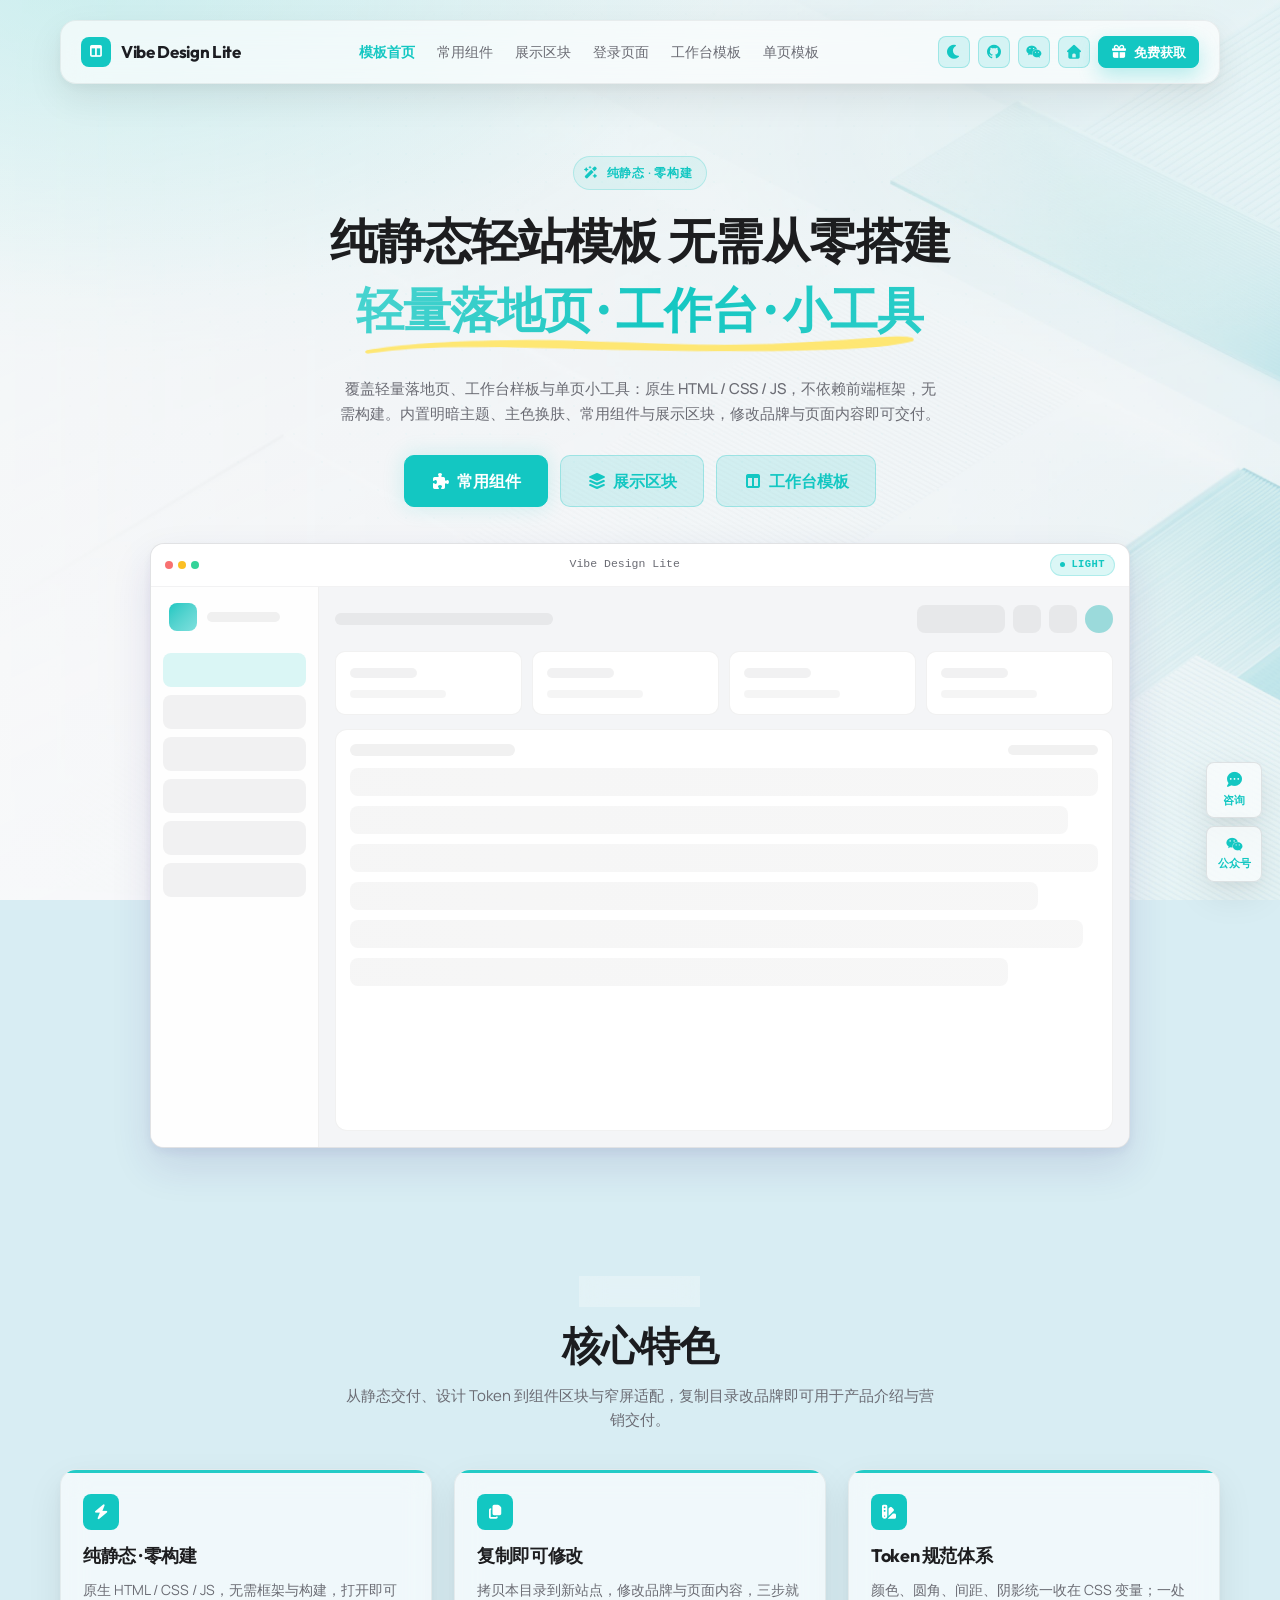
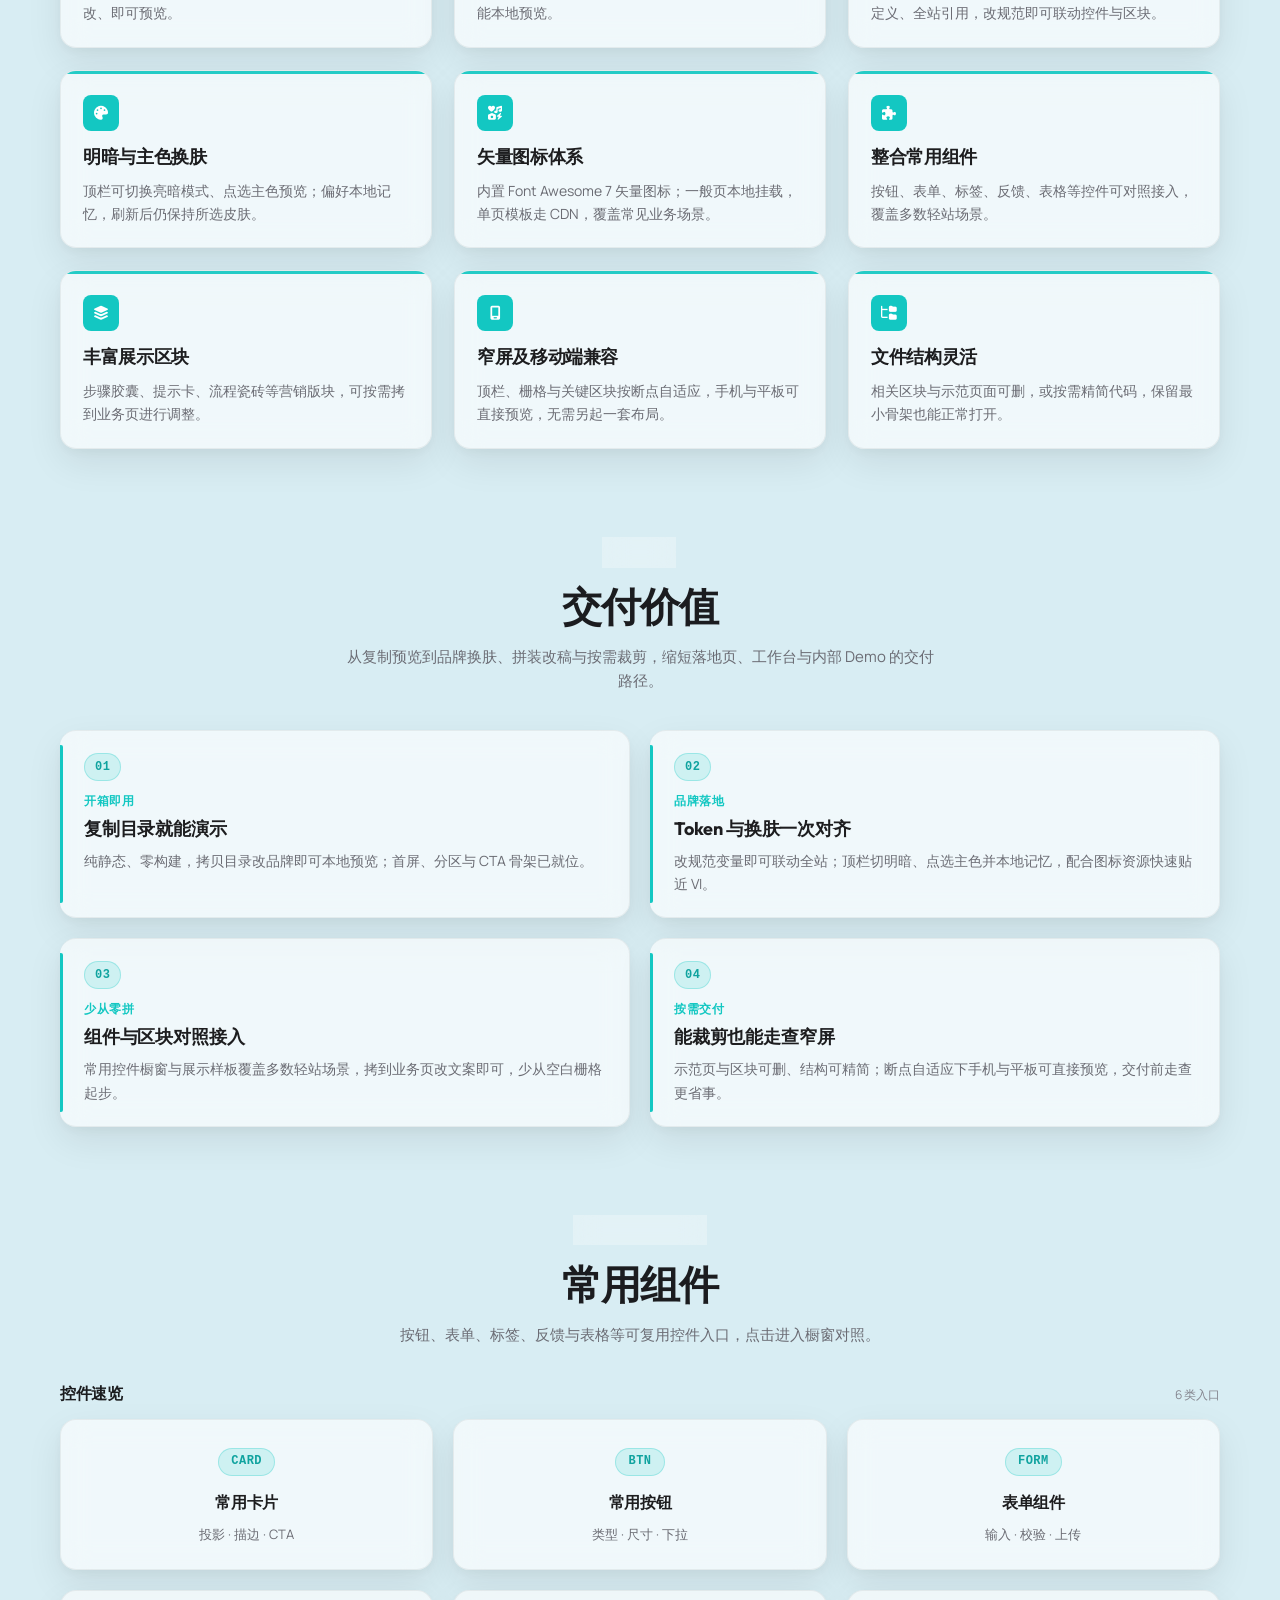
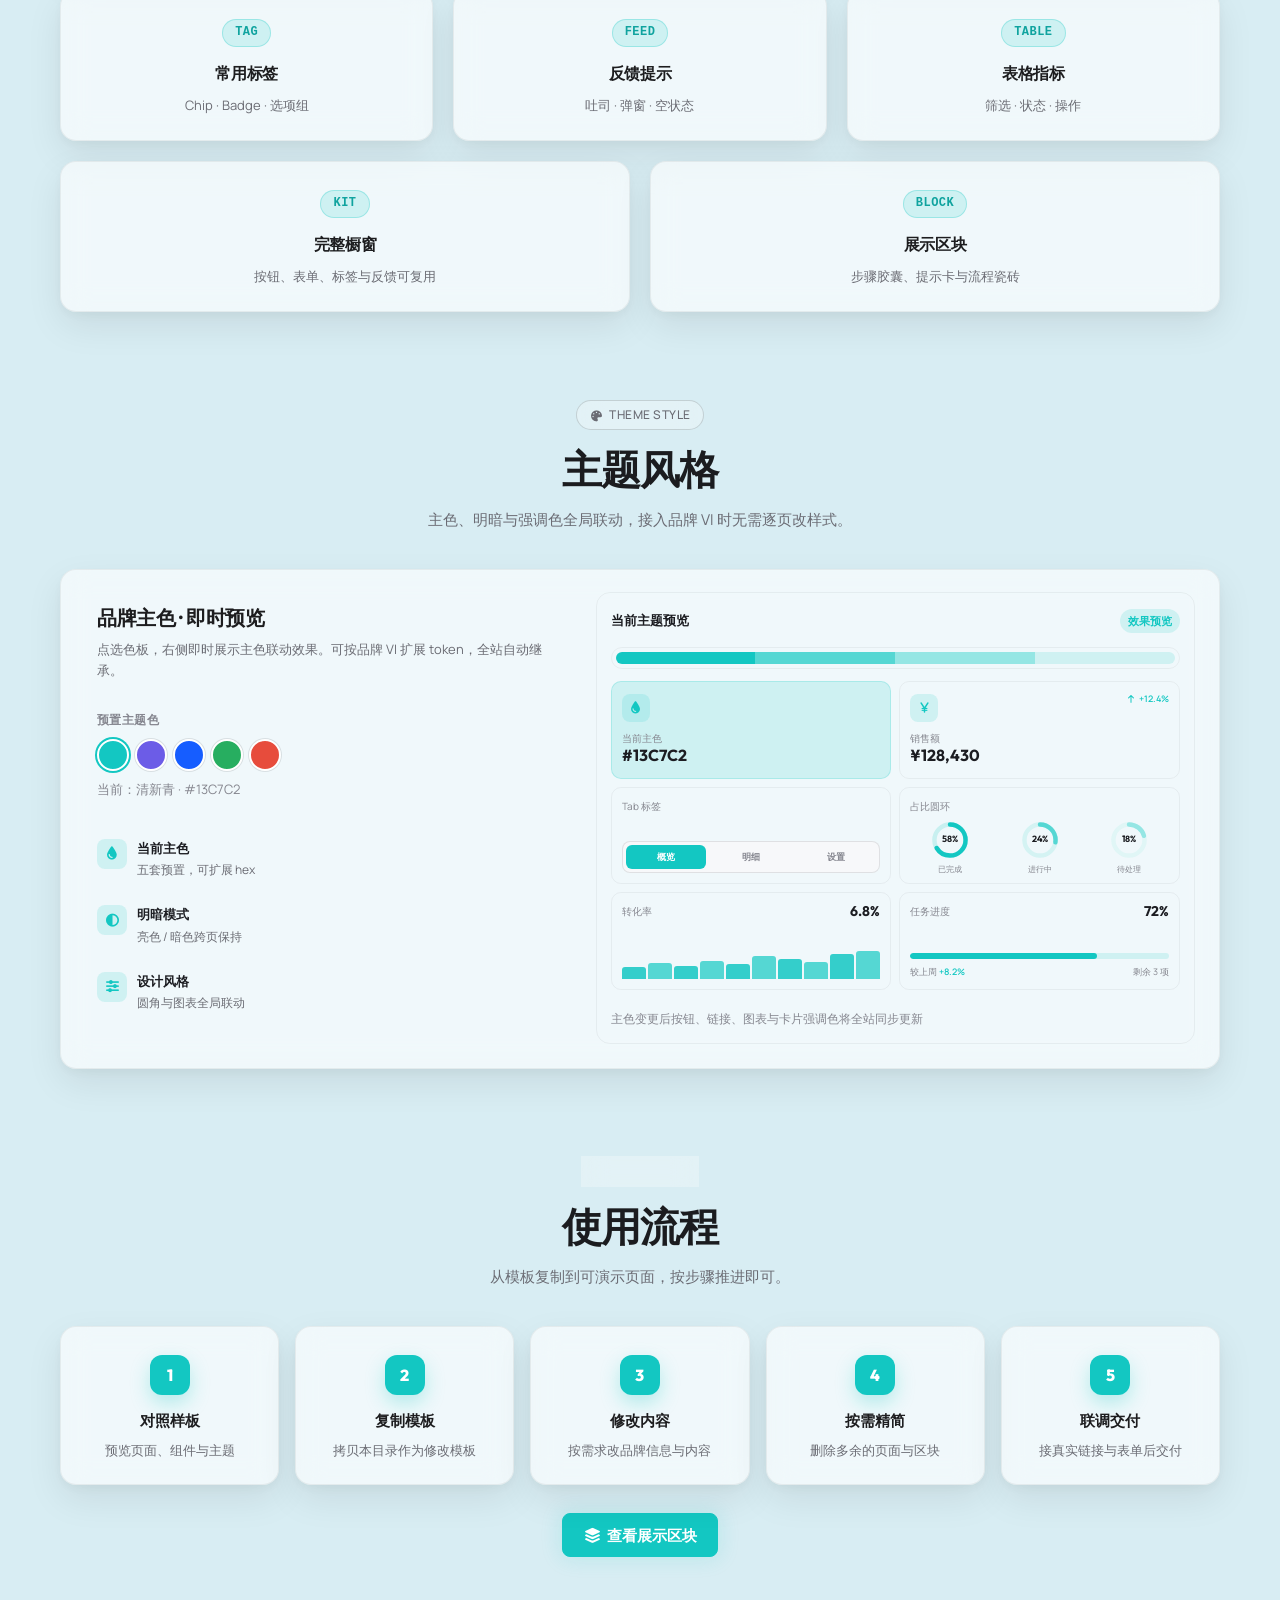
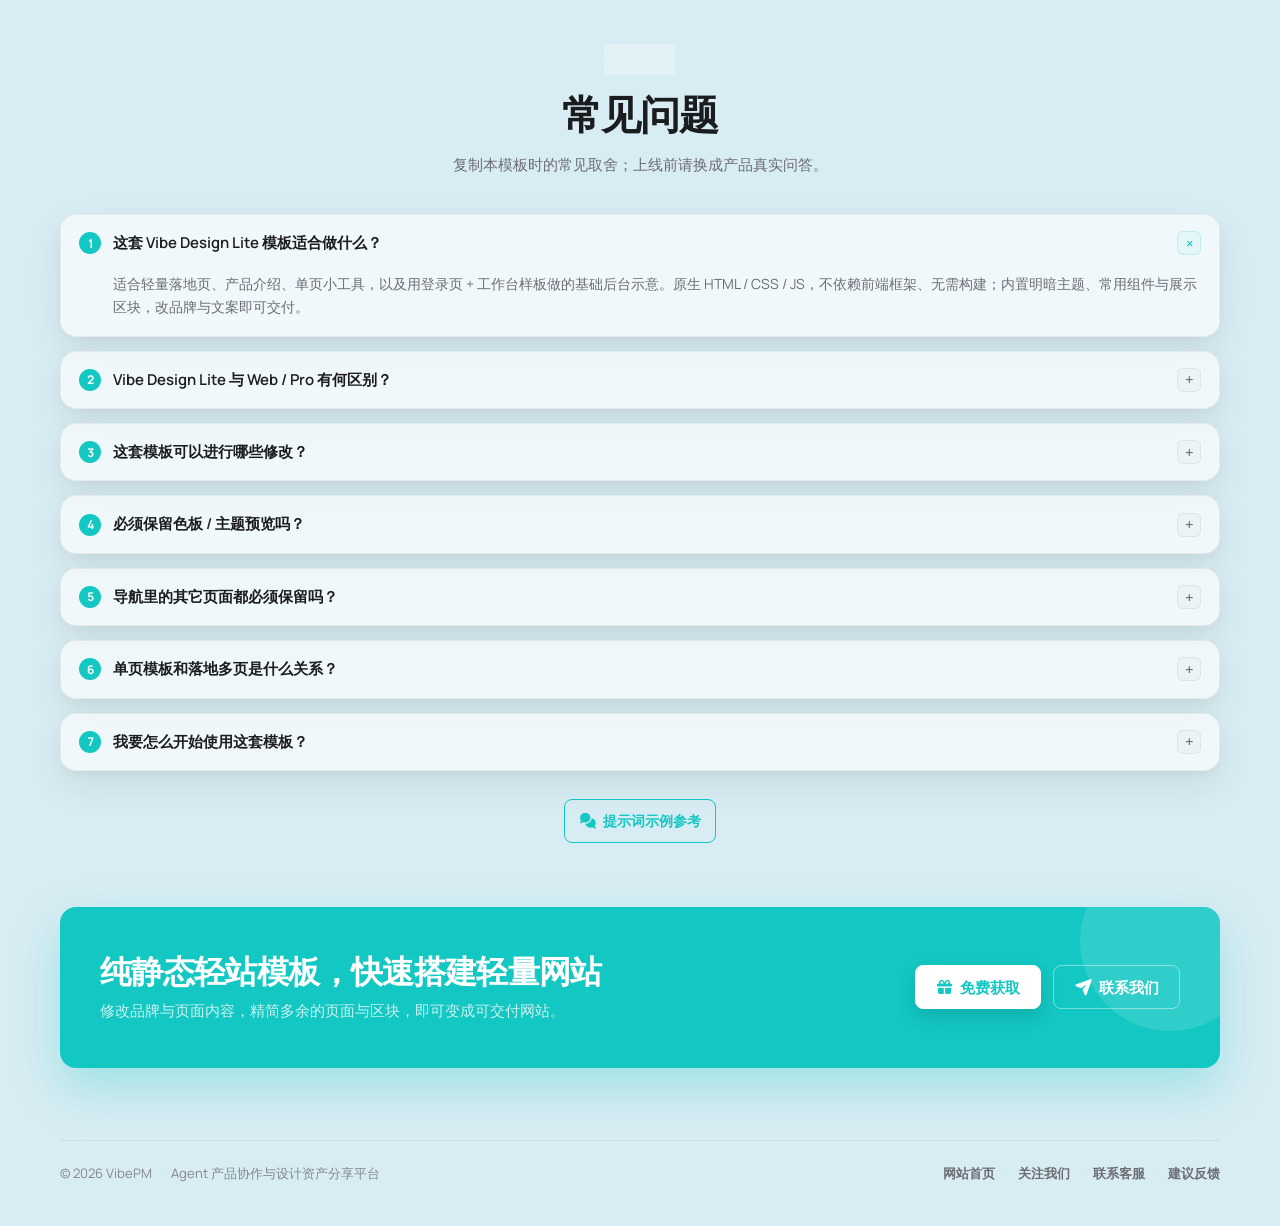
<file: index.html>
<!DOCTYPE html>
<html lang="zh-CN">
<head>
  <meta charset="UTF-8" />
  <meta name="viewport" content="width=device-width, initial-scale=1" />
  <title>Vibe Design Lite — 轻量静态落地页模板 | VibePM</title>
  <meta name="description" content="Vibe Design Lite：纯静态 HTML/CSS/JS 轻站模板，含落地介绍、组件橱窗、展示区块，以及可选登录页与工作台样板；复制目录改品牌即可预览。" />
  <meta name="keywords" content="Vibe Design Lite,落地页模板,轻站,静态站,工作台,lite-site,VibePM,组件橱窗,FAQ" />
  <meta name="author" content="VibePM" />
  <meta name="theme-color" content="#13c7c2" />
  <script src="./assets/common/js/theme.js"></script>
  <link rel="stylesheet" href="./vendor/fontawesome_free/css/all.min.css" />
  <link rel="stylesheet" href="./assets/common/css/global.css" />
  <link rel="stylesheet" href="./assets/common/css/chrome.css" />
  <link rel="stylesheet" href="./assets/common/css/components.css" />
  <link rel="stylesheet" href="./css/index.css" />
  <link rel="stylesheet" href="./assets/effects/hero-accent-stroke/hero-accent-stroke.css" />
  <link rel="icon" href="./assets/images/logo.svg" type="image/svg+xml">
</head>
<body id="top" class="wa-landing-cover">
  <div class="wa-landing-bg" aria-hidden="true">
    <div class="wa-landing-bg__image"></div>
    <div class="wa-landing-bg__glow"></div>
    <div class="wa-landing-bg__aura"></div>
    <div class="wa-landing-bg__dots"></div>
  </div>

  <div class="wa-shell">
    <div class="wa-nav-shell">
      <div class="wa-nav-shell__inner">
        <header class="wa-nav wa-nav--card">
          <a class="wa-brand" href="#top" aria-label="Vibe Design Lite，返回顶部">
            <span class="wa-brand__mark" aria-hidden="true"><i class="fa-solid fa-table-columns"></i></span>
            <span class="wa-brand__name">Vibe Design Lite</span>
          </a>

          <nav class="wa-nav__links" aria-label="主导航">
            <a href="./index.html" aria-current="page">模板首页</a>
            <a href="./components.html">常用组件</a>
            <a href="./showcase.html">展示区块</a>
            <a href="./login.html" target="_blank" rel="noopener noreferrer">登录页面</a>
            <a href="./shell-dashboard.html" target="_blank" rel="noopener noreferrer">工作台模板</a>
            <a href="./tool.html" target="_blank" rel="noopener noreferrer">单页模板</a>
          </nav>

          <div class="wa-nav__actions">
            <button
              type="button"
              class="wa-nav__icon-btn wa-nav__icon-btn--aux"
              data-wa-theme-toggle
              aria-pressed="false"
              aria-label="切换主题"
              title="切换主题"
            >
              <i class="fa-regular fa-moon" aria-hidden="true"></i>
            </button>
            <a
              class="wa-nav__icon-btn wa-nav__icon-btn--aux"
              href="https://github.com/vibepm666/vibe-design-lite"
              target="_blank"
              rel="noopener noreferrer"
              aria-label="GitHub 开源仓库"
              title="GitHub"
            >
              <i class="fa-brands fa-github" aria-hidden="true"></i>
            </a>
            <button type="button" class="wa-nav__icon-btn wa-nav__icon-btn--aux" data-modal-open="wechat-modal" aria-label="关注公众号" title="关注公众号">
              <i class="fa-brands fa-weixin" aria-hidden="true"></i>
            </button>
            <a
              class="wa-nav__icon-btn wa-nav__icon-btn--aux"
              href="https://www.vibepm.net/"
              target="_blank"
              rel="noopener noreferrer"
              aria-label="网站首页"
              title="网站首页"
            >
              <i class="fa-solid fa-house" aria-hidden="true"></i>
            </a>
            <a
              class="wa-btn wa-btn--primary wa-btn--sm wa-nav__home"
              href="https://www.vibepm.net/home/templates/"
              target="_blank"
              rel="noopener noreferrer"
              aria-label="免费获取"
            >
              <i class="fa-solid fa-gift" aria-hidden="true"></i>
              <span class="wa-nav__home-label">免费获取</span>
            </a>
            <button
              type="button"
              class="wa-nav__toggle"
              data-nav-toggle
              aria-expanded="false"
              aria-controls="nav-drawer"
              aria-label="打开菜单"
            >
              <i class="fa-solid fa-bars" aria-hidden="true"></i>
            </button>
          </div>
        </header>

        <div class="wa-nav__drawer" id="nav-drawer" data-nav-drawer>
          <nav aria-label="移动导航">
            <a href="./index.html" aria-current="page">介绍首页</a>
            <a href="./components.html">常用组件</a>
            <a href="./showcase.html">展示区块</a>
            <a href="./login.html" target="_blank" rel="noopener noreferrer">登录页面</a>
            <a href="./shell-dashboard.html" target="_blank" rel="noopener noreferrer">工作台模板</a>
            <a href="./tool.html" target="_blank" rel="noopener noreferrer">单页模板</a>
          </nav>
        </div>
      </div>
    </div>

    <main class="wa-main">
      <section class="wa-hero wa-hero--pro">
        <div class="wa-container">
          <div class="wa-hero__copy">
            <p class="wa-hero__eyebrow"><i class="fa-solid fa-wand-magic-sparkles" aria-hidden="true"></i> 纯静态 · 零构建</p>
            <h1 class="wa-hero__title">
              <span class="wa-hero__sub">
                纯静态轻站模板 无需从零搭建
                <span class="wa-hero__accent">轻量落地页 · 工作台 · 小工具<svg class="wa-hero__accent-stroke" viewBox="0 0 282 18" preserveAspectRatio="none" aria-hidden="true"><path d="M3 9.5C22 4.8 52 2.6 84 3.4c34 .9 66 5.2 100 5.8 26 .5 52-1.8 78-4.2 6.4-.6 12.2-.8 16.8.4 1.6.4 1.8 2.6.2 3.2-10 3.6-24 4.8-38 5.4-36 1.4-72 .2-107-1.6C99 10.8 66 7.2 34 8.6 20 9.2 9.5 11.2 4.2 12.2 2.2 12.6 1.4 10.6 3 9.5Z"/></svg></span>
              </span>
            </h1>
            <p class="wa-hero__lead">覆盖轻量落地页、工作台样板与单页小工具：原生 HTML / CSS / JS，不依赖前端框架，无需构建。内置明暗主题、主色换肤、常用组件与展示区块，修改品牌与页面内容即可交付。</p>
            <div class="wa-hero__actions">
              <a class="wa-btn wa-btn--primary wa-btn--lg" href="./components.html">
                <i class="fa-solid fa-puzzle-piece" aria-hidden="true"></i>
                常用组件
              </a>
              <a class="wa-btn wa-btn--soft wa-btn--lg" href="./showcase.html">
                <i class="fa-solid fa-layer-group" aria-hidden="true"></i>
                展示区块
              </a>
              <a
                class="wa-btn wa-btn--soft wa-btn--lg"
                href="./shell-dashboard.html"
                target="_blank"
                rel="noopener noreferrer"
              >
                <i class="fa-solid fa-table-columns" aria-hidden="true"></i>
                工作台模板
              </a>
            </div>
          </div>

          <div class="wa-hero-demo" aria-label="产品界面示意">
            <div class="wa-stage">
              <div class="wa-stage__chrome">
                <div class="wa-stage__dots" aria-hidden="true"><span></span><span></span><span></span></div>
                <span class="wa-stage__meta">Vibe Design Lite</span>
                <span class="wa-stage__status">
                  <span class="wa-stage__status-light">LIGHT</span>
                  <span class="wa-stage__status-dark">DARK</span>
                </span>
              </div>
              <div class="wa-hero-demo__screens" aria-hidden="true">
                <div class="wa-admin-skel">
                  <aside class="wa-admin-skel__side">
                    <div class="wa-admin-skel__brand">
                      <span class="wa-admin-skel__logo"></span>
                      <span class="wa-admin-skel__bar wa-admin-skel__bar--sm" style="width: 56%"></span>
                    </div>
                    <div class="wa-admin-skel__nav">
                      <span class="wa-admin-skel__nav-item is-active"></span>
                      <span class="wa-admin-skel__nav-item"></span>
                      <span class="wa-admin-skel__nav-item"></span>
                      <span class="wa-admin-skel__nav-item"></span>
                      <span class="wa-admin-skel__nav-item"></span>
                      <span class="wa-admin-skel__nav-item"></span>
                    </div>
                  </aside>
                  <div class="wa-admin-skel__main">
                    <div class="wa-admin-skel__top">
                      <span class="wa-admin-skel__bar" style="width: 28%"></span>
                      <div class="wa-admin-skel__top-tools">
                        <span class="wa-admin-skel__chip"></span>
                        <span class="wa-admin-skel__dot"></span>
                        <span class="wa-admin-skel__dot"></span>
                        <span class="wa-admin-skel__avatar"></span>
                      </div>
                    </div>
                    <div class="wa-admin-skel__stats">
                      <div class="wa-admin-skel__stat"></div>
                      <div class="wa-admin-skel__stat"></div>
                      <div class="wa-admin-skel__stat"></div>
                      <div class="wa-admin-skel__stat"></div>
                    </div>
                    <div class="wa-admin-skel__panel">
                      <div class="wa-admin-skel__panel-head">
                        <span class="wa-admin-skel__bar" style="width: 22%"></span>
                        <span class="wa-admin-skel__bar wa-admin-skel__bar--sm" style="width: 12%"></span>
                      </div>
                      <div class="wa-admin-skel__rows">
                        <span class="wa-admin-skel__row"></span>
                        <span class="wa-admin-skel__row"></span>
                        <span class="wa-admin-skel__row"></span>
                        <span class="wa-admin-skel__row"></span>
                        <span class="wa-admin-skel__row"></span>
                        <span class="wa-admin-skel__row"></span>
                      </div>
                    </div>
                  </div>
                </div>
              </div>
            </div>
          </div>
        </div>
      </section>

      <section class="wa-section" id="features">
        <div class="wa-container">
          <div class="wa-section__head">
            <p class="wa-section__eyebrow"><i class="fa-solid fa-layer-group" aria-hidden="true"></i> Highlights</p>
            <h2 class="wa-section__title">核心特色</h2>
            <p class="wa-section__desc">从静态交付、设计 Token 到组件区块与窄屏适配，复制目录改品牌即可用于产品介绍与营销交付。</p>
          </div>
          <div class="wa-features">
            <article class="wa-feature">
              <div class="wa-feature__icon"><i class="fa-solid fa-bolt" aria-hidden="true"></i></div>
              <h3 class="wa-feature__title">纯静态 · 零构建</h3>
              <p class="wa-feature__text">原生 HTML / CSS / JS，无需框架与构建，打开即可改、即可预览。</p>
            </article>
            <article class="wa-feature">
              <div class="wa-feature__icon"><i class="fa-solid fa-copy" aria-hidden="true"></i></div>
              <h3 class="wa-feature__title">复制即可修改</h3>
              <p class="wa-feature__text">拷贝本目录到新站点，修改品牌与页面内容，三步就能本地预览。</p>
            </article>
            <article class="wa-feature">
              <div class="wa-feature__icon"><i class="fa-solid fa-swatchbook" aria-hidden="true"></i></div>
              <h3 class="wa-feature__title">Token 规范体系</h3>
              <p class="wa-feature__text">颜色、圆角、间距、阴影统一收在 CSS 变量；一处定义、全站引用，改规范即可联动控件与区块。</p>
            </article>
            <article class="wa-feature">
              <div class="wa-feature__icon"><i class="fa-solid fa-palette" aria-hidden="true"></i></div>
              <h3 class="wa-feature__title">明暗与主色换肤</h3>
              <p class="wa-feature__text">顶栏可切换亮暗模式、点选主色预览；偏好本地记忆，刷新后仍保持所选皮肤。</p>
            </article>
            <article class="wa-feature">
              <div class="wa-feature__icon"><i class="fa-solid fa-icons" aria-hidden="true"></i></div>
              <h3 class="wa-feature__title">矢量图标体系</h3>
              <p class="wa-feature__text">内置 Font Awesome 7 矢量图标；一般页本地挂载，单页模板走 CDN，覆盖常见业务场景。</p>
            </article>
            <article class="wa-feature">
              <div class="wa-feature__icon"><i class="fa-solid fa-puzzle-piece" aria-hidden="true"></i></div>
              <h3 class="wa-feature__title">整合常用组件</h3>
              <p class="wa-feature__text">按钮、表单、标签、反馈、表格等控件可对照接入，覆盖多数轻站场景。</p>
            </article>
            <article class="wa-feature">
              <div class="wa-feature__icon"><i class="fa-solid fa-layer-group" aria-hidden="true"></i></div>
              <h3 class="wa-feature__title">丰富展示区块</h3>
              <p class="wa-feature__text">步骤胶囊、提示卡、流程瓷砖等营销版块，可按需拷到业务页进行调整。</p>
            </article>
            <article class="wa-feature">
              <div class="wa-feature__icon"><i class="fa-solid fa-mobile-screen" aria-hidden="true"></i></div>
              <h3 class="wa-feature__title">窄屏及移动端兼容</h3>
              <p class="wa-feature__text">顶栏、栅格与关键区块按断点自适应，手机与平板可直接预览，无需另起一套布局。</p>
            </article>
            <article class="wa-feature">
              <div class="wa-feature__icon"><i class="fa-solid fa-folder-tree" aria-hidden="true"></i></div>
              <h3 class="wa-feature__title">文件结构灵活</h3>
              <p class="wa-feature__text">相关区块与示范页面可删，或按需精简代码，保留最小骨架也能正常打开。</p>
            </article>
          </div>
        </div>
      </section>

      <section class="wa-section wa-section--muted" id="value">
        <div class="wa-container">
          <div class="wa-section__head">
            <p class="wa-section__eyebrow"><i class="fa-solid fa-handshake" aria-hidden="true"></i> Why</p>
            <h2 class="wa-section__title">交付价值</h2>
            <p class="wa-section__desc">从复制预览到品牌换肤、拼装改稿与按需裁剪，缩短落地页、工作台与内部 Demo 的交付路径。</p>
          </div>
          <div class="wa-value-grid">
            <article class="wa-value">
              <span class="wa-value__index" aria-hidden="true">01</span>
              <div class="wa-value__content">
                <p class="wa-value__kicker">开箱即用</p>
                <h3 class="wa-value__title">复制目录就能演示</h3>
                <p class="wa-value__text">纯静态、零构建，拷贝目录改品牌即可本地预览；首屏、分区与 CTA 骨架已就位。</p>
              </div>
            </article>
            <article class="wa-value">
              <span class="wa-value__index" aria-hidden="true">02</span>
              <div class="wa-value__content">
                <p class="wa-value__kicker">品牌落地</p>
                <h3 class="wa-value__title">Token 与换肤一次对齐</h3>
                <p class="wa-value__text">改规范变量即可联动全站；顶栏切明暗、点选主色并本地记忆，配合图标资源快速贴近 VI。</p>
              </div>
            </article>
            <article class="wa-value">
              <span class="wa-value__index" aria-hidden="true">03</span>
              <div class="wa-value__content">
                <p class="wa-value__kicker">少从零拼</p>
                <h3 class="wa-value__title">组件与区块对照接入</h3>
                <p class="wa-value__text">常用控件橱窗与展示样板覆盖多数轻站场景，拷到业务页改文案即可，少从空白栅格起步。</p>
              </div>
            </article>
            <article class="wa-value">
              <span class="wa-value__index" aria-hidden="true">04</span>
              <div class="wa-value__content">
                <p class="wa-value__kicker">按需交付</p>
                <h3 class="wa-value__title">能裁剪也能走查窄屏</h3>
                <p class="wa-value__text">示范页与区块可删、结构可精简；断点自适应下手机与平板可直接预览，交付前走查更省事。</p>
              </div>
            </article>
          </div>
        </div>
      </section>

      <section class="wa-section" id="kit">
        <div class="wa-container">
          <div class="wa-section__head">
            <p class="wa-section__eyebrow"><i class="fa-solid fa-puzzle-piece" aria-hidden="true"></i> Components</p>
            <h2 class="wa-section__title">常用组件</h2>
            <p class="wa-section__desc">按钮、表单、标签、反馈与表格等可复用控件入口，点击进入橱窗对照。</p>
          </div>

          <div class="wa-template-head"><h3>控件速览</h3><span>6 类入口</span></div>
          <div class="wa-export-grid wa-export-grid--3">
            <a class="wa-export-card" href="./components.html#kit-cards">
              <span class="wa-export-card__ext">CARD</span>
              <h3>常用卡片</h3>
              <p>投影 · 描边 · CTA</p>
            </a>
            <a class="wa-export-card" href="./components.html#kit-buttons">
              <span class="wa-export-card__ext">BTN</span>
              <h3>常用按钮</h3>
              <p>类型 · 尺寸 · 下拉</p>
            </a>
            <a class="wa-export-card" href="./components.html#kit-forms">
              <span class="wa-export-card__ext">FORM</span>
              <h3>表单组件</h3>
              <p>输入 · 校验 · 上传</p>
            </a>
            <a class="wa-export-card" href="./components.html#kit-tags">
              <span class="wa-export-card__ext">TAG</span>
              <h3>常用标签</h3>
              <p>Chip · Badge · 选项组</p>
            </a>
            <a class="wa-export-card" href="./components.html#kit-feedback">
              <span class="wa-export-card__ext">FEED</span>
              <h3>反馈提示</h3>
              <p>吐司 · 弹窗 · 空状态</p>
            </a>
            <a class="wa-export-card" href="./components.html#kit-table">
              <span class="wa-export-card__ext">TABLE</span>
              <h3>表格指标</h3>
              <p>筛选 · 状态 · 操作</p>
            </a>
          </div>

          <div class="wa-export-grid wa-export-grid--2">
            <a class="wa-export-card" href="./components.html">
              <span class="wa-export-card__ext">KIT</span>
              <h3>完整橱窗</h3>
              <p>按钮、表单、标签与反馈可复用</p>
            </a>
            <a class="wa-export-card" href="./showcase.html">
              <span class="wa-export-card__ext">BLOCK</span>
              <h3>展示区块</h3>
              <p>步骤胶囊、提示卡与流程瓷砖</p>
            </a>
          </div>
        </div>
      </section>

      <section class="wa-section wa-section--muted" id="theme">
        <div class="wa-container">
          <div class="wa-section__head">
            <p class="wa-section__eyebrow"><i class="fa-solid fa-palette" aria-hidden="true"></i> Theme Style</p>
            <h2 class="wa-section__title">主题风格</h2>
            <p class="wa-section__desc">主色、明暗与强调色全局联动，接入品牌 VI 时无需逐页改样式。</p>
          </div>
          <div class="wa-theme-studio">
            <div class="wa-theme-studio__row">
              <div class="wa-theme-studio__controls">
                <div class="wa-theme-studio__intro">
                  <h3>品牌主色 · 即时预览</h3>
                  <p>点选色板，右侧即时展示主色联动效果。可按品牌 VI 扩展 token，全站自动继承。</p>
                </div>
                <div class="wa-theme-studio__panel">
                  <span class="wa-theme-studio__swatches-label">预置主题色</span>
                  <div class="wa-swatches" role="list" aria-label="主题色" data-theme-swatches>
                    <button class="wa-swatch is-active" type="button" data-color="#13C7C2" data-label="清新青" style="background:#13C7C2" title="清新青" aria-label="清新青"></button>
                    <button class="wa-swatch" type="button" data-color="#6C5CE7" data-label="品牌紫" style="background:#6C5CE7" title="品牌紫" aria-label="品牌紫"></button>
                    <button class="wa-swatch" type="button" data-color="#165DFF" data-label="科技蓝" style="background:#165DFF" title="科技蓝" aria-label="科技蓝"></button>
                    <button class="wa-swatch" type="button" data-color="#27AE60" data-label="生机绿" style="background:#27AE60" title="生机绿" aria-label="生机绿"></button>
                    <button class="wa-swatch" type="button" data-color="#E74C3C" data-label="活力橙" style="background:#E74C3C" title="活力橙" aria-label="活力橙"></button>
                  </div>
                  <p class="wa-swatch-label" data-swatch-label>当前：清新青 · #13C7C2</p>
                </div>
                <ul class="wa-theme-points" aria-label="主题能力">
                  <li>
                    <span class="wa-theme-points__icon" aria-hidden="true"><i class="fa-solid fa-droplet"></i></span>
                    <span><strong>当前主色</strong>五套预置，可扩展 hex</span>
                  </li>
                  <li>
                    <span class="wa-theme-points__icon" aria-hidden="true"><i class="fa-solid fa-circle-half-stroke"></i></span>
                    <span><strong>明暗模式</strong>亮色 / 暗色跨页保持</span>
                  </li>
                  <li>
                    <span class="wa-theme-points__icon" aria-hidden="true"><i class="fa-solid fa-sliders"></i></span>
                    <span><strong>设计风格</strong>圆角与图表全局联动</span>
                  </li>
                </ul>
              </div>
              <div class="wa-theme-preview" aria-label="当前主题预览">
                <div class="wa-theme-preview__head">
                  <span>当前主题预览</span>
                  <span class="wa-theme-preview__tag">效果预览</span>
                </div>
                <div class="wa-theme-preview__bar" aria-hidden="true"><span></span><span></span><span></span><span></span></div>
                <div class="wa-theme-preview__cards" aria-hidden="true">
                  <article class="wa-theme-preview__card wa-theme-preview__card--accent wa-theme-preview__card--stack">
                    <span class="wa-theme-preview__card-icon" aria-hidden="true"><i class="fa-solid fa-droplet"></i></span>
                    <div class="wa-theme-preview__card-body">
                      <span>当前主色</span>
                      <strong data-preview-hex>#13C7C2</strong>
                    </div>
                  </article>
                  <article class="wa-theme-preview__card wa-theme-preview__card--stack wa-theme-preview__card--has-badge">
                    <em class="wa-theme-preview__card-delta"><i class="fa-solid fa-arrow-up" aria-hidden="true"></i>+12.4%</em>
                    <span class="wa-theme-preview__card-icon" aria-hidden="true"><i class="fa-solid fa-yen-sign"></i></span>
                    <div class="wa-theme-preview__card-body">
                      <span>销售额</span>
                      <strong>¥128,430</strong>
                    </div>
                  </article>
                  <article class="wa-theme-preview__card">
                    <span class="wa-theme-preview__card-label">Tab 标签</span>
                    <div class="wa-theme-preview__card-tabs">
                      <span class="is-active">概览</span>
                      <span>明细</span>
                      <span>设置</span>
                    </div>
                  </article>
                  <article class="wa-theme-preview__card">
                    <span class="wa-theme-preview__card-label">占比圆环</span>
                    <div class="wa-theme-preview__ring-group">
                      <div class="wa-theme-preview__ring-item">
                        <div class="wa-theme-preview__card-ring">
                          <svg viewBox="0 0 36 36" aria-hidden="true">
                            <circle cx="18" cy="18" r="14" fill="none" stroke="currentColor" stroke-width="4" opacity="0.18"></circle>
                            <circle cx="18" cy="18" r="14" fill="none" stroke="currentColor" stroke-width="4" stroke-dasharray="58 100" stroke-linecap="round" transform="rotate(-90 18 18)"></circle>
                          </svg>
                          <span>58%</span>
                        </div>
                        <span class="wa-theme-preview__ring-label">已完成</span>
                      </div>
                      <div class="wa-theme-preview__ring-item">
                        <div class="wa-theme-preview__card-ring">
                          <svg viewBox="0 0 36 36" aria-hidden="true">
                            <circle cx="18" cy="18" r="14" fill="none" stroke="currentColor" stroke-width="4" opacity="0.18"></circle>
                            <circle cx="18" cy="18" r="14" fill="none" stroke="currentColor" stroke-width="4" stroke-dasharray="24 100" stroke-linecap="round" transform="rotate(-90 18 18)"></circle>
                          </svg>
                          <span>24%</span>
                        </div>
                        <span class="wa-theme-preview__ring-label">进行中</span>
                      </div>
                      <div class="wa-theme-preview__ring-item">
                        <div class="wa-theme-preview__card-ring">
                          <svg viewBox="0 0 36 36" aria-hidden="true">
                            <circle cx="18" cy="18" r="14" fill="none" stroke="currentColor" stroke-width="4" opacity="0.18"></circle>
                            <circle cx="18" cy="18" r="14" fill="none" stroke="currentColor" stroke-width="4" stroke-dasharray="18 100" stroke-linecap="round" transform="rotate(-90 18 18)"></circle>
                          </svg>
                          <span>18%</span>
                        </div>
                        <span class="wa-theme-preview__ring-label">待处理</span>
                      </div>
                    </div>
                  </article>
                  <article class="wa-theme-preview__card">
                    <div class="wa-theme-preview__card-top">
                      <span class="wa-theme-preview__card-label">转化率</span>
                      <strong class="wa-theme-preview__card-value is-sm">6.8%</strong>
                    </div>
                    <div class="wa-theme-preview__card-chart">
                      <span style="height:38%"></span><span style="height:52%"></span><span style="height:42%"></span><span style="height:58%"></span><span style="height:46%"></span><span style="height:72%"></span><span style="height:64%"></span><span style="height:55%"></span><span style="height:80%"></span><span style="height:88%"></span>
                    </div>
                  </article>
                  <article class="wa-theme-preview__card">
                    <div class="wa-theme-preview__card-top">
                      <span class="wa-theme-preview__card-label">任务进度</span>
                      <strong class="wa-theme-preview__card-value is-sm">72%</strong>
                    </div>
                    <div class="wa-theme-preview__card-progress"><span style="width:72%"></span></div>
                    <div class="wa-theme-preview__card-foot">
                      <span>较上周 <strong class="is-up">+8.2%</strong></span>
                      <span>剩余 3 项</span>
                    </div>
                  </article>

                </div>
                <p class="wa-theme-preview__note">主色变更后按钮、链接、图表与卡片强调色将全站同步更新</p>
              </div>
            </div>
          </div>
        </div>
      </section>

      <section class="wa-section" id="workflow">
        <div class="wa-container">
          <div class="wa-section__head">
            <p class="wa-section__eyebrow"><i class="fa-solid fa-route" aria-hidden="true"></i> Workflow</p>
            <h2 class="wa-section__title">使用流程</h2>
            <p class="wa-section__desc">从模板复制到可演示页面，按步骤推进即可。</p>
          </div>
          <div class="wa-steps">
            <div class="wa-step"><span class="wa-step__num">1</span><strong>对照样板</strong><span>预览页面、组件与主题</span></div>
            <div class="wa-step"><span class="wa-step__num">2</span><strong>复制模板</strong><span>拷贝本目录作为修改模板</span></div>
            <div class="wa-step"><span class="wa-step__num">3</span><strong>修改内容</strong><span>按需求改品牌信息与内容</span></div>
            <div class="wa-step"><span class="wa-step__num">4</span><strong>按需精简</strong><span>删除多余的页面与区块</span></div>
            <div class="wa-step"><span class="wa-step__num">5</span><strong>联调交付</strong><span>接真实链接与表单后交付</span></div>
          </div>
          <div class="wa-workflow-cta">
            <a class="wa-btn wa-btn--primary wa-btn--lg" href="./showcase.html">
              <i class="fa-solid fa-layer-group" aria-hidden="true"></i>
              查看展示区块
            </a>
          </div>
        </div>
      </section>

      <section class="wa-section" id="faq">
        <div class="wa-container">
          <div class="wa-section__head">
            <p class="wa-section__eyebrow"><i class="fa-regular fa-circle-question" aria-hidden="true"></i> FAQ</p>
            <h2 class="wa-section__title">常见问题</h2>
            <p class="wa-section__desc">复制本模板时的常见取舍；上线前请换成产品真实问答。</p>
          </div>
          <div class="wa-faq" data-faq data-faq-accordion>
            <div class="wa-faq__item is-open">
              <button type="button" class="wa-faq__q" aria-expanded="true">
                <span class="wa-faq__label"><span class="wa-faq__index" aria-hidden="true">1</span>这套 Vibe Design Lite 模板适合做什么？</span>
                <span class="wa-faq__toggle" aria-hidden="true"></span>
              </button>
              <div class="wa-faq__a">适合轻量落地页、产品介绍、单页小工具，以及用登录页 + 工作台样板做的基础后台示意。原生 HTML / CSS / JS，不依赖前端框架、无需构建；内置明暗主题、常用组件与展示区块，改品牌与文案即可交付。</div>
            </div>
            <div class="wa-faq__item">
              <button type="button" class="wa-faq__q" aria-expanded="false">
                <span class="wa-faq__label"><span class="wa-faq__index" aria-hidden="true">2</span>Vibe Design Lite 与 Web / Pro 有何区别？</span>
                <span class="wa-faq__toggle" aria-hidden="true"></span>
              </button>
              <div class="wa-faq__a">Vibe Design Lite 是轻量化的纯静态站模板，覆盖落地页、工作台样板与单页小工具。<a href="../web/index.html" target="_blank" rel="noopener noreferrer">Vibe Design Web</a> 面向官网 / 落地页，整合完整前端组件库与布局、区块资源，配合 Agent 选型生成页面。<a href="../pro/index.html" target="_blank" rel="noopener noreferrer">Vibe Design Pro</a> 则是完整管理后台（Vue / Arco 等），与 Lite 工作台不是同一套。要纯静态轻交付选 Lite；要 Web 母版与区块库存选 Web；要正式中后台选 Pro。</div>
            </div>
            <div class="wa-faq__item">
              <button type="button" class="wa-faq__q" aria-expanded="false">
                <span class="wa-faq__label"><span class="wa-faq__index" aria-hidden="true">3</span>这套模板可以进行哪些修改？</span>
                <span class="wa-faq__toggle" aria-hidden="true"></span>
              </button>
              <div class="wa-faq__a">你可以在现有模板的基础上修改品牌 LOGO、名称、主题色，同时还可以新增页面或删除页面，以及对页面结构和样式进行修改，也可以完善和新增相关的交互组件。</div>
            </div>
            <div class="wa-faq__item">
              <button type="button" class="wa-faq__q" aria-expanded="false">
                <span class="wa-faq__label"><span class="wa-faq__index" aria-hidden="true">4</span>必须保留色板 / 主题预览吗？</span>
                <span class="wa-faq__toggle" aria-hidden="true"></span>
              </button>
              <div class="wa-faq__a">不必。页内「品牌主色 · 即时预览」仅供演示，正式站可整段删除，在 global.css 写死主色即可。顶栏明暗切换与色板预览是两回事，可单独保留。</div>
            </div>
            <div class="wa-faq__item">
              <button type="button" class="wa-faq__q" aria-expanded="false">
                <span class="wa-faq__label"><span class="wa-faq__index" aria-hidden="true">5</span>导航里的其它页面都必须保留吗？</span>
                <span class="wa-faq__toggle" aria-hidden="true"></span>
              </button>
              <div class="wa-faq__a">不必。组件橱窗、展示样板、登录页、工作台与单页模板都是可选示范：纯营销站可删对应文件并去掉导航入口；需要对照控件、拷贝区块或做基础后台示意时再保留。</div>
            </div>
            <div class="wa-faq__item">
              <button type="button" class="wa-faq__q" aria-expanded="false">
                <span class="wa-faq__label"><span class="wa-faq__index" aria-hidden="true">6</span>单页模板和落地多页是什么关系？</span>
                <span class="wa-faq__toggle" aria-hidden="true"></span>
              </button>
              <div class="wa-faq__a">单页模板把样式与脚本内联在同一文件，可单独拷走改造成小工具页；与落地多页共用视觉语言，但不依赖本站 assets 分包。导航里可新窗口打开预览。</div>
            </div>
            <div class="wa-faq__item">
              <button type="button" class="wa-faq__q" aria-expanded="false">
                <span class="wa-faq__label"><span class="wa-faq__index" aria-hidden="true">7</span>我要怎么开始使用这套模板？</span>
                <span class="wa-faq__toggle" aria-hidden="true"></span>
              </button>
              <div class="wa-faq__a">可以直接用各类本地 Agent 工具打开本模板目录，说明站点用途与品牌后改分区与页面。下载或克隆开源母版时，请先读目录内的 <code>说明文档.md</code>，然后参考下方的「提示词示例」进行修改。</div>
            </div>
          </div>
          <div class="wa-faq-foot">
            <button type="button" class="wa-btn wa-btn--outline" data-modal-open="prompt-examples-modal">
              <i class="fa-solid fa-comments" aria-hidden="true"></i>
              提示词示例参考
            </button>
          </div>
        </div>
      </section>

      <section class="wa-cta" id="cta">
        <div class="wa-container">
          <div class="wa-cta__panel">
            <div class="wa-cta__copy">
              <h2 class="wa-cta__title">纯静态轻站模板，快速搭建轻量网站</h2>
              <p class="wa-cta__desc">修改品牌与页面内容，精简多余的页面与区块，即可变成可交付网站。</p>
            </div>
            <div class="wa-cta__actions">
              <a
                class="wa-btn wa-btn--lg wa-cta__btn-primary"
                href="https://www.vibepm.net/home/templates/"
                target="_blank"
                rel="noopener noreferrer"
              >
                <i class="fa-solid fa-gift" aria-hidden="true"></i>
                免费获取
              </a>
              <button type="button" class="wa-btn wa-btn--lg wa-cta__btn-ghost" data-modal-open="contact-modal">
                <i class="fa-solid fa-paper-plane" aria-hidden="true"></i>
                联系我们
              </button>
            </div>
          </div>
        </div>
      </section>
    </main>

    <footer class="wa-footer">
      <div class="wa-footer__inner">
        <div class="wa-footer__meta">
          <span>© 2026 <a href="https://www.vibepm.net" target="_blank" rel="noopener noreferrer">VibePM</a></span>
          <span class="wa-footer__sep" aria-hidden="true">·</span>
          <span>Agent 产品协作与设计资产分享平台</span>
        </div>
        <nav class="wa-footer__links" aria-label="页脚导航">
          <a href="https://www.vibepm.net" target="_blank" rel="noopener noreferrer">网站首页</a>
          <span class="wa-footer__sep" aria-hidden="true">·</span>
          <a href="#" data-modal-open="wechat-modal">关注我们</a>
          <span class="wa-footer__sep" aria-hidden="true">·</span>
          <a href="https://work.weixin.qq.com/kfid/kfc30961678e9017618" target="_blank" rel="noopener noreferrer">联系客服</a>
          <span class="wa-footer__sep" aria-hidden="true">·</span>
          <a href="https://my.feishu.cn/share/base/form/shrcnSIcBulea59IXEePDCgpOse" target="_blank" rel="noopener noreferrer">建议反馈</a>
        </nav>
      </div>
    </footer>
  </div>

  <div class="wa-float-tools" aria-label="快捷工具">
    <a class="wa-float-tools__btn" href="https://work.weixin.qq.com/kfid/kfc30961678e9017618" title="咨询" target="_blank" rel="noopener noreferrer">
      <i class="fa-solid fa-comment-dots" aria-hidden="true"></i>
      <span>咨询</span>
    </a>
    <button type="button" class="wa-float-tools__btn" data-modal-open="wechat-modal" title="公众号">
      <i class="fa-brands fa-weixin" aria-hidden="true"></i>
      <span>公众号</span>
    </button>
    <a class="wa-float-tools__btn wa-float-tools__btn--top" href="#top" title="返回顶部" data-back-top>
      <i class="fa-solid fa-chevron-up" aria-hidden="true"></i>
      <span>TOP</span>
    </a>
  </div>

  <div class="wa-modal" id="demo-modal" role="dialog" aria-modal="true" aria-labelledby="demo-modal-title" aria-hidden="true">
    <div class="wa-modal__overlay" data-modal-close></div>
    <div class="wa-modal__panel" tabindex="-1" role="document">
      <div class="wa-modal__header">
        <h2 class="wa-modal__title" id="demo-modal-title">示例弹窗</h2>
        <button type="button" class="wa-modal__close" data-modal-close aria-label="关闭">
          <i class="fa-solid fa-xmark" aria-hidden="true"></i>
        </button>
      </div>
      <div class="wa-modal__body">
        <p style="margin:0;line-height:1.65;color:var(--wa-color-text-secondary)">标准弹窗结构：标题栏、正文与页脚操作区，可直接复用。</p>
      </div>
      <div class="wa-modal__footer">
        <button type="button" class="wa-btn wa-btn--secondary" data-modal-close>取消</button>
        <button type="button" class="wa-btn wa-btn--primary" data-modal-close>确认</button>
      </div>
    </div>
  </div>


  <div class="wa-modal wa-modal--wechat" id="wechat-modal" role="dialog" aria-modal="true" aria-labelledby="wechat-modal-title" aria-hidden="true">
    <div class="wa-modal__overlay" data-modal-close></div>
    <div class="wa-modal__dialog">
      <div class="wa-modal__panel" tabindex="-1" role="document">
        <div class="wa-modal__body wa-modal__body--wechat">
          <h2 class="wa-modal__wechat-title" id="wechat-modal-title">关注微信公众号</h2>
          <p class="wa-modal__desc">扫描二维码关注VibePM公众号，获取最新AI产品协作与热门工具分享</p>
          <div class="wa-modal__qr">
            <img src="https://www.vibepm.net/assets/images/qrcode_gzh.png" alt="微信公众号二维码" width="200" height="200" loading="lazy" decoding="async">
          </div>
        </div>
      </div>
      <button type="button" class="wa-modal__close wa-modal__close--float" data-modal-close aria-label="关闭">
        <i class="fa-solid fa-xmark" aria-hidden="true"></i>
      </button>
    </div>
  </div>

  <div class="wa-modal wa-modal--prompt-examples" id="prompt-examples-modal" role="dialog" aria-modal="true" aria-labelledby="prompt-examples-modal-title" aria-hidden="true">
    <div class="wa-modal__overlay" data-modal-close></div>
    <div class="wa-modal__panel" tabindex="-1" role="document">
      <div class="wa-modal__header">
        <h2 class="wa-modal__title" id="prompt-examples-modal-title">提示词示例参考</h2>
        <button type="button" class="wa-modal__close" data-modal-close aria-label="关闭">
          <i class="fa-solid fa-xmark" aria-hidden="true"></i>
        </button>
      </div>
      <div class="wa-modal__body">
        <p class="wa-prompt-ex__lead">使用 Agent 打开模板后，可以参考下面的提示词示例，对页面或布局进行修改。</p>
        <ul class="wa-prompt-ex">
          <li>
            <span class="wa-prompt-ex__tag">起步</span>
            <div class="wa-prompt-ex__body">
              <p class="wa-prompt-ex__desc">说明站点用途与品牌，在本目录上直接改；开源母版请先读 GitHub 说明文档。</p>
              <q class="wa-prompt-ex__quote">我想做 XX 产品落地页，把品牌名、主色和首页文案改成我们的，其它示范页先保留。（克隆 vibe-design-lite 时请先阅读说明文档.md）</q>
            </div>
          </li>
          <li>
            <span class="wa-prompt-ex__tag">工作台</span>
            <div class="wa-prompt-ex__body">
              <p class="wa-prompt-ex__desc">说明后台用途与模块，从 shell 样板改起；开源母版请先读说明文档。</p>
              <q class="wa-prompt-ex__quote">我想做 XX 运营后台，从 shell-dashboard 改品牌与侧栏菜单，概览指标和列表字段换成我们的，其它 shell 示范页先保留。（克隆 vibe-design-lite 时请先阅读说明文档.md）</q>
            </div>
          </li>
          <li>
            <span class="wa-prompt-ex__tag">风格</span>
            <div class="wa-prompt-ex__body">
              <p class="wa-prompt-ex__desc">说明目标主色，并要求亮暗一起同步。</p>
              <q class="wa-prompt-ex__quote">把品牌主色改成 #2563EB，亮暗 token 一起同步</q>
            </div>
          </li>
          <li>
            <span class="wa-prompt-ex__tag">布局</span>
            <div class="wa-prompt-ex__body">
              <p class="wa-prompt-ex__desc">说明顶栏形态，必要时补上窄屏表现。</p>
              <q class="wa-prompt-ex__quote">导航栏改为通栏导航布局，窄屏仍折叠为抽屉</q>
            </div>
          </li>
          <li>
            <span class="wa-prompt-ex__tag">版式</span>
            <div class="wa-prompt-ex__body">
              <p class="wa-prompt-ex__desc">说明目标内容宽度，避免只改单个区块。</p>
              <q class="wa-prompt-ex__quote">把页面默认内容宽度增加到 1280px</q>
            </div>
          </li>
          <li>
            <span class="wa-prompt-ex__tag">页面</span>
            <div class="wa-prompt-ex__body">
              <p class="wa-prompt-ex__desc">说明新页面用途，并要求挂上导航入口。</p>
              <q class="wa-prompt-ex__quote">新增定价页 pricing.html，并同步顶栏与抽屉导航</q>
            </div>
          </li>
          <li>
            <span class="wa-prompt-ex__tag">区块</span>
            <div class="wa-prompt-ex__body">
              <p class="wa-prompt-ex__desc">说明位置、展现形式，并带上要写入的内容要点。</p>
              <q class="wa-prompt-ex__quote">在首页新增一个功能特色区块，以卡片 + 三列展示，卡片布局和样式参考展示区块页面中的默认卡片组，相关内容如下：XXX</q>
            </div>
          </li>
          <li>
            <span class="wa-prompt-ex__tag">样板</span>
            <div class="wa-prompt-ex__body">
              <p class="wa-prompt-ex__desc">说明要从展示样板拷贝哪类版块、放到哪里。</p>
              <q class="wa-prompt-ex__quote">从展示样板拷贝步骤胶囊到首页工作流区</q>
            </div>
          </li>
          <li>
            <span class="wa-prompt-ex__tag">全局</span>
            <div class="wa-prompt-ex__body">
              <p class="wa-prompt-ex__desc">说明要把本页哪套样式收入全局复用。</p>
              <q class="wa-prompt-ex__quote">将首页功能特色卡片样式收入全局，其它页可直接复用</q>
            </div>
          </li>
          <li>
            <span class="wa-prompt-ex__tag">样式</span>
            <div class="wa-prompt-ex__body">
              <p class="wa-prompt-ex__desc">说明要改的按钮与目标形态。</p>
              <q class="wa-prompt-ex__quote">把 FAQ 下方按钮样式改为描边按钮</q>
            </div>
          </li>
          <li>
            <span class="wa-prompt-ex__tag">精简</span>
            <div class="wa-prompt-ex__body">
              <p class="wa-prompt-ex__desc">说明要删的示范页，并同步导航入口。</p>
              <q class="wa-prompt-ex__quote">删除登录页、工作台模板与单页模板，并去掉对应导航</q>
            </div>
          </li>
        </ul>
      </div>
    </div>
  </div>

  <div class="wa-modal" id="contact-modal" role="dialog" aria-modal="true" aria-labelledby="contact-modal-title" aria-hidden="true">
    <div class="wa-modal__overlay" data-modal-close></div>
    <div class="wa-modal__panel" tabindex="-1" role="document">
      <div class="wa-modal__header">
        <h2 class="wa-modal__title" id="contact-modal-title">预约演示</h2>
        <button type="button" class="wa-modal__close" data-modal-close aria-label="关闭">
          <i class="fa-solid fa-xmark" aria-hidden="true"></i>
        </button>
      </div>
      <div class="wa-modal__body">
        <p style="margin:0 0 14px;line-height:1.65;color:var(--wa-color-text-secondary)">虚构表单示意，替换为真实邮箱或第三方表单即可。</p>
        <form class="wa-form" onsubmit="return false;">
          <div class="wa-form-item">
            <label class="wa-label" for="contact-email">工作邮箱</label>
            <div class="wa-field">
              <input class="wa-field__input" id="contact-email" type="email" placeholder="you@company.com" autocomplete="off" />
            </div>
          </div>
          <div class="wa-form-item">
            <label class="wa-label" for="contact-note">想了解什么</label>
            <div class="wa-field wa-field--textarea">
              <textarea class="wa-field__textarea" id="contact-note" rows="3" placeholder="例如：落地页改版、活动专题…"></textarea>
            </div>
          </div>
        </form>
      </div>
      <div class="wa-modal__footer">
        <button type="button" class="wa-btn wa-btn--secondary" data-modal-close>关闭</button>
        <button type="button" class="wa-btn wa-btn--primary" data-modal-close data-kit-message="success" data-kit-message-text="提交成功">提交</button>
      </div>
    </div>
  </div>

  <script src="./assets/common/js/toast.js"></script>
  <script src="./assets/common/js/message.js"></script>
  <script src="./assets/common/js/modal.js"></script>
  <script src="./js/shared.js"></script>
  <script src="./assets/effects/hero-accent-stroke/hero-accent-stroke.js"></script>
  <script src="./js/index.js"></script>
</body>
</html>
</file>
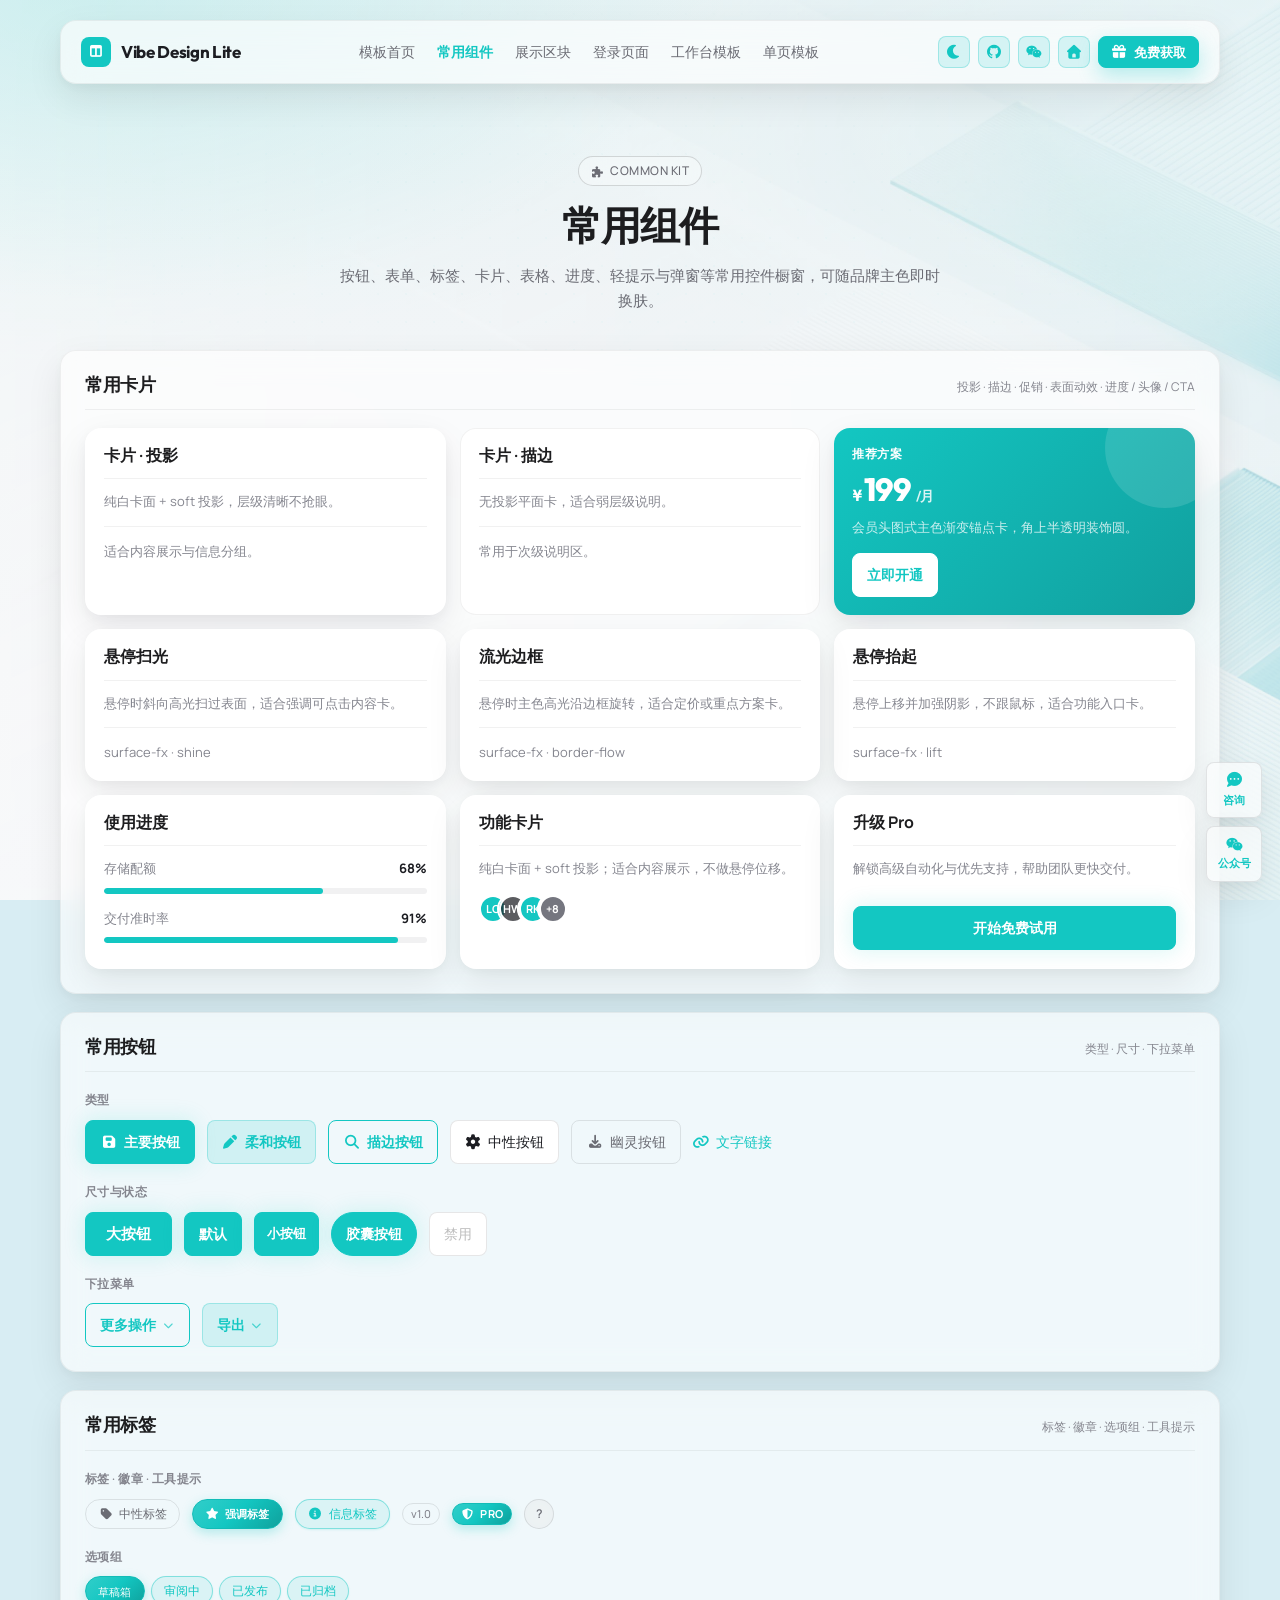
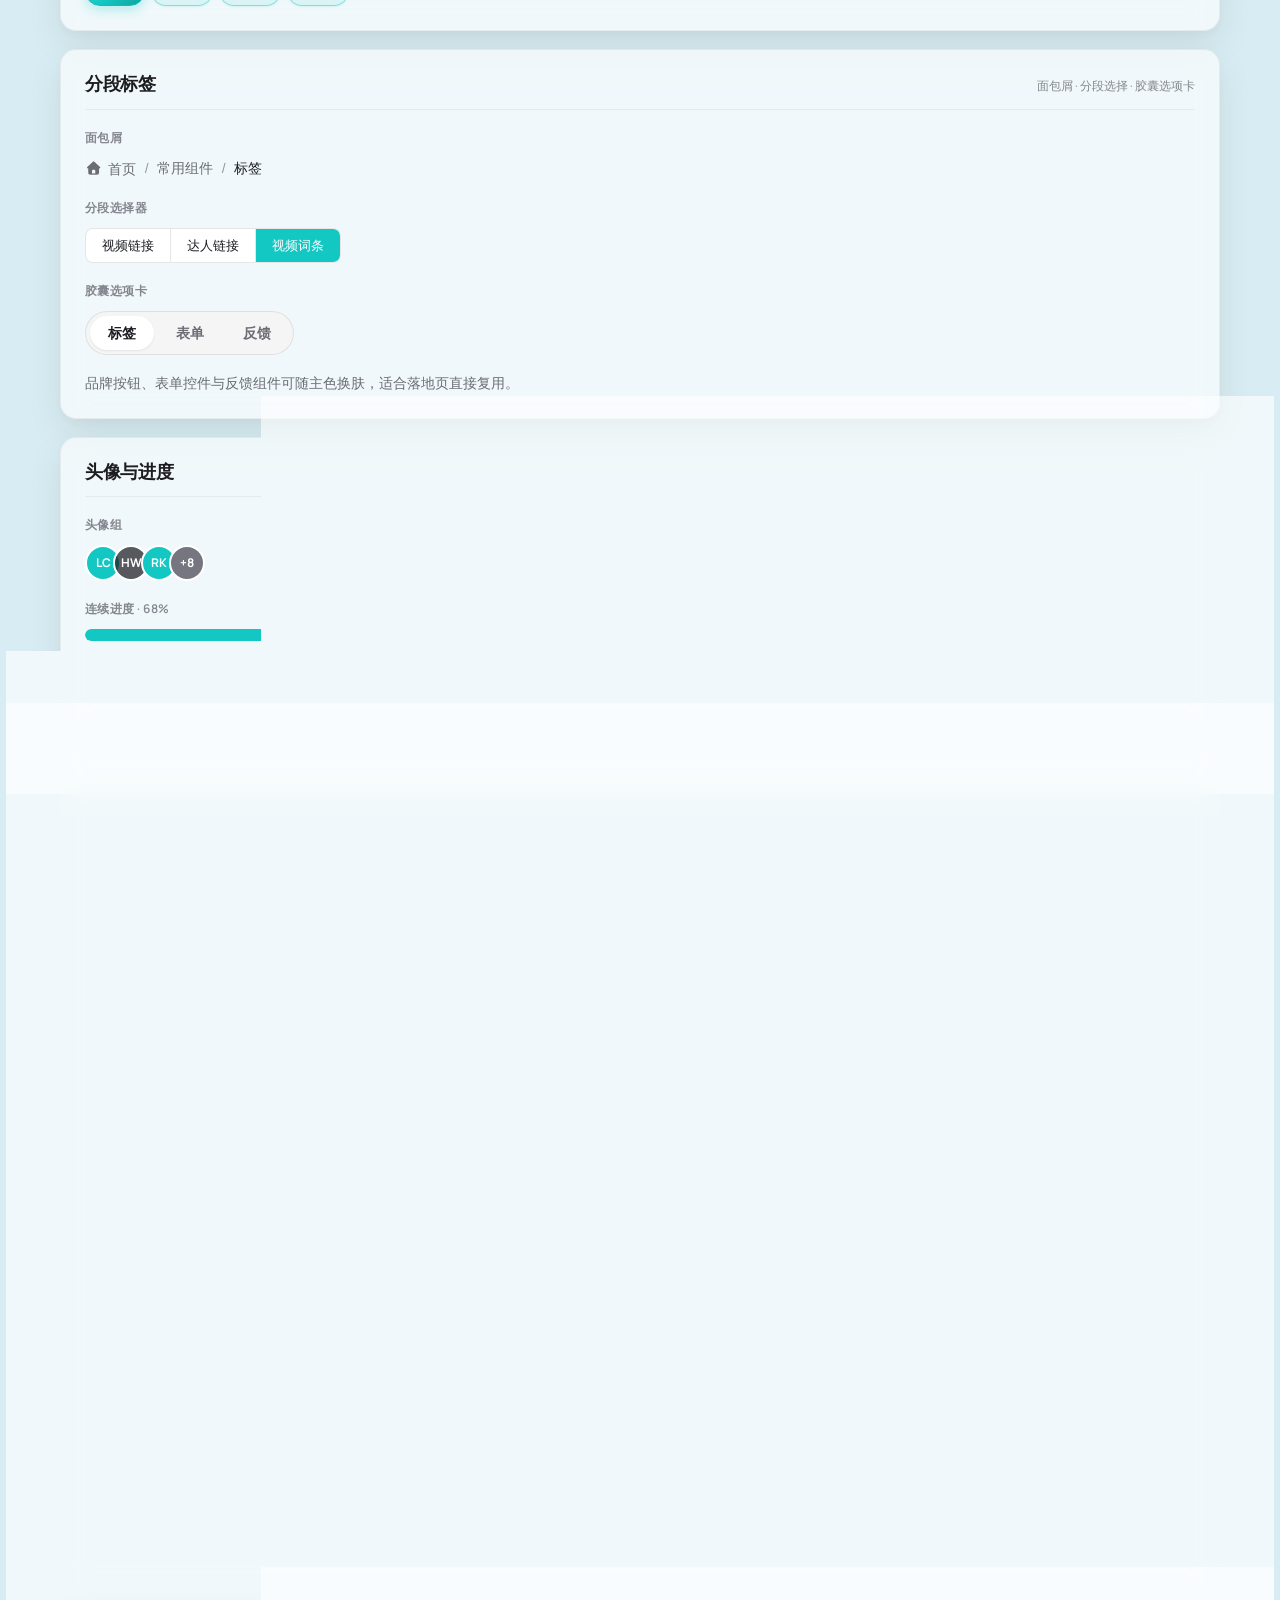
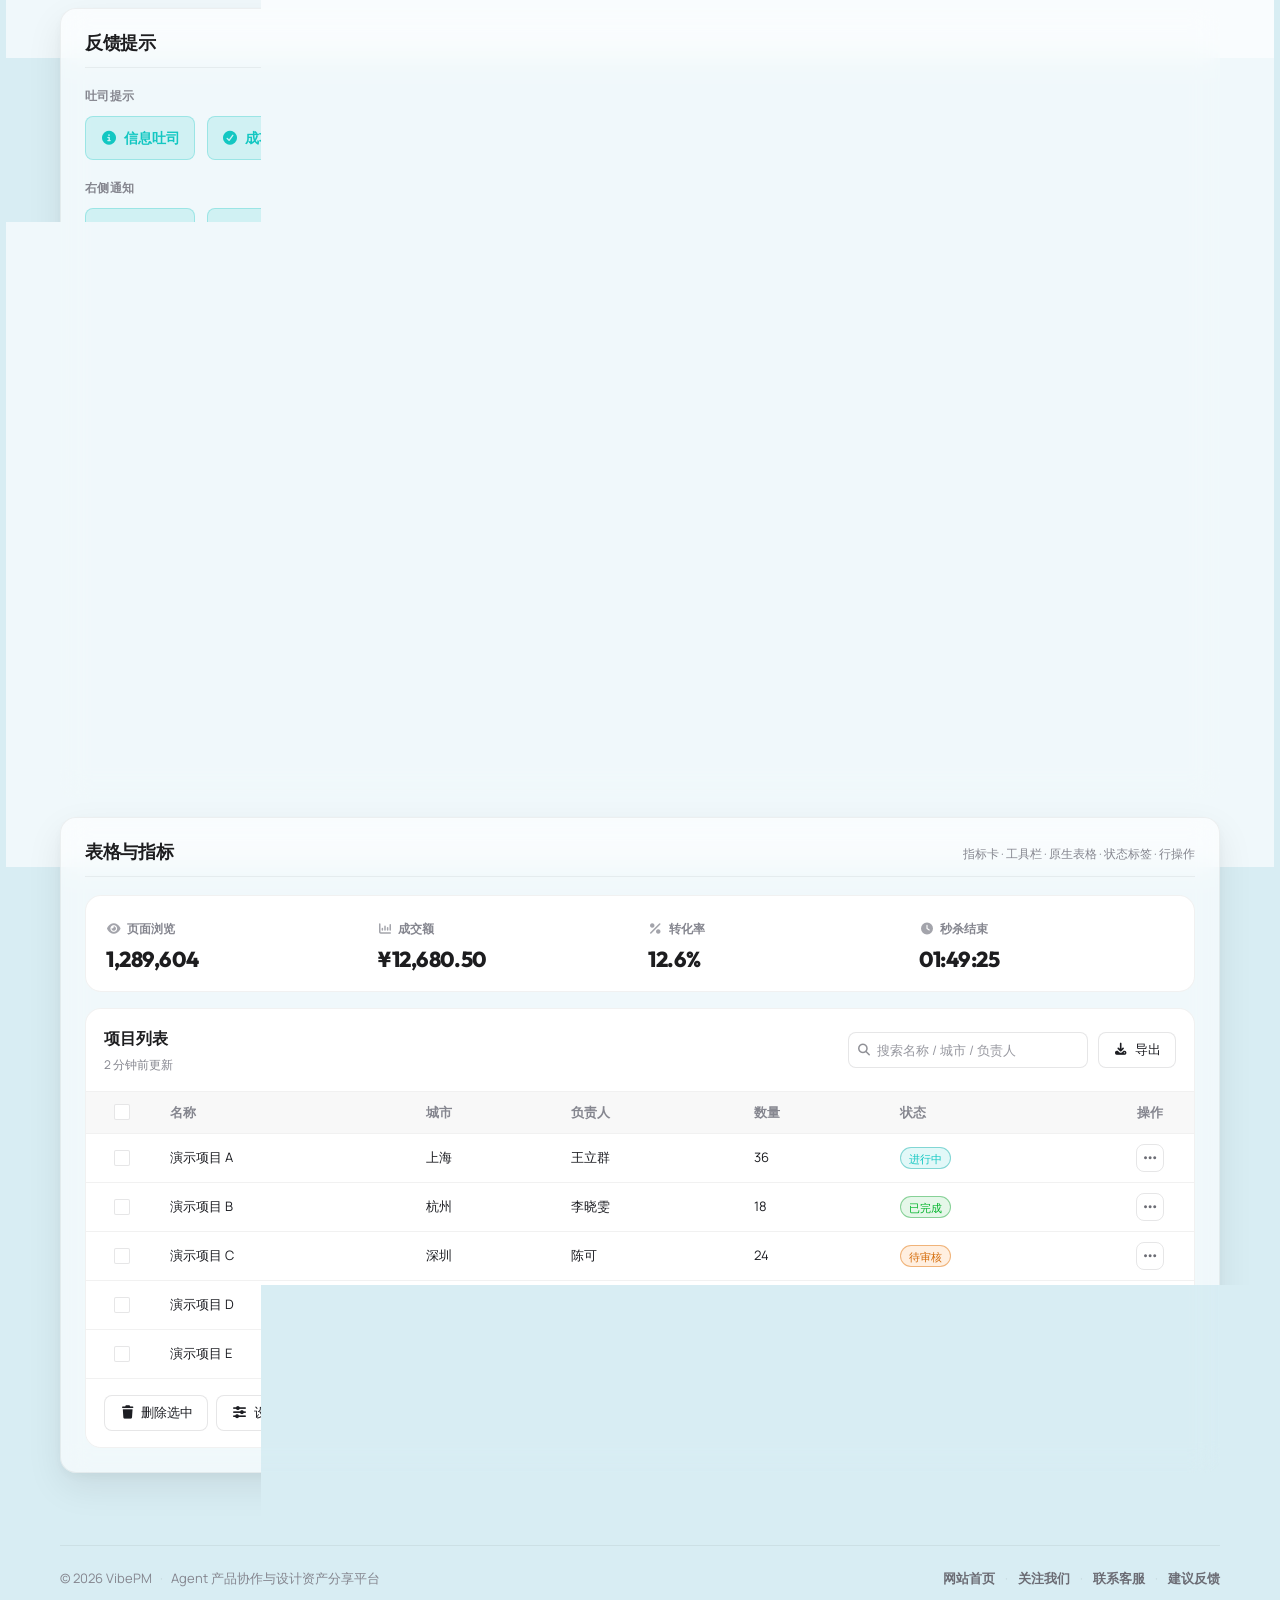
<file: components.html>
<!DOCTYPE html>
<html lang="zh-CN">
<head>
  <meta charset="UTF-8" />
  <meta name="viewport" content="width=device-width, initial-scale=1" />
  <title>常用组件 — Vibe Design Lite | VibePM</title>
  <meta name="description" content="Vibe Design Lite 常用组件橱窗：按钮、表单、标签、卡片、表格、进度、吐司与弹窗等可复用控件示意，便于轻站快速对照接入。" />
  <meta name="keywords" content="Vibe Design Lite,常用组件,按钮,表单,卡片,表格,弹窗,吐司,标签,进度条,轻站,VibePM" />
  <meta name="author" content="VibePM" />
  <meta name="theme-color" content="#13c7c2" />
  <script src="./assets/common/js/theme.js"></script>
  <link rel="stylesheet" href="./vendor/fontawesome_free/css/all.min.css" />
  <link rel="stylesheet" href="./assets/common/css/global.css" />
  <link rel="stylesheet" href="./assets/common/css/chrome.css" />
  <link rel="stylesheet" href="./assets/common/css/components.css" />
  <link rel="stylesheet" href="./css/components.css" />
  <link rel="icon" href="./assets/images/logo.svg" type="image/svg+xml">
</head>
<body id="top" class="wa-landing-cover">
  <div class="wa-landing-bg" aria-hidden="true">
    <div class="wa-landing-bg__image"></div>
    <div class="wa-landing-bg__glow"></div>
    <div class="wa-landing-bg__aura"></div>
    <div class="wa-landing-bg__dots"></div>
  </div>

  <div class="wa-shell">
    <div class="wa-nav-shell">
      <div class="wa-nav-shell__inner">
        <header class="wa-nav wa-nav--card">
          <a class="wa-brand" href="./index.html" aria-label="Vibe Design Lite，返回首页">
            <span class="wa-brand__mark" aria-hidden="true"><i class="fa-solid fa-table-columns"></i></span>
            <span class="wa-brand__name">Vibe Design Lite</span>
          </a>

          <nav class="wa-nav__links" aria-label="主导航">
            <a href="./index.html">模板首页</a>
            <a href="./components.html" aria-current="page">常用组件</a>
            <a href="./showcase.html">展示区块</a>
            <a href="./login.html" target="_blank" rel="noopener noreferrer">登录页面</a>
            <a href="./shell-dashboard.html" target="_blank" rel="noopener noreferrer">工作台模板</a>
            <a href="./tool.html" target="_blank" rel="noopener noreferrer">单页模板</a>
          </nav>

          <div class="wa-nav__actions">
            <button
              type="button"
              class="wa-nav__icon-btn wa-nav__icon-btn--aux"
              data-wa-theme-toggle
              aria-pressed="false"
              aria-label="切换主题"
              title="切换主题"
            >
              <i class="fa-regular fa-moon" aria-hidden="true"></i>
            </button>
            <a
              class="wa-nav__icon-btn wa-nav__icon-btn--aux"
              href="https://github.com/vibepm666/vibe-design-lite"
              target="_blank"
              rel="noopener noreferrer"
              aria-label="GitHub 开源仓库"
              title="GitHub"
            >
              <i class="fa-brands fa-github" aria-hidden="true"></i>
            </a>
            <button type="button" class="wa-nav__icon-btn wa-nav__icon-btn--aux" data-modal-open="wechat-modal" aria-label="关注公众号" title="关注公众号">
              <i class="fa-brands fa-weixin" aria-hidden="true"></i>
            </button>
            <a
              class="wa-nav__icon-btn wa-nav__icon-btn--aux"
              href="https://www.vibepm.net/"
              target="_blank"
              rel="noopener noreferrer"
              aria-label="网站首页"
              title="网站首页"
            >
              <i class="fa-solid fa-house" aria-hidden="true"></i>
            </a>
            <a
              class="wa-btn wa-btn--primary wa-btn--sm wa-nav__home"
              href="https://www.vibepm.net/home/templates/"
              target="_blank"
              rel="noopener noreferrer"
              aria-label="免费获取"
            >
              <i class="fa-solid fa-gift" aria-hidden="true"></i>
              <span class="wa-nav__home-label">免费获取</span>
            </a>
            <button
              type="button"
              class="wa-nav__toggle"
              data-nav-toggle
              aria-expanded="false"
              aria-controls="nav-drawer"
              aria-label="打开菜单"
            >
              <i class="fa-solid fa-bars" aria-hidden="true"></i>
            </button>
          </div>
        </header>

        <div class="wa-nav__drawer" id="nav-drawer" data-nav-drawer>
          <nav aria-label="移动导航">
            <a href="./index.html">介绍首页</a>
            <a href="./components.html" aria-current="page">常用组件</a>
            <a href="./showcase.html">展示区块</a>
            <a href="./login.html" target="_blank" rel="noopener noreferrer">登录页面</a>
            <a href="./shell-dashboard.html" target="_blank" rel="noopener noreferrer">工作台模板</a>
            <a href="./tool.html" target="_blank" rel="noopener noreferrer">单页模板</a>
          </nav>
        </div>
      </div>
    </div>

    <main class="wa-main">
      <section class="wa-section" id="components">
        <div class="wa-container">
          <div class="wa-section__head">
            <p class="wa-section__eyebrow"><i class="fa-solid fa-puzzle-piece" aria-hidden="true"></i> Common Kit</p>
            <h2 class="wa-section__title">常用组件</h2>
            <p class="wa-section__desc">按钮、表单、标签、卡片、表格、进度、轻提示与弹窗等常用控件橱窗，可随品牌主色即时换肤。</p>
          </div>

          <div class="wa-kit">
            <article class="wa-kit__card" id="kit-cards">
              <header class="wa-kit__head">
                <h3>常用卡片</h3>
                <span>投影 · 描边 · 促销 · 表面动效 · 进度 / 头像 / CTA</span>
              </header>

              <div class="wa-card-grid">
                <div class="wa-card wa-card--shadow">
                  <h4 class="wa-card__title">卡片 · 投影</h4>
                  <p class="wa-card__desc">纯白卡面 + soft 投影，层级清晰不抢眼。</p>
                  <hr class="wa-card__split" />
                  <p class="wa-card__desc">适合内容展示与信息分组。</p>
                </div>
                <div class="wa-card">
                  <h4 class="wa-card__title">卡片 · 描边</h4>
                  <p class="wa-card__desc">无投影平面卡，适合弱层级说明。</p>
                  <hr class="wa-card__split" />
                  <p class="wa-card__desc">常用于次级说明区。</p>
                </div>
                <div class="wa-card wa-card--promo">
                  <p class="wa-card__kicker">推荐方案</p>
                  <p class="wa-card__price">
                    <span class="wa-card__price-currency">¥</span>199<span class="wa-card__price-unit">/月</span>
                  </p>
                  <p class="wa-card__desc">会员头图式主色渐变锚点卡，角上半透明装饰圆。</p>
                  <button type="button" class="wa-btn" data-kit-message="success" data-kit-message-text="开通成功">立即开通</button>
                </div>
              </div>

              <div class="wa-card-grid">
                <div class="wa-card wa-card--shadow wa-shine">
                  <h4 class="wa-card__title">悬停扫光</h4>
                  <p class="wa-card__desc">悬停时斜向高光扫过表面，适合强调可点击内容卡。</p>
                  <hr class="wa-card__split" />
                  <p class="wa-card__desc">surface-fx · shine</p>
                </div>
                <div class="wa-card wa-card--shadow wa-border-flow">
                  <h4 class="wa-card__title">流光边框</h4>
                  <p class="wa-card__desc">悬停时主色高光沿边框旋转，适合定价或重点方案卡。</p>
                  <hr class="wa-card__split" />
                  <p class="wa-card__desc">surface-fx · border-flow</p>
                </div>
                <div class="wa-card wa-card--shadow wa-lift">
                  <h4 class="wa-card__title">悬停抬起</h4>
                  <p class="wa-card__desc">悬停上移并加强阴影，不跟鼠标，适合功能入口卡。</p>
                  <hr class="wa-card__split" />
                  <p class="wa-card__desc">surface-fx · lift</p>
                </div>
              </div>

              <div class="wa-card-grid">
                <div class="wa-card wa-card--shadow">
                  <h4 class="wa-card__title">使用进度</h4>
                  <div class="wa-card__meter">
                    <div class="wa-card__meter-head">
                      <span>存储配额</span>
                      <strong>68%</strong>
                    </div>
                    <div class="wa-progress" role="progressbar" aria-valuenow="68" aria-valuemin="0" aria-valuemax="100" aria-label="存储配额">
                      <span class="wa-progress__bar" style="width: 68%"></span>
                    </div>
                  </div>
                  <div class="wa-card__meter">
                    <div class="wa-card__meter-head">
                      <span>交付准时率</span>
                      <strong>91%</strong>
                    </div>
                    <div class="wa-progress" role="progressbar" aria-valuenow="91" aria-valuemin="0" aria-valuemax="100" aria-label="交付准时率">
                      <span class="wa-progress__bar" style="width: 91%"></span>
                    </div>
                  </div>
                </div>
                <div class="wa-card wa-card--shadow">
                  <h4 class="wa-card__title">功能卡片</h4>
                  <p class="wa-card__desc">纯白卡面 + soft 投影；适合内容展示，不做悬停位移。</p>
                  <div class="wa-card__avatars" aria-label="协作者">
                    <span class="wa-avatar">LC</span>
                    <span class="wa-avatar wa-avatar--strong">HW</span>
                    <span class="wa-avatar">RK</span>
                    <span class="wa-avatar wa-avatar--muted">+8</span>
                  </div>
                </div>
                <div class="wa-card wa-card--shadow wa-card--cta">
                  <h4 class="wa-card__title">升级 Pro</h4>
                  <p class="wa-card__desc">解锁高级自动化与优先支持，帮助团队更快交付。</p>
                  <button type="button" class="wa-btn wa-btn--primary" data-kit-message="success" data-kit-message-text="已开始免费试用">开始免费试用</button>
                </div>
              </div>
            </article>

            <article class="wa-kit__card" id="kit-buttons">
              <header class="wa-kit__head">
                <h3>常用按钮</h3>
                <span>类型 · 尺寸 · 下拉菜单</span>
              </header>
              <div class="wa-kit__block">
                <p class="wa-kit__label">类型</p>
                <div class="wa-kit__row">
                  <button type="button" class="wa-btn wa-btn--primary"><i class="fa-solid fa-floppy-disk" aria-hidden="true"></i> 主要按钮</button>
                  <button type="button" class="wa-btn wa-btn--soft"><i class="fa-solid fa-pen" aria-hidden="true"></i> 柔和按钮</button>
                  <button type="button" class="wa-btn wa-btn--outline"><i class="fa-solid fa-magnifying-glass" aria-hidden="true"></i> 描边按钮</button>
                  <button type="button" class="wa-btn wa-btn--secondary"><i class="fa-solid fa-gear" aria-hidden="true"></i> 中性按钮</button>
                  <button type="button" class="wa-btn wa-btn--ghost"><i class="fa-solid fa-download" aria-hidden="true"></i> 幽灵按钮</button>
                  <a class="wa-link" href="#top"><i class="fa-solid fa-link" aria-hidden="true"></i> 文字链接</a>
                </div>
              </div>
              <div class="wa-kit__block">
                <p class="wa-kit__label">尺寸与状态</p>
                <div class="wa-kit__row">
                  <button type="button" class="wa-btn wa-btn--primary wa-btn--lg">大按钮</button>
                  <button type="button" class="wa-btn wa-btn--primary">默认</button>
                  <button type="button" class="wa-btn wa-btn--primary wa-btn--sm">小按钮</button>
                  <button type="button" class="wa-btn wa-btn--primary wa-btn--pill">胶囊按钮</button>
                  <button type="button" class="wa-btn wa-btn--secondary is-disabled" disabled>禁用</button>
                </div>
              </div>
              <div class="wa-kit__block">
                <p class="wa-kit__label">下拉菜单</p>
                <div class="wa-kit__row">
                  <div class="wa-dropdown" data-wa-dropdown>
                    <button type="button" class="wa-btn wa-btn--outline wa-dropdown__trigger" data-wa-dropdown-trigger aria-expanded="false" aria-haspopup="menu">
                      更多操作
                      <i class="fa-solid fa-chevron-down wa-dropdown__chevron" aria-hidden="true"></i>
                    </button>
                    <ul class="wa-dropdown__menu" role="menu" hidden data-wa-dropdown-menu>
                      <li role="none">
                        <button type="button" class="wa-dropdown__item" role="menuitem" data-kit-dropdown-action="edit">
                          <i class="fa-solid fa-pen" aria-hidden="true"></i> 编辑
                        </button>
                      </li>
                      <li role="none">
                        <button type="button" class="wa-dropdown__item" role="menuitem" data-kit-dropdown-action="copy">
                          <i class="fa-solid fa-link" aria-hidden="true"></i> 复制链接
                        </button>
                      </li>
                      <li role="none"><hr class="wa-dropdown__sep" /></li>
                      <li role="none">
                        <button type="button" class="wa-dropdown__item" role="menuitem" data-kit-dropdown-action="delete">
                          <i class="fa-solid fa-trash" aria-hidden="true"></i> 删除
                        </button>
                      </li>
                    </ul>
                  </div>
                  <div class="wa-dropdown" data-wa-dropdown>
                    <button type="button" class="wa-btn wa-btn--soft wa-dropdown__trigger" data-wa-dropdown-trigger aria-expanded="false" aria-haspopup="menu">
                      导出
                      <i class="fa-solid fa-chevron-down wa-dropdown__chevron" aria-hidden="true"></i>
                    </button>
                    <ul class="wa-dropdown__menu" role="menu" hidden data-wa-dropdown-menu>
                      <li role="none">
                        <button type="button" class="wa-dropdown__item" role="menuitem" data-kit-dropdown-action="pdf">
                          <i class="fa-solid fa-file-pdf" aria-hidden="true"></i> 导出 PDF
                        </button>
                      </li>
                      <li role="none">
                        <button type="button" class="wa-dropdown__item" role="menuitem" data-kit-dropdown-action="png">
                          <i class="fa-solid fa-image" aria-hidden="true"></i> 导出图片
                        </button>
                      </li>
                    </ul>
                  </div>
                </div>
              </div>
            </article>

            <article class="wa-kit__card" id="kit-tags">
              <header class="wa-kit__head">
                <h3>常用标签</h3>
                <span>标签 · 徽章 · 选项组 · 工具提示</span>
              </header>
              <div class="wa-kit__block">
                <p class="wa-kit__label">标签 · 徽章 · 工具提示</p>
                <div class="wa-kit__row">
                  <span class="wa-chip"><i class="fa-solid fa-tag" aria-hidden="true"></i> 中性标签</span>
                  <span class="wa-chip wa-chip--accent"><i class="fa-solid fa-star" aria-hidden="true"></i> 强调标签</span>
                  <span class="wa-chip wa-chip--marked"><i class="fa-solid fa-circle-info" aria-hidden="true"></i> 信息标签</span>
                  <span class="wa-badge wa-badge--outline">v1.0</span>
                  <span class="wa-badge wa-badge--accent"><i class="fa-solid fa-shield-halved" aria-hidden="true"></i> PRO</span>
                  <span class="wa-tooltip" tabindex="0" aria-label="悬停或聚焦时显示说明">
                    ?
                    <span class="wa-tooltip__bubble" role="tooltip">
                      <i class="fa-solid fa-circle-info" aria-hidden="true"></i>
                      悬停或聚焦时显示说明
                    </span>
                  </span>
                </div>
              </div>
              <div class="wa-kit__block">
                <p class="wa-kit__label">选项组</p>
                <div class="wa-chip-group" data-wa-chip-group role="radiogroup" aria-label="状态筛选">
                  <button type="button" class="wa-chip wa-chip--option wa-chip--accent is-active" role="radio" aria-checked="true">草稿箱</button>
                  <button type="button" class="wa-chip wa-chip--option wa-chip--marked" role="radio" aria-checked="false">审阅中</button>
                  <button type="button" class="wa-chip wa-chip--option wa-chip--marked" role="radio" aria-checked="false">已发布</button>
                  <button type="button" class="wa-chip wa-chip--option wa-chip--marked" role="radio" aria-checked="false">已归档</button>
                </div>
              </div>
            </article>

            <article class="wa-kit__card">
              <header class="wa-kit__head">
                <h3>分段标签</h3>
                <span>面包屑 · 分段选择 · 胶囊选项卡</span>
              </header>
              <div class="wa-kit__block">
                <p class="wa-kit__label">面包屑</p>
                <nav class="wa-crumbs" aria-label="面包屑">
                  <a href="./index.html" class="wa-crumbs__home">
                    <i class="fa-solid fa-house" aria-hidden="true"></i>
                    首页
                  </a>
                  <span class="wa-crumbs__sep" aria-hidden="true">/</span>
                  <a href="./components.html">常用组件</a>
                  <span class="wa-crumbs__sep" aria-hidden="true">/</span>
                  <span class="wa-crumbs__current" aria-current="page">标签</span>
                </nav>
              </div>
              <div class="wa-kit__block">
                <p class="wa-kit__label">分段选择器</p>
                <div class="wa-segment" data-wa-segment role="radiogroup" aria-label="链接类型">
                  <button type="button" class="wa-segment__item" role="radio" aria-checked="false" data-wa-segment-item>视频链接</button>
                  <button type="button" class="wa-segment__item" role="radio" aria-checked="false" data-wa-segment-item>达人链接</button>
                  <button type="button" class="wa-segment__item is-active" role="radio" aria-checked="true" data-wa-segment-item>视频词条</button>
                </div>
              </div>
              <div class="wa-kit__block">
                <p class="wa-kit__label">胶囊选项卡</p>
                <div class="wa-tabs" data-wa-tabs>
                  <div class="wa-tabs__list" role="tablist" aria-label="组件演示切换">
                    <button type="button" class="wa-tabs__tab is-active" id="kit-tab-overview" role="tab" aria-selected="true" aria-controls="kit-panel-overview" data-wa-tab="overview">标签</button>
                    <button type="button" class="wa-tabs__tab" id="kit-tab-form" role="tab" aria-selected="false" aria-controls="kit-panel-form" data-wa-tab="form" tabindex="-1">表单</button>
                    <button type="button" class="wa-tabs__tab" id="kit-tab-feedback" role="tab" aria-selected="false" aria-controls="kit-panel-feedback" data-wa-tab="feedback" tabindex="-1">反馈</button>
                  </div>
                  <div class="wa-tabs__panels">
                    <div class="wa-tabs__panel is-active" id="kit-panel-overview" role="tabpanel" aria-labelledby="kit-tab-overview" data-wa-tab-panel="overview">品牌按钮、表单控件与反馈组件可随主色换肤，适合落地页直接复用。</div>
                    <div class="wa-tabs__panel" id="kit-panel-form" role="tabpanel" aria-labelledby="kit-tab-form" data-wa-tab-panel="form" hidden>覆盖输入、下拉、多行文本、复选与单选，并支持校验态与提示文案。</div>
                    <div class="wa-tabs__panel" id="kit-panel-feedback" role="tabpanel" aria-labelledby="kit-tab-feedback" data-wa-tab-panel="feedback" hidden>轻提示、吐司、右侧通知与弹窗可按场景组合；危险操作可用红色确认钮。</div>
                  </div>
                </div>
              </div>
            </article>

            <article class="wa-kit__card">
              <header class="wa-kit__head">
                <h3>头像与进度</h3>
                <span>Avatar · 连续条 · 分段条</span>
              </header>
              <div class="wa-kit__block">
                <p class="wa-kit__label">头像组</p>
                <div class="wa-avatar-group" aria-label="协作成员">
                  <span class="wa-avatar">LC</span>
                  <span class="wa-avatar wa-avatar--strong">HW</span>
                  <span class="wa-avatar">RK</span>
                  <span class="wa-avatar wa-avatar--muted">+8</span>
                </div>
              </div>
              <div class="wa-kit__block">
                <p class="wa-kit__label">连续进度 · 68%</p>
                <div class="wa-progress" role="progressbar" aria-valuenow="68" aria-valuemin="0" aria-valuemax="100" aria-label="额度">
                  <span class="wa-progress__bar" style="width: 68%"></span>
                </div>
              </div>
              <div class="wa-kit__block">
                <p class="wa-kit__label">分段进度 · 4/6</p>
                <div class="wa-progress-seg" role="img" aria-label="六段进度，已完成四段">
                  <span class="wa-progress-seg__item is-on"></span>
                  <span class="wa-progress-seg__item is-on"></span>
                  <span class="wa-progress-seg__item is-on"></span>
                  <span class="wa-progress-seg__item is-on"></span>
                  <span class="wa-progress-seg__item"></span>
                  <span class="wa-progress-seg__item"></span>
                </div>
              </div>
            </article>

            <article class="wa-kit__card" id="kit-forms">
              <header class="wa-kit__head">
                <h3>表单组件</h3>
                <span>上传 · 输入框 · 下拉 · 多选 / 单选 · 开关 · 提交校验</span>
              </header>
              <form class="wa-form wa-kit__form" id="kit-form" novalidate>
                <div class="wa-form-item" data-validate="required" data-error="请输入姓名">
                  <label class="wa-label" for="kit-name">姓名 <span class="wa-req">*</span></label>
                  <div class="wa-field wa-field--icon">
                    <i class="fa-solid fa-user wa-field__icon" aria-hidden="true"></i>
                    <input class="wa-field__input" id="kit-name" name="name" type="text" placeholder="请输入姓名" value="" autocomplete="off" data-wa-field-input />
                    <button type="button" class="wa-field__clear" data-wa-field-clear aria-label="清空" aria-hidden="true"><i class="fa-solid fa-circle-xmark" aria-hidden="true"></i></button>
                  </div>
                  <p class="wa-field__hint">聚焦且有内容时显示清空按钮</p>
                  <p class="wa-field__error" role="alert"></p>
                </div>
                <div class="wa-form-item" data-validate="email" data-error="请输入有效的邮箱地址">
                  <label class="wa-label" for="kit-email">邮箱 <span class="wa-req">*</span></label>
                  <div class="wa-field">
                    <input class="wa-field__input" id="kit-email" name="email" type="email" placeholder="name@example.com" value="" autocomplete="off" data-wa-field-input />
                    <button type="button" class="wa-field__clear" data-wa-field-clear aria-label="清空" aria-hidden="true"><i class="fa-solid fa-circle-xmark" aria-hidden="true"></i></button>
                  </div>
                  <p class="wa-field__error" role="alert"></p>
                </div>
                <div class="wa-form-item">
                  <label class="wa-label" for="kit-role">角色</label>
                  <div class="wa-field wa-field--select">
                    <select class="wa-field__select" id="kit-role" name="role" data-wa-combo>
                      <option value="" selected disabled>请选择</option>
                      <option value="pm">产品经理</option>
                      <option value="design">设计师</option>
                      <option value="dev">前端开发</option>
                    </select>
                  </div>
                </div>
                <div class="wa-form-item">
                  <label class="wa-label" for="kit-phone">手机号</label>
                  <div class="wa-field wa-field--icon">
                    <i class="fa-solid fa-mobile-screen wa-field__icon" aria-hidden="true"></i>
                    <input class="wa-field__input" id="kit-phone" name="phone" type="tel" placeholder="请输入手机号" value="13800138000" autocomplete="off" data-wa-field-input />
                    <button type="button" class="wa-field__clear" data-wa-field-clear aria-label="清空" aria-hidden="true"><i class="fa-solid fa-circle-xmark" aria-hidden="true"></i></button>
                  </div>
                </div>
                <div class="wa-form-item">
                  <label class="wa-label" for="kit-note">备注</label>
                  <div class="wa-field wa-field--textarea">
                    <textarea class="wa-field__textarea" id="kit-note" name="note" rows="3" maxlength="300" placeholder="补充说明…"></textarea>
                  </div>
                </div>
                <div class="wa-form-item">
                  <label class="wa-label" for="kit-fileInput">文件上传</label>
                  <div
                    class="wa-dropzone"
                    id="kit-dropzone"
                    data-wa-dropzone="kit-fileInput"
                    data-wa-max-size="10mb"
                    data-wa-max-files="8"
                    role="button"
                    tabindex="0"
                    aria-label="上传文件"
                  >
                    <i class="fa-solid fa-cloud-arrow-up" aria-hidden="true"></i>
                    <span class="wa-dropzone__title" data-wa-dropzone-hint>点击或拖拽文件到此处</span>
                    <span class="wa-dropzone__tip">支持 JPG / PNG / PDF / ZIP 格式，单文件不超过 10MB</span>
                  </div>
                  <ul
                    class="wa-dropzone-list"
                    data-wa-dropzone-list="kit-fileInput"
                    hidden
                    aria-label="已选文件"
                  ></ul>
                  <input
                    type="file"
                    class="wa-file-input"
                    id="kit-fileInput"
                    multiple
                    accept=".jpg,.jpeg,.png,.pdf,.zip,image/jpeg,image/png,application/pdf,application/zip"
                  />
                </div>
                <div class="wa-form-item">
                  <label class="wa-label" for="kit-slider">滑块</label>
                  <div class="wa-slider" data-wa-slider>
                    <input
                      class="wa-slider__input"
                      id="kit-slider"
                      name="intensity"
                      type="range"
                      min="0"
                      max="100"
                      value="40"
                      aria-valuemin="0"
                      aria-valuemax="100"
                      aria-valuenow="40"
                    />
                  </div>
                </div>
                <div class="wa-kit__choice">
                  <div class="wa-kit__choice-col">
                    <p class="wa-label">复选框</p>
                    <div class="wa-kit__choice-list wa-kit__choice-list--inline">
                      <label class="wa-check"><input type="checkbox" name="remember" checked /> 记住我</label>
                      <label class="wa-check"><input type="checkbox" name="subscribe" /> 订阅更新</label>
                    </div>
                  </div>
                  <div class="wa-kit__choice-col">
                    <p class="wa-label">单选框</p>
                    <div class="wa-kit__choice-list wa-kit__choice-list--inline" role="radiogroup" aria-label="可见性">
                      <label class="wa-radio"><input type="radio" name="kit-vis" value="public" checked /> 公开</label>
                      <label class="wa-radio"><input type="radio" name="kit-vis" value="private" /> 私有</label>
                    </div>
                  </div>
                  <div class="wa-kit__choice-col">
                    <p class="wa-label">开关</p>
                    <div class="wa-kit__choice-list wa-kit__choice-list--inline wa-switch-group wa-switch-group--inline">
                      <label class="wa-switch"><input type="checkbox" name="mail" role="switch" checked /> 邮件通知</label>
                      <label class="wa-switch"><input type="checkbox" name="desktop" role="switch" /> 桌面提醒</label>
                    </div>
                  </div>
                </div>
                <div class="wa-form__actions">
                  <button type="submit" class="wa-btn wa-btn--primary">提交</button>
                  <button type="reset" class="wa-btn wa-btn--secondary">重置</button>
                </div>
              </form>
            </article>

            <article class="wa-kit__card" id="kit-feedback">
              <header class="wa-kit__head">
                <h3>反馈提示</h3>
                <span>吐司提示 · 通知 · 轻提示 · 弹窗交互 · Alert · 空状态</span>
              </header>
              <div class="wa-kit__block">
                <p class="wa-kit__label">吐司提示</p>
                <div class="wa-kit__row">
                  <button type="button" class="wa-btn wa-btn--soft" data-kit-message="info"><i class="fa-solid fa-circle-info" aria-hidden="true"></i> 信息吐司</button>
                  <button type="button" class="wa-btn wa-btn--soft" data-kit-message="success"><i class="fa-solid fa-circle-check" aria-hidden="true"></i> 成功吐司</button>
                  <button type="button" class="wa-btn wa-btn--soft" data-kit-message="warning"><i class="fa-solid fa-circle-exclamation" aria-hidden="true"></i> 警告吐司</button>
                  <button type="button" class="wa-btn wa-btn--soft" data-kit-message="error"><i class="fa-solid fa-circle-xmark" aria-hidden="true"></i> 错误吐司</button>
                </div>
              </div>
              <div class="wa-kit__block">
                <p class="wa-kit__label">右侧通知</p>
                <div class="wa-kit__row">
                  <button type="button" class="wa-btn wa-btn--soft" data-kit-notify="info"><i class="fa-solid fa-circle-info" aria-hidden="true"></i> 信息通知</button>
                  <button type="button" class="wa-btn wa-btn--soft" data-kit-notify="success"><i class="fa-solid fa-circle-check" aria-hidden="true"></i> 成功通知</button>
                  <button type="button" class="wa-btn wa-btn--soft" data-kit-notify="warning"><i class="fa-solid fa-circle-exclamation" aria-hidden="true"></i> 警告通知</button>
                  <button type="button" class="wa-btn wa-btn--soft" data-kit-notify="error"><i class="fa-solid fa-circle-xmark" aria-hidden="true"></i> 错误通知</button>
                </div>
              </div>
              <div class="wa-kit__block">
                <p class="wa-kit__label">轻提示</p>
                <div class="wa-kit__row">
                  <button type="button" class="wa-btn wa-btn--soft" data-kit-toast="info"><i class="fa-solid fa-circle-info" aria-hidden="true"></i> 信息提示</button>
                  <button type="button" class="wa-btn wa-btn--soft" data-kit-toast="success"><i class="fa-solid fa-circle-check" aria-hidden="true"></i> 成功提示</button>
                  <button type="button" class="wa-btn wa-btn--soft" data-kit-toast="warning"><i class="fa-solid fa-circle-exclamation" aria-hidden="true"></i> 警告提示</button>
                  <button type="button" class="wa-btn wa-btn--soft" data-kit-toast="error"><i class="fa-solid fa-circle-xmark" aria-hidden="true"></i> 错误提示</button>
                </div>
              </div>
              <div class="wa-kit__block">
                <p class="wa-kit__label">弹窗交互</p>
                <div class="wa-kit__row">
                  <button type="button" class="wa-btn wa-btn--primary" data-modal-open="demo-modal"><i class="fa-solid fa-window-maximize" aria-hidden="true"></i> 标准弹窗</button>
                  <button type="button" class="wa-btn wa-btn--outline" data-modal-open="wechat-modal"><i class="fa-brands fa-weixin" aria-hidden="true"></i> 微信弹窗</button>
                  <button type="button" class="wa-btn wa-btn--outline" data-kit-confirm><i class="fa-solid fa-circle-question" aria-hidden="true"></i> 确认弹窗</button>
                </div>
              </div>
              <div class="wa-kit__block">
                <p class="wa-kit__label">页内提示</p>
                <div class="wa-alert" role="status">
                  <i class="fa-solid fa-circle-info wa-alert__mark" aria-hidden="true"></i>
                  <span class="wa-alert__body">切换分段标签可查看不同面板文案。</span>
                </div>
                <div class="wa-alert wa-alert--strong" role="status" style="margin-top: 10px">
                  <i class="fa-solid fa-circle-exclamation wa-alert__mark" aria-hidden="true"></i>
                  <span class="wa-alert__body"><b>已开通。</b>权益即时生效。</span>
                </div>
              </div>
              <div class="wa-kit__block">
                <p class="wa-kit__label">空状态</p>
                <div class="wa-empty" role="status">
                  <i class="fa-solid fa-inbox wa-empty__icon" aria-hidden="true"></i>
                  <p class="wa-empty__title">暂无结果</p>
                  <p class="wa-empty__desc">处理完成后显示在这里。</p>
                </div>
              </div>
            </article>

            <article class="wa-kit__card" id="kit-table">
              <header class="wa-kit__head">
                <h3>表格与指标</h3>
                <span>指标卡 · 工具栏 · 原生表格 · 状态标签 · 行操作</span>
              </header>

              <div class="wa-stat-card">
                <div class="wa-stat-row">
                  <div class="wa-stat">
                    <p class="wa-stat__title"><i class="fa-solid fa-eye" aria-hidden="true"></i> 页面浏览</p>
                    <p class="wa-stat__value">1,289,604</p>
                  </div>
                  <div class="wa-stat">
                    <p class="wa-stat__title"><i class="fa-solid fa-chart-column" aria-hidden="true"></i> 成交额</p>
                    <p class="wa-stat__value">¥12,680.50</p>
                  </div>
                  <div class="wa-stat">
                    <p class="wa-stat__title"><i class="fa-solid fa-percent" aria-hidden="true"></i> 转化率</p>
                    <p class="wa-stat__value">12.6%</p>
                  </div>
                  <div class="wa-stat">
                    <p class="wa-stat__title"><i class="fa-solid fa-clock" aria-hidden="true"></i> 秒杀结束</p>
                    <p class="wa-stat__value" data-kit-countdown>01:49:26</p>
                  </div>
                </div>
              </div>

              <div class="wa-table-shell">
                <div class="wa-table-toolbar">
                  <div>
                    <h4 class="wa-table-toolbar__title">项目列表</h4>
                    <p class="wa-table-toolbar__sub">2 分钟前更新</p>
                  </div>
                  <div class="wa-table-toolbar__actions">
                    <div class="wa-field wa-field--icon">
                      <i class="fa-solid fa-magnifying-glass wa-field__icon" aria-hidden="true"></i>
                      <span class="wa-sr-only">搜索</span>
                      <input
                        class="wa-field__input"
                        type="text"
                        placeholder="搜索名称 / 城市 / 负责人"
                        data-kit-table-filter
                        data-wa-field-input
                        autocomplete="off"
                      />
                      <button type="button" class="wa-field__clear" data-wa-field-clear aria-label="清空" aria-hidden="true">
                        <i class="fa-solid fa-circle-xmark" aria-hidden="true"></i>
                      </button>
                    </div>
                    <button type="button" class="wa-btn wa-btn--secondary wa-btn--sm" data-kit-table-export>
                      <i class="fa-solid fa-download" aria-hidden="true"></i>
                      导出
                    </button>
                  </div>
                </div>
                <div class="wa-table-wrap">
                  <table class="wa-table" data-kit-table>
                    <thead>
                      <tr>
                        <th class="wa-table__check" scope="col">
                          <label class="wa-check"><input type="checkbox" data-kit-table-check-all aria-label="全选" /></label>
                        </th>
                        <th scope="col">名称</th>
                        <th scope="col">城市</th>
                        <th scope="col">负责人</th>
                        <th scope="col">数量</th>
                        <th scope="col">状态</th>
                        <th class="wa-table__ops" scope="col">操作</th>
                      </tr>
                    </thead>
                    <tbody data-kit-table-body>
                      <tr>
                        <td class="wa-table__check"><label class="wa-check"><input type="checkbox" aria-label="选择演示项目 A" /></label></td>
                        <td data-col="name" data-label="名称">演示项目 A</td>
                        <td data-label="城市">上海</td>
                        <td data-label="负责人">王立群</td>
                        <td data-label="数量">36</td>
                        <td data-col="status" data-label="状态"><span class="wa-badge wa-badge--run">进行中</span></td>
                        <td class="wa-table__ops">
                          <div class="wa-dropdown" data-wa-dropdown>
                            <button type="button" class="wa-btn wa-btn--ghost wa-dropdown__trigger" data-wa-dropdown-trigger aria-expanded="false" aria-haspopup="menu" aria-label="更多">
                              <i class="fa-solid fa-ellipsis" aria-hidden="true"></i>
                            </button>
                            <ul class="wa-dropdown__menu" role="menu" hidden data-wa-dropdown-menu>
                              <li role="none"><button type="button" class="wa-dropdown__item" role="menuitem" data-kit-dropdown-action="view"><i class="fa-solid fa-eye" aria-hidden="true"></i> 查看</button></li>
                              <li role="none"><button type="button" class="wa-dropdown__item" role="menuitem" data-kit-dropdown-action="copy"><i class="fa-solid fa-copy" aria-hidden="true"></i> 复制</button></li>
                              <li role="none"><hr class="wa-dropdown__sep" /></li>
                              <li role="none"><button type="button" class="wa-dropdown__item wa-dropdown__item--danger" role="menuitem" data-kit-dropdown-action="delete"><i class="fa-solid fa-trash" aria-hidden="true"></i> 删除</button></li>
                            </ul>
                          </div>
                        </td>
                      </tr>
                      <tr>
                        <td class="wa-table__check"><label class="wa-check"><input type="checkbox" aria-label="选择演示项目 B" /></label></td>
                        <td data-col="name" data-label="名称">演示项目 B</td>
                        <td data-label="城市">杭州</td>
                        <td data-label="负责人">李晓雯</td>
                        <td data-label="数量">18</td>
                        <td data-col="status" data-label="状态"><span class="wa-badge wa-badge--ok">已完成</span></td>
                        <td class="wa-table__ops">
                          <div class="wa-dropdown" data-wa-dropdown>
                            <button type="button" class="wa-btn wa-btn--ghost wa-dropdown__trigger" data-wa-dropdown-trigger aria-expanded="false" aria-haspopup="menu" aria-label="更多">
                              <i class="fa-solid fa-ellipsis" aria-hidden="true"></i>
                            </button>
                            <ul class="wa-dropdown__menu" role="menu" hidden data-wa-dropdown-menu>
                              <li role="none"><button type="button" class="wa-dropdown__item" role="menuitem" data-kit-dropdown-action="view"><i class="fa-solid fa-eye" aria-hidden="true"></i> 查看</button></li>
                              <li role="none"><button type="button" class="wa-dropdown__item" role="menuitem" data-kit-dropdown-action="copy"><i class="fa-solid fa-copy" aria-hidden="true"></i> 复制</button></li>
                              <li role="none"><hr class="wa-dropdown__sep" /></li>
                              <li role="none"><button type="button" class="wa-dropdown__item wa-dropdown__item--danger" role="menuitem" data-kit-dropdown-action="delete"><i class="fa-solid fa-trash" aria-hidden="true"></i> 删除</button></li>
                            </ul>
                          </div>
                        </td>
                      </tr>
                      <tr>
                        <td class="wa-table__check"><label class="wa-check"><input type="checkbox" aria-label="选择演示项目 C" /></label></td>
                        <td data-col="name" data-label="名称">演示项目 C</td>
                        <td data-label="城市">深圳</td>
                        <td data-label="负责人">陈可</td>
                        <td data-label="数量">24</td>
                        <td data-col="status" data-label="状态"><span class="wa-badge wa-badge--warn">待审核</span></td>
                        <td class="wa-table__ops">
                          <div class="wa-dropdown" data-wa-dropdown>
                            <button type="button" class="wa-btn wa-btn--ghost wa-dropdown__trigger" data-wa-dropdown-trigger aria-expanded="false" aria-haspopup="menu" aria-label="更多">
                              <i class="fa-solid fa-ellipsis" aria-hidden="true"></i>
                            </button>
                            <ul class="wa-dropdown__menu" role="menu" hidden data-wa-dropdown-menu>
                              <li role="none"><button type="button" class="wa-dropdown__item" role="menuitem" data-kit-dropdown-action="view"><i class="fa-solid fa-eye" aria-hidden="true"></i> 查看</button></li>
                              <li role="none"><button type="button" class="wa-dropdown__item" role="menuitem" data-kit-dropdown-action="copy"><i class="fa-solid fa-copy" aria-hidden="true"></i> 复制</button></li>
                              <li role="none"><hr class="wa-dropdown__sep" /></li>
                              <li role="none"><button type="button" class="wa-dropdown__item wa-dropdown__item--danger" role="menuitem" data-kit-dropdown-action="delete"><i class="fa-solid fa-trash" aria-hidden="true"></i> 删除</button></li>
                            </ul>
                          </div>
                        </td>
                      </tr>
                      <tr>
                        <td class="wa-table__check"><label class="wa-check"><input type="checkbox" aria-label="选择演示项目 D" /></label></td>
                        <td data-col="name" data-label="名称">演示项目 D</td>
                        <td data-label="城市">北京</td>
                        <td data-label="负责人">赵宁</td>
                        <td data-label="数量">9</td>
                        <td data-col="status" data-label="状态"><span class="wa-badge wa-badge--run">进行中</span></td>
                        <td class="wa-table__ops">
                          <div class="wa-dropdown" data-wa-dropdown>
                            <button type="button" class="wa-btn wa-btn--ghost wa-dropdown__trigger" data-wa-dropdown-trigger aria-expanded="false" aria-haspopup="menu" aria-label="更多">
                              <i class="fa-solid fa-ellipsis" aria-hidden="true"></i>
                            </button>
                            <ul class="wa-dropdown__menu" role="menu" hidden data-wa-dropdown-menu>
                              <li role="none"><button type="button" class="wa-dropdown__item" role="menuitem" data-kit-dropdown-action="view"><i class="fa-solid fa-eye" aria-hidden="true"></i> 查看</button></li>
                              <li role="none"><button type="button" class="wa-dropdown__item" role="menuitem" data-kit-dropdown-action="copy"><i class="fa-solid fa-copy" aria-hidden="true"></i> 复制</button></li>
                              <li role="none"><hr class="wa-dropdown__sep" /></li>
                              <li role="none"><button type="button" class="wa-dropdown__item wa-dropdown__item--danger" role="menuitem" data-kit-dropdown-action="delete"><i class="fa-solid fa-trash" aria-hidden="true"></i> 删除</button></li>
                            </ul>
                          </div>
                        </td>
                      </tr>
                      <tr>
                        <td class="wa-table__check"><label class="wa-check"><input type="checkbox" aria-label="选择演示项目 E" /></label></td>
                        <td data-col="name" data-label="名称">演示项目 E</td>
                        <td data-label="城市">成都</td>
                        <td data-label="负责人">周敏</td>
                        <td data-label="数量">42</td>
                        <td data-col="status" data-label="状态"><span class="wa-badge wa-badge--ok">已完成</span></td>
                        <td class="wa-table__ops">
                          <div class="wa-dropdown" data-wa-dropdown>
                            <button type="button" class="wa-btn wa-btn--ghost wa-dropdown__trigger" data-wa-dropdown-trigger aria-expanded="false" aria-haspopup="menu" aria-label="更多">
                              <i class="fa-solid fa-ellipsis" aria-hidden="true"></i>
                            </button>
                            <ul class="wa-dropdown__menu" role="menu" hidden data-wa-dropdown-menu>
                              <li role="none"><button type="button" class="wa-dropdown__item" role="menuitem" data-kit-dropdown-action="view"><i class="fa-solid fa-eye" aria-hidden="true"></i> 查看</button></li>
                              <li role="none"><button type="button" class="wa-dropdown__item" role="menuitem" data-kit-dropdown-action="copy"><i class="fa-solid fa-copy" aria-hidden="true"></i> 复制</button></li>
                              <li role="none"><hr class="wa-dropdown__sep" /></li>
                              <li role="none"><button type="button" class="wa-dropdown__item wa-dropdown__item--danger" role="menuitem" data-kit-dropdown-action="delete"><i class="fa-solid fa-trash" aria-hidden="true"></i> 删除</button></li>
                            </ul>
                          </div>
                        </td>
                      </tr>
                    </tbody>
                  </table>
                  <div class="wa-empty wa-table-empty" data-kit-table-empty hidden role="status">
                    <i class="fa-solid fa-inbox wa-empty__icon" aria-hidden="true"></i>
                    <p class="wa-empty__title">暂无数据</p>
                  </div>
                </div>
                <nav class="wa-pagination" aria-label="分页" data-kit-pagination>
                  <div class="wa-pagination__actions">
                    <button type="button" class="wa-btn wa-btn--secondary wa-btn--sm" data-kit-batch="delete">
                      <i class="fa-solid fa-trash" aria-hidden="true"></i>
                      删除选中
                    </button>
                    <button type="button" class="wa-btn wa-btn--secondary wa-btn--sm" data-kit-batch="status">
                      <i class="fa-solid fa-sliders" aria-hidden="true"></i>
                      设置状态
                    </button>
                  </div>
                  <div class="wa-pagination__end">
                    <p class="wa-pagination__info">共 24 条 · 第 1 / 5 页</p>
                    <div class="wa-pagination__controls">
                      <button type="button" class="wa-pagination__btn" disabled aria-label="上一页" data-kit-page="prev">
                        <i class="fa-solid fa-chevron-left" aria-hidden="true"></i>
                      </button>
                      <button type="button" class="wa-pagination__btn is-active" aria-current="page" data-kit-page="1">1</button>
                      <button type="button" class="wa-pagination__btn" data-kit-page="2">2</button>
                      <button type="button" class="wa-pagination__btn" data-kit-page="3">3</button>
                      <span class="wa-pagination__ellipsis" aria-hidden="true">…</span>
                      <button type="button" class="wa-pagination__btn" data-kit-page="5">5</button>
                      <button type="button" class="wa-pagination__btn" aria-label="下一页" data-kit-page="next">
                        <i class="fa-solid fa-chevron-right" aria-hidden="true"></i>
                      </button>
                    </div>
                  </div>
                </nav>
              </div>
            </article>
          </div>
        </div>
      </section>


    </main>

    <footer class="wa-footer">
      <div class="wa-footer__inner">
        <div class="wa-footer__meta">
          <span>© 2026 <a href="https://www.vibepm.net" target="_blank" rel="noopener noreferrer">VibePM</a></span>
          <span class="wa-footer__sep" aria-hidden="true">·</span>
          <span>Agent 产品协作与设计资产分享平台</span>
        </div>
        <nav class="wa-footer__links" aria-label="页脚导航">
          <a href="https://www.vibepm.net" target="_blank" rel="noopener noreferrer">网站首页</a>
          <span class="wa-footer__sep" aria-hidden="true">·</span>
          <a href="#" data-modal-open="wechat-modal">关注我们</a>
          <span class="wa-footer__sep" aria-hidden="true">·</span>
          <a href="https://work.weixin.qq.com/kfid/kfc30961678e9017618" target="_blank" rel="noopener noreferrer">联系客服</a>
          <span class="wa-footer__sep" aria-hidden="true">·</span>
          <a href="https://my.feishu.cn/share/base/form/shrcnSIcBulea59IXEePDCgpOse" target="_blank" rel="noopener noreferrer">建议反馈</a>
        </nav>
      </div>
    </footer>
  </div>

  <div class="wa-float-tools" aria-label="快捷工具">
    <a class="wa-float-tools__btn" href="https://work.weixin.qq.com/kfid/kfc30961678e9017618" title="咨询" target="_blank" rel="noopener noreferrer">
      <i class="fa-solid fa-comment-dots" aria-hidden="true"></i>
      <span>咨询</span>
    </a>
    <button type="button" class="wa-float-tools__btn" data-modal-open="wechat-modal" title="公众号">
      <i class="fa-brands fa-weixin" aria-hidden="true"></i>
      <span>公众号</span>
    </button>
    <a class="wa-float-tools__btn wa-float-tools__btn--top" href="#top" title="返回顶部" data-back-top>
      <i class="fa-solid fa-chevron-up" aria-hidden="true"></i>
      <span>TOP</span>
    </a>
  </div>


  <div class="wa-modal" id="demo-modal" role="dialog" aria-modal="true" aria-labelledby="demo-modal-title" aria-hidden="true">
    <div class="wa-modal__overlay" aria-hidden="true"></div>
    <div class="wa-modal__panel" tabindex="-1" role="document">
      <div class="wa-modal__header">
        <h2 class="wa-modal__title" id="demo-modal-title">示例弹窗</h2>
        <button type="button" class="wa-modal__close" data-modal-close aria-label="关闭">
          <i class="fa-solid fa-xmark" aria-hidden="true"></i>
        </button>
      </div>
      <div class="wa-modal__body">
        <p style="margin:0;line-height:1.65;color:var(--wa-color-text-secondary)">标准弹窗结构：标题栏、正文与页脚操作区，可直接复用。</p>
      </div>
      <div class="wa-modal__footer">
        <button type="button" class="wa-btn wa-btn--secondary" data-modal-close>取消</button>
        <button type="button" class="wa-btn wa-btn--primary" data-modal-close>确认</button>
      </div>
    </div>
  </div>

  <div class="wa-modal wa-modal--wechat" id="wechat-modal" role="dialog" aria-modal="true" aria-labelledby="wechat-modal-title" aria-hidden="true">
    <div class="wa-modal__overlay" aria-hidden="true"></div>
    <div class="wa-modal__dialog">
      <div class="wa-modal__panel" tabindex="-1" role="document">
        <div class="wa-modal__body wa-modal__body--wechat">
          <h2 class="wa-modal__wechat-title" id="wechat-modal-title">关注微信公众号</h2>
          <p class="wa-modal__desc">扫描二维码关注VibePM公众号，获取最新AI产品协作与热门工具分享</p>
          <div class="wa-modal__qr">
            <img src="https://www.vibepm.net/assets/images/qrcode_gzh.png" alt="微信公众号二维码" width="200" height="200" loading="lazy" decoding="async">
          </div>
        </div>
      </div>
      <button type="button" class="wa-modal__close wa-modal__close--float" data-modal-close aria-label="关闭">
        <i class="fa-solid fa-xmark" aria-hidden="true"></i>
      </button>
    </div>
  </div>

  <div class="wa-modal" id="contact-modal" role="dialog" aria-modal="true" aria-labelledby="contact-modal-title" aria-hidden="true">
    <div class="wa-modal__overlay" aria-hidden="true"></div>
    <div class="wa-modal__panel" tabindex="-1" role="document">
      <div class="wa-modal__header">
        <h2 class="wa-modal__title" id="contact-modal-title">预约演示</h2>
        <button type="button" class="wa-modal__close" data-modal-close aria-label="关闭">
          <i class="fa-solid fa-xmark" aria-hidden="true"></i>
        </button>
      </div>
      <div class="wa-modal__body">
        <p style="margin:0 0 14px;line-height:1.65;color:var(--wa-color-text-secondary)">虚构表单示意，替换为真实邮箱或第三方表单即可。</p>
        <form class="wa-form" onsubmit="return false;">
          <div class="wa-form-item">
            <label class="wa-label" for="contact-email">工作邮箱</label>
            <div class="wa-field">
              <input class="wa-field__input" id="contact-email" type="email" placeholder="you@company.com" autocomplete="off" />
            </div>
          </div>
          <div class="wa-form-item">
            <label class="wa-label" for="contact-note">想了解什么</label>
            <div class="wa-field wa-field--textarea">
              <textarea class="wa-field__textarea" id="contact-note" rows="3" maxlength="300" placeholder="例如：落地页改版、活动专题…"></textarea>
            </div>
          </div>
        </form>
      </div>
      <div class="wa-modal__footer">
        <button type="button" class="wa-btn wa-btn--secondary" data-modal-close>关闭</button>
        <button type="button" class="wa-btn wa-btn--primary" data-modal-close data-kit-message="success" data-kit-message-text="提交成功">提交</button>
      </div>
    </div>
  </div>

  <script src="./assets/common/js/toast.js"></script>
  <script src="./assets/common/js/message.js"></script>
  <script src="./assets/common/js/notify.js"></script>
  <script src="./assets/common/js/field.js"></script>
  <script src="./assets/common/js/confirm.js"></script>
  <script src="./assets/common/js/dropdown.js"></script>
  <script src="./assets/common/js/modal.js"></script>
  <script src="./assets/common/js/combo.js"></script>
  <script src="./assets/common/js/tabs.js"></script>
  <script src="./assets/common/js/dropzone.js"></script>
  <script src="./assets/common/js/slider.js"></script>
  <script src="./assets/common/js/form.js"></script>
  <script src="./assets/common/js/choice.js"></script>
  <script src="./assets/common/js/table.js"></script>
  <script src="./js/shared.js"></script>
  <script src="./js/components.js"></script>
</body>
</html>
</file>
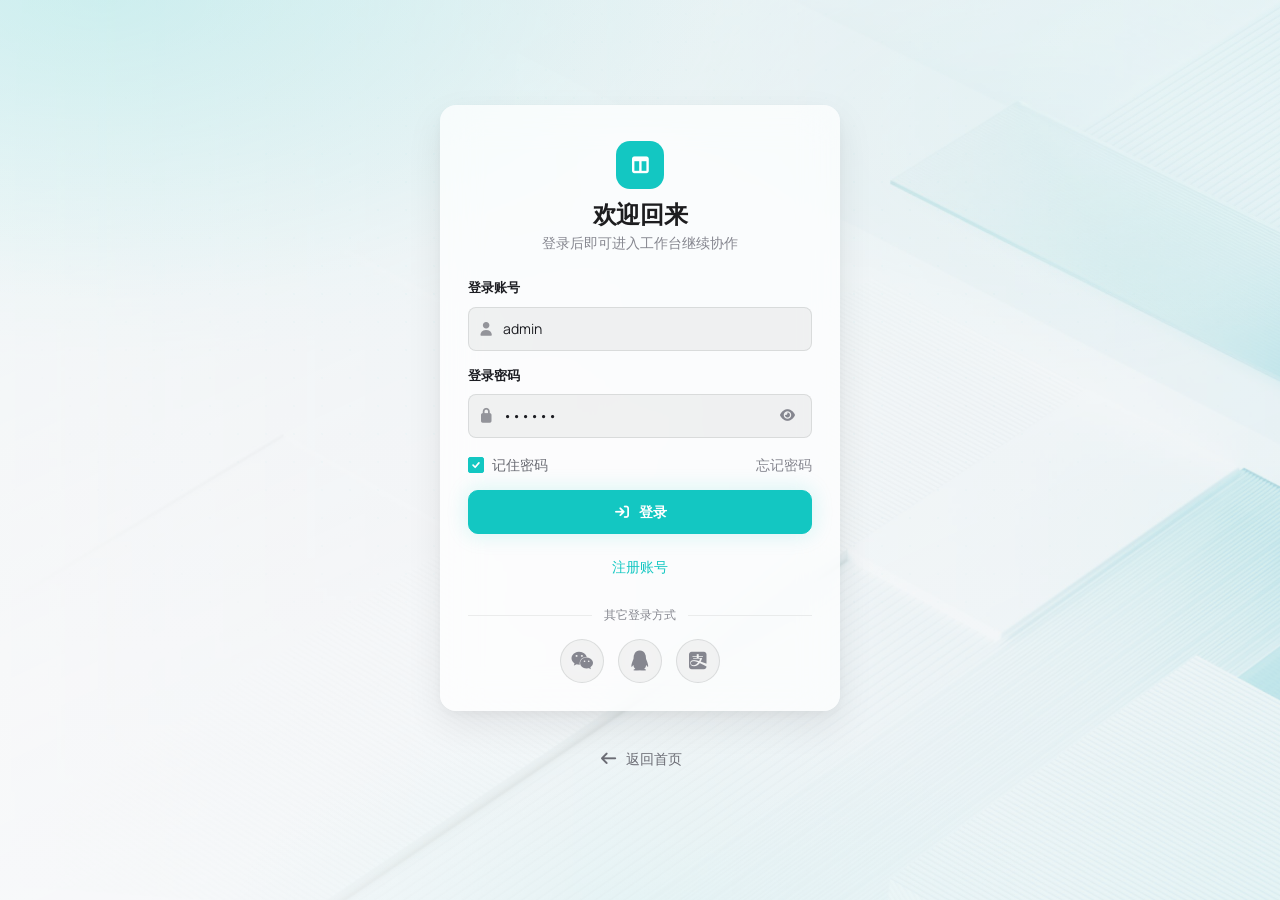
<file: login.html>
<!DOCTYPE html>
<html lang="zh-CN">
<head>
  <meta charset="UTF-8" />
  <meta name="viewport" content="width=device-width, initial-scale=1" />
  <title>登录 — Vibe Design Lite | VibePM</title>
  <meta name="description" content="Vibe Design Lite 静态登录页模板：居中账号卡片，含校验、忘记密码 / 注册弹层与第三方登录示意；无 Vue / Arco。" />
  <meta name="keywords" content="Vibe Design Lite,登录页,账号登录,静态模板,lite-site,VibePM" />
  <meta name="author" content="VibePM" />
  <meta name="theme-color" content="#13c7c2" />
  <script src="./assets/common/js/theme.js"></script>
  <link rel="stylesheet" href="./vendor/fontawesome_free/css/all.min.css" />
  <link rel="stylesheet" href="./assets/common/css/global.css" />
  <link rel="stylesheet" href="./assets/common/css/chrome.css" />
  <link rel="stylesheet" href="./assets/common/css/components.css" />
  <link rel="stylesheet" href="./css/login.css" />
  <link rel="icon" href="./assets/images/logo.svg" type="image/svg+xml">
</head>
<body class="wa-landing-cover wa-login-page">
  <div class="wa-landing-bg" aria-hidden="true">
    <div class="wa-landing-bg__image"></div>
    <div class="wa-landing-bg__glow"></div>
    <div class="wa-landing-bg__aura"></div>
    <div class="wa-landing-bg__dots"></div>
  </div>

  <main class="wa-login">
    <div class="wa-login__card">
      <div class="wa-login__head">
        <a class="wa-login__logo" href="./index.html" aria-label="返回首页">
          <span class="wa-brand__mark" aria-hidden="true"><i class="fa-solid fa-table-columns"></i></span>
        </a>
        <h1 class="wa-login__title">欢迎回来</h1>
        <p class="wa-login__lead">登录后即可进入工作台继续协作</p>
      </div>

      <form class="wa-form wa-login__form" id="login-form" novalidate>
        <div class="wa-form-item" data-login-field="user">
          <label class="wa-label" for="login-user">登录账号</label>
          <div class="wa-field wa-field--icon">
            <i class="fa-solid fa-user wa-field__icon" aria-hidden="true"></i>
            <input class="wa-field__input" id="login-user" name="user" type="text" autocomplete="username" placeholder="请输入登录账号" value="admin" data-wa-field-input />
            <button type="button" class="wa-field__clear" data-wa-field-clear aria-label="清空" aria-hidden="true"><i class="fa-regular fa-circle-xmark" aria-hidden="true"></i></button>
          </div>
          <p class="wa-field__error" data-login-error="user">用户名不能为空</p>
        </div>

        <div class="wa-form-item" data-login-field="password">
          <label class="wa-label" for="login-password">登录密码</label>
          <div class="wa-field wa-field--icon">
            <i class="fa-solid fa-lock wa-field__icon" aria-hidden="true"></i>
            <input class="wa-field__input" id="login-password" name="password" type="password" autocomplete="current-password" placeholder="请输入登录密码" value="123456" data-wa-field-input />
            <button type="button" class="wa-field__clear" data-wa-field-clear aria-label="清空" aria-hidden="true"><i class="fa-regular fa-circle-xmark" aria-hidden="true"></i></button>
            <button type="button" class="wa-login__toggle-pwd" data-toggle-password="login-password" aria-label="显示密码">
              <i class="fa-solid fa-eye" aria-hidden="true"></i>
            </button>
          </div>
          <p class="wa-field__error" data-login-error="password">密码不能为空</p>
        </div>

        <div class="wa-login__row">
          <label class="wa-check">
            <input type="checkbox" id="login-remember" checked />
            <span>记住密码</span>
          </label>
          <button type="button" class="wa-login__link" data-modal-open="forget-modal">忘记密码</button>
        </div>

        <button type="submit" class="wa-btn wa-btn--primary wa-login__submit" id="login-submit">
          <i class="fa-solid fa-arrow-right-to-bracket" aria-hidden="true"></i>
          登录
        </button>
        <button type="button" class="wa-login__register" data-modal-open="register-modal">注册账号</button>

        <div class="wa-login__social">
          <p class="wa-login__social-label">其它登录方式</p>
          <div class="wa-login__social-list" role="group" aria-label="其它登录方式">
            <button type="button" class="wa-login__social-btn" data-social="微信" aria-label="微信登录">
              <i class="fa-brands fa-weixin" aria-hidden="true"></i>
            </button>
            <button type="button" class="wa-login__social-btn" data-social="QQ" aria-label="QQ 登录">
              <i class="fa-brands fa-qq" aria-hidden="true"></i>
            </button>
            <button type="button" class="wa-login__social-btn" data-social="支付宝" aria-label="支付宝登录">
              <i class="fa-brands fa-alipay" aria-hidden="true"></i>
            </button>
          </div>
        </div>
      </form>
    </div>

    <a class="wa-login__back" href="./index.html">
      <i class="fa-solid fa-arrow-left" aria-hidden="true"></i>
      <span>返回首页</span>
    </a>
  </main>

  <div class="wa-modal" id="forget-modal" role="dialog" aria-modal="true" aria-labelledby="forget-title" aria-hidden="true">
    <div class="wa-modal__overlay" data-modal-close></div>
    <div class="wa-modal__panel" tabindex="-1" role="document">
      <div class="wa-modal__header">
        <h2 class="wa-modal__title" id="forget-title">重置密码</h2>
        <button type="button" class="wa-modal__close" data-modal-close aria-label="关闭">
          <i class="fa-solid fa-xmark" aria-hidden="true"></i>
        </button>
      </div>
      <div class="wa-modal__body">
        <form class="wa-form" id="forget-form" novalidate>
          <div class="wa-form-item" data-forget-field="email">
            <label class="wa-label" for="forget-email">邮箱 <span class="wa-req" aria-hidden="true">*</span></label>
            <div class="wa-field wa-field--suffix">
              <input class="wa-field__input" id="forget-email" type="email" placeholder="请输入邮箱" autocomplete="email" data-wa-field-input />
              <button type="button" class="wa-field__clear" data-wa-field-clear aria-label="清空" aria-hidden="true"><i class="fa-regular fa-circle-xmark" aria-hidden="true"></i></button>
              <button type="button" class="wa-login__send" data-send-code="forget">发送验证码</button>
            </div>
            <p class="wa-field__error" data-forget-error="email">请输入邮箱</p>
          </div>
          <div class="wa-form-item" data-forget-field="code">
            <label class="wa-label" id="forget-code-label">验证码 <span class="wa-req" aria-hidden="true">*</span></label>
            <div class="wa-otp" data-otp="forget" role="group" aria-labelledby="forget-code-label">
              <input class="wa-otp__cell" type="text" inputmode="numeric" maxlength="1" aria-label="第 1 位" autocomplete="one-time-code" />
              <input class="wa-otp__cell" type="text" inputmode="numeric" maxlength="1" aria-label="第 2 位" />
              <input class="wa-otp__cell" type="text" inputmode="numeric" maxlength="1" aria-label="第 3 位" />
              <input class="wa-otp__cell" type="text" inputmode="numeric" maxlength="1" aria-label="第 4 位" />
              <input class="wa-otp__cell" type="text" inputmode="numeric" maxlength="1" aria-label="第 5 位" />
              <input class="wa-otp__cell" type="text" inputmode="numeric" maxlength="1" aria-label="第 6 位" />
            </div>
            <input type="hidden" id="forget-code" value="" />
            <p class="wa-field__error" data-forget-error="code">请输入验证码</p>
          </div>
          <div class="wa-form-item" data-forget-field="password">
            <label class="wa-label" for="forget-password">新密码 <span class="wa-req" aria-hidden="true">*</span></label>
            <div class="wa-field">
              <input class="wa-field__input" id="forget-password" type="password" placeholder="至少 6 位" autocomplete="new-password" data-wa-field-input />
              <button type="button" class="wa-field__clear" data-wa-field-clear aria-label="清空" aria-hidden="true"><i class="fa-regular fa-circle-xmark" aria-hidden="true"></i></button>
            </div>
            <p class="wa-field__error" data-forget-error="password">请输入新密码</p>
          </div>
          <div class="wa-form-item" data-forget-field="confirm">
            <label class="wa-label" for="forget-confirm">确认密码 <span class="wa-req" aria-hidden="true">*</span></label>
            <div class="wa-field">
              <input class="wa-field__input" id="forget-confirm" type="password" placeholder="请再次输入密码" autocomplete="new-password" data-wa-field-input />
              <button type="button" class="wa-field__clear" data-wa-field-clear aria-label="清空" aria-hidden="true"><i class="fa-regular fa-circle-xmark" aria-hidden="true"></i></button>
            </div>
            <p class="wa-field__error" data-forget-error="confirm">请再次输入密码</p>
          </div>
          <p class="wa-login__hint">示意流程：邮箱验证码 → 设置新密码。演示验证码 <code>123456</code>。</p>
        </form>
      </div>
      <div class="wa-modal__footer">
        <button type="button" class="wa-btn wa-btn--secondary" data-modal-close>取消</button>
        <button type="button" class="wa-btn wa-btn--primary" id="forget-submit">确认重置</button>
      </div>
    </div>
  </div>

  <div class="wa-modal" id="register-modal" role="dialog" aria-modal="true" aria-labelledby="register-title" aria-hidden="true">
    <div class="wa-modal__overlay" data-modal-close></div>
    <div class="wa-modal__panel" tabindex="-1" role="document">
      <div class="wa-modal__header">
        <h2 class="wa-modal__title" id="register-title">注册账号</h2>
        <button type="button" class="wa-modal__close" data-modal-close aria-label="关闭">
          <i class="fa-solid fa-xmark" aria-hidden="true"></i>
        </button>
      </div>
      <div class="wa-modal__body">
        <form class="wa-form" id="register-form" novalidate>
          <div class="wa-form-item" data-register-field="user">
            <label class="wa-label" for="register-user">用户名 <span class="wa-req" aria-hidden="true">*</span></label>
            <div class="wa-field">
              <input class="wa-field__input" id="register-user" type="text" placeholder="请输入用户名" autocomplete="username" data-wa-field-input />
              <button type="button" class="wa-field__clear" data-wa-field-clear aria-label="清空" aria-hidden="true"><i class="fa-regular fa-circle-xmark" aria-hidden="true"></i></button>
            </div>
            <p class="wa-field__error" data-register-error="user">请输入用户名</p>
          </div>
          <div class="wa-form-item" data-register-field="email">
            <label class="wa-label" for="register-email">邮箱 <span class="wa-req" aria-hidden="true">*</span></label>
            <div class="wa-field wa-field--suffix">
              <input class="wa-field__input" id="register-email" type="email" placeholder="请输入邮箱" autocomplete="email" data-wa-field-input />
              <button type="button" class="wa-field__clear" data-wa-field-clear aria-label="清空" aria-hidden="true"><i class="fa-regular fa-circle-xmark" aria-hidden="true"></i></button>
              <button type="button" class="wa-login__send" data-send-code="register">发送验证码</button>
            </div>
            <p class="wa-field__error" data-register-error="email">请输入邮箱</p>
          </div>
          <div class="wa-form-item" data-register-field="code">
            <label class="wa-label" id="register-code-label">验证码 <span class="wa-req" aria-hidden="true">*</span></label>
            <div class="wa-otp" data-otp="register" role="group" aria-labelledby="register-code-label">
              <input class="wa-otp__cell" type="text" inputmode="numeric" maxlength="1" aria-label="第 1 位" autocomplete="one-time-code" />
              <input class="wa-otp__cell" type="text" inputmode="numeric" maxlength="1" aria-label="第 2 位" />
              <input class="wa-otp__cell" type="text" inputmode="numeric" maxlength="1" aria-label="第 3 位" />
              <input class="wa-otp__cell" type="text" inputmode="numeric" maxlength="1" aria-label="第 4 位" />
              <input class="wa-otp__cell" type="text" inputmode="numeric" maxlength="1" aria-label="第 5 位" />
              <input class="wa-otp__cell" type="text" inputmode="numeric" maxlength="1" aria-label="第 6 位" />
            </div>
            <input type="hidden" id="register-code" value="" />
            <p class="wa-field__error" data-register-error="code">请输入验证码</p>
          </div>
          <div class="wa-form-item" data-register-field="password">
            <label class="wa-label" for="register-password">密码 <span class="wa-req" aria-hidden="true">*</span></label>
            <div class="wa-field">
              <input class="wa-field__input" id="register-password" type="password" placeholder="至少 6 位" autocomplete="new-password" data-wa-field-input />
              <button type="button" class="wa-field__clear" data-wa-field-clear aria-label="清空" aria-hidden="true"><i class="fa-regular fa-circle-xmark" aria-hidden="true"></i></button>
            </div>
            <p class="wa-field__error" data-register-error="password">请输入密码</p>
          </div>
          <div class="wa-form-item" data-register-field="confirm">
            <label class="wa-label" for="register-confirm">确认密码 <span class="wa-req" aria-hidden="true">*</span></label>
            <div class="wa-field">
              <input class="wa-field__input" id="register-confirm" type="password" placeholder="请再次输入密码" autocomplete="new-password" data-wa-field-input />
              <button type="button" class="wa-field__clear" data-wa-field-clear aria-label="清空" aria-hidden="true"><i class="fa-regular fa-circle-xmark" aria-hidden="true"></i></button>
            </div>
            <p class="wa-field__error" data-register-error="confirm">请再次输入密码</p>
          </div>
          <p class="wa-login__hint">示意注册：邮箱验证后即可创建账号。演示验证码 <code>123456</code>。</p>
        </form>
      </div>
      <div class="wa-modal__footer">
        <button type="button" class="wa-btn wa-btn--secondary" data-modal-close>取消</button>
        <button type="button" class="wa-btn wa-btn--primary" id="register-submit">注册</button>
      </div>
    </div>
  </div>

  <script src="./assets/common/js/message.js"></script>
  <script src="./assets/common/js/field.js"></script>
  <script src="./js/login.js"></script>
</body>
</html>
</file>
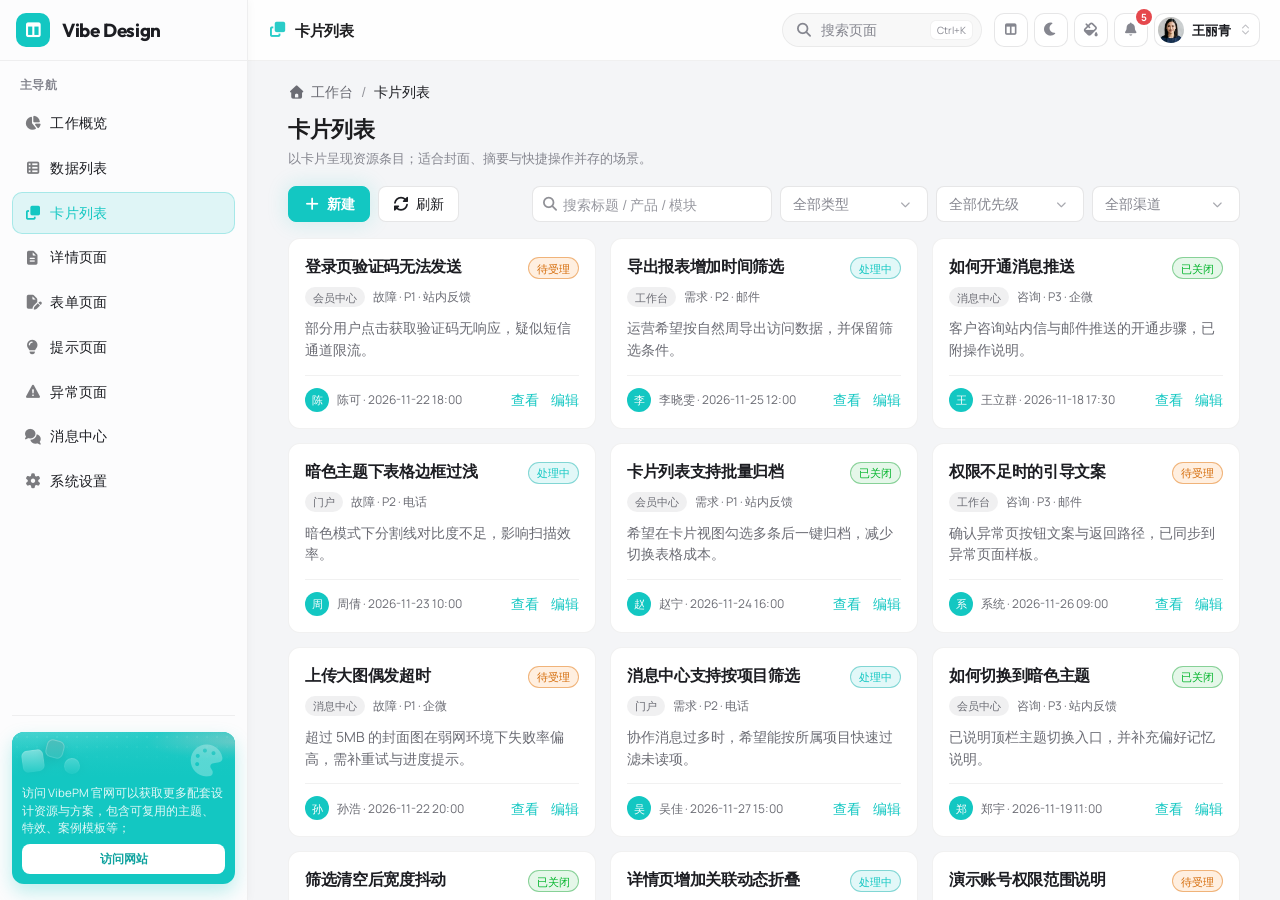
<file: shell-cards.html>
<!DOCTYPE html>
<html lang="zh-CN">
<head>
  <meta charset="UTF-8" />
  <meta name="viewport" content="width=device-width, initial-scale=1" />
  <title>工作台 / 卡片列表 — Vibe Design Lite | VibePM</title>
  <meta name="description" content="Vibe Design Lite 工作台：卡片列表页样板。" />
  <meta name="keywords" content="Vibe Design Lite,工作台,卡片列表,静态模板,VibePM" />
  <meta name="author" content="VibePM" />
  <meta name="theme-color" content="#13c7c2" />
  <script src="./assets/common/js/theme.js"></script>
  <link rel="stylesheet" href="./vendor/fontawesome_free/css/all.min.css" />
  <link rel="stylesheet" href="./assets/common/css/global.css" />
  <link rel="stylesheet" href="./assets/common/css/chrome.css" />
  <link rel="stylesheet" href="./assets/common/css/components.css" />
  <link rel="stylesheet" href="./css/shell.css" />
  <script src="./assets/common/js/shell-boot.js"></script>
  <link rel="stylesheet" href="./css/shell-cards.css" />
  <link rel="icon" href="./assets/images/logo.svg" type="image/svg+xml">
  <noscript><style>body.wa-app-page{visibility:visible!important}</style></noscript>
</head>
<body class="wa-app-page">
  <div class="wa-app" id="wa-app" data-wa-app data-shell-page="cards">
    <div data-shell-content>
      <section class="wa-app__panel">
        <div class="wa-app__panel-head">
          <h2>卡片列表</h2>
          <p>以卡片呈现资源条目；适合封面、摘要与快捷操作并存的场景。</p>
        </div>

        <div class="wa-shell-card-toolbar">
          <div class="wa-shell-card-toolbar__start">
            <a class="wa-btn wa-btn--primary" href="./shell-form.html?mode=create">
              <i class="fa-solid fa-plus" aria-hidden="true"></i>
              新建
            </a>
            <button type="button" class="wa-btn wa-btn--secondary" id="card-refresh">
              <i class="fa-solid fa-rotate" aria-hidden="true"></i>
              刷新
            </button>
          </div>
          <div class="wa-shell-card-toolbar__filters">
            <div class="wa-field wa-field--icon wa-shell-card-search">
              <i class="fa-solid fa-magnifying-glass wa-field__icon" aria-hidden="true"></i>
              <span class="wa-sr-only">关键词</span>
              <input class="wa-field__input" type="text" placeholder="搜索标题 / 产品 / 模块" data-wa-field-input autocomplete="off" id="card-filter" />
              <button type="button" class="wa-field__clear" data-wa-field-clear aria-label="清空" aria-hidden="true">
                <i class="fa-solid fa-circle-xmark" aria-hidden="true"></i>
              </button>
            </div>
            <div class="wa-field wa-field--select wa-shell-card-select">
              <select class="wa-field__select" data-wa-combo data-wa-combo-clear data-placeholder="类型" aria-label="类型" id="card-type-filter">
                <option value="">全部类型</option>
                <option value="故障">故障</option>
                <option value="咨询">咨询</option>
                <option value="需求">需求</option>
                <option value="投诉">投诉</option>
              </select>
            </div>
            <div class="wa-field wa-field--select wa-shell-card-select">
              <select class="wa-field__select" data-wa-combo data-wa-combo-clear data-placeholder="优先级" aria-label="优先级" id="card-priority-filter">
                <option value="">全部优先级</option>
                <option value="P0">P0</option>
                <option value="P1">P1</option>
                <option value="P2">P2</option>
                <option value="P3">P3</option>
              </select>
            </div>
            <div class="wa-field wa-field--select wa-shell-card-select">
              <select class="wa-field__select" data-wa-combo data-wa-combo-clear data-placeholder="渠道" aria-label="渠道" id="card-channel-filter">
                <option value="">全部渠道</option>
                <option value="站内反馈">站内反馈</option>
                <option value="邮件">邮件</option>
                <option value="电话">电话</option>
                <option value="企微">企微</option>
              </select>
            </div>
          </div>
        </div>

        <div class="wa-shell-card-grid" id="card-grid" aria-label="卡片列表">
          <article class="wa-shell-card" data-card-type="故障" data-card-title="登录页验证码无法发送" data-card-priority="P1" data-card-channel="站内反馈">
            <div class="wa-shell-card__head">
              <h3 class="wa-shell-card__title">登录页验证码无法发送</h3>
              <span class="wa-badge wa-badge--warn">待受理</span>
            </div>
            <div class="wa-shell-card__meta-row">
              <span class="wa-chip wa-shell-card__product" aria-label="所属产品">会员中心</span>
              <span class="wa-shell-card__meta">故障 · P1 · 站内反馈</span>
            </div>
            <p class="wa-shell-card__desc">部分用户点击获取验证码无响应，疑似短信通道限流。</p>
            <div class="wa-shell-card__foot">
              <div class="wa-shell-card__user">
                <span class="wa-shell-card__avatar" aria-hidden="true">陈</span>
                <span>陈可 · 2026-11-22 18:00</span>
              </div>
              <div class="wa-shell-card__actions">
                <a class="wa-link" href="./shell-detail.html?id=t1">查看</a>
                <a class="wa-link" href="./shell-form.html?mode=edit&amp;id=t1">编辑</a>
              </div>
            </div>
          </article>

          <article class="wa-shell-card" data-card-type="需求" data-card-title="导出报表增加时间筛选" data-card-priority="P2" data-card-channel="邮件">
            <div class="wa-shell-card__head">
              <h3 class="wa-shell-card__title">导出报表增加时间筛选</h3>
              <span class="wa-badge wa-badge--run">处理中</span>
            </div>
            <div class="wa-shell-card__meta-row">
              <span class="wa-chip wa-shell-card__product" aria-label="所属产品">工作台</span>
              <span class="wa-shell-card__meta">需求 · P2 · 邮件</span>
            </div>
            <p class="wa-shell-card__desc">运营希望按自然周导出访问数据，并保留筛选条件。</p>
            <div class="wa-shell-card__foot">
              <div class="wa-shell-card__user">
                <span class="wa-shell-card__avatar" aria-hidden="true">李</span>
                <span>李晓雯 · 2026-11-25 12:00</span>
              </div>
              <div class="wa-shell-card__actions">
                <a class="wa-link" href="./shell-detail.html?id=t2">查看</a>
                <a class="wa-link" href="./shell-form.html?mode=edit&amp;id=t2">编辑</a>
              </div>
            </div>
          </article>

          <article class="wa-shell-card" data-card-type="咨询" data-card-title="如何开通消息推送" data-card-priority="P3" data-card-channel="企微">
            <div class="wa-shell-card__head">
              <h3 class="wa-shell-card__title">如何开通消息推送</h3>
              <span class="wa-badge wa-badge--ok">已关闭</span>
            </div>
            <div class="wa-shell-card__meta-row">
              <span class="wa-chip wa-shell-card__product" aria-label="所属产品">消息中心</span>
              <span class="wa-shell-card__meta">咨询 · P3 · 企微</span>
            </div>
            <p class="wa-shell-card__desc">客户咨询站内信与邮件推送的开通步骤，已附操作说明。</p>
            <div class="wa-shell-card__foot">
              <div class="wa-shell-card__user">
                <span class="wa-shell-card__avatar" aria-hidden="true">王</span>
                <span>王立群 · 2026-11-18 17:30</span>
              </div>
              <div class="wa-shell-card__actions">
                <a class="wa-link" href="./shell-detail.html?id=t3">查看</a>
                <a class="wa-link" href="./shell-form.html?mode=edit&amp;id=t3">编辑</a>
              </div>
            </div>
          </article>

          <article class="wa-shell-card" data-card-type="故障" data-card-title="暗色主题下表格边框过浅" data-card-priority="P2" data-card-channel="电话">
            <div class="wa-shell-card__head">
              <h3 class="wa-shell-card__title">暗色主题下表格边框过浅</h3>
              <span class="wa-badge wa-badge--run">处理中</span>
            </div>
            <div class="wa-shell-card__meta-row">
              <span class="wa-chip wa-shell-card__product" aria-label="所属产品">门户</span>
              <span class="wa-shell-card__meta">故障 · P2 · 电话</span>
            </div>
            <p class="wa-shell-card__desc">暗色模式下分割线对比度不足，影响扫描效率。</p>
            <div class="wa-shell-card__foot">
              <div class="wa-shell-card__user">
                <span class="wa-shell-card__avatar" aria-hidden="true">周</span>
                <span>周倩 · 2026-11-23 10:00</span>
              </div>
              <div class="wa-shell-card__actions">
                <a class="wa-link" href="./shell-detail.html?id=t4">查看</a>
                <a class="wa-link" href="./shell-form.html?mode=edit&amp;id=t4">编辑</a>
              </div>
            </div>
          </article>

          <article class="wa-shell-card" data-card-type="需求" data-card-title="卡片列表支持批量归档" data-card-priority="P1" data-card-channel="站内反馈">
            <div class="wa-shell-card__head">
              <h3 class="wa-shell-card__title">卡片列表支持批量归档</h3>
              <span class="wa-badge wa-badge--ok">已关闭</span>
            </div>
            <div class="wa-shell-card__meta-row">
              <span class="wa-chip wa-shell-card__product" aria-label="所属产品">会员中心</span>
              <span class="wa-shell-card__meta">需求 · P1 · 站内反馈</span>
            </div>
            <p class="wa-shell-card__desc">希望在卡片视图勾选多条后一键归档，减少切换表格成本。</p>
            <div class="wa-shell-card__foot">
              <div class="wa-shell-card__user">
                <span class="wa-shell-card__avatar" aria-hidden="true">赵</span>
                <span>赵宁 · 2026-11-24 16:00</span>
              </div>
              <div class="wa-shell-card__actions">
                <a class="wa-link" href="./shell-detail.html?id=t5">查看</a>
                <a class="wa-link" href="./shell-form.html?mode=edit&amp;id=t5">编辑</a>
              </div>
            </div>
          </article>

          <article class="wa-shell-card" data-card-type="咨询" data-card-title="权限不足时的引导文案" data-card-priority="P3" data-card-channel="邮件">
            <div class="wa-shell-card__head">
              <h3 class="wa-shell-card__title">权限不足时的引导文案</h3>
              <span class="wa-badge wa-badge--warn">待受理</span>
            </div>
            <div class="wa-shell-card__meta-row">
              <span class="wa-chip wa-shell-card__product" aria-label="所属产品">工作台</span>
              <span class="wa-shell-card__meta">咨询 · P3 · 邮件</span>
            </div>
            <p class="wa-shell-card__desc">确认异常页按钮文案与返回路径，已同步到异常页面样板。</p>
            <div class="wa-shell-card__foot">
              <div class="wa-shell-card__user">
                <span class="wa-shell-card__avatar" aria-hidden="true">系</span>
                <span>系统 · 2026-11-26 09:00</span>
              </div>
              <div class="wa-shell-card__actions">
                <a class="wa-link" href="./shell-exception.html">查看</a>
                <a class="wa-link" href="./shell-form.html?mode=edit&amp;id=t6">编辑</a>
              </div>
            </div>
          </article>

          <article class="wa-shell-card" data-card-type="故障" data-card-title="上传大图偶发超时" data-card-priority="P1" data-card-channel="企微">
            <div class="wa-shell-card__head">
              <h3 class="wa-shell-card__title">上传大图偶发超时</h3>
              <span class="wa-badge wa-badge--warn">待受理</span>
            </div>
            <div class="wa-shell-card__meta-row">
              <span class="wa-chip wa-shell-card__product" aria-label="所属产品">消息中心</span>
              <span class="wa-shell-card__meta">故障 · P1 · 企微</span>
            </div>
            <p class="wa-shell-card__desc">超过 5MB 的封面图在弱网环境下失败率偏高，需补重试与进度提示。</p>
            <div class="wa-shell-card__foot">
              <div class="wa-shell-card__user">
                <span class="wa-shell-card__avatar" aria-hidden="true">孙</span>
                <span>孙浩 · 2026-11-22 20:00</span>
              </div>
              <div class="wa-shell-card__actions">
                <a class="wa-link" href="./shell-detail.html?id=t7">查看</a>
                <a class="wa-link" href="./shell-form.html?mode=edit&amp;id=t7">编辑</a>
              </div>
            </div>
          </article>

          <article class="wa-shell-card" data-card-type="需求" data-card-title="消息中心支持按项目筛选" data-card-priority="P2" data-card-channel="电话">
            <div class="wa-shell-card__head">
              <h3 class="wa-shell-card__title">消息中心支持按项目筛选</h3>
              <span class="wa-badge wa-badge--run">处理中</span>
            </div>
            <div class="wa-shell-card__meta-row">
              <span class="wa-chip wa-shell-card__product" aria-label="所属产品">门户</span>
              <span class="wa-shell-card__meta">需求 · P2 · 电话</span>
            </div>
            <p class="wa-shell-card__desc">协作消息过多时，希望能按所属项目快速过滤未读项。</p>
            <div class="wa-shell-card__foot">
              <div class="wa-shell-card__user">
                <span class="wa-shell-card__avatar" aria-hidden="true">吴</span>
                <span>吴佳 · 2026-11-27 15:00</span>
              </div>
              <div class="wa-shell-card__actions">
                <a class="wa-link" href="./shell-detail.html?id=t8">查看</a>
                <a class="wa-link" href="./shell-form.html?mode=edit&amp;id=t8">编辑</a>
              </div>
            </div>
          </article>

          <article class="wa-shell-card" data-card-type="咨询" data-card-title="如何切换到暗色主题" data-card-priority="P3" data-card-channel="站内反馈">
            <div class="wa-shell-card__head">
              <h3 class="wa-shell-card__title">如何切换到暗色主题</h3>
              <span class="wa-badge wa-badge--ok">已关闭</span>
            </div>
            <div class="wa-shell-card__meta-row">
              <span class="wa-chip wa-shell-card__product" aria-label="所属产品">会员中心</span>
              <span class="wa-shell-card__meta">咨询 · P3 · 站内反馈</span>
            </div>
            <p class="wa-shell-card__desc">已说明顶栏主题切换入口，并补充偏好记忆说明。</p>
            <div class="wa-shell-card__foot">
              <div class="wa-shell-card__user">
                <span class="wa-shell-card__avatar" aria-hidden="true">郑</span>
                <span>郑宇 · 2026-11-19 11:00</span>
              </div>
              <div class="wa-shell-card__actions">
                <a class="wa-link" href="./shell-detail.html?id=t9">查看</a>
                <a class="wa-link" href="./shell-form.html?mode=edit&amp;id=t9">编辑</a>
              </div>
            </div>
          </article>

          <article class="wa-shell-card" data-card-type="故障" data-card-title="筛选清空后宽度抖动" data-card-priority="P2" data-card-channel="邮件">
            <div class="wa-shell-card__head">
              <h3 class="wa-shell-card__title">筛选清空后宽度抖动</h3>
              <span class="wa-badge wa-badge--ok">已关闭</span>
            </div>
            <div class="wa-shell-card__meta-row">
              <span class="wa-chip wa-shell-card__product" aria-label="所属产品">工作台</span>
              <span class="wa-shell-card__meta">故障 · P2 · 邮件</span>
            </div>
            <p class="wa-shell-card__desc">组合筛选清除按钮显隐时，表格工具栏宽度轻微跳动。</p>
            <div class="wa-shell-card__foot">
              <div class="wa-shell-card__user">
                <span class="wa-shell-card__avatar" aria-hidden="true">冯</span>
                <span>冯蕾 · 2026-11-21 14:00</span>
              </div>
              <div class="wa-shell-card__actions">
                <a class="wa-link" href="./shell-detail.html?id=t10">查看</a>
                <a class="wa-link" href="./shell-form.html?mode=edit&amp;id=t10">编辑</a>
              </div>
            </div>
          </article>

          <article class="wa-shell-card" data-card-type="需求" data-card-title="详情页增加关联动态折叠" data-card-priority="P2" data-card-channel="企微">
            <div class="wa-shell-card__head">
              <h3 class="wa-shell-card__title">详情页增加关联动态折叠</h3>
              <span class="wa-badge wa-badge--run">处理中</span>
            </div>
            <div class="wa-shell-card__meta-row">
              <span class="wa-chip wa-shell-card__product" aria-label="所属产品">消息中心</span>
              <span class="wa-shell-card__meta">需求 · P2 · 企微</span>
            </div>
            <p class="wa-shell-card__desc">动态较多时默认折叠，仅展示最近两条，可展开查看全部。</p>
            <div class="wa-shell-card__foot">
              <div class="wa-shell-card__user">
                <span class="wa-shell-card__avatar" aria-hidden="true">韩</span>
                <span>韩雪 · 2026-11-28 18:00</span>
              </div>
              <div class="wa-shell-card__actions">
                <a class="wa-link" href="./shell-detail.html?id=t11">查看</a>
                <a class="wa-link" href="./shell-form.html?mode=edit&amp;id=t11">编辑</a>
              </div>
            </div>
          </article>

          <article class="wa-shell-card" data-card-type="咨询" data-card-title="演示账号权限范围说明" data-card-priority="P3" data-card-channel="电话">
            <div class="wa-shell-card__head">
              <h3 class="wa-shell-card__title">演示账号权限范围说明</h3>
              <span class="wa-badge wa-badge--warn">待受理</span>
            </div>
            <div class="wa-shell-card__meta-row">
              <span class="wa-chip wa-shell-card__product" aria-label="所属产品">门户</span>
              <span class="wa-shell-card__meta">咨询 · P3 · 电话</span>
            </div>
            <p class="wa-shell-card__desc">已补充 demo 账号可访问页面清单，并指向异常页样板。</p>
            <div class="wa-shell-card__foot">
              <div class="wa-shell-card__user">
                <span class="wa-shell-card__avatar" aria-hidden="true">曹</span>
                <span>曹明 · 2026-11-29 10:30</span>
              </div>
              <div class="wa-shell-card__actions">
                <a class="wa-link" href="./shell-detail.html?id=t12">查看</a>
                <a class="wa-link" href="./shell-form.html?mode=edit&amp;id=t12">编辑</a>
              </div>
            </div>
          </article>

          <article class="wa-shell-card" data-card-type="故障" data-card-title="移动端侧栏遮罩穿透" data-card-priority="P1" data-card-channel="站内反馈">
            <div class="wa-shell-card__head">
              <h3 class="wa-shell-card__title">移动端侧栏遮罩穿透</h3>
              <span class="wa-badge wa-badge--ok">已关闭</span>
            </div>
            <div class="wa-shell-card__meta-row">
              <span class="wa-chip wa-shell-card__product" aria-label="所属产品">会员中心</span>
              <span class="wa-shell-card__meta">故障 · P1 · 站内反馈</span>
            </div>
            <p class="wa-shell-card__desc">小屏打开导航后，遮罩层偶发无法拦截底层滚动。</p>
            <div class="wa-shell-card__foot">
              <div class="wa-shell-card__user">
                <span class="wa-shell-card__avatar" aria-hidden="true">林</span>
                <span>林舟 · 2026-11-22 19:00</span>
              </div>
              <div class="wa-shell-card__actions">
                <a class="wa-link" href="./shell-detail.html?id=t13">查看</a>
                <a class="wa-link" href="./shell-form.html?mode=edit&amp;id=t13">编辑</a>
              </div>
            </div>
          </article>

          <article class="wa-shell-card" data-card-type="需求" data-card-title="分页支持跳转到指定页" data-card-priority="P2" data-card-channel="邮件">
            <div class="wa-shell-card__head">
              <h3 class="wa-shell-card__title">分页支持跳转到指定页</h3>
              <span class="wa-badge wa-badge--warn">待受理</span>
            </div>
            <div class="wa-shell-card__meta-row">
              <span class="wa-chip wa-shell-card__product" aria-label="所属产品">工作台</span>
              <span class="wa-shell-card__meta">需求 · P2 · 邮件</span>
            </div>
            <p class="wa-shell-card__desc">数据量大时希望输入页码直达，减少连续翻页成本。</p>
            <div class="wa-shell-card__foot">
              <div class="wa-shell-card__user">
                <span class="wa-shell-card__avatar" aria-hidden="true">何</span>
                <span>何敏 · 2026-11-30 13:00</span>
              </div>
              <div class="wa-shell-card__actions">
                <a class="wa-link" href="./shell-detail.html?id=t14">查看</a>
                <a class="wa-link" href="./shell-form.html?mode=edit&amp;id=t14">编辑</a>
              </div>
            </div>
          </article>

          <article class="wa-shell-card" data-card-type="咨询" data-card-title="如何导出当前筛选结果" data-card-priority="P3" data-card-channel="企微">
            <div class="wa-shell-card__head">
              <h3 class="wa-shell-card__title">如何导出当前筛选结果</h3>
              <span class="wa-badge wa-badge--run">处理中</span>
            </div>
            <div class="wa-shell-card__meta-row">
              <span class="wa-chip wa-shell-card__product" aria-label="所属产品">消息中心</span>
              <span class="wa-shell-card__meta">咨询 · P3 · 企微</span>
            </div>
            <p class="wa-shell-card__desc">已说明导出跟随筛选条件，并补充空结果时的提示文案。</p>
            <div class="wa-shell-card__foot">
              <div class="wa-shell-card__user">
                <span class="wa-shell-card__avatar" aria-hidden="true">许</span>
                <span>许晴 · 2026-11-24 11:00</span>
              </div>
              <div class="wa-shell-card__actions">
                <a class="wa-link" href="./shell-detail.html?id=t15">查看</a>
                <a class="wa-link" href="./shell-form.html?mode=edit&amp;id=t15">编辑</a>
              </div>
            </div>
          </article>

          <article class="wa-shell-card" data-card-type="故障" data-card-title="消息未读红点偶发不消失" data-card-priority="P2" data-card-channel="电话">
            <div class="wa-shell-card__head">
              <h3 class="wa-shell-card__title">消息未读红点偶发不消失</h3>
              <span class="wa-badge wa-badge--warn">待受理</span>
            </div>
            <div class="wa-shell-card__meta-row">
              <span class="wa-chip wa-shell-card__product" aria-label="所属产品">门户</span>
              <span class="wa-shell-card__meta">故障 · P2 · 电话</span>
            </div>
            <p class="wa-shell-card__desc">标为已读后切换筛选，红点状态偶尔回滚，需核对本地状态同步。</p>
            <div class="wa-shell-card__foot">
              <div class="wa-shell-card__user">
                <span class="wa-shell-card__avatar" aria-hidden="true">马</span>
                <span>马超 · 2026-11-23 16:30</span>
              </div>
              <div class="wa-shell-card__actions">
                <a class="wa-link" href="./shell-detail.html?id=t16">查看</a>
                <a class="wa-link" href="./shell-form.html?mode=edit&amp;id=t16">编辑</a>
              </div>
            </div>
          </article>

          <article class="wa-shell-card" data-card-type="需求" data-card-title="卡片支持快捷置顶" data-card-priority="P2" data-card-channel="站内反馈">
            <div class="wa-shell-card__head">
              <h3 class="wa-shell-card__title">卡片支持快捷置顶</h3>
              <span class="wa-badge wa-badge--ok">已关闭</span>
            </div>
            <div class="wa-shell-card__meta-row">
              <span class="wa-chip wa-shell-card__product" aria-label="所属产品">会员中心</span>
              <span class="wa-shell-card__meta">需求 · P2 · 站内反馈</span>
            </div>
            <p class="wa-shell-card__desc">重要工单希望一键置顶，并在列表与卡片视图保持一致排序。</p>
            <div class="wa-shell-card__foot">
              <div class="wa-shell-card__user">
                <span class="wa-shell-card__avatar" aria-hidden="true">唐</span>
                <span>唐宁 · 2026-11-25 09:30</span>
              </div>
              <div class="wa-shell-card__actions">
                <a class="wa-link" href="./shell-detail.html?id=t17">查看</a>
                <a class="wa-link" href="./shell-form.html?mode=edit&amp;id=t17">编辑</a>
              </div>
            </div>
          </article>

          <article class="wa-shell-card" data-card-type="咨询" data-card-title="表单必填校验文案规范" data-card-priority="P3" data-card-channel="邮件">
            <div class="wa-shell-card__head">
              <h3 class="wa-shell-card__title">表单必填校验文案规范</h3>
              <span class="wa-badge wa-badge--run">处理中</span>
            </div>
            <div class="wa-shell-card__meta-row">
              <span class="wa-chip wa-shell-card__product" aria-label="所属产品">工作台</span>
              <span class="wa-shell-card__meta">咨询 · P3 · 邮件</span>
            </div>
            <p class="wa-shell-card__desc">已统一必填提示语气，并同步到工单表单样板。</p>
            <div class="wa-shell-card__foot">
              <div class="wa-shell-card__user">
                <span class="wa-shell-card__avatar" aria-hidden="true">蒋</span>
                <span>蒋一 · 2026-11-26 18:00</span>
              </div>
              <div class="wa-shell-card__actions">
                <a class="wa-link" href="./shell-detail.html?id=t18">查看</a>
                <a class="wa-link" href="./shell-form.html?mode=edit&amp;id=t18">编辑</a>
              </div>
            </div>
          </article>

          <article class="wa-shell-card" data-card-type="故障" data-card-title="分页信息空格显示不一致" data-card-priority="P3" data-card-channel="企微">
            <div class="wa-shell-card__head">
              <h3 class="wa-shell-card__title">分页信息空格显示不一致</h3>
              <span class="wa-badge wa-badge--warn">待受理</span>
            </div>
            <div class="wa-shell-card__meta-row">
              <span class="wa-chip wa-shell-card__product" aria-label="所属产品">消息中心</span>
              <span class="wa-shell-card__meta">故障 · P3 · 企微</span>
            </div>
            <p class="wa-shell-card__desc">共 N 条文案在不同页面空格不一致，统一为中文排版规范。</p>
            <div class="wa-shell-card__foot">
              <div class="wa-shell-card__user">
                <span class="wa-shell-card__avatar" aria-hidden="true">卢</span>
                <span>卢方 · 2026-11-27 10:00</span>
              </div>
              <div class="wa-shell-card__actions">
                <a class="wa-link" href="./shell-detail.html?id=t19">查看</a>
                <a class="wa-link" href="./shell-form.html?mode=edit&amp;id=t19">编辑</a>
              </div>
            </div>
          </article>

          <article class="wa-shell-card" data-card-type="需求" data-card-title="空状态支持自定义插图" data-card-priority="P2" data-card-channel="电话">
            <div class="wa-shell-card__head">
              <h3 class="wa-shell-card__title">空状态支持自定义插图</h3>
              <span class="wa-badge wa-badge--ok">已关闭</span>
            </div>
            <div class="wa-shell-card__meta-row">
              <span class="wa-chip wa-shell-card__product" aria-label="所属产品">门户</span>
              <span class="wa-shell-card__meta">需求 · P2 · 电话</span>
            </div>
            <p class="wa-shell-card__desc">提示页希望可替换插图与主文案，适配不同业务模块。</p>
            <div class="wa-shell-card__foot">
              <div class="wa-shell-card__user">
                <span class="wa-shell-card__avatar" aria-hidden="true">程</span>
                <span>程远 · 2026-11-28 15:00</span>
              </div>
              <div class="wa-shell-card__actions">
                <a class="wa-link" href="./shell-detail.html?id=t20">查看</a>
                <a class="wa-link" href="./shell-form.html?mode=edit&amp;id=t20">编辑</a>
              </div>
            </div>
          </article>

        </div>

        <div class="wa-empty wa-shell-card-empty" data-card-empty hidden role="status">
          <i class="fa-solid fa-inbox wa-empty__icon" aria-hidden="true"></i>
          <p class="wa-empty__title">暂无匹配结果</p>
          <p class="wa-empty__desc">试试调整关键词或筛选条件，或清空后重新查看。</p>
        </div>

        <nav class="wa-pagination wa-shell-card-pager" aria-label="分页" data-card-pager>
          <div class="wa-pagination__actions"></div>
          <div class="wa-pagination__end">
            <p class="wa-pagination__info" data-card-page-info>共 0 条 · 第 1 / 1 页</p>
            <div class="wa-pagination__controls" data-card-page-controls></div>
          </div>
        </nav>
      </section>
    </div>
  </div>

  <script src="./assets/common/js/message.js"></script>
  <script src="./assets/common/js/confirm.js"></script>
  <script src="./assets/common/js/field.js"></script>
  <script src="./assets/common/js/combo.js"></script>
  <script src="./assets/common/js/page-loading.js"></script>
  <script src="./assets/common/js/app-shell.js"></script>
  <script src="./js/shell.js"></script>
  <script src="./js/shell-cards.js"></script>
</body>
</html>
</file>
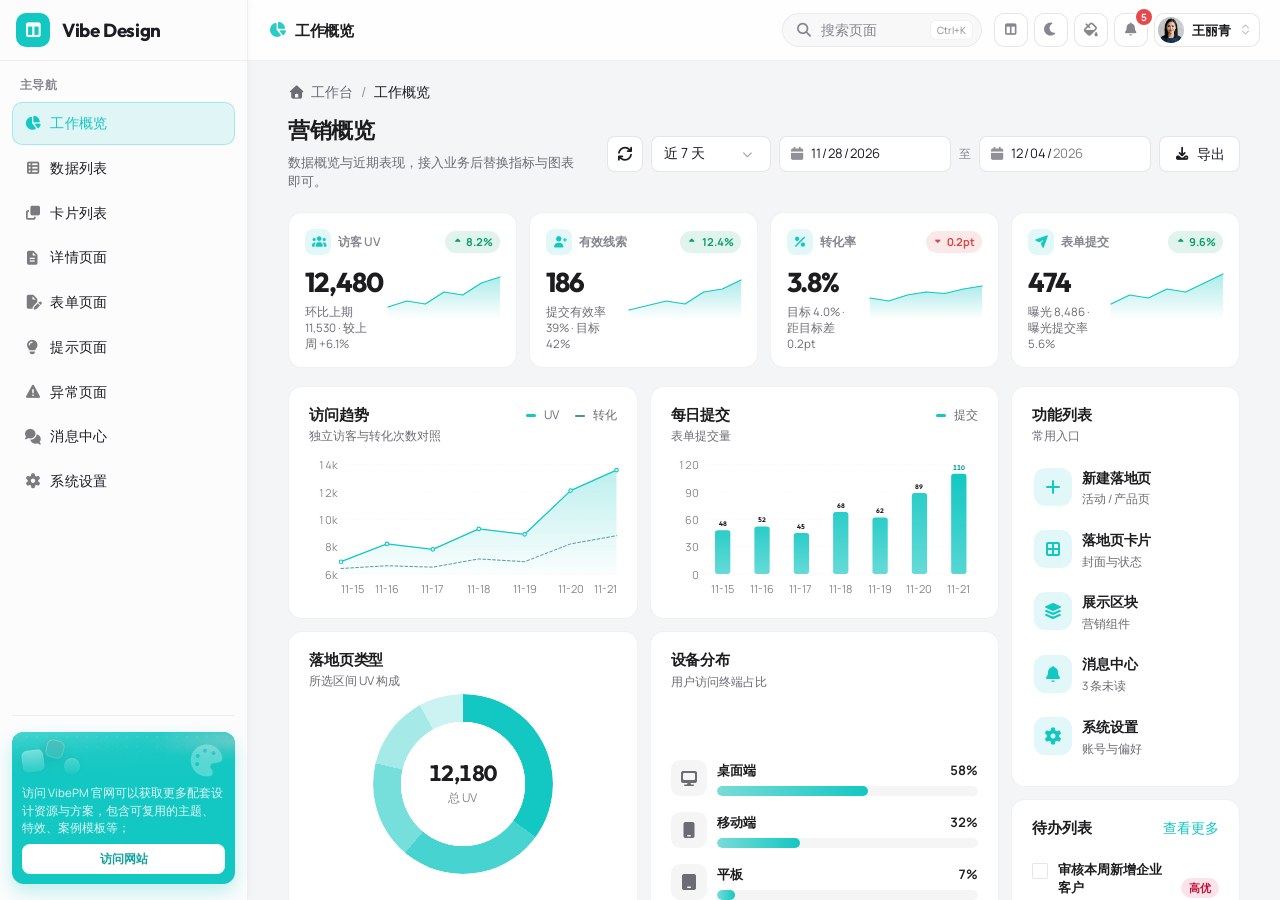
<file: shell-dashboard.html>
<!DOCTYPE html>
<html lang="zh-CN">
<head>
  <meta charset="UTF-8" />
  <meta name="viewport" content="width=device-width, initial-scale=1" />
  <title>工作台 / 营销概览 — Vibe Design Lite | VibePM</title>
  <meta name="description" content="Vibe Design Lite 工作台：营销站概览样板，含快捷入口、指标、趋势图、柱状图与落地页表现表。" />
  <meta name="keywords" content="Vibe Design Lite,工作台,营销概览,仪表盘,静态模板,VibePM" />
  <meta name="author" content="VibePM" />
  <meta name="theme-color" content="#13c7c2" />
  <script src="./assets/common/js/theme.js"></script>
  <link rel="stylesheet" href="./vendor/fontawesome_free/css/all.min.css" />
  <link rel="stylesheet" href="./assets/common/css/global.css" />
  <link rel="stylesheet" href="./assets/common/css/chrome.css" />
  <link rel="stylesheet" href="./assets/common/css/components.css" />
  <link rel="stylesheet" href="./css/shell.css" />
  <script src="./assets/common/js/shell-boot.js"></script>
  <link rel="stylesheet" href="./css/shell-dashboard.css" />
  <link rel="icon" href="./assets/images/logo.svg" type="image/svg+xml">
  <noscript><style>body.wa-app-page{visibility:visible!important}</style></noscript>
</head>
<body class="wa-app-page">
  <div class="wa-app" id="wa-app" data-wa-app data-shell-page="dashboard">
    <div data-shell-content>
      <section class="wa-app__panel">
        <div class="wa-shell-pagehead wa-shell-pagehead--detail">
          <div class="wa-shell-pagehead__main">
            <div class="wa-shell-pagehead__title-row">
              <h2>营销概览</h2>
            </div>
            <p class="wa-shell-pagehead__meta">
              <span>数据概览与近期表现，接入业务后替换指标与图表即可。</span>
            </p>
          </div>
          <div class="wa-shell-pagehead__actions">
            <button
              type="button"
              class="wa-btn wa-btn--secondary wa-dash__refresh"
              data-dash-refresh
              aria-label="刷新"
            >
              <i class="fa-solid fa-arrows-rotate" aria-hidden="true"></i>
            </button>
            <div class="wa-field wa-field--select wa-dash__range">
              <label class="wa-sr-only" for="dash-range-preset">时间范围</label>
              <select
                class="wa-field__select"
                id="dash-range-preset"
                data-wa-combo
                data-wa-combo-clear="0"
                data-dash-range
                aria-label="选择时间范围"
              >
                <option value="7d" selected>近 7 天</option>
                <option value="30d">近 30 天</option>
                <option value="90d">近 90 天</option>
              </select>
            </div>
            <div class="wa-dash__dates" role="group" aria-label="日期范围">
              <div class="wa-field wa-field--icon wa-dash__date">
                <i class="fa-solid fa-calendar wa-field__icon" aria-hidden="true"></i>
                <label class="wa-sr-only" for="dash-date-start">开始日期</label>
                <input
                  class="wa-field__input"
                  id="dash-date-start"
                  type="date"
                  value="2026-11-15"
                  data-wa-field-input
                  data-dash-date-start
                />
              </div>
              <span class="wa-dash__date-sep" aria-hidden="true">至</span>
              <div class="wa-field wa-field--icon wa-dash__date">
                <i class="fa-solid fa-calendar wa-field__icon" aria-hidden="true"></i>
                <label class="wa-sr-only" for="dash-date-end">结束日期</label>
                <input
                  class="wa-field__input"
                  id="dash-date-end"
                  type="date"
                  value="2026-11-21"
                  data-wa-field-input
                  data-dash-date-end
                />
              </div>
            </div>
            <button type="button" class="wa-btn wa-btn--secondary wa-dash__export" data-dash-export aria-label="导出">
              <i class="fa-solid fa-download" aria-hidden="true"></i>
              <span class="wa-dash__export-label">导出</span>
            </button>
          </div>
        </div>

        <div class="wa-dash">
          <svg width="0" height="0" aria-hidden="true" focusable="false" style="position:absolute">
            <defs>
              <linearGradient id="wa-dash-spark-fill" x1="0" y1="0" x2="0" y2="1">
                <stop offset="0%" stop-color="var(--wa-color-primary)" stop-opacity="0.35" />
                <stop offset="100%" stop-color="var(--wa-color-primary)" stop-opacity="0" />
              </linearGradient>
              <linearGradient id="wa-dash-trend-fill" x1="0" y1="0" x2="0" y2="1">
                <stop offset="0%" stop-color="var(--wa-color-primary)" stop-opacity="0.28" />
                <stop offset="100%" stop-color="var(--wa-color-primary)" stop-opacity="0.02" />
              </linearGradient>
              <linearGradient id="wa-dash-bar-fill" x1="0" y1="0" x2="0" y2="1">
                <stop offset="0%" stop-color="var(--wa-color-primary)" stop-opacity="1" />
                <stop offset="100%" stop-color="var(--wa-color-primary)" stop-opacity="0.72" />
              </linearGradient>
            </defs>
          </svg>

          <div class="wa-dash__kpis" aria-label="核心指标">
            <article class="wa-dash__kpi">
              <p class="wa-dash__kpi-label">
                <span class="wa-dash__kpi-label-main">
                  <span class="wa-dash__kpi-icon" aria-hidden="true"><i class="fa-solid fa-users"></i></span>
                  访客 UV
                </span>
                <em class="wa-dash__kpi-chip"><i class="fa-solid fa-caret-up" aria-hidden="true"></i> 8.2%</em>
              </p>
              <div class="wa-dash__kpi-main">
                <div class="wa-dash__kpi-figure">
                  <p class="wa-dash__kpi-value">12,480</p>
                  <p class="wa-dash__kpi-foot">环比上期 11,530 · 较上周 +6.1%</p>
                </div>
                <div class="wa-dash__spark" aria-hidden="true">
                  <svg viewBox="0 0 72 36" preserveAspectRatio="none">
                    <path class="wa-dash__spark-area" d="M0 28 L12 24 L24 26 L36 18 L48 20 L60 12 L72 8 L72 36 L0 36 Z" />
                    <path class="wa-dash__spark-line" d="M0 28 L12 24 L24 26 L36 18 L48 20 L60 12 L72 8" />
                  </svg>
                </div>
              </div>
            </article>
            <article class="wa-dash__kpi">
              <p class="wa-dash__kpi-label">
                <span class="wa-dash__kpi-label-main">
                  <span class="wa-dash__kpi-icon" aria-hidden="true"><i class="fa-solid fa-user-plus"></i></span>
                  有效线索
                </span>
                <em class="wa-dash__kpi-chip"><i class="fa-solid fa-caret-up" aria-hidden="true"></i> 12.4%</em>
              </p>
              <div class="wa-dash__kpi-main">
                <div class="wa-dash__kpi-figure">
                  <p class="wa-dash__kpi-value">186</p>
                  <p class="wa-dash__kpi-foot">提交有效率 39% · 目标 42%</p>
                </div>
                <div class="wa-dash__spark" aria-hidden="true">
                  <svg viewBox="0 0 72 36" preserveAspectRatio="none">
                    <path class="wa-dash__spark-area" d="M0 30 L12 27 L24 24 L36 26 L48 18 L60 16 L72 10 L72 36 L0 36 Z" />
                    <path class="wa-dash__spark-line" d="M0 30 L12 27 L24 24 L36 26 L48 18 L60 16 L72 10" />
                  </svg>
                </div>
              </div>
            </article>
            <article class="wa-dash__kpi">
              <p class="wa-dash__kpi-label">
                <span class="wa-dash__kpi-label-main">
                  <span class="wa-dash__kpi-icon" aria-hidden="true"><i class="fa-solid fa-percent"></i></span>
                  转化率
                </span>
                <em class="wa-dash__kpi-chip is-down"><i class="fa-solid fa-caret-down" aria-hidden="true"></i> 0.2pt</em>
              </p>
              <div class="wa-dash__kpi-main">
                <div class="wa-dash__kpi-figure">
                  <p class="wa-dash__kpi-value">3.8%</p>
                  <p class="wa-dash__kpi-foot">目标 4.0% · 距目标差 0.2pt</p>
                </div>
                <div class="wa-dash__spark" aria-hidden="true">
                  <svg viewBox="0 0 72 36" preserveAspectRatio="none">
                    <path class="wa-dash__spark-area" d="M0 22 L12 24 L24 20 L36 18 L48 19 L60 16 L72 14 L72 36 L0 36 Z" />
                    <path class="wa-dash__spark-line" d="M0 22 L12 24 L24 20 L36 18 L48 19 L60 16 L72 14" />
                  </svg>
                </div>
              </div>
            </article>
            <article class="wa-dash__kpi">
              <p class="wa-dash__kpi-label">
                <span class="wa-dash__kpi-label-main">
                  <span class="wa-dash__kpi-icon" aria-hidden="true"><i class="fa-solid fa-paper-plane"></i></span>
                  表单提交
                </span>
                <em class="wa-dash__kpi-chip"><i class="fa-solid fa-caret-up" aria-hidden="true"></i> 9.6%</em>
              </p>
              <div class="wa-dash__kpi-main">
                <div class="wa-dash__kpi-figure">
                  <p class="wa-dash__kpi-value">474</p>
                  <p class="wa-dash__kpi-foot">曝光 8,486 · 曝光提交率 5.6%</p>
                </div>
                <div class="wa-dash__spark" aria-hidden="true">
                  <svg viewBox="0 0 72 36" preserveAspectRatio="none">
                    <path class="wa-dash__spark-area" d="M0 26 L12 20 L24 22 L36 16 L48 18 L60 12 L72 6 L72 36 L0 36 Z" />
                    <path class="wa-dash__spark-line" d="M0 26 L12 20 L24 22 L36 16 L48 18 L60 12 L72 6" />
                  </svg>
                </div>
              </div>
            </article>
          </div>

          <!-- 与 KPI 同为 4 列：主区跨 3 列，右侧栏 = 表单提交同宽 -->
          <div class="wa-dash__body">
            <div class="wa-dash__main">
              <div class="wa-dash__charts">
                <section class="wa-dash__panel" aria-labelledby="dash-trend-title">
                  <div class="wa-dash__panel-head">
                    <div>
                      <h3 id="dash-trend-title">访问趋势</h3>
                      <p>独立访客与转化次数对照</p>
                    </div>
                    <div class="wa-dash__legend">
                      <span><i aria-hidden="true"></i> UV</span>
                      <span class="is-sec"><i aria-hidden="true"></i> 转化</span>
                    </div>
                  </div>
                  <div class="wa-dash__trend-wrap">
                    <!-- 左右铺满：0 / 84 / 168 / 252 / 336 / 420 / 504（viewBox 504） -->
                    <div class="wa-dash__chart-plot-row">
                      <div class="wa-dash__axis-y" aria-hidden="true">
                        <span>14k</span><span>12k</span><span>10k</span><span>8k</span><span>6k</span>
                      </div>
                      <svg class="wa-dash__trend-svg" viewBox="0 0 504 222" role="img" aria-label="近七日访问与转化折线图">
                        <line class="grid" x1="0" y1="14" x2="504" y2="14" />
                        <line class="grid" x1="0" y1="64" x2="504" y2="64" />
                        <line class="grid" x1="0" y1="114" x2="504" y2="114" />
                        <line class="grid" x1="0" y1="164" x2="504" y2="164" />
                        <line class="grid" x1="0" y1="214" x2="504" y2="214" />
                        <path class="area" d="M0 191.5 L84 159 L168 169 L252 131.5 L336 141.5 L420 61.5 L504 24 L504 214 L0 214 Z" />
                        <path class="line" d="M0 191.5 L84 159 L168 169 L252 131.5 L336 141.5 L420 61.5 L504 24" />
                        <path class="line-sec" d="M0 204 L84 199 L168 201.5 L252 186.5 L336 191.5 L420 159 L504 144" />
                        <circle class="dot" cx="0" cy="191.5" r="3.2" />
                        <circle class="dot" cx="84" cy="159" r="3.2" />
                        <circle class="dot" cx="168" cy="169" r="3.2" />
                        <circle class="dot" cx="252" cy="131.5" r="3.2" />
                        <circle class="dot" cx="336" cy="141.5" r="3.2" />
                        <circle class="dot" cx="420" cy="61.5" r="3.2" />
                        <circle class="dot" cx="504" cy="24" r="3.2" />
                      </svg>
                    </div>
                    <div class="wa-dash__axis-x wa-dash__axis-x--edge" aria-hidden="true">
                      <span>11-15</span><span>11-16</span><span>11-17</span><span>11-18</span><span>11-19</span><span>11-20</span><span>11-21</span>
                    </div>
                  </div>
                </section>

                <section class="wa-dash__panel" aria-labelledby="dash-bars-title">
                  <div class="wa-dash__panel-head">
                    <div>
                      <h3 id="dash-bars-title">每日提交</h3>
                      <p>表单提交量</p>
                    </div>
                    <div class="wa-dash__legend">
                      <span><i aria-hidden="true"></i> 提交</span>
                    </div>
                  </div>
                  <div class="wa-dash__trend-wrap">
                    <div class="wa-dash__chart-plot-row">
                      <div class="wa-dash__axis-y" aria-hidden="true">
                        <span>120</span><span>90</span><span>60</span><span>30</span><span>0</span>
                      </div>
                      <svg class="wa-dash__trend-svg wa-dash__bars-svg" viewBox="0 0 504 222" role="img" aria-label="所选区间每日表单提交柱状图">
                        <line class="grid" x1="0" y1="14" x2="504" y2="14" />
                        <line class="grid" x1="0" y1="64" x2="504" y2="64" />
                        <line class="grid" x1="0" y1="114" x2="504" y2="114" />
                        <line class="grid" x1="0" y1="164" x2="504" y2="164" />
                        <line class="grid" x1="0" y1="214" x2="504" y2="214" />
                        <rect class="bar" x="22" y="134" width="28" height="80" rx="5" />
                        <rect class="bar" x="94" y="127.3" width="28" height="86.7" rx="5" />
                        <rect class="bar" x="166" y="139" width="28" height="75" rx="5" />
                        <rect class="bar" x="238" y="100.7" width="28" height="113.3" rx="5" />
                        <rect class="bar" x="310" y="110.7" width="28" height="103.3" rx="5" />
                        <rect class="bar" x="382" y="65.7" width="28" height="148.3" rx="5" />
                        <rect class="bar bar-peak" x="454" y="30.7" width="28" height="183.3" rx="5" />
                        <text class="bar-val" x="36" y="126" text-anchor="middle">48</text>
                        <text class="bar-val" x="108" y="119.3" text-anchor="middle">52</text>
                        <text class="bar-val" x="180" y="131" text-anchor="middle">45</text>
                        <text class="bar-val" x="252" y="92.7" text-anchor="middle">68</text>
                        <text class="bar-val" x="324" y="102.7" text-anchor="middle">62</text>
                        <text class="bar-val" x="396" y="57.7" text-anchor="middle">89</text>
                        <text class="bar-val bar-val-peak" x="468" y="24" text-anchor="middle">110</text>
                      </svg>
                    </div>
                    <div class="wa-dash__axis-x" aria-hidden="true">
                      <span>11-15</span><span>11-16</span><span>11-17</span><span>11-18</span><span>11-19</span><span>11-20</span><span>11-21</span>
                    </div>
                  </div>
                </section>
              </div>

              <div class="wa-dash__stats">
                <section class="wa-dash__panel wa-dash__donut-card" aria-labelledby="dash-pagetype-title">
                  <div class="wa-dash__panel-head">
                    <div>
                      <h3 id="dash-pagetype-title">落地页类型</h3>
                      <p>所选区间 UV 构成</p>
                    </div>
                  </div>
                  <!-- 对齐 prototype-demo charts.md：左环右例 / --inline 单行图例 -->
                  <div class="wa-dash__donut-layout">
                    <div class="wa-dash__donut-chart">
                      <div class="wa-dash__donut-host" role="img" aria-label="落地页 UV 合计 12180">
                        <!-- conic-gradient 圆环，分段接缝更干净 -->
                        <div class="wa-dash__donut-ring" aria-hidden="true"></div>
                        <div class="wa-dash__donut-center">
                          <strong>12,180</strong>
                          <span>总 UV</span>
                        </div>
                      </div>
                    </div>
                    <div class="wa-dash__donut-legend-wrap">
                      <ul class="wa-dash__donut-legend wa-dash__donut-legend--inline">
                        <li class="wa-dash__donut-legend-item">
                          <div class="wa-dash__donut-legend-name-row">
                            <i class="wa-dash__donut-legend-dot is-1" aria-hidden="true"></i>
                            <span class="wa-dash__donut-legend-label">活动页</span>
                          </div>
                          <div class="wa-dash__donut-legend-meta">
                            <span class="wa-dash__donut-legend-value">4,260</span>
                            <span class="wa-dash__donut-legend-pct">35.0%</span>
                          </div>
                        </li>
                        <li class="wa-dash__donut-legend-item">
                          <div class="wa-dash__donut-legend-name-row">
                            <i class="wa-dash__donut-legend-dot is-2" aria-hidden="true"></i>
                            <span class="wa-dash__donut-legend-label">产品页</span>
                          </div>
                          <div class="wa-dash__donut-legend-meta">
                            <span class="wa-dash__donut-legend-value">3,180</span>
                            <span class="wa-dash__donut-legend-pct">26.1%</span>
                          </div>
                        </li>
                        <li class="wa-dash__donut-legend-item">
                          <div class="wa-dash__donut-legend-name-row">
                            <i class="wa-dash__donut-legend-dot is-3" aria-hidden="true"></i>
                            <span class="wa-dash__donut-legend-label">表单页</span>
                          </div>
                          <div class="wa-dash__donut-legend-meta">
                            <span class="wa-dash__donut-legend-value">2,140</span>
                            <span class="wa-dash__donut-legend-pct">17.6%</span>
                          </div>
                        </li>
                        <li class="wa-dash__donut-legend-item">
                          <div class="wa-dash__donut-legend-name-row">
                            <i class="wa-dash__donut-legend-dot is-4" aria-hidden="true"></i>
                            <span class="wa-dash__donut-legend-label">专题页</span>
                          </div>
                          <div class="wa-dash__donut-legend-meta">
                            <span class="wa-dash__donut-legend-value">1,620</span>
                            <span class="wa-dash__donut-legend-pct">13.3%</span>
                          </div>
                        </li>
                        <li class="wa-dash__donut-legend-item">
                          <div class="wa-dash__donut-legend-name-row">
                            <i class="wa-dash__donut-legend-dot is-5" aria-hidden="true"></i>
                            <span class="wa-dash__donut-legend-label">品牌页</span>
                          </div>
                          <div class="wa-dash__donut-legend-meta">
                            <span class="wa-dash__donut-legend-value">980</span>
                            <span class="wa-dash__donut-legend-pct">8.0%</span>
                          </div>
                        </li>
                      </ul>
                    </div>
                  </div>
                </section>

                <section class="wa-dash__panel" aria-labelledby="dash-device-title">
                  <div class="wa-dash__panel-head">
                    <div>
                      <h3 id="dash-device-title">设备分布</h3>
                      <p>用户访问终端占比</p>
                    </div>
                  </div>
                  <ul class="wa-dash__devices">
                    <li>
                      <span class="wa-dash__device-icon" aria-hidden="true"><i class="fa-solid fa-desktop"></i></span>
                      <div class="wa-dash__device-body">
                        <div class="wa-dash__device-top"><strong>桌面端</strong><span>58%</span></div>
                        <div class="wa-dash__device-track"><i style="width:58%"></i></div>
                      </div>
                    </li>
                    <li>
                      <span class="wa-dash__device-icon" aria-hidden="true"><i class="fa-solid fa-mobile"></i></span>
                      <div class="wa-dash__device-body">
                        <div class="wa-dash__device-top"><strong>移动端</strong><span>32%</span></div>
                        <div class="wa-dash__device-track"><i style="width:32%"></i></div>
                      </div>
                    </li>
                    <li>
                      <span class="wa-dash__device-icon" aria-hidden="true"><i class="fa-solid fa-tablet"></i></span>
                      <div class="wa-dash__device-body">
                        <div class="wa-dash__device-top"><strong>平板</strong><span>7%</span></div>
                        <div class="wa-dash__device-track"><i style="width:7%"></i></div>
                      </div>
                    </li>
                    <li>
                      <span class="wa-dash__device-icon" aria-hidden="true"><i class="fa-solid fa-tv"></i></span>
                      <div class="wa-dash__device-body">
                        <div class="wa-dash__device-top"><strong>智能电视</strong><span>3%</span></div>
                        <div class="wa-dash__device-track"><i style="width:3%"></i></div>
                      </div>
                    </li>
                    <li>
                      <span class="wa-dash__device-icon" aria-hidden="true"><i class="fa-solid fa-ellipsis"></i></span>
                      <div class="wa-dash__device-body">
                        <div class="wa-dash__device-top"><strong>其他</strong><span>1%</span></div>
                        <div class="wa-dash__device-track"><i style="width:1%"></i></div>
                      </div>
                    </li>
                  </ul>
                </section>
              </div>

              <section class="wa-dash__panel" aria-labelledby="dash-pages-title">
                <div class="wa-dash__panel-head">
                  <div>
                    <h3 id="dash-pages-title">落地页表现</h3>
                    <p>按 UV 排序 · 近 7 日</p>
                  </div>
                  <a class="wa-link" href="./shell-cards.html">查看全部</a>
                </div>
                <div class="wa-dash__table-wrap">
                  <table class="wa-dash__table">
                    <thead>
                      <tr>
                        <th scope="col">落地页</th>
                        <th scope="col">UV</th>
                        <th scope="col">转化率</th>
                        <th scope="col">状态</th>
                        <th class="wa-dash__table-op" scope="col">查看</th>
                      </tr>
                    </thead>
                    <tbody>
                      <tr>
                        <td>
                          <div class="wa-dash__page">
                            <span class="wa-dash__page-mark" aria-hidden="true"><i class="fa-solid fa-bolt"></i></span>
                            <span>
                              <strong>双十一活动页</strong>
                              <span>活动 · 主推</span>
                            </span>
                          </div>
                        </td>
                        <td><span class="wa-dash__num">4,260</span></td>
                        <td>
                          <span class="wa-dash__bar-mini" aria-hidden="true"><i style="width:78%"></i></span>
                          <span class="wa-dash__rate is-good">3.9%</span>
                        </td>
                        <td><span class="wa-badge wa-badge--run">投放中</span></td>
                        <td class="wa-dash__table-op"><a class="wa-link" href="./shell-cards.html">查看</a></td>
                      </tr>
                      <tr>
                        <td>
                          <div class="wa-dash__page">
                            <span class="wa-dash__page-mark" aria-hidden="true"><i class="fa-solid fa-cube"></i></span>
                            <span>
                              <strong>产品介绍 · Pro</strong>
                              <span>产品</span>
                            </span>
                          </div>
                        </td>
                        <td><span class="wa-dash__num">3,180</span></td>
                        <td>
                          <span class="wa-dash__bar-mini" aria-hidden="true"><i style="width:60%"></i></span>
                          <span class="wa-dash__rate">3.0%</span>
                        </td>
                        <td><span class="wa-badge wa-badge--run">投放中</span></td>
                        <td class="wa-dash__table-op"><a class="wa-link" href="./shell-cards.html">查看</a></td>
                      </tr>
                      <tr>
                        <td>
                          <div class="wa-dash__page">
                            <span class="wa-dash__page-mark" aria-hidden="true"><i class="fa-solid fa-file-pen"></i></span>
                            <span>
                              <strong>免费试用申请</strong>
                              <span>表单</span>
                            </span>
                          </div>
                        </td>
                        <td><span class="wa-dash__num">2,140</span></td>
                        <td>
                          <span class="wa-dash__bar-mini" aria-hidden="true"><i style="width:100%"></i></span>
                          <span class="wa-dash__rate is-good">5.2%</span>
                        </td>
                        <td><span class="wa-badge wa-badge--ok">已完成</span></td>
                        <td class="wa-dash__table-op"><a class="wa-link" href="./shell-cards.html">查看</a></td>
                      </tr>
                      <tr>
                        <td>
                          <div class="wa-dash__page">
                            <span class="wa-dash__page-mark" aria-hidden="true"><i class="fa-solid fa-book"></i></span>
                            <span>
                              <strong>设计资源专题</strong>
                              <span>专题</span>
                            </span>
                          </div>
                        </td>
                        <td><span class="wa-dash__num">1,620</span></td>
                        <td>
                          <span class="wa-dash__bar-mini" aria-hidden="true"><i style="width:66%"></i></span>
                          <span class="wa-dash__rate">3.3%</span>
                        </td>
                        <td><span class="wa-badge wa-badge--run">投放中</span></td>
                        <td class="wa-dash__table-op"><a class="wa-link" href="./shell-cards.html">查看</a></td>
                      </tr>
                      <tr>
                        <td>
                          <div class="wa-dash__page">
                            <span class="wa-dash__page-mark" aria-hidden="true"><i class="fa-solid fa-book-open"></i></span>
                            <span>
                              <strong>春季品牌故事</strong>
                              <span>品牌</span>
                            </span>
                          </div>
                        </td>
                        <td><span class="wa-dash__num">980</span></td>
                        <td>
                          <span class="wa-dash__bar-mini" aria-hidden="true"><i style="width:42%"></i></span>
                          <span class="wa-dash__rate">2.2%</span>
                        </td>
                        <td><span class="wa-badge wa-badge--warn">待优化</span></td>
                        <td class="wa-dash__table-op"><a class="wa-link" href="./shell-cards.html">查看</a></td>
                      </tr>
                    </tbody>
                  </table>
                </div>
              </section>
            </div>

            <aside class="wa-dash__side" aria-label="侧栏">
              <section class="wa-dash__panel wa-dash__panel--menu" aria-labelledby="dash-menu-title">
                <div class="wa-dash__panel-head">
                  <div>
                    <h3 id="dash-menu-title">功能列表</h3>
                    <p>常用入口</p>
                  </div>
                </div>
                <nav class="wa-dash__menu" aria-label="功能列表">
                  <a class="wa-dash__menu-item" href="./shell-data.html">
                    <span class="wa-dash__menu-icon" aria-hidden="true"><i class="fa-solid fa-plus"></i></span>
                    <span>
                      <strong>新建落地页</strong>
                      <span>活动 / 产品页</span>
                    </span>
                  </a>
                  <a class="wa-dash__menu-item" href="./shell-cards.html">
                    <span class="wa-dash__menu-icon" aria-hidden="true"><i class="fa-solid fa-table-cells-large"></i></span>
                    <span>
                      <strong>落地页卡片</strong>
                      <span>封面与状态</span>
                    </span>
                  </a>
                  <a class="wa-dash__menu-item" href="./showcase.html">
                    <span class="wa-dash__menu-icon" aria-hidden="true"><i class="fa-solid fa-layer-group"></i></span>
                    <span>
                      <strong>展示区块</strong>
                      <span>营销组件</span>
                    </span>
                  </a>
                  <a class="wa-dash__menu-item" href="./shell-messages.html">
                    <span class="wa-dash__menu-icon" aria-hidden="true"><i class="fa-solid fa-bell"></i></span>
                    <span>
                      <strong>消息中心</strong>
                      <span>3 条未读</span>
                    </span>
                  </a>
                  <a class="wa-dash__menu-item" href="./shell-settings.html">
                    <span class="wa-dash__menu-icon" aria-hidden="true"><i class="fa-solid fa-gear"></i></span>
                    <span>
                      <strong>系统设置</strong>
                      <span>账号与偏好</span>
                    </span>
                  </a>
                </nav>
              </section>

              <section class="wa-dash__panel" aria-labelledby="dash-todo-title">
                <div class="wa-dash__panel-head">
                  <div>
                    <h3 id="dash-todo-title">待办列表</h3>
                  </div>
                  <a class="wa-link" href="./shell-cards.html">查看更多</a>
                </div>
                <ul class="wa-dash__todos">
                  <li>
                    <label class="wa-check wa-dash__todo-check">
                      <input type="checkbox" aria-label="审核本周新增企业客户" />
                      <span class="wa-dash__todo-body">
                        <strong>审核本周新增企业客户</strong>
                        <span>今天 18:00</span>
                      </span>
                    </label>
                    <span class="wa-dash__todo-tag is-urgent">高优</span>
                  </li>
                  <li>
                    <label class="wa-check wa-dash__todo-check">
                      <input type="checkbox" aria-label="导出上月收入明细" />
                      <span class="wa-dash__todo-body">
                        <strong>导出上月收入明细</strong>
                        <span>今天 17:30</span>
                      </span>
                    </label>
                    <span class="wa-dash__todo-tag is-finance">财务</span>
                  </li>
                  <li>
                    <label class="wa-check wa-dash__todo-check">
                      <input type="checkbox" aria-label="同步渠道归因报表" />
                      <span class="wa-dash__todo-body">
                        <strong>同步渠道归因报表</strong>
                        <span>明天</span>
                      </span>
                    </label>
                    <span class="wa-dash__todo-tag is-ops">运营</span>
                  </li>
                  <li>
                    <label class="wa-check wa-dash__todo-check">
                      <input type="checkbox" aria-label="确认设备端埋点口径" />
                      <span class="wa-dash__todo-body">
                        <strong>确认设备端埋点口径</strong>
                        <span>本周五</span>
                      </span>
                    </label>
                    <span class="wa-dash__todo-tag is-data">数据</span>
                  </li>
                  <li>
                    <label class="wa-check wa-dash__todo-check">
                      <input type="checkbox" aria-label="核对流量漏斗转化异常" />
                      <span class="wa-dash__todo-body">
                        <strong>核对流量漏斗转化异常</strong>
                        <span>今天 12:00</span>
                      </span>
                    </label>
                    <span class="wa-dash__todo-tag is-urgent">高优</span>
                  </li>
                  <li>
                    <label class="wa-check wa-dash__todo-check">
                      <input type="checkbox" aria-label="更新销售排行样本量" />
                      <span class="wa-dash__todo-body">
                        <strong>更新销售排行样本量</strong>
                        <span>周三</span>
                      </span>
                    </label>
                    <span class="wa-dash__todo-tag is-ops">运营</span>
                  </li>
                </ul>
              </section>

              <section class="wa-dash__panel" aria-labelledby="dash-source-title">
                <div class="wa-dash__panel-head">
                  <div>
                    <h3 id="dash-source-title">流量来源</h3>
                    <p>所选区间 UV 占比 Top5</p>
                  </div>
                </div>
                <div class="wa-dash__sources">
                  <div class="wa-dash__source">
                    <div class="wa-dash__source-top"><strong>直接访问</strong><span>35%</span></div>
                    <div class="wa-dash__source-track"><div class="wa-dash__source-fill" style="width:35%"></div></div>
                  </div>
                  <div class="wa-dash__source">
                    <div class="wa-dash__source-top"><strong>自然搜索</strong><span>29%</span></div>
                    <div class="wa-dash__source-track"><div class="wa-dash__source-fill" style="width:29%"></div></div>
                  </div>
                  <div class="wa-dash__source">
                    <div class="wa-dash__source-top"><strong>社交媒体</strong><span>17%</span></div>
                    <div class="wa-dash__source-track"><div class="wa-dash__source-fill" style="width:17%"></div></div>
                  </div>
                  <div class="wa-dash__source">
                    <div class="wa-dash__source-top"><strong>邮件触达</strong><span>11%</span></div>
                    <div class="wa-dash__source-track"><div class="wa-dash__source-fill" style="width:11%"></div></div>
                  </div>
                  <div class="wa-dash__source">
                    <div class="wa-dash__source-top"><strong>外链引荐</strong><span>8%</span></div>
                    <div class="wa-dash__source-track"><div class="wa-dash__source-fill" style="width:8%"></div></div>
                  </div>
                </div>
              </section>
            </aside>
          </div>
        </div>
      </section>
    </div>
  </div>

  <script src="./assets/common/js/message.js"></script>
  <script src="./assets/common/js/confirm.js"></script>
  <script src="./assets/common/js/field.js"></script>
  <script src="./assets/common/js/combo.js"></script>
  <script src="./assets/common/js/page-loading.js"></script>
  <script src="./assets/common/js/app-shell.js"></script>
  <script src="./js/shell.js"></script>
  <script src="./js/shell-dashboard.js"></script>
</body>
</html>
</file>
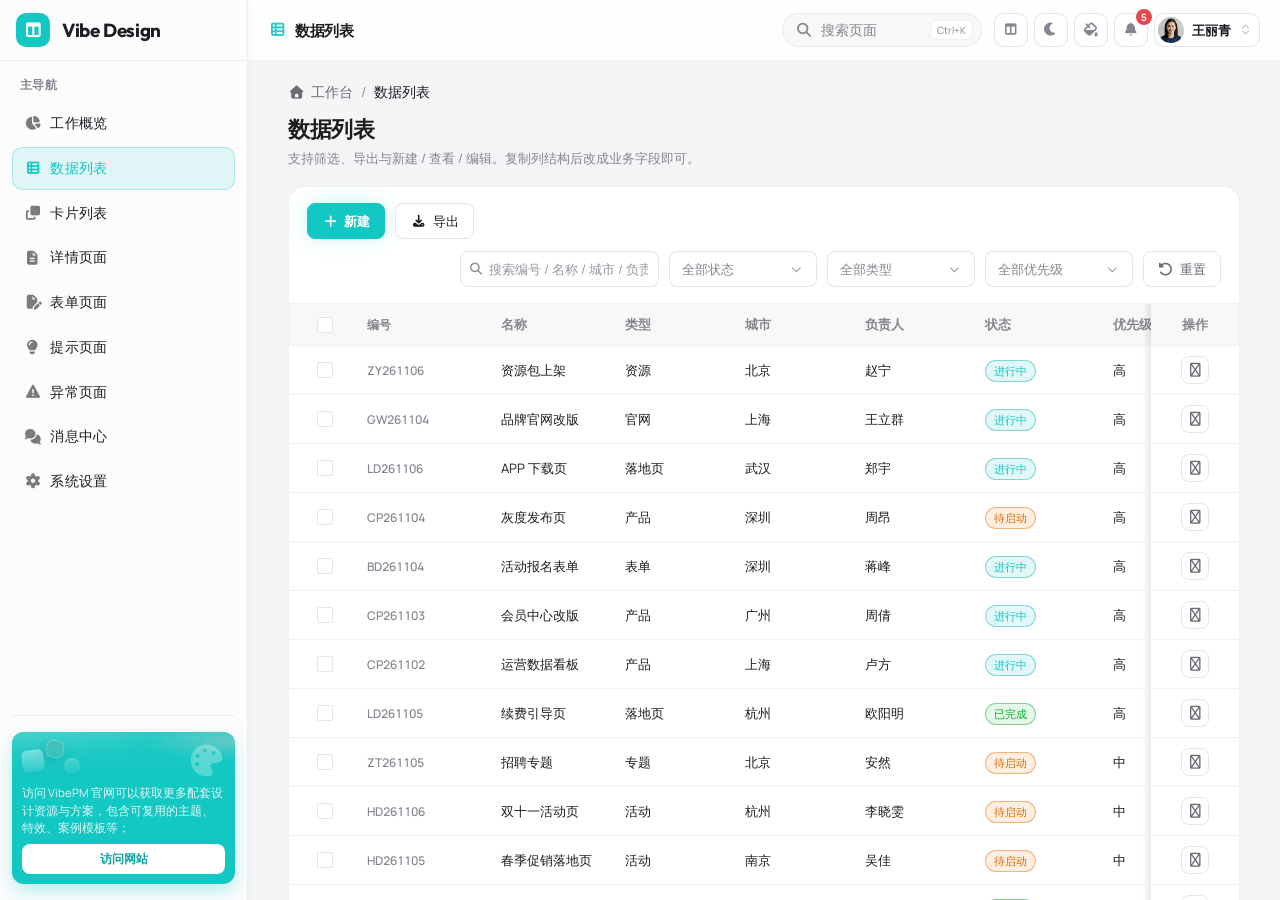
<file: shell-data.html>
<!DOCTYPE html>
<html lang="zh-CN">
<head>
  <meta charset="UTF-8" />
  <meta name="viewport" content="width=device-width, initial-scale=1" />
  <title>工作台 / 数据列表 — Vibe Design Lite | VibePM</title>
  <meta name="description" content="Vibe Design Lite 工作台：数据列表与新建/查看/编辑弹层。" />
  <meta name="keywords" content="Vibe Design Lite,工作台,基础后台,侧栏布局,应用壳,静态模板,lite-site,VibePM" />
  <meta name="author" content="VibePM" />
  <meta name="theme-color" content="#13c7c2" />
  <script src="./assets/common/js/theme.js"></script>
  <link rel="stylesheet" href="./vendor/fontawesome_free/css/all.min.css" />
  <link rel="stylesheet" href="./assets/common/css/global.css" />
  <link rel="stylesheet" href="./assets/common/css/chrome.css" />
  <link rel="stylesheet" href="./assets/common/css/components.css" />
  <link rel="stylesheet" href="./css/shell.css" />
  <script src="./assets/common/js/shell-boot.js"></script>
  <link rel="icon" href="./assets/images/logo.svg" type="image/svg+xml">
  <noscript><style>body.wa-app-page{visibility:visible!important}</style></noscript>
</head>
<body class="wa-app-page">
  <div class="wa-app" id="wa-app" data-wa-app data-shell-page="data">
    <!-- 侧栏 + 顶栏由 WA_APP_SHELL.mountFrame 注入（js/shell.js） -->
    <div data-shell-content>
      <section class="wa-app__panel">
<div class="wa-app__panel-head">
            <h2>数据列表</h2>
            <p>支持筛选、导出与新建 / 查看 / 编辑。复制列结构后改成业务字段即可。</p>
          </div>
          <div class="wa-table-shell">
            <div class="wa-table-toolbar wa-table-toolbar--with-filters">
              <div class="wa-table-toolbar__start">
                <div class="wa-table-toolbar__actions">
                  <button type="button" class="wa-btn wa-btn--primary" data-shell-create>
                    <i class="fa-solid fa-plus" aria-hidden="true"></i>
                    新建
                  </button>
                  <button type="button" class="wa-btn wa-btn--secondary" data-kit-table-export>
                    <i class="fa-solid fa-download" aria-hidden="true"></i>
                    导出
                  </button>
                </div>
                <p class="wa-table-toolbar__meta" data-shell-selection hidden>
                  已选 <strong data-shell-selection-count>0</strong> 项<button type="button" class="wa-link" data-shell-clear-selection>清空</button>
                </p>
              </div>
              <div class="wa-table-filters" data-shell-filters>
                <div class="wa-field wa-field--icon wa-table-filters__search">
                  <i class="fa-solid fa-magnifying-glass wa-field__icon" aria-hidden="true"></i>
                  <span class="wa-sr-only">关键词</span>
                  <input
                    class="wa-field__input"
                    type="text"
                    placeholder="搜索编号 / 名称 / 城市 / 负责人"
                    data-shell-project-filter
                    data-wa-field-input
                    autocomplete="off"
                  />
                  <button type="button" class="wa-field__clear" data-wa-field-clear aria-label="清空" aria-hidden="true">
                    <i class="fa-solid fa-circle-xmark" aria-hidden="true"></i>
                  </button>
                </div>
                <div class="wa-field wa-field--select wa-table-filters__select">
                  <select class="wa-field__select" data-shell-filter-status data-wa-combo data-wa-combo-clear data-placeholder="状态" aria-label="状态">
                    <option value="">全部状态</option>
                    <option value="待启动">待启动</option>
                    <option value="进行中">进行中</option>
                    <option value="已完成">已完成</option>
                  </select>
                </div>
                <div class="wa-field wa-field--select wa-table-filters__select">
                  <select class="wa-field__select" data-shell-filter-type data-wa-combo data-wa-combo-clear data-placeholder="类型" aria-label="类型">
                    <option value="">全部类型</option>
                    <option value="官网">官网</option>
                    <option value="活动">活动</option>
                    <option value="落地页">落地页</option>
                    <option value="产品">产品</option>
                    <option value="工具">工具</option>
                    <option value="文档">文档</option>
                    <option value="表单">表单</option>
                    <option value="门户">门户</option>
                    <option value="资源">资源</option>
                    <option value="专题">专题</option>
                    <option value="展示">展示</option>
                    <option value="原型">原型</option>
                  </select>
                </div>
                <div class="wa-field wa-field--select wa-table-filters__select">
                  <select class="wa-field__select" data-shell-filter-priority data-wa-combo data-wa-combo-clear data-placeholder="优先级" aria-label="优先级">
                    <option value="">全部优先级</option>
                    <option value="高">高</option>
                    <option value="中">中</option>
                    <option value="低">低</option>
                  </select>
                </div>
                <button type="button" class="wa-btn wa-btn--ghost" data-shell-filter-reset>
                  <i class="fa-solid fa-rotate-left" aria-hidden="true"></i>
                  重置
                </button>
              </div>
            </div>
            <div class="wa-table-wrap">
              <table class="wa-table" data-kit-table>
                <colgroup>
                  <col class="wa-col-check" />
                  <col class="wa-col-index" />
                  <col class="wa-col-name" />
                  <col class="wa-col-type" />
                  <col class="wa-col-city" />
                  <col class="wa-col-owner" />
                  <col class="wa-col-status" />
                  <col class="wa-col-priority" />
                  <col class="wa-col-progress" />
                  <col class="wa-col-updated" />
                  <col class="wa-col-ops" />
                </colgroup>
                <thead>
                  <tr>
                    <th class="wa-table__check" scope="col">
                      <label class="wa-check"><input type="checkbox" data-kit-table-check-all aria-label="全选" /></label>
                    </th>
                    <th class="wa-table__index" scope="col">编号</th>
                    <th scope="col">名称</th>
                    <th scope="col">类型</th>
                    <th scope="col">城市</th>
                    <th scope="col">负责人</th>
                    <th scope="col">状态</th>
                    <th scope="col">优先级</th>
                    <th scope="col">进度</th>
                    <th scope="col">最后更新</th>
                    <th class="wa-table__ops" scope="col">操作</th>
                  </tr>
                </thead>
                <tbody data-kit-table-body>
                </tbody>
              </table>
              <div class="wa-empty wa-table-empty" data-kit-table-empty hidden role="status">
                <i class="fa-solid fa-inbox wa-empty__icon" aria-hidden="true"></i>
                <p class="wa-empty__title">暂无数据</p>
              </div>
            </div>
            <nav class="wa-pagination" aria-label="分页">
              <div class="wa-pagination__actions">
                <button type="button" class="wa-btn wa-btn--secondary" data-shell-select="page">
                  <i class="fa-solid fa-square-check" aria-hidden="true"></i>
                  全选当页
                </button>
                <button type="button" class="wa-btn wa-btn--secondary" data-shell-select="all">
                  <i class="fa-solid fa-list-check" aria-hidden="true"></i>
                  全选所有
                </button>
                <button type="button" class="wa-btn wa-btn--secondary" data-shell-batch="delete">
                  <i class="fa-solid fa-trash" aria-hidden="true"></i>
                  删除选中
                </button>
                <button type="button" class="wa-btn wa-btn--secondary" data-shell-batch="status">
                  <i class="fa-solid fa-sliders" aria-hidden="true"></i>
                  设置状态
                </button>
              </div>
              <div class="wa-pagination__end">
                <p class="wa-pagination__info" data-shell-page-info>共 0 条 · 第 1 / 1 页</p>
                <div class="wa-pagination__controls" data-shell-page-controls></div>
              </div>
            </nav>
          </div>
      </section>
    </div>
  </div>


  <div class="wa-modal" id="project-modal" role="dialog" aria-modal="true" aria-labelledby="project-modal-title" aria-hidden="true" data-project-mode="create">
    <div class="wa-modal__overlay" data-modal-close></div>
    <div class="wa-modal__panel" tabindex="-1" role="document">
      <div class="wa-modal__header">
        <h2 class="wa-modal__title" id="project-modal-title">新建项目</h2>
        <button type="button" class="wa-modal__close" data-modal-close aria-label="关闭">
          <i class="fa-solid fa-xmark" aria-hidden="true"></i>
        </button>
      </div>
      <div class="wa-modal__body">
        <div class="wa-project-view" data-project-view hidden>
          <dl class="wa-project-view__list">
            <div class="wa-project-view__row">
              <dt>名称</dt>
              <dd data-view-field="name">—</dd>
            </div>
            <div class="wa-project-view__row">
              <dt>类型</dt>
              <dd data-view-field="type">—</dd>
            </div>
            <div class="wa-project-view__row">
              <dt>城市</dt>
              <dd data-view-field="city">—</dd>
            </div>
            <div class="wa-project-view__row">
              <dt>负责人</dt>
              <dd data-view-field="owner">—</dd>
            </div>
            <div class="wa-project-view__row">
              <dt>优先级</dt>
              <dd data-view-field="priority">—</dd>
            </div>
            <div class="wa-project-view__row">
              <dt>进度</dt>
              <dd data-view-field="progress">—</dd>
            </div>
            <div class="wa-project-view__row">
              <dt>状态</dt>
              <dd data-view-field="status">—</dd>
            </div>
            <div class="wa-project-view__row">
              <dt>最后更新</dt>
              <dd data-view-field="updated">—</dd>
            </div>
          </dl>
        </div>
        <form class="wa-form" id="project-form" data-wa-validate novalidate>
          <div class="wa-form-item" data-validate="required" data-error="请输入项目名称">
            <label class="wa-label" for="project-name">名称 <span class="wa-req" aria-hidden="true">*</span></label>
            <div class="wa-field">
              <input class="wa-field__input" id="project-name" name="name" type="text" placeholder="请输入项目名称" data-wa-field-input required />
              <button type="button" class="wa-field__clear" data-wa-field-clear aria-label="清空" aria-hidden="true"><i class="fa-solid fa-circle-xmark" aria-hidden="true"></i></button>
            </div>
            <p class="wa-field__error" role="alert"></p>
          </div>
          <div class="wa-form-item" data-validate="required" data-error="请选择类型">
            <label class="wa-label" for="project-type">类型 <span class="wa-req" aria-hidden="true">*</span></label>
            <div class="wa-field wa-field--select">
              <select class="wa-field__select" id="project-type" name="type" data-wa-combo data-wa-combo-clear="0" data-placeholder="请选择类型" required>
                <option value="" disabled selected>请选择类型</option>
                <option value="官网">官网</option>
                <option value="活动">活动</option>
                <option value="落地页">落地页</option>
                <option value="产品">产品</option>
                <option value="工具">工具</option>
                <option value="文档">文档</option>
                <option value="表单">表单</option>
                <option value="门户">门户</option>
                <option value="资源">资源</option>
                <option value="专题">专题</option>
                <option value="展示">展示</option>
                <option value="原型">原型</option>
              </select>
            </div>
            <p class="wa-field__error" role="alert"></p>
          </div>
          <div class="wa-form-item" data-validate="required" data-error="请输入城市">
            <label class="wa-label" for="project-city">城市 <span class="wa-req" aria-hidden="true">*</span></label>
            <div class="wa-field">
              <input class="wa-field__input" id="project-city" name="city" type="text" placeholder="城市" data-wa-field-input required />
              <button type="button" class="wa-field__clear" data-wa-field-clear aria-label="清空" aria-hidden="true"><i class="fa-solid fa-circle-xmark" aria-hidden="true"></i></button>
            </div>
            <p class="wa-field__error" role="alert"></p>
          </div>
          <div class="wa-form-item" data-validate="required" data-error="请输入负责人">
            <label class="wa-label" for="project-owner">负责人 <span class="wa-req" aria-hidden="true">*</span></label>
            <div class="wa-field">
              <input class="wa-field__input" id="project-owner" name="owner" type="text" placeholder="负责人" data-wa-field-input required />
              <button type="button" class="wa-field__clear" data-wa-field-clear aria-label="清空" aria-hidden="true"><i class="fa-solid fa-circle-xmark" aria-hidden="true"></i></button>
            </div>
            <p class="wa-field__error" role="alert"></p>
          </div>
          <div class="wa-form-item" data-validate="required" data-error="请选择优先级">
            <label class="wa-label" for="project-priority">优先级 <span class="wa-req" aria-hidden="true">*</span></label>
            <div class="wa-field wa-field--select">
              <select class="wa-field__select" id="project-priority" name="priority" data-wa-combo data-wa-combo-clear="0" required>
                <option value="" disabled>请选择优先级</option>
                <option value="高">高</option>
                <option value="中" selected>中</option>
                <option value="低">低</option>
              </select>
            </div>
            <p class="wa-field__error" role="alert"></p>
          </div>
          <div class="wa-form-item">
            <div class="wa-slider-head">
              <label class="wa-label" for="project-progress">进度</label>
              <span class="wa-slider__value" data-wa-slider-value aria-hidden="true">0%</span>
            </div>
            <div class="wa-slider" data-wa-slider data-wa-slider-suffix="%">
              <input
                class="wa-slider__input"
                id="project-progress"
                name="progress"
                type="range"
                min="0"
                max="100"
                value="0"
                aria-valuemin="0"
                aria-valuemax="100"
                aria-valuenow="0"
              />
            </div>
          </div>
          <div class="wa-form-item">
            <label class="wa-label" for="project-status">状态</label>
            <div class="wa-field wa-field--select">
              <select class="wa-field__select" id="project-status" name="status" data-wa-combo>
                <option value="待启动">待启动</option>
                <option value="进行中" selected>进行中</option>
                <option value="已完成">已完成</option>
              </select>
            </div>
          </div>
          <div class="wa-form-item">
            <label class="wa-label" for="project-updated">最后更新</label>
            <div class="wa-field wa-field--icon">
              <i class="fa-solid fa-calendar wa-field__icon" aria-hidden="true"></i>
              <input class="wa-field__input" id="project-updated" name="updated" type="datetime-local" data-wa-field-input />
              <button type="button" class="wa-field__clear" data-wa-field-clear aria-label="清空" aria-hidden="true">
                <i class="fa-solid fa-circle-xmark" aria-hidden="true"></i>
              </button>
            </div>
          </div>
        </form>
      </div>
      <div class="wa-modal__footer">
        <button type="button" class="wa-btn wa-btn--secondary" data-modal-close>取消</button>
        <button type="button" class="wa-btn wa-btn--secondary" id="project-view-edit" hidden>
          <i class="fa-solid fa-pen" aria-hidden="true"></i>
          编辑
        </button>
        <button type="button" class="wa-btn wa-btn--primary" id="project-submit">创建</button>
      </div>
    </div>
  </div>

  <div class="wa-modal" id="status-modal" role="dialog" aria-modal="true" aria-labelledby="status-modal-title" aria-hidden="true">
    <div class="wa-modal__overlay" data-modal-close></div>
    <div class="wa-modal__panel" tabindex="-1" role="document">
      <div class="wa-modal__header">
        <h2 class="wa-modal__title" id="status-modal-title">设置状态</h2>
        <button type="button" class="wa-modal__close" data-modal-close aria-label="关闭">
          <i class="fa-solid fa-xmark" aria-hidden="true"></i>
        </button>
      </div>
      <div class="wa-modal__body">
        <p style="margin: 0 0 12px; color: var(--wa-text-secondary, #64748b); font-size: 0.875rem; line-height: 1.5">将对已勾选的行批量更新状态，并刷新「最后更新」时间。</p>
        <div class="wa-form-item" style="margin: 0">
          <label class="wa-label" for="batch-status">目标状态</label>
          <div class="wa-field wa-field--select">
            <select class="wa-field__select" id="batch-status" name="batchStatus" data-wa-combo>
              <option value="待启动">待启动</option>
              <option value="进行中" selected>进行中</option>
              <option value="已完成">已完成</option>
            </select>
          </div>
        </div>
      </div>
      <div class="wa-modal__footer">
        <button type="button" class="wa-btn wa-btn--secondary" data-modal-close>取消</button>
        <button type="button" class="wa-btn wa-btn--primary" id="status-submit">应用</button>
      </div>
    </div>
  </div>

  <script src="./assets/common/js/message.js"></script>
  <script src="./assets/common/js/modal.js"></script>
  <script src="./assets/common/js/confirm.js"></script>
  <script src="./assets/common/js/field.js"></script>
  <script src="./assets/common/js/form.js"></script>
  <script src="./assets/common/js/combo.js"></script>
  <script src="./assets/common/js/slider.js"></script>
  <script src="./assets/common/js/dropdown.js"></script>
  <script src="./assets/common/js/table.js"></script>
  <script src="./assets/common/js/page-loading.js"></script>
  <script src="./assets/common/js/app-shell.js"></script>
  <script src="./js/shell.js"></script>
  <script src="./js/shell-data.js"></script>
</body>
</html>
</file>
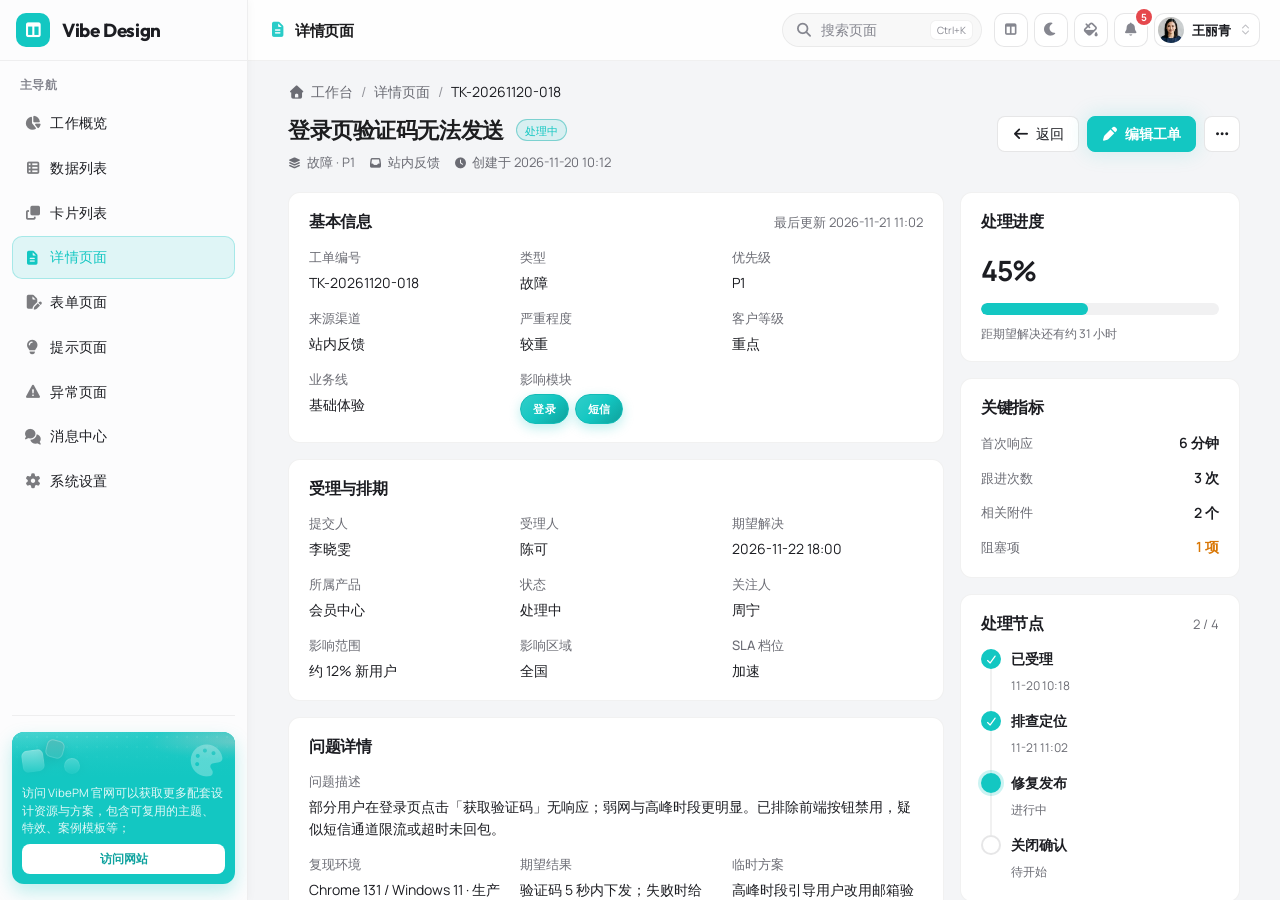
<file: shell-detail.html>
<!DOCTYPE html>
<html lang="zh-CN">
<head>
  <meta charset="UTF-8" />
  <meta name="viewport" content="width=device-width, initial-scale=1" />
  <title>工作台 / 详情页面 — Vibe Design Lite | VibePM</title>
  <meta name="description" content="Vibe Design Lite 工作台：详情页面样板。" />
  <meta name="keywords" content="Vibe Design Lite,工作台,基础后台,详情页,工单,静态模板,VibePM" />
  <meta name="author" content="VibePM" />
  <meta name="theme-color" content="#13c7c2" />
  <script src="./assets/common/js/theme.js"></script>
  <link rel="stylesheet" href="./vendor/fontawesome_free/css/all.min.css" />
  <link rel="stylesheet" href="./assets/common/css/global.css" />
  <link rel="stylesheet" href="./assets/common/css/chrome.css" />
  <link rel="stylesheet" href="./assets/common/css/components.css" />
  <link rel="stylesheet" href="./css/shell.css" />
  <script src="./assets/common/js/shell-boot.js"></script>
  <link rel="stylesheet" href="./css/shell-detail.css" />
  <link rel="icon" href="./assets/images/logo.svg" type="image/svg+xml">
  <noscript><style>body.wa-app-page{visibility:visible!important}</style></noscript>
</head>
<body class="wa-app-page">
  <div class="wa-app" id="wa-app" data-wa-app data-shell-page="detail" data-crumb-extra="TK-20261120-018">
    <div data-shell-content>
      <section class="wa-app__panel">
        <div class="wa-shell-pagehead wa-shell-pagehead--detail">
          <div class="wa-shell-pagehead__main">
            <div class="wa-shell-pagehead__title-row">
              <h2 id="detail-title">登录页验证码无法发送</h2>
              <span class="wa-badge wa-badge--run" id="detail-status">处理中</span>
            </div>
            <p class="wa-shell-pagehead__meta" id="detail-sub">
              <span><i class="fa-solid fa-layer-group" aria-hidden="true"></i> 故障 · P1</span>
              <span><i class="fa-solid fa-inbox" aria-hidden="true"></i> 站内反馈</span>
              <span><i class="fa-solid fa-clock" aria-hidden="true"></i> 创建于 2026-11-20 10:12</span>
            </p>
          </div>
          <div class="wa-shell-pagehead__actions">
            <a class="wa-btn wa-btn--secondary" href="./shell-cards.html">
              <i class="fa-solid fa-arrow-left" aria-hidden="true"></i>
              返回
            </a>
            <a class="wa-btn wa-btn--primary" id="detail-edit" href="./shell-form.html?mode=edit&amp;id=t1">
              <i class="fa-solid fa-pen" aria-hidden="true"></i>
              编辑工单
            </a>
            <div class="wa-dropdown" data-wa-dropdown>
              <button type="button" class="wa-btn wa-btn--secondary wa-dropdown__trigger" data-wa-dropdown-trigger aria-expanded="false" aria-haspopup="menu" aria-label="更多">
                <i class="fa-solid fa-ellipsis" aria-hidden="true"></i>
              </button>
              <ul class="wa-dropdown__menu wa-dropdown__menu--end" role="menu" hidden data-wa-dropdown-menu>
                <li role="none">
                  <button type="button" class="wa-dropdown__item" role="menuitem" data-detail-action="assign">
                    <i class="fa-solid fa-user-check" aria-hidden="true"></i> 转派
                  </button>
                </li>
                <li role="none">
                  <button type="button" class="wa-dropdown__item" role="menuitem" data-detail-action="watch">
                    <i class="fa-solid fa-bell" aria-hidden="true"></i> 关注
                  </button>
                </li>
                <li role="none"><hr class="wa-dropdown__sep" /></li>
                <li role="none">
                  <button type="button" class="wa-dropdown__item wa-dropdown__item--danger" role="menuitem" data-detail-action="close">
                    <i class="fa-solid fa-circle-xmark" aria-hidden="true"></i> 关闭工单
                  </button>
                </li>
              </ul>
            </div>
          </div>
        </div>

        <div class="wa-shell-detail-layout">
          <div class="wa-shell-detail-layout__main">
            <article class="wa-shell-block">
              <header class="wa-shell-block__head">
                <h3>基本信息</h3>
                <span>最后更新 2026-11-21 11:02</span>
              </header>
              <dl class="wa-shell-kv">
                <div class="wa-shell-kv__item">
                  <dt>工单编号</dt>
                  <dd data-detail-field="code">TK-20261120-018</dd>
                </div>
                <div class="wa-shell-kv__item">
                  <dt>类型</dt>
                  <dd data-detail-field="type">故障</dd>
                </div>
                <div class="wa-shell-kv__item">
                  <dt>优先级</dt>
                  <dd data-detail-field="priority">P1</dd>
                </div>
                <div class="wa-shell-kv__item">
                  <dt>来源渠道</dt>
                  <dd data-detail-field="channel">站内反馈</dd>
                </div>
                <div class="wa-shell-kv__item">
                  <dt>严重程度</dt>
                  <dd data-detail-field="severity">较重</dd>
                </div>
                <div class="wa-shell-kv__item">
                  <dt>客户等级</dt>
                  <dd data-detail-field="customer">重点</dd>
                </div>
                <div class="wa-shell-kv__item">
                  <dt>业务线</dt>
                  <dd data-detail-field="bizline">基础体验</dd>
                </div>
                <div class="wa-shell-kv__item">
                  <dt>影响模块</dt>
                  <dd data-detail-field="module">
                    <span class="wa-chip-group wa-chip-group--readonly" aria-label="影响模块">
                      <span class="wa-chip wa-chip--accent">登录</span>
                      <span class="wa-chip wa-chip--accent">短信</span>
                    </span>
                  </dd>
                </div>
              </dl>
            </article>

            <article class="wa-shell-block">
              <header class="wa-shell-block__head">
                <h3>受理与排期</h3>
              </header>
              <dl class="wa-shell-kv">
                <div class="wa-shell-kv__item">
                  <dt>提交人</dt>
                  <dd data-detail-field="reporter">李晓雯</dd>
                </div>
                <div class="wa-shell-kv__item">
                  <dt>受理人</dt>
                  <dd data-detail-field="assignee">陈可</dd>
                </div>
                <div class="wa-shell-kv__item">
                  <dt>期望解决</dt>
                  <dd data-detail-field="due">2026-11-22 18:00</dd>
                </div>
                <div class="wa-shell-kv__item">
                  <dt>所属产品</dt>
                  <dd data-detail-field="product">会员中心</dd>
                </div>
                <div class="wa-shell-kv__item">
                  <dt>状态</dt>
                  <dd data-detail-field="statusText">处理中</dd>
                </div>
                <div class="wa-shell-kv__item">
                  <dt>关注人</dt>
                  <dd data-detail-field="watcher">周宁</dd>
                </div>
                <div class="wa-shell-kv__item">
                  <dt>影响范围</dt>
                  <dd data-detail-field="impact">约 12% 新用户</dd>
                </div>
                <div class="wa-shell-kv__item">
                  <dt>影响区域</dt>
                  <dd data-detail-field="region">全国</dd>
                </div>
                <div class="wa-shell-kv__item">
                  <dt>SLA 档位</dt>
                  <dd data-detail-field="sla">加速</dd>
                </div>
              </dl>
            </article>

            <article class="wa-shell-block">
              <header class="wa-shell-block__head">
                <h3>问题详情</h3>
              </header>
              <dl class="wa-shell-kv">
                <div class="wa-shell-kv__item wa-shell-kv__item--full">
                  <dt>问题描述</dt>
                  <dd data-detail-field="note">部分用户在登录页点击「获取验证码」无响应；弱网与高峰时段更明显。已排除前端按钮禁用，疑似短信通道限流或超时未回包。</dd>
                </div>
                <div class="wa-shell-kv__item">
                  <dt>复现环境</dt>
                  <dd data-detail-field="env">Chrome 131 / Windows 11 · 生产环境 · 手机号段 138****</dd>
                </div>
                <div class="wa-shell-kv__item">
                  <dt>期望结果</dt>
                  <dd data-detail-field="expect">验证码 5 秒内下发；失败时给出明确提示与重试入口。</dd>
                </div>
                <div class="wa-shell-kv__item">
                  <dt>临时方案</dt>
                  <dd data-detail-field="workaround">高峰时段引导用户改用邮箱验证码或稍后重试。</dd>
                </div>
                <div class="wa-shell-kv__item wa-shell-kv__item--full">
                  <dt>附件</dt>
                  <dd data-detail-field="attachments">
                    <ul class="wa-shell-attach-list">
                      <li>
                        <span class="wa-shell-attach-list__icon" aria-hidden="true"><i class="fa-solid fa-file-image"></i></span>
                        <span class="wa-shell-attach-list__body">
                          <span class="wa-shell-attach-list__name">登录页无响应截图.png</span>
                          <span class="wa-shell-attach-list__meta">PNG · 428 KB</span>
                        </span>
                      </li>
                      <li>
                        <span class="wa-shell-attach-list__icon" aria-hidden="true"><i class="fa-solid fa-file-lines"></i></span>
                        <span class="wa-shell-attach-list__body">
                          <span class="wa-shell-attach-list__name">sms-gateway-20261120.log</span>
                          <span class="wa-shell-attach-list__meta">LOG · 86 KB</span>
                        </span>
                      </li>
                    </ul>
                  </dd>
                </div>
              </dl>
            </article>

            <article class="wa-shell-block">
              <div class="wa-shell-tabs" role="tablist" aria-label="工单动态">
                <button type="button" class="wa-shell-tabs__btn is-active" role="tab" aria-selected="true" data-detail-tab="logs">处理记录</button>
                <button type="button" class="wa-shell-tabs__btn" role="tab" aria-selected="false" data-detail-tab="people">协作人员</button>
                <button type="button" class="wa-shell-tabs__btn" role="tab" aria-selected="false" data-detail-tab="changes">变更记录</button>
                <span class="wa-shell-tabs__meta" data-detail-tab-meta>3 条记录</span>
              </div>

              <div class="wa-shell-tab-panel" data-detail-panel="logs">
                <ul class="wa-shell-timeline-list">
                  <li class="wa-shell-timeline-list__item is-done">
                    <i class="fa-solid fa-circle-check" aria-hidden="true"></i>
                    <div>
                      <strong>系统已创建工单并通知值班</strong>
                      <span>今天 10:12 · 系统</span>
                    </div>
                  </li>
                  <li class="wa-shell-timeline-list__item is-done">
                    <i class="fa-solid fa-circle-check" aria-hidden="true"></i>
                    <div>
                      <strong>已指派给陈可跟进</strong>
                      <span>今天 10:18 · 李晓雯</span>
                    </div>
                  </li>
                  <li class="wa-shell-timeline-list__item is-active">
                    <i class="fa-solid fa-circle-dot" aria-hidden="true"></i>
                    <div>
                      <strong>初步判断为短信通道限流，等待供应商回执</strong>
                      <span>今天 11:02 · 陈可</span>
                    </div>
                  </li>
                  <li class="wa-shell-timeline-list__item">
                    <i class="fa-solid fa-circle" aria-hidden="true"></i>
                    <div>
                      <strong>补齐失败重试与进度提示后回归验证</strong>
                      <span>待办 · 陈可</span>
                    </div>
                  </li>
                </ul>
              </div>

              <div class="wa-shell-tab-panel" data-detail-panel="people" hidden>
                <ul class="wa-shell-people">
                  <li>
                    <span class="wa-shell-people__avatar" aria-hidden="true">陈</span>
                    <div class="wa-shell-people__body">
                      <strong>陈可</strong>
                      <div class="wa-shell-people__tags">
                        <span>受理人</span>
                        <span>前端</span>
                      </div>
                    </div>
                  </li>
                  <li>
                    <span class="wa-shell-people__avatar" aria-hidden="true">李</span>
                    <div class="wa-shell-people__body">
                      <strong>李晓雯</strong>
                      <div class="wa-shell-people__tags">
                        <span>提交人</span>
                        <span>运营</span>
                      </div>
                    </div>
                  </li>
                  <li>
                    <span class="wa-shell-people__avatar" aria-hidden="true">周</span>
                    <div class="wa-shell-people__body">
                      <strong>周宁</strong>
                      <div class="wa-shell-people__tags">
                        <span>关注</span>
                        <span>后端</span>
                      </div>
                    </div>
                  </li>
                </ul>
              </div>

              <div class="wa-shell-tab-panel" data-detail-panel="changes" hidden>
                <ul class="wa-shell-change-list">
                  <li>
                    <i class="fa-solid fa-flag" aria-hidden="true"></i>
                    <div class="wa-shell-change-list__body">
                      <strong>优先级 <em>P2</em><span class="wa-shell-change-list__arrow">→</span><em class="is-to">P1</em></strong>
                      <span>今天 10:20 · 李晓雯</span>
                    </div>
                  </li>
                  <li>
                    <i class="fa-solid fa-user" aria-hidden="true"></i>
                    <div class="wa-shell-change-list__body">
                      <strong>受理人 <em>空</em><span class="wa-shell-change-list__arrow">→</span><em class="is-to">陈可</em></strong>
                      <span>今天 10:18 · 系统</span>
                    </div>
                  </li>
                  <li>
                    <i class="fa-solid fa-arrows-rotate" aria-hidden="true"></i>
                    <div class="wa-shell-change-list__body">
                      <strong>状态 <em>待受理</em><span class="wa-shell-change-list__arrow">→</span><em class="is-to">处理中</em></strong>
                      <span>今天 10:18 · 系统</span>
                    </div>
                  </li>
                </ul>
              </div>
            </article>
          </div>

          <aside class="wa-shell-detail-layout__side">
            <article class="wa-shell-block">
              <header class="wa-shell-block__head">
                <h3>处理进度</h3>
              </header>
              <p class="wa-shell-progress__value">45%</p>
              <div class="wa-progress" aria-hidden="true">
                <div class="wa-progress__bar" style="width: 45%"></div>
              </div>
              <p class="wa-shell-progress__hint">距期望解决还有约 31 小时</p>
            </article>

            <article class="wa-shell-block">
              <header class="wa-shell-block__head">
                <h3>关键指标</h3>
              </header>
              <dl class="wa-shell-stat">
                <div>
                  <dt>首次响应</dt>
                  <dd>6 分钟</dd>
                </div>
                <div>
                  <dt>跟进次数</dt>
                  <dd>3 次</dd>
                </div>
                <div>
                  <dt>相关附件</dt>
                  <dd>2 个</dd>
                </div>
                <div>
                  <dt>阻塞项</dt>
                  <dd class="is-warn">1 项</dd>
                </div>
              </dl>
            </article>

            <article class="wa-shell-block">
              <header class="wa-shell-block__head">
                <h3>处理节点</h3>
                <span>2 / 4</span>
              </header>
              <ol class="wa-shell-steps">
                <li class="is-done">
                  <span class="wa-shell-steps__dot" aria-hidden="true"><i class="fa-solid fa-check"></i></span>
                  <div>
                    <strong>已受理</strong>
                    <span>11-20 10:18</span>
                  </div>
                </li>
                <li class="is-done">
                  <span class="wa-shell-steps__dot" aria-hidden="true"><i class="fa-solid fa-check"></i></span>
                  <div>
                    <strong>排查定位</strong>
                    <span>11-21 11:02</span>
                  </div>
                </li>
                <li class="is-current">
                  <span class="wa-shell-steps__dot" aria-hidden="true"></span>
                  <div>
                    <strong>修复发布</strong>
                    <span>进行中</span>
                  </div>
                </li>
                <li>
                  <span class="wa-shell-steps__dot" aria-hidden="true"></span>
                  <div>
                    <strong>关闭确认</strong>
                    <span>待开始</span>
                  </div>
                </li>
              </ol>
            </article>
          </aside>
        </div>
      </section>
    </div>
  </div>

  <script src="./assets/common/js/message.js"></script>
  <script src="./assets/common/js/confirm.js"></script>
  <script src="./assets/common/js/dropdown.js"></script>
  <script src="./assets/common/js/page-loading.js"></script>
  <script src="./assets/common/js/app-shell.js"></script>
  <script src="./js/shell.js"></script>
  <script src="./js/shell-detail.js"></script>
</body>
</html>
</file>
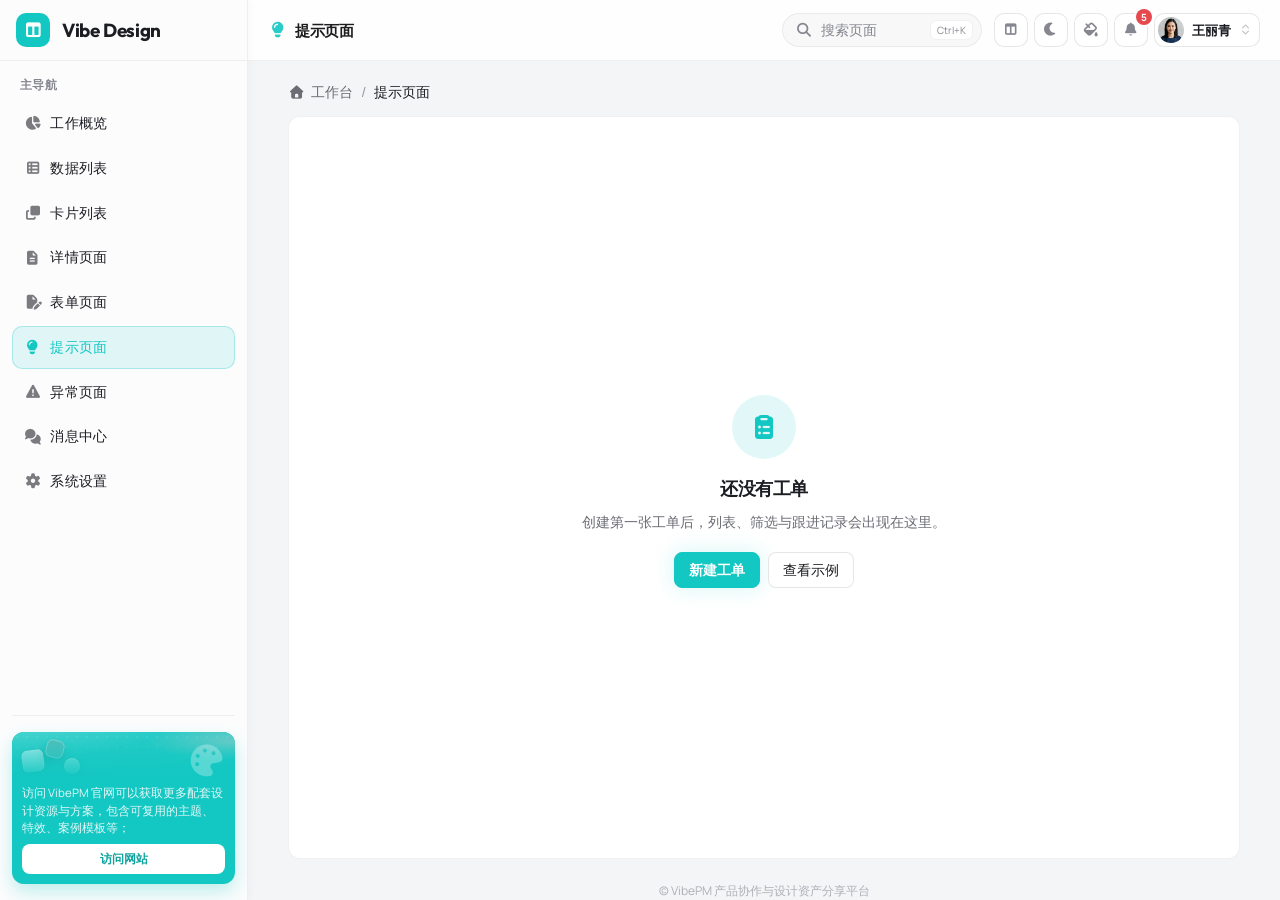
<file: shell-empty.html>
<!DOCTYPE html>
<html lang="zh-CN">
<head>
  <meta charset="UTF-8" />
  <meta name="viewport" content="width=device-width, initial-scale=1" />
  <title>工作台 / 提示页面 — Vibe Design Lite | VibePM</title>
  <meta name="description" content="Vibe Design Lite 工作台：提示页面（空状态）样板。" />
  <meta name="keywords" content="Vibe Design Lite,工作台,提示页面,空状态,静态模板,VibePM" />
  <meta name="author" content="VibePM" />
  <meta name="theme-color" content="#13c7c2" />
  <script src="./assets/common/js/theme.js"></script>
  <link rel="stylesheet" href="./vendor/fontawesome_free/css/all.min.css" />
  <link rel="stylesheet" href="./assets/common/css/global.css" />
  <link rel="stylesheet" href="./assets/common/css/chrome.css" />
  <link rel="stylesheet" href="./assets/common/css/components.css" />
  <link rel="stylesheet" href="./css/shell.css" />
  <script src="./assets/common/js/shell-boot.js"></script>
  <link rel="icon" href="./assets/images/logo.svg" type="image/svg+xml">
  <noscript><style>body.wa-app-page{visibility:visible!important}</style></noscript>
</head>
<body class="wa-app-page">
  <div class="wa-app" id="wa-app" data-wa-app data-shell-page="empty">
    <div data-shell-content>
      <section class="wa-app__panel">
        <div class="wa-shell-empty" role="status">
          <div class="wa-shell-empty__icon" aria-hidden="true">
            <i class="fa-solid fa-clipboard-list"></i>
          </div>
          <h3 class="wa-shell-empty__title">还没有工单</h3>
          <p class="wa-shell-empty__desc">创建第一张工单后，列表、筛选与跟进记录会出现在这里。</p>
          <div class="wa-shell-empty__actions">
            <a class="wa-btn wa-btn--primary" href="./shell-form.html?mode=create">新建工单</a>
            <a class="wa-btn wa-btn--secondary" href="./shell-data.html">查看示例</a>
          </div>
        </div>
      </section>
    </div>
  </div>

  <script src="./assets/common/js/message.js"></script>
  <script src="./assets/common/js/confirm.js"></script>
  <script src="./assets/common/js/page-loading.js"></script>
  <script src="./assets/common/js/app-shell.js"></script>
  <script src="./js/shell.js"></script>
</body>
</html>
</file>
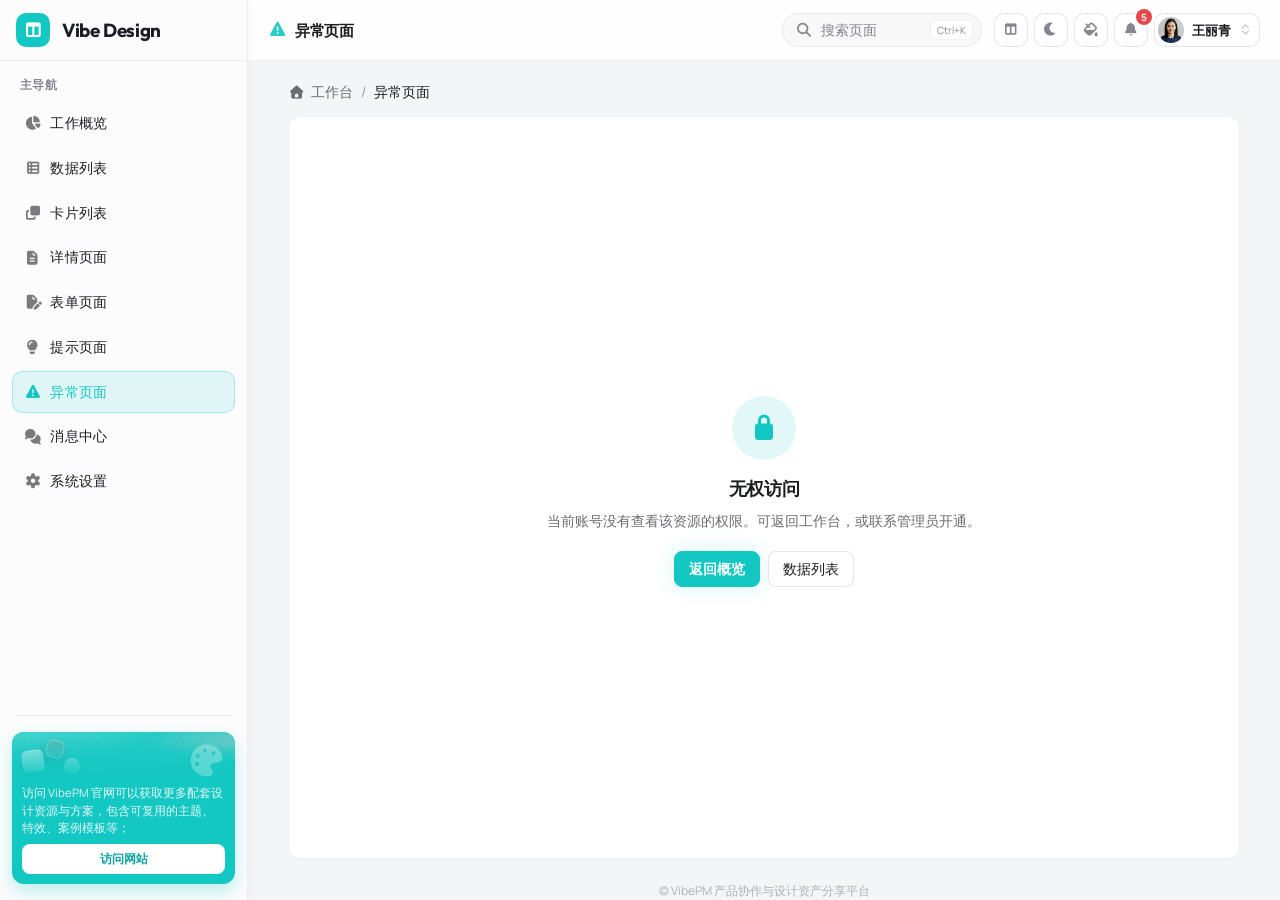
<file: shell-exception.html>
<!DOCTYPE html>
<html lang="zh-CN">
<head>
  <meta charset="UTF-8" />
  <meta name="viewport" content="width=device-width, initial-scale=1" />
  <title>工作台 / 异常页面 — Vibe Design Lite | VibePM</title>
  <meta name="description" content="Vibe Design Lite 工作台：异常页面（无权限）样板。" />
  <meta name="keywords" content="Vibe Design Lite,工作台,异常页面,无权限,403,静态模板,VibePM" />
  <meta name="author" content="VibePM" />
  <meta name="theme-color" content="#13c7c2" />
  <script src="./assets/common/js/theme.js"></script>
  <link rel="stylesheet" href="./vendor/fontawesome_free/css/all.min.css" />
  <link rel="stylesheet" href="./assets/common/css/global.css" />
  <link rel="stylesheet" href="./assets/common/css/chrome.css" />
  <link rel="stylesheet" href="./assets/common/css/components.css" />
  <link rel="stylesheet" href="./css/shell.css" />
  <script src="./assets/common/js/shell-boot.js"></script>
  <link rel="icon" href="./assets/images/logo.svg" type="image/svg+xml">
  <noscript><style>body.wa-app-page{visibility:visible!important}</style></noscript>
</head>
<body class="wa-app-page">
  <div class="wa-app" id="wa-app" data-wa-app data-shell-page="exception">
    <div data-shell-content>
      <section class="wa-app__panel">
        <div class="wa-shell-exception" role="alert">
          <div class="wa-shell-exception__icon" aria-hidden="true">
            <i class="fa-solid fa-lock"></i>
          </div>
          <h2 class="wa-shell-exception__title">无权访问</h2>
          <p class="wa-shell-exception__desc">当前账号没有查看该资源的权限。可返回工作台，或联系管理员开通。</p>
          <div class="wa-shell-exception__actions">
            <a class="wa-btn wa-btn--primary" href="./shell-dashboard.html">返回概览</a>
            <a class="wa-btn wa-btn--secondary" href="./shell-data.html">数据列表</a>
          </div>
        </div>
      </section>
    </div>
  </div>

  <script src="./assets/common/js/message.js"></script>
  <script src="./assets/common/js/confirm.js"></script>
  <script src="./assets/common/js/page-loading.js"></script>
  <script src="./assets/common/js/app-shell.js"></script>
  <script src="./js/shell.js"></script>
</body>
</html>
</file>
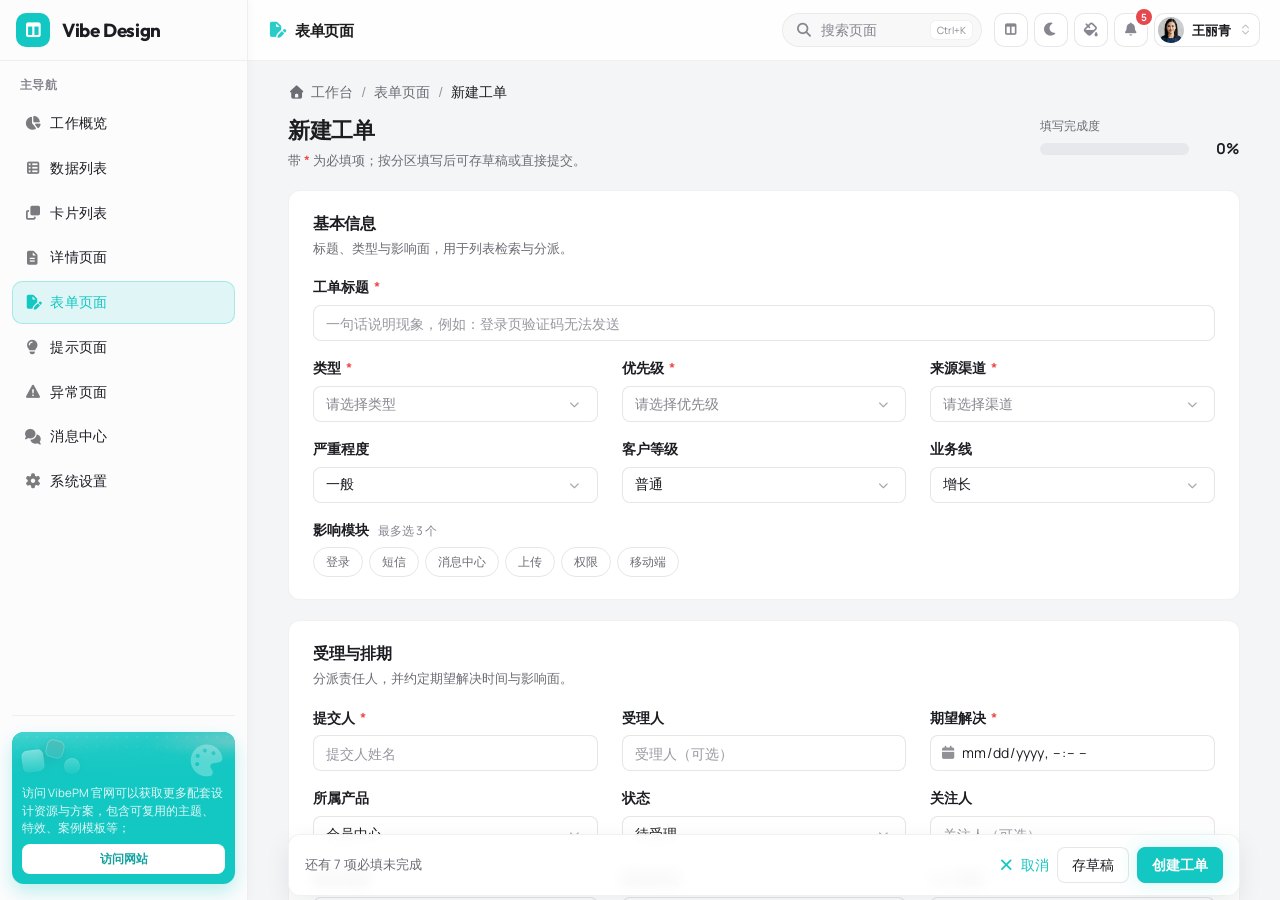
<file: shell-form.html>
<!DOCTYPE html>
<html lang="zh-CN">
<head>
  <meta charset="UTF-8" />
  <meta name="viewport" content="width=device-width, initial-scale=1" />
  <title>工作台 / 表单页面 — Vibe Design Lite | VibePM</title>
  <meta name="description" content="Vibe Design Lite 工作台：表单页面样板。" />
  <meta name="keywords" content="Vibe Design Lite,工作台,基础后台,表单页,工单,静态模板,VibePM" />
  <meta name="author" content="VibePM" />
  <meta name="theme-color" content="#13c7c2" />
  <script src="./assets/common/js/theme.js"></script>
  <link rel="stylesheet" href="./vendor/fontawesome_free/css/all.min.css" />
  <link rel="stylesheet" href="./assets/common/css/global.css" />
  <link rel="stylesheet" href="./assets/common/css/chrome.css" />
  <link rel="stylesheet" href="./assets/common/css/components.css" />
  <link rel="stylesheet" href="./css/shell.css" />
  <script src="./assets/common/js/shell-boot.js"></script>
  <link rel="stylesheet" href="./css/shell-form.css" />
  <link rel="icon" href="./assets/images/logo.svg" type="image/svg+xml">
  <noscript><style>body.wa-app-page{visibility:visible!important}</style></noscript>
</head>
<body class="wa-app-page">
  <div class="wa-app" id="wa-app" data-wa-app data-shell-page="form" data-crumb-extra="新建工单">
    <div data-shell-content>
      <section class="wa-app__panel wa-shell-form-page">
        <div class="wa-shell-pagehead wa-shell-pagehead--form">
          <div class="wa-shell-pagehead__main">
            <h2 id="form-title">新建工单</h2>
            <p id="form-sub">带 <span class="wa-req">*</span> 为必填项；按分区填写后可存草稿或直接提交。</p>
          </div>
          <div class="wa-shell-form-complete" aria-live="polite">
            <span>填写完成度</span>
            <div class="wa-shell-form-complete__row">
              <div class="wa-progress" aria-hidden="true">
                <div class="wa-progress__bar" data-form-complete-bar style="width: 0%"></div>
              </div>
              <strong data-form-complete>0%</strong>
            </div>
          </div>
        </div>

        <form class="wa-form wa-shell-form-stack" id="ticket-page-form" data-wa-validate novalidate>
          <article class="wa-shell-block">
            <header class="wa-shell-block__head wa-shell-block__head--stack">
              <h3>基本信息</h3>
              <p>标题、类型与影响面，用于列表检索与分派。</p>
            </header>
            <div class="wa-shell-form__grid wa-shell-form__grid--3">
              <div class="wa-form-item wa-shell-form__span" data-validate="required" data-error="请输入工单标题" data-form-required>
                <label class="wa-label" for="ticket-title">工单标题 <span class="wa-req" aria-hidden="true">*</span></label>
                <div class="wa-field">
                  <input class="wa-field__input" id="ticket-title" name="title" type="text" placeholder="一句话说明现象，例如：登录页验证码无法发送" data-wa-field-input required />
                  <button type="button" class="wa-field__clear" data-wa-field-clear aria-label="清空" aria-hidden="true"><i class="fa-solid fa-circle-xmark" aria-hidden="true"></i></button>
                </div>
                <p class="wa-field__error" role="alert"></p>
              </div>
              <div class="wa-form-item" data-validate="required" data-error="请选择类型" data-form-required>
                <label class="wa-label" for="ticket-type">类型 <span class="wa-req" aria-hidden="true">*</span></label>
                <div class="wa-field wa-field--select">
                  <select class="wa-field__select" id="ticket-type" name="type" data-wa-combo data-wa-combo-clear="0" data-placeholder="请选择类型" required>
                    <option value="" disabled selected>请选择类型</option>
                    <option value="故障">故障</option>
                    <option value="咨询">咨询</option>
                    <option value="需求">需求</option>
                    <option value="投诉">投诉</option>
                  </select>
                </div>
                <p class="wa-field__error" role="alert"></p>
              </div>
              <div class="wa-form-item" data-validate="required" data-error="请选择优先级" data-form-required>
                <label class="wa-label" for="ticket-priority">优先级 <span class="wa-req" aria-hidden="true">*</span></label>
                <div class="wa-field wa-field--select">
                  <select class="wa-field__select" id="ticket-priority" name="priority" data-wa-combo data-wa-combo-clear="0" required>
                    <option value="" disabled selected>请选择优先级</option>
                    <option value="P0">P0</option>
                    <option value="P1">P1</option>
                    <option value="P2">P2</option>
                    <option value="P3">P3</option>
                  </select>
                </div>
                <p class="wa-field__error" role="alert"></p>
              </div>
              <div class="wa-form-item" data-validate="required" data-error="请选择渠道" data-form-required>
                <label class="wa-label" for="ticket-channel">来源渠道 <span class="wa-req" aria-hidden="true">*</span></label>
                <div class="wa-field wa-field--select">
                  <select class="wa-field__select" id="ticket-channel" name="channel" data-wa-combo data-wa-combo-clear="0" required>
                    <option value="" disabled selected>请选择渠道</option>
                    <option value="站内反馈">站内反馈</option>
                    <option value="邮件">邮件</option>
                    <option value="电话">电话</option>
                    <option value="企微">企微</option>
                  </select>
                </div>
                <p class="wa-field__error" role="alert"></p>
              </div>
              <div class="wa-form-item">
                <label class="wa-label" for="ticket-severity">严重程度</label>
                <div class="wa-field wa-field--select">
                  <select class="wa-field__select" id="ticket-severity" name="severity" data-wa-combo>
                    <option value="一般" selected>一般</option>
                    <option value="较重">较重</option>
                    <option value="严重">严重</option>
                    <option value="紧急">紧急</option>
                  </select>
                </div>
              </div>
              <div class="wa-form-item">
                <label class="wa-label" for="ticket-customer">客户等级</label>
                <div class="wa-field wa-field--select">
                  <select class="wa-field__select" id="ticket-customer" name="customer" data-wa-combo>
                    <option value="普通" selected>普通</option>
                    <option value="重点">重点</option>
                    <option value="战略">战略</option>
                  </select>
                </div>
              </div>
              <div class="wa-form-item">
                <label class="wa-label" for="ticket-bizline">业务线</label>
                <div class="wa-field wa-field--select">
                  <select class="wa-field__select" id="ticket-bizline" name="bizline" data-wa-combo>
                    <option value="增长" selected>增长</option>
                    <option value="平台">平台</option>
                    <option value="商业化">商业化</option>
                    <option value="基础体验">基础体验</option>
                  </select>
                </div>
              </div>
              <div class="wa-form-item wa-shell-form__span">
                <label class="wa-label">影响模块 <span class="wa-hint">最多选 3 个</span></label>
                <div class="wa-chip-group" data-ticket-tags role="group" aria-label="影响模块">
                  <button type="button" class="wa-chip wa-chip--option" data-tag="登录">登录</button>
                  <button type="button" class="wa-chip wa-chip--option" data-tag="短信">短信</button>
                  <button type="button" class="wa-chip wa-chip--option" data-tag="消息中心">消息中心</button>
                  <button type="button" class="wa-chip wa-chip--option" data-tag="上传">上传</button>
                  <button type="button" class="wa-chip wa-chip--option" data-tag="权限">权限</button>
                  <button type="button" class="wa-chip wa-chip--option" data-tag="移动端">移动端</button>
                </div>
              </div>
            </div>
          </article>

          <article class="wa-shell-block">
            <header class="wa-shell-block__head wa-shell-block__head--stack">
              <h3>受理与排期</h3>
              <p>分派责任人，并约定期望解决时间与影响面。</p>
            </header>
            <div class="wa-shell-form__grid wa-shell-form__grid--3">
              <div class="wa-form-item" data-validate="required" data-error="请输入提交人" data-form-required>
                <label class="wa-label" for="ticket-reporter">提交人 <span class="wa-req" aria-hidden="true">*</span></label>
                <div class="wa-field">
                  <input class="wa-field__input" id="ticket-reporter" name="reporter" type="text" placeholder="提交人姓名" data-wa-field-input required />
                  <button type="button" class="wa-field__clear" data-wa-field-clear aria-label="清空" aria-hidden="true"><i class="fa-solid fa-circle-xmark" aria-hidden="true"></i></button>
                </div>
                <p class="wa-field__error" role="alert"></p>
              </div>
              <div class="wa-form-item">
                <label class="wa-label" for="ticket-assignee">受理人</label>
                <div class="wa-field">
                  <input class="wa-field__input" id="ticket-assignee" name="assignee" type="text" placeholder="受理人（可选）" data-wa-field-input />
                  <button type="button" class="wa-field__clear" data-wa-field-clear aria-label="清空" aria-hidden="true"><i class="fa-solid fa-circle-xmark" aria-hidden="true"></i></button>
                </div>
              </div>
              <div class="wa-form-item" data-validate="required" data-error="请选择期望解决时间" data-form-required>
                <label class="wa-label" for="ticket-due">期望解决 <span class="wa-req" aria-hidden="true">*</span></label>
                <div class="wa-field wa-field--icon">
                  <i class="fa-solid fa-calendar wa-field__icon" aria-hidden="true"></i>
                  <input class="wa-field__input" id="ticket-due" name="due" type="datetime-local" data-wa-field-input required />
                  <button type="button" class="wa-field__clear" data-wa-field-clear aria-label="清空" aria-hidden="true">
                    <i class="fa-solid fa-circle-xmark" aria-hidden="true"></i>
                  </button>
                </div>
                <p class="wa-field__error" role="alert"></p>
              </div>
              <div class="wa-form-item">
                <label class="wa-label" for="ticket-product">所属产品</label>
                <div class="wa-field wa-field--select">
                  <select class="wa-field__select" id="ticket-product" name="product" data-wa-combo>
                    <option value="会员中心" selected>会员中心</option>
                    <option value="工作台">工作台</option>
                    <option value="消息中心">消息中心</option>
                    <option value="门户">门户</option>
                  </select>
                </div>
              </div>
              <div class="wa-form-item">
                <label class="wa-label" for="ticket-status">状态</label>
                <div class="wa-field wa-field--select">
                  <select class="wa-field__select" id="ticket-status" name="status" data-wa-combo>
                    <option value="待受理" selected>待受理</option>
                    <option value="处理中">处理中</option>
                    <option value="待确认">待确认</option>
                    <option value="已关闭">已关闭</option>
                  </select>
                </div>
              </div>
              <div class="wa-form-item">
                <label class="wa-label" for="ticket-watcher">关注人</label>
                <div class="wa-field">
                  <input class="wa-field__input" id="ticket-watcher" name="watcher" type="text" placeholder="关注人（可选）" data-wa-field-input />
                  <button type="button" class="wa-field__clear" data-wa-field-clear aria-label="清空" aria-hidden="true"><i class="fa-solid fa-circle-xmark" aria-hidden="true"></i></button>
                </div>
              </div>
              <div class="wa-form-item">
                <label class="wa-label" for="ticket-impact">影响范围</label>
                <div class="wa-field">
                  <input class="wa-field__input" id="ticket-impact" name="impact" type="text" placeholder="例如：约 12% 新用户" data-wa-field-input />
                  <button type="button" class="wa-field__clear" data-wa-field-clear aria-label="清空" aria-hidden="true"><i class="fa-solid fa-circle-xmark" aria-hidden="true"></i></button>
                </div>
              </div>
              <div class="wa-form-item">
                <label class="wa-label" for="ticket-region">影响区域</label>
                <div class="wa-field wa-field--select">
                  <select class="wa-field__select" id="ticket-region" name="region" data-wa-combo>
                    <option value="全国" selected>全国</option>
                    <option value="华东">华东</option>
                    <option value="华北">华北</option>
                    <option value="华南">华南</option>
                  </select>
                </div>
              </div>
              <div class="wa-form-item">
                <label class="wa-label" for="ticket-sla">SLA 档位</label>
                <div class="wa-field wa-field--select">
                  <select class="wa-field__select" id="ticket-sla" name="sla" data-wa-combo>
                    <option value="标准" selected>标准</option>
                    <option value="加速">加速</option>
                    <option value="特急">特急</option>
                  </select>
                </div>
              </div>
            </div>
          </article>

          <article class="wa-shell-block">
            <header class="wa-shell-block__head wa-shell-block__head--stack">
              <h3>问题详情</h3>
              <p>补充现象、环境与期望结果，便于接手人快速定位。</p>
            </header>
            <div class="wa-shell-form__grid wa-shell-form__grid--3">
              <div class="wa-form-item wa-shell-form__span" data-validate="required" data-error="请填写问题描述" data-form-required>
                <label class="wa-label" for="ticket-note">问题描述 <span class="wa-req" aria-hidden="true">*</span></label>
                <div class="wa-field wa-field--textarea">
                  <textarea class="wa-field__textarea" id="ticket-note" name="note" rows="4" maxlength="500" placeholder="描述现象、复现步骤与当前影响" data-wa-field-input required></textarea>
                </div>
                <p class="wa-field__error" role="alert"></p>
              </div>
              <div class="wa-form-item">
                <label class="wa-label" for="ticket-env">复现环境</label>
                <div class="wa-field wa-field--textarea">
                  <textarea class="wa-field__textarea" id="ticket-env" name="env" rows="4" maxlength="300" placeholder="浏览器 / 系统 / 环境 / 账号特征等" data-wa-field-input></textarea>
                </div>
              </div>
              <div class="wa-form-item">
                <label class="wa-label" for="ticket-expect">期望结果</label>
                <div class="wa-field wa-field--textarea">
                  <textarea class="wa-field__textarea" id="ticket-expect" name="expect" rows="4" maxlength="300" placeholder="例如：验证码 5 秒内下发；失败时给出明确提示" data-wa-field-input></textarea>
                </div>
              </div>
              <div class="wa-form-item">
                <label class="wa-label" for="ticket-workaround">临时方案</label>
                <div class="wa-field wa-field--textarea">
                  <textarea class="wa-field__textarea" id="ticket-workaround" name="workaround" rows="4" maxlength="300" placeholder="可先行采用的绕过或降级方案（可选）" data-wa-field-input></textarea>
                </div>
              </div>
              <div class="wa-form-item wa-shell-form__span">
                <label class="wa-label" for="ticket-fileInput">附件上传</label>
                <div
                  class="wa-dropzone"
                  id="ticket-dropzone"
                  data-wa-dropzone="ticket-fileInput"
                  data-wa-max-size="10mb"
                  data-wa-max-files="8"
                  role="button"
                  tabindex="0"
                  aria-label="上传附件"
                >
                  <i class="fa-solid fa-cloud-arrow-up" aria-hidden="true"></i>
                  <span class="wa-dropzone__title" data-wa-dropzone-hint>点击或拖拽文件到此处</span>
                  <span class="wa-dropzone__tip">支持截图、日志与压缩包：JPG / PNG / PDF / ZIP / LOG，单文件不超过 10MB</span>
                </div>
                <ul
                  class="wa-dropzone-list"
                  data-wa-dropzone-list="ticket-fileInput"
                  hidden
                  aria-label="已选附件"
                ></ul>
                <input
                  type="file"
                  class="wa-file-input"
                  id="ticket-fileInput"
                  name="attachments"
                  multiple
                  accept=".jpg,.jpeg,.png,.pdf,.zip,.log,.txt,image/jpeg,image/png,application/pdf,application/zip,text/plain"
                />
              </div>
            </div>
          </article>

          <div class="wa-shell-form-foot">
            <p class="wa-shell-form-foot__hint" data-form-remain>还有 7 项必填未完成</p>
            <div class="wa-shell-form-foot__actions">
              <a class="wa-link" id="form-cancel" href="./shell-detail.html?id=t1">
                <i class="fa-solid fa-xmark" aria-hidden="true"></i>
                取消
              </a>
              <button type="button" class="wa-btn wa-btn--secondary" id="ticket-draft">存草稿</button>
              <button type="submit" class="wa-btn wa-btn--primary" id="ticket-submit">创建工单</button>
            </div>
          </div>
        </form>
      </section>
    </div>
  </div>

  <script src="./assets/common/js/message.js"></script>
  <script src="./assets/common/js/confirm.js"></script>
  <script src="./assets/common/js/field.js"></script>
  <script src="./assets/common/js/form.js"></script>
  <script src="./assets/common/js/dropzone.js"></script>
  <script src="./assets/common/js/combo.js"></script>
  <script src="./assets/common/js/page-loading.js"></script>
  <script src="./assets/common/js/app-shell.js"></script>
  <script src="./js/shell.js"></script>
  <script src="./js/shell-form.js"></script>
</body>
</html>
</file>
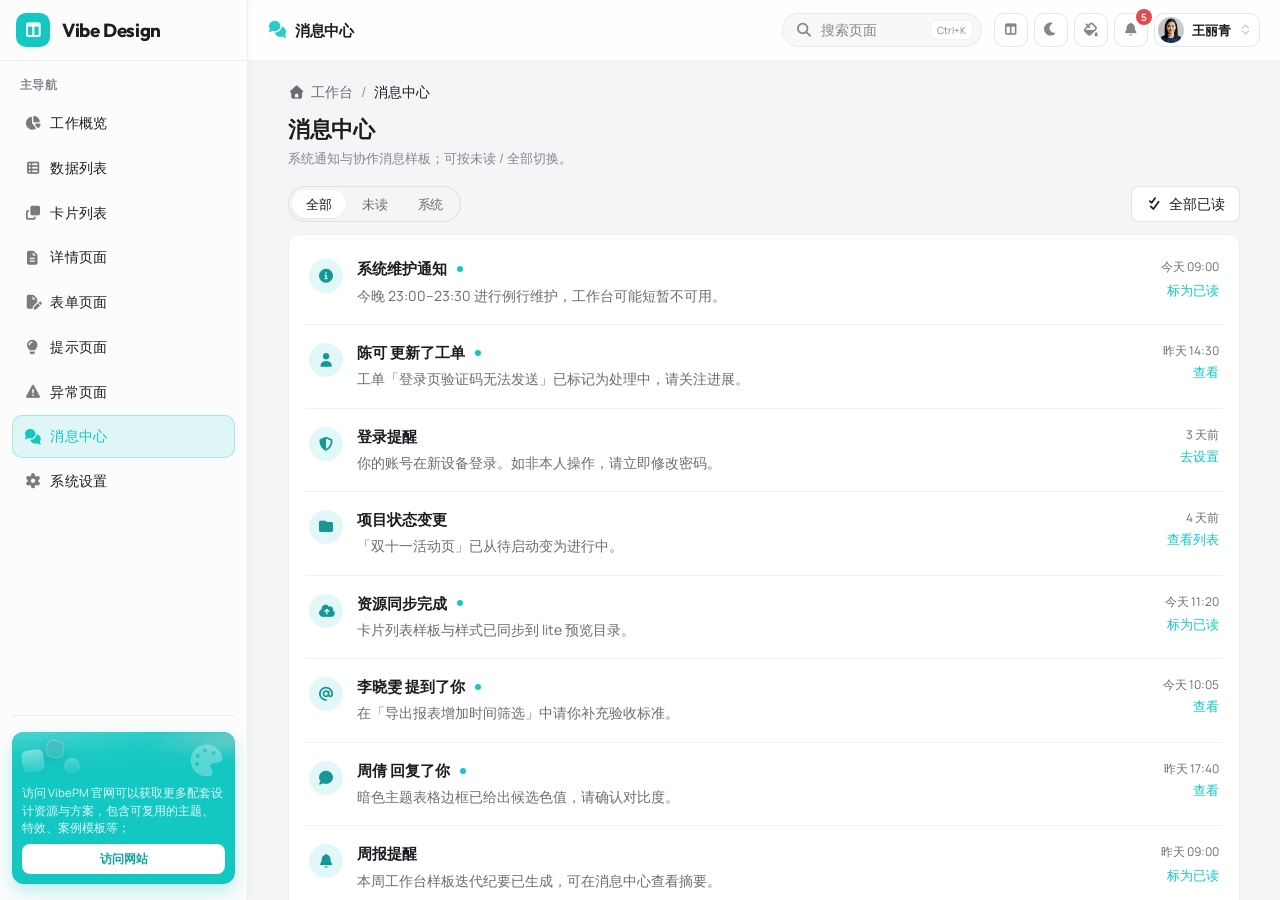
<file: shell-messages.html>
<!DOCTYPE html>
<html lang="zh-CN">
<head>
  <meta charset="UTF-8" />
  <meta name="viewport" content="width=device-width, initial-scale=1" />
  <title>工作台 / 消息中心 — Vibe Design Lite | VibePM</title>
  <meta name="description" content="Vibe Design Lite 工作台：消息中心样板。" />
  <meta name="keywords" content="Vibe Design Lite,工作台,消息中心,静态模板,VibePM" />
  <meta name="author" content="VibePM" />
  <meta name="theme-color" content="#13c7c2" />
  <script src="./assets/common/js/theme.js"></script>
  <link rel="stylesheet" href="./vendor/fontawesome_free/css/all.min.css" />
  <link rel="stylesheet" href="./assets/common/css/global.css" />
  <link rel="stylesheet" href="./assets/common/css/chrome.css" />
  <link rel="stylesheet" href="./assets/common/css/components.css" />
  <link rel="stylesheet" href="./css/shell.css" />
  <script src="./assets/common/js/shell-boot.js"></script>
  <link rel="stylesheet" href="./css/shell-messages.css" />
  <link rel="icon" href="./assets/images/logo.svg" type="image/svg+xml">
  <noscript><style>body.wa-app-page{visibility:visible!important}</style></noscript>
</head>
<body class="wa-app-page">
  <div class="wa-app" id="wa-app" data-wa-app data-shell-page="messages">
    <div data-shell-content>
      <section class="wa-app__panel">
        <div class="wa-app__panel-head">
          <h2>消息中心</h2>
          <p>系统通知与协作消息样板；可按未读 / 全部切换。</p>
        </div>

        <div class="wa-shell-msg-toolbar">
          <div class="wa-tabs__list" role="tablist" aria-label="消息筛选">
            <button type="button" class="wa-tabs__tab is-active" role="tab" aria-selected="true" data-msg-tab="all">全部</button>
            <button type="button" class="wa-tabs__tab" role="tab" aria-selected="false" data-msg-tab="unread">未读</button>
            <button type="button" class="wa-tabs__tab" role="tab" aria-selected="false" data-msg-tab="system">系统</button>
          </div>
          <button type="button" class="wa-btn wa-btn--secondary" id="msg-read-all">
            <i class="fa-solid fa-check-double" aria-hidden="true"></i>
            全部已读
          </button>
        </div>

        <div class="wa-shell-messages" id="msg-list" aria-label="消息列表">
          <article class="wa-shell-msg is-unread" data-msg-kind="system">
            <div class="wa-shell-msg__mark" aria-hidden="true"><i class="fa-solid fa-circle-info"></i></div>
            <div class="wa-shell-msg__body">
              <div class="wa-shell-msg__head">
                <strong>系统维护通知</strong>
                <div class="wa-shell-msg__meta">
                  <time datetime="2026-11-21T09:00">今天 09:00</time>
                  <button type="button" class="wa-link" data-msg-read>标为已读</button>
                </div>
              </div>
              <p>今晚 23:00–23:30 进行例行维护，工作台可能短暂不可用。</p>
            </div>
          </article>
          <article class="wa-shell-msg is-unread" data-msg-kind="collab">
            <div class="wa-shell-msg__mark" aria-hidden="true"><i class="fa-solid fa-user"></i></div>
            <div class="wa-shell-msg__body">
              <div class="wa-shell-msg__head">
                <strong>陈可 更新了工单</strong>
                <div class="wa-shell-msg__meta">
                  <time datetime="2026-11-20T14:30">昨天 14:30</time>
                  <a class="wa-link" href="./shell-detail.html?id=t1">查看</a>
                </div>
              </div>
              <p>工单「登录页验证码无法发送」已标记为处理中，请关注进展。</p>
            </div>
          </article>
          <article class="wa-shell-msg" data-msg-kind="system">
            <div class="wa-shell-msg__mark" aria-hidden="true"><i class="fa-solid fa-shield-halved"></i></div>
            <div class="wa-shell-msg__body">
              <div class="wa-shell-msg__head">
                <strong>登录提醒</strong>
                <div class="wa-shell-msg__meta">
                  <time datetime="2026-11-19T18:05">3 天前</time>
                  <a class="wa-link" href="./shell-settings.html?tab=security">去设置</a>
                </div>
              </div>
              <p>你的账号在新设备登录。如非本人操作，请立即修改密码。</p>
            </div>
          </article>
          <article class="wa-shell-msg" data-msg-kind="collab">
            <div class="wa-shell-msg__mark" aria-hidden="true"><i class="fa-solid fa-folder"></i></div>
            <div class="wa-shell-msg__body">
              <div class="wa-shell-msg__head">
                <strong>项目状态变更</strong>
                <div class="wa-shell-msg__meta">
                  <time datetime="2026-11-18T09:15">4 天前</time>
                  <a class="wa-link" href="./shell-data.html">查看列表</a>
                </div>
              </div>
              <p>「双十一活动页」已从待启动变为进行中。</p>
            </div>
          </article>
          <article class="wa-shell-msg is-unread" data-msg-kind="system">
            <div class="wa-shell-msg__mark" aria-hidden="true"><i class="fa-solid fa-cloud-arrow-up"></i></div>
            <div class="wa-shell-msg__body">
              <div class="wa-shell-msg__head">
                <strong>资源同步完成</strong>
                <div class="wa-shell-msg__meta">
                  <time datetime="2026-11-21T11:20">今天 11:20</time>
                  <button type="button" class="wa-link" data-msg-read>标为已读</button>
                </div>
              </div>
              <p>卡片列表样板与样式已同步到 lite 预览目录。</p>
            </div>
          </article>
          <article class="wa-shell-msg is-unread" data-msg-kind="collab">
            <div class="wa-shell-msg__mark" aria-hidden="true"><i class="fa-solid fa-at"></i></div>
            <div class="wa-shell-msg__body">
              <div class="wa-shell-msg__head">
                <strong>李晓雯 提到了你</strong>
                <div class="wa-shell-msg__meta">
                  <time datetime="2026-11-21T10:05">今天 10:05</time>
                  <a class="wa-link" href="./shell-detail.html?id=t2">查看</a>
                </div>
              </div>
              <p>在「导出报表增加时间筛选」中请你补充验收标准。</p>
            </div>
          </article>
          <article class="wa-shell-msg is-unread" data-msg-kind="collab">
            <div class="wa-shell-msg__mark" aria-hidden="true"><i class="fa-solid fa-comment"></i></div>
            <div class="wa-shell-msg__body">
              <div class="wa-shell-msg__head">
                <strong>周倩 回复了你</strong>
                <div class="wa-shell-msg__meta">
                  <time datetime="2026-11-20T17:40">昨天 17:40</time>
                  <a class="wa-link" href="./shell-detail.html?id=t4">查看</a>
                </div>
              </div>
              <p>暗色主题表格边框已给出候选色值，请确认对比度。</p>
            </div>
          </article>
          <article class="wa-shell-msg" data-msg-kind="system">
            <div class="wa-shell-msg__mark" aria-hidden="true"><i class="fa-solid fa-bell"></i></div>
            <div class="wa-shell-msg__body">
              <div class="wa-shell-msg__head">
                <strong>周报提醒</strong>
                <div class="wa-shell-msg__meta">
                  <time datetime="2026-11-20T09:00">昨天 09:00</time>
                  <button type="button" class="wa-link" data-msg-read>标为已读</button>
                </div>
              </div>
              <p>本周工作台样板迭代纪要已生成，可在消息中心查看摘要。</p>
            </div>
          </article>
          <article class="wa-shell-msg" data-msg-kind="collab">
            <div class="wa-shell-msg__mark" aria-hidden="true"><i class="fa-solid fa-user-check"></i></div>
            <div class="wa-shell-msg__body">
              <div class="wa-shell-msg__head">
                <strong>工单已转派给你</strong>
                <div class="wa-shell-msg__meta">
                  <time datetime="2026-11-19T15:22">3 天前</time>
                  <a class="wa-link" href="./shell-detail.html?id=t7">查看</a>
                </div>
              </div>
              <p>「上传大图偶发超时」已由孙浩转派，请在今日跟进。</p>
            </div>
          </article>
          <article class="wa-shell-msg" data-msg-kind="system">
            <div class="wa-shell-msg__mark" aria-hidden="true"><i class="fa-solid fa-key"></i></div>
            <div class="wa-shell-msg__body">
              <div class="wa-shell-msg__head">
                <strong>密码即将过期</strong>
                <div class="wa-shell-msg__meta">
                  <time datetime="2026-11-18T20:00">4 天前</time>
                  <a class="wa-link" href="./shell-settings.html?tab=security">去设置</a>
                </div>
              </div>
              <p>演示账号密码将在 7 天后过期，建议提前在系统设置中更新。</p>
            </div>
          </article>
          <article class="wa-shell-msg" data-msg-kind="collab">
            <div class="wa-shell-msg__mark" aria-hidden="true"><i class="fa-solid fa-table-cells-large"></i></div>
            <div class="wa-shell-msg__body">
              <div class="wa-shell-msg__head">
                <strong>赵宁 分享了卡片列表</strong>
                <div class="wa-shell-msg__meta">
                  <time datetime="2026-11-17T14:08">5 天前</time>
                  <a class="wa-link" href="./shell-cards.html">查看</a>
                </div>
              </div>
              <p>新增「卡片列表」样板，可用于封面摘要类资源展示。</p>
            </div>
          </article>
          <article class="wa-shell-msg" data-msg-kind="system">
            <div class="wa-shell-msg__mark" aria-hidden="true"><i class="fa-solid fa-circle-check"></i></div>
            <div class="wa-shell-msg__body">
              <div class="wa-shell-msg__head">
                <strong>备份成功</strong>
                <div class="wa-shell-msg__meta">
                  <time datetime="2026-11-16T22:30">6 天前</time>
                  <button type="button" class="wa-link" data-msg-read>标为已读</button>
                </div>
              </div>
              <p>工作台静态资源夜间备份已完成，保留最近 7 个版本。</p>
            </div>
          </article>
        </div>
      </section>
    </div>
  </div>

  <script src="./assets/common/js/message.js"></script>
  <script src="./assets/common/js/confirm.js"></script>
  <script src="./assets/common/js/page-loading.js"></script>
  <script src="./assets/common/js/app-shell.js"></script>
  <script src="./js/shell.js"></script>
  <script src="./js/shell-messages.js"></script>
</body>
</html>
</file>
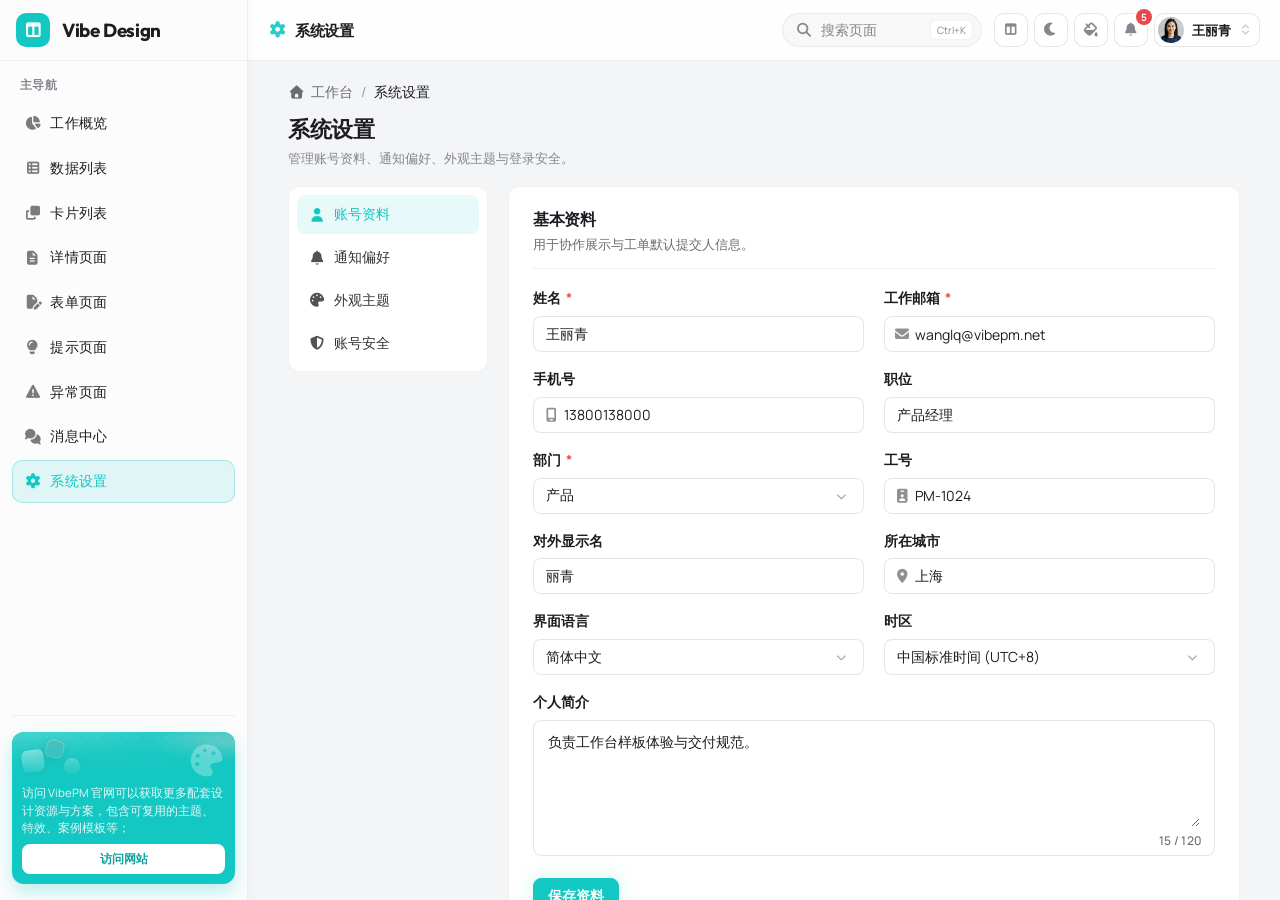
<file: shell-settings.html>
<!DOCTYPE html>
<html lang="zh-CN">
<head>
  <meta charset="UTF-8" />
  <meta name="viewport" content="width=device-width, initial-scale=1" />
  <title>工作台 / 系统设置 — Vibe Design Lite | VibePM</title>
  <meta name="description" content="Vibe Design Lite 工作台：系统设置样板。" />
  <meta name="keywords" content="Vibe Design Lite,工作台,系统设置,账号,通知,主题,静态模板,VibePM" />
  <meta name="author" content="VibePM" />
  <meta name="theme-color" content="#13c7c2" />
  <script src="./assets/common/js/theme.js"></script>
  <link rel="stylesheet" href="./vendor/fontawesome_free/css/all.min.css" />
  <link rel="stylesheet" href="./assets/common/css/global.css" />
  <link rel="stylesheet" href="./assets/common/css/chrome.css" />
  <link rel="stylesheet" href="./assets/common/css/components.css" />
  <link rel="stylesheet" href="./css/shell.css" />
  <script src="./assets/common/js/shell-boot.js"></script>
  <link rel="stylesheet" href="./css/shell-settings.css" />
  <link rel="icon" href="./assets/images/logo.svg" type="image/svg+xml">
  <noscript><style>body.wa-app-page{visibility:visible!important}</style></noscript>
</head>
<body class="wa-app-page">
  <div class="wa-app" id="wa-app" data-wa-app data-shell-page="settings">
    <div data-shell-content>
      <section class="wa-app__panel">
        <div class="wa-app__panel-head">
          <h2>系统设置</h2>
          <p>管理账号资料、通知偏好、外观主题与登录安全。</p>
        </div>

        <div class="wa-shell-settings">
          <nav class="wa-shell-settings__nav" aria-label="设置分区">
            <button type="button" class="wa-shell-settings__nav-btn is-active" role="tab" aria-selected="true" data-settings-tab="profile">
              <i class="fa-solid fa-user" aria-hidden="true"></i>
              账号资料
            </button>
            <button type="button" class="wa-shell-settings__nav-btn" role="tab" aria-selected="false" data-settings-tab="notify">
              <i class="fa-solid fa-bell" aria-hidden="true"></i>
              通知偏好
            </button>
            <button type="button" class="wa-shell-settings__nav-btn" role="tab" aria-selected="false" data-settings-tab="appearance">
              <i class="fa-solid fa-palette" aria-hidden="true"></i>
              外观主题
            </button>
            <button type="button" class="wa-shell-settings__nav-btn" role="tab" aria-selected="false" data-settings-tab="security">
              <i class="fa-solid fa-shield-halved" aria-hidden="true"></i>
              账号安全
            </button>
          </nav>

          <div class="wa-shell-settings__main">
          <div class="wa-shell-settings__panel" data-settings-panel="profile">
            <article class="wa-shell-block">
              <header class="wa-shell-block__head wa-shell-block__head--stack">
                <h3>基本资料</h3>
                <p>用于协作展示与工单默认提交人信息。</p>
              </header>
              <form class="wa-form" id="settings-profile-form" data-wa-validate novalidate>
                <div class="wa-shell-settings__grid">
                  <div class="wa-form-item" data-validate="required" data-error="请输入姓名">
                    <label class="wa-label" for="settings-name">姓名 <span class="wa-req" aria-hidden="true">*</span></label>
                    <div class="wa-field">
                      <input class="wa-field__input" id="settings-name" name="name" type="text" value="王丽青" placeholder="真实姓名或昵称" data-wa-field-input required />
                      <button type="button" class="wa-field__clear" data-wa-field-clear aria-label="清空" aria-hidden="true"><i class="fa-solid fa-circle-xmark" aria-hidden="true"></i></button>
                    </div>
                    <p class="wa-field__error" role="alert"></p>
                  </div>
                  <div class="wa-form-item" data-validate="email" data-error="请输入有效邮箱">
                    <label class="wa-label" for="settings-email">工作邮箱 <span class="wa-req" aria-hidden="true">*</span></label>
                    <div class="wa-field wa-field--icon">
                      <i class="fa-solid fa-envelope wa-field__icon" aria-hidden="true"></i>
                      <input class="wa-field__input" id="settings-email" name="email" type="email" value="wanglq@vibepm.net" placeholder="you@company.com" data-wa-field-input required />
                      <button type="button" class="wa-field__clear" data-wa-field-clear aria-label="清空" aria-hidden="true"><i class="fa-solid fa-circle-xmark" aria-hidden="true"></i></button>
                    </div>
                    <p class="wa-field__error" role="alert"></p>
                  </div>
                  <div class="wa-form-item">
                    <label class="wa-label" for="settings-phone">手机号</label>
                    <div class="wa-field wa-field--icon">
                      <i class="fa-solid fa-mobile-screen wa-field__icon" aria-hidden="true"></i>
                      <input class="wa-field__input" id="settings-phone" name="phone" type="tel" value="13800138000" placeholder="用于紧急联系" data-wa-field-input />
                      <button type="button" class="wa-field__clear" data-wa-field-clear aria-label="清空" aria-hidden="true"><i class="fa-solid fa-circle-xmark" aria-hidden="true"></i></button>
                    </div>
                  </div>
                  <div class="wa-form-item">
                    <label class="wa-label" for="settings-title">职位</label>
                    <div class="wa-field">
                      <input class="wa-field__input" id="settings-title" name="title" type="text" value="产品经理" placeholder="职位或角色" data-wa-field-input />
                      <button type="button" class="wa-field__clear" data-wa-field-clear aria-label="清空" aria-hidden="true"><i class="fa-solid fa-circle-xmark" aria-hidden="true"></i></button>
                    </div>
                  </div>
                  <div class="wa-form-item" data-validate="required" data-error="请选择部门">
                    <label class="wa-label" for="settings-dept">部门 <span class="wa-req" aria-hidden="true">*</span></label>
                    <div class="wa-field wa-field--select">
                      <select class="wa-field__select" id="settings-dept" name="dept" data-wa-combo data-wa-combo-clear="0" data-placeholder="请选择部门" required>
                        <option value="" disabled>请选择部门</option>
                        <option value="产品" selected>产品</option>
                        <option value="设计">设计</option>
                        <option value="研发">研发</option>
                        <option value="运营">运营</option>
                        <option value="客户成功">客户成功</option>
                      </select>
                    </div>
                    <p class="wa-field__error" role="alert"></p>
                  </div>
                  <div class="wa-form-item">
                    <label class="wa-label" for="settings-empno">工号</label>
                    <div class="wa-field wa-field--icon">
                      <i class="fa-solid fa-id-badge wa-field__icon" aria-hidden="true"></i>
                      <input class="wa-field__input" id="settings-empno" name="empno" type="text" value="PM-1024" placeholder="员工编号" data-wa-field-input />
                      <button type="button" class="wa-field__clear" data-wa-field-clear aria-label="清空" aria-hidden="true"><i class="fa-solid fa-circle-xmark" aria-hidden="true"></i></button>
                    </div>
                  </div>
                  <div class="wa-form-item">
                    <label class="wa-label" for="settings-display">对外显示名</label>
                    <div class="wa-field">
                      <input class="wa-field__input" id="settings-display" name="display" type="text" value="丽青" placeholder="协作列表中展示的名称" data-wa-field-input />
                      <button type="button" class="wa-field__clear" data-wa-field-clear aria-label="清空" aria-hidden="true"><i class="fa-solid fa-circle-xmark" aria-hidden="true"></i></button>
                    </div>
                  </div>
                  <div class="wa-form-item">
                    <label class="wa-label" for="settings-city">所在城市</label>
                    <div class="wa-field wa-field--icon">
                      <i class="fa-solid fa-location-dot wa-field__icon" aria-hidden="true"></i>
                      <input class="wa-field__input" id="settings-city" name="city" type="text" value="上海" placeholder="城市" data-wa-field-input />
                      <button type="button" class="wa-field__clear" data-wa-field-clear aria-label="清空" aria-hidden="true"><i class="fa-solid fa-circle-xmark" aria-hidden="true"></i></button>
                    </div>
                  </div>
                  <div class="wa-form-item">
                    <label class="wa-label" for="settings-lang">界面语言</label>
                    <div class="wa-field wa-field--select">
                      <select class="wa-field__select" id="settings-lang" name="lang" data-wa-combo data-wa-combo-clear="0">
                        <option value="zh-CN" selected>简体中文</option>
                        <option value="zh-TW">繁體中文</option>
                        <option value="en">English</option>
                      </select>
                    </div>
                  </div>
                  <div class="wa-form-item">
                    <label class="wa-label" for="settings-timezone">时区</label>
                    <div class="wa-field wa-field--select">
                      <select class="wa-field__select" id="settings-timezone" name="timezone" data-wa-combo data-wa-combo-clear="0">
                        <option value="Asia/Shanghai" selected>中国标准时间 (UTC+8)</option>
                        <option value="Asia/Hong_Kong">香港 (UTC+8)</option>
                        <option value="Asia/Tokyo">东京 (UTC+9)</option>
                        <option value="America/Los_Angeles">太平洋时间 (UTC-8)</option>
                      </select>
                    </div>
                  </div>
                  <div class="wa-form-item wa-shell-settings__span">
                    <label class="wa-label" for="settings-bio">个人简介</label>
                    <div class="wa-field wa-field--textarea">
                      <textarea class="wa-field__textarea" id="settings-bio" name="bio" rows="3" maxlength="120" placeholder="一句话介绍你的职责或擅长领域">负责工作台样板体验与交付规范。</textarea>
                    </div>
                  </div>
                </div>
                <div class="wa-shell-settings__actions">
                  <button type="submit" class="wa-btn wa-btn--primary">保存资料</button>
                </div>
              </form>
            </article>
          </div>

          <div class="wa-shell-settings__panel" data-settings-panel="notify" hidden>
            <article class="wa-shell-block">
              <header class="wa-shell-block__head wa-shell-block__head--stack">
                <h3>通知渠道</h3>
                <p>控制哪些事件会提醒你；可与消息中心联动。</p>
              </header>
              <div class="wa-shell-setting-list">
                <div class="wa-shell-setting-row">
                  <div class="wa-shell-setting-row__text">
                    <strong>邮件通知</strong>
                    <span>工单状态变更、@ 提及时发送邮件</span>
                  </div>
                  <label class="wa-switch"><input type="checkbox" id="settings-mail" role="switch" checked /><span>邮件</span></label>
                </div>
                <div class="wa-shell-setting-row">
                  <div class="wa-shell-setting-row__text">
                    <strong>桌面提醒</strong>
                    <span>浏览器在前台时弹出轻提示</span>
                  </div>
                  <label class="wa-switch"><input type="checkbox" id="settings-desktop" role="switch" checked /><span>桌面</span></label>
                </div>
                <div class="wa-shell-setting-row">
                  <div class="wa-shell-setting-row__text">
                    <strong>协作 @ 我</strong>
                    <span>评论与转派中被提及时通知</span>
                  </div>
                  <label class="wa-switch"><input type="checkbox" id="settings-mention" role="switch" checked /><span>提及</span></label>
                </div>
                <div class="wa-shell-setting-row">
                  <div class="wa-shell-setting-row__text">
                    <strong>系统公告</strong>
                    <span>维护窗口、安全提醒等广播消息</span>
                  </div>
                  <label class="wa-switch"><input type="checkbox" id="settings-system" role="switch" checked /><span>系统</span></label>
                </div>
                <div class="wa-shell-setting-row">
                  <div class="wa-shell-setting-row__text">
                    <strong>免打扰时段</strong>
                    <span>22:00–08:00 仅保留 P0 故障通知</span>
                  </div>
                  <label class="wa-switch"><input type="checkbox" id="settings-dnd" role="switch" /><span>免打扰</span></label>
                </div>
              </div>
              <div class="wa-shell-settings__actions">
                <button type="button" class="wa-btn wa-btn--primary" id="settings-notify-save">保存偏好</button>
              </div>
            </article>
          </div>

          <div class="wa-shell-settings__panel" data-settings-panel="appearance" hidden>
            <article class="wa-shell-block">
              <header class="wa-shell-block__head wa-shell-block__head--stack">
                <h3>主题外观</h3>
                <p>与顶栏明暗切换同步；也可在此直接选择。</p>
              </header>
              <div class="wa-shell-setting-list">
                <div class="wa-shell-setting-row">
                  <div class="wa-shell-setting-row__text">
                    <strong>色彩模式</strong>
                    <span>浅色适合日间审阅，深色适合长时间操作</span>
                  </div>
                  <div class="wa-segment" data-wa-segment role="radiogroup" aria-label="色彩模式">
                    <button type="button" class="wa-segment__item is-active" role="radio" aria-checked="true" data-wa-segment-item data-settings-theme="light">浅色</button>
                    <button type="button" class="wa-segment__item" role="radio" aria-checked="false" data-wa-segment-item data-settings-theme="dark">深色</button>
                  </div>
                </div>
                <div class="wa-shell-setting-row">
                  <div class="wa-shell-setting-row__text">
                    <strong>紧凑列表</strong>
                    <span>减小卡片与表格行高，一屏展示更多内容</span>
                  </div>
                  <label class="wa-switch"><input type="checkbox" id="settings-compact" role="switch" /><span>紧凑</span></label>
                </div>
                <div class="wa-shell-setting-row">
                  <div class="wa-shell-setting-row__text">
                    <strong>减少动效</strong>
                    <span>关闭非必要过渡动画</span>
                  </div>
                  <label class="wa-switch"><input type="checkbox" id="settings-reduce-motion" role="switch" /><span>减少动效</span></label>
                </div>
              </div>
            </article>
          </div>

          <div class="wa-shell-settings__panel" data-settings-panel="security" hidden>
            <article class="wa-shell-block">
              <header class="wa-shell-block__head wa-shell-block__head--stack">
                <h3>修改密码</h3>
                <p>演示校验流程；正式环境需对接账号服务。</p>
              </header>
              <form class="wa-form" id="settings-security-form" data-wa-validate novalidate>
                <div class="wa-shell-settings__grid">
                  <div class="wa-form-item wa-shell-settings__span" data-validate="required" data-error="请输入当前密码">
                    <label class="wa-label" for="settings-pwd-current">当前密码</label>
                    <div class="wa-field wa-field--icon">
                      <i class="fa-solid fa-lock wa-field__icon" aria-hidden="true"></i>
                      <input class="wa-field__input" id="settings-pwd-current" name="current" type="password" placeholder="请输入当前密码" autocomplete="current-password" data-wa-field-input required />
                    </div>
                    <p class="wa-field__error" role="alert"></p>
                  </div>
                  <div class="wa-form-item" data-validate="required" data-error="请输入新密码">
                    <label class="wa-label" for="settings-pwd-new">新密码</label>
                    <div class="wa-field wa-field--icon">
                      <i class="fa-solid fa-key wa-field__icon" aria-hidden="true"></i>
                      <input class="wa-field__input" id="settings-pwd-new" name="next" type="password" placeholder="至少 8 位" autocomplete="new-password" data-wa-field-input required />
                    </div>
                    <p class="wa-field__error" role="alert"></p>
                  </div>
                  <div class="wa-form-item" data-validate="required" data-error="请再次输入新密码">
                    <label class="wa-label" for="settings-pwd-confirm">确认新密码</label>
                    <div class="wa-field wa-field--icon">
                      <i class="fa-solid fa-key wa-field__icon" aria-hidden="true"></i>
                      <input class="wa-field__input" id="settings-pwd-confirm" name="confirm" type="password" placeholder="再次输入新密码" autocomplete="new-password" data-wa-field-input required />
                    </div>
                    <p class="wa-field__error" role="alert"></p>
                  </div>
                </div>
                <div class="wa-shell-settings__actions">
                  <button type="submit" class="wa-btn wa-btn--primary">更新密码</button>
                </div>
              </form>
            </article>

            <article class="wa-shell-block">
              <header class="wa-shell-block__head wa-shell-block__head--stack">
                <h3>修改邮箱</h3>
                <p>更换后需验证新邮箱；登录与通知将发往新地址。</p>
              </header>
              <form class="wa-form" id="settings-email-form" data-wa-validate novalidate>
                <div class="wa-shell-settings__grid">
                  <div class="wa-form-item wa-shell-settings__span">
                    <label class="wa-label" for="settings-email-current">当前邮箱</label>
                    <div class="wa-field wa-field--icon">
                      <i class="fa-solid fa-envelope wa-field__icon" aria-hidden="true"></i>
                      <input class="wa-field__input" id="settings-email-current" type="email" value="wanglq@vibepm.net" readonly tabindex="-1" />
                    </div>
                  </div>
                  <div class="wa-form-item" data-validate="email" data-error="请输入有效的新邮箱">
                    <label class="wa-label" for="settings-email-new">新邮箱 <span class="wa-req" aria-hidden="true">*</span></label>
                    <div class="wa-field wa-field--icon wa-shell-settings__code-field">
                      <i class="fa-solid fa-envelope wa-field__icon" aria-hidden="true"></i>
                      <input class="wa-field__input" id="settings-email-new" name="emailNew" type="email" placeholder="new@company.com" autocomplete="email" data-wa-field-input required />
                      <button type="button" class="wa-btn wa-btn--text wa-shell-settings__code-btn" id="settings-email-send">获取验证码</button>
                    </div>
                    <p class="wa-field__error" role="alert"></p>
                  </div>
                  <div class="wa-form-item" data-validate="required" data-error="请输入验证码">
                    <label class="wa-label" for="settings-email-code">邮箱验证码 <span class="wa-req" aria-hidden="true">*</span></label>
                    <div class="wa-field wa-field--icon">
                      <i class="fa-solid fa-shield-halved wa-field__icon" aria-hidden="true"></i>
                      <input class="wa-field__input" id="settings-email-code" name="emailCode" type="text" inputmode="numeric" maxlength="6" placeholder="6 位验证码" data-wa-field-input required />
                    </div>
                    <p class="wa-field__error" role="alert"></p>
                  </div>
                </div>
                <div class="wa-shell-settings__actions">
                  <button type="submit" class="wa-btn wa-btn--primary">确认更换</button>
                </div>
              </form>
            </article>

            <article class="wa-shell-block">
              <header class="wa-shell-block__head wa-shell-settings__devices-head">
                <div class="wa-shell-block__head--stack">
                  <h3>登录设备</h3>
                  <p>查看近期会话；可一键退出其他设备。</p>
                </div>
                <button type="button" class="wa-btn wa-btn--secondary" id="settings-revoke-others">退出其他设备</button>
              </header>
              <ul class="wa-shell-settings__devices">
                <li class="wa-shell-settings__device">
                  <div class="wa-shell-settings__device-main">
                    <span class="wa-shell-settings__device-icon" aria-hidden="true"><i class="fa-solid fa-laptop"></i></span>
                    <div class="wa-shell-settings__device-meta">
                      <strong>Windows · Chrome</strong>
                      <span>上海 · 当前设备 · 刚刚活跃</span>
                    </div>
                  </div>
                  <div class="wa-shell-settings__device-side">
                    <span class="wa-badge wa-badge--run">本机</span>
                  </div>
                </li>
                <li class="wa-shell-settings__device">
                  <div class="wa-shell-settings__device-main">
                    <span class="wa-shell-settings__device-icon" aria-hidden="true"><i class="fa-solid fa-mobile-screen"></i></span>
                    <div class="wa-shell-settings__device-meta">
                      <strong>iPhone · Safari</strong>
                      <span>杭州 · 昨天 21:16</span>
                    </div>
                  </div>
                  <div class="wa-shell-settings__device-side">
                    <a class="wa-link" href="./login.html">重新登录</a>
                  </div>
                </li>
                <li class="wa-shell-settings__device">
                  <div class="wa-shell-settings__device-main">
                    <span class="wa-shell-settings__device-icon" aria-hidden="true"><i class="fa-solid fa-desktop"></i></span>
                    <div class="wa-shell-settings__device-meta">
                      <strong>macOS · Edge</strong>
                      <span>深圳 · 3 天前</span>
                    </div>
                  </div>
                  <div class="wa-shell-settings__device-side">
                    <a class="wa-link" href="./login.html">重新登录</a>
                  </div>
                </li>
              </ul>
            </article>
          </div>
          </div>
        </div>
      </section>
    </div>
  </div>

  <script src="./assets/common/js/message.js"></script>
  <script src="./assets/common/js/confirm.js"></script>
  <script src="./assets/common/js/field.js"></script>
  <script src="./assets/common/js/form.js"></script>
  <script src="./assets/common/js/combo.js"></script>
  <script src="./assets/common/js/choice.js"></script>
  <script src="./assets/common/js/page-loading.js"></script>
  <script src="./assets/common/js/app-shell.js"></script>
  <script src="./js/shell.js"></script>
  <script src="./js/shell-settings.js"></script>
</body>
</html>
</file>
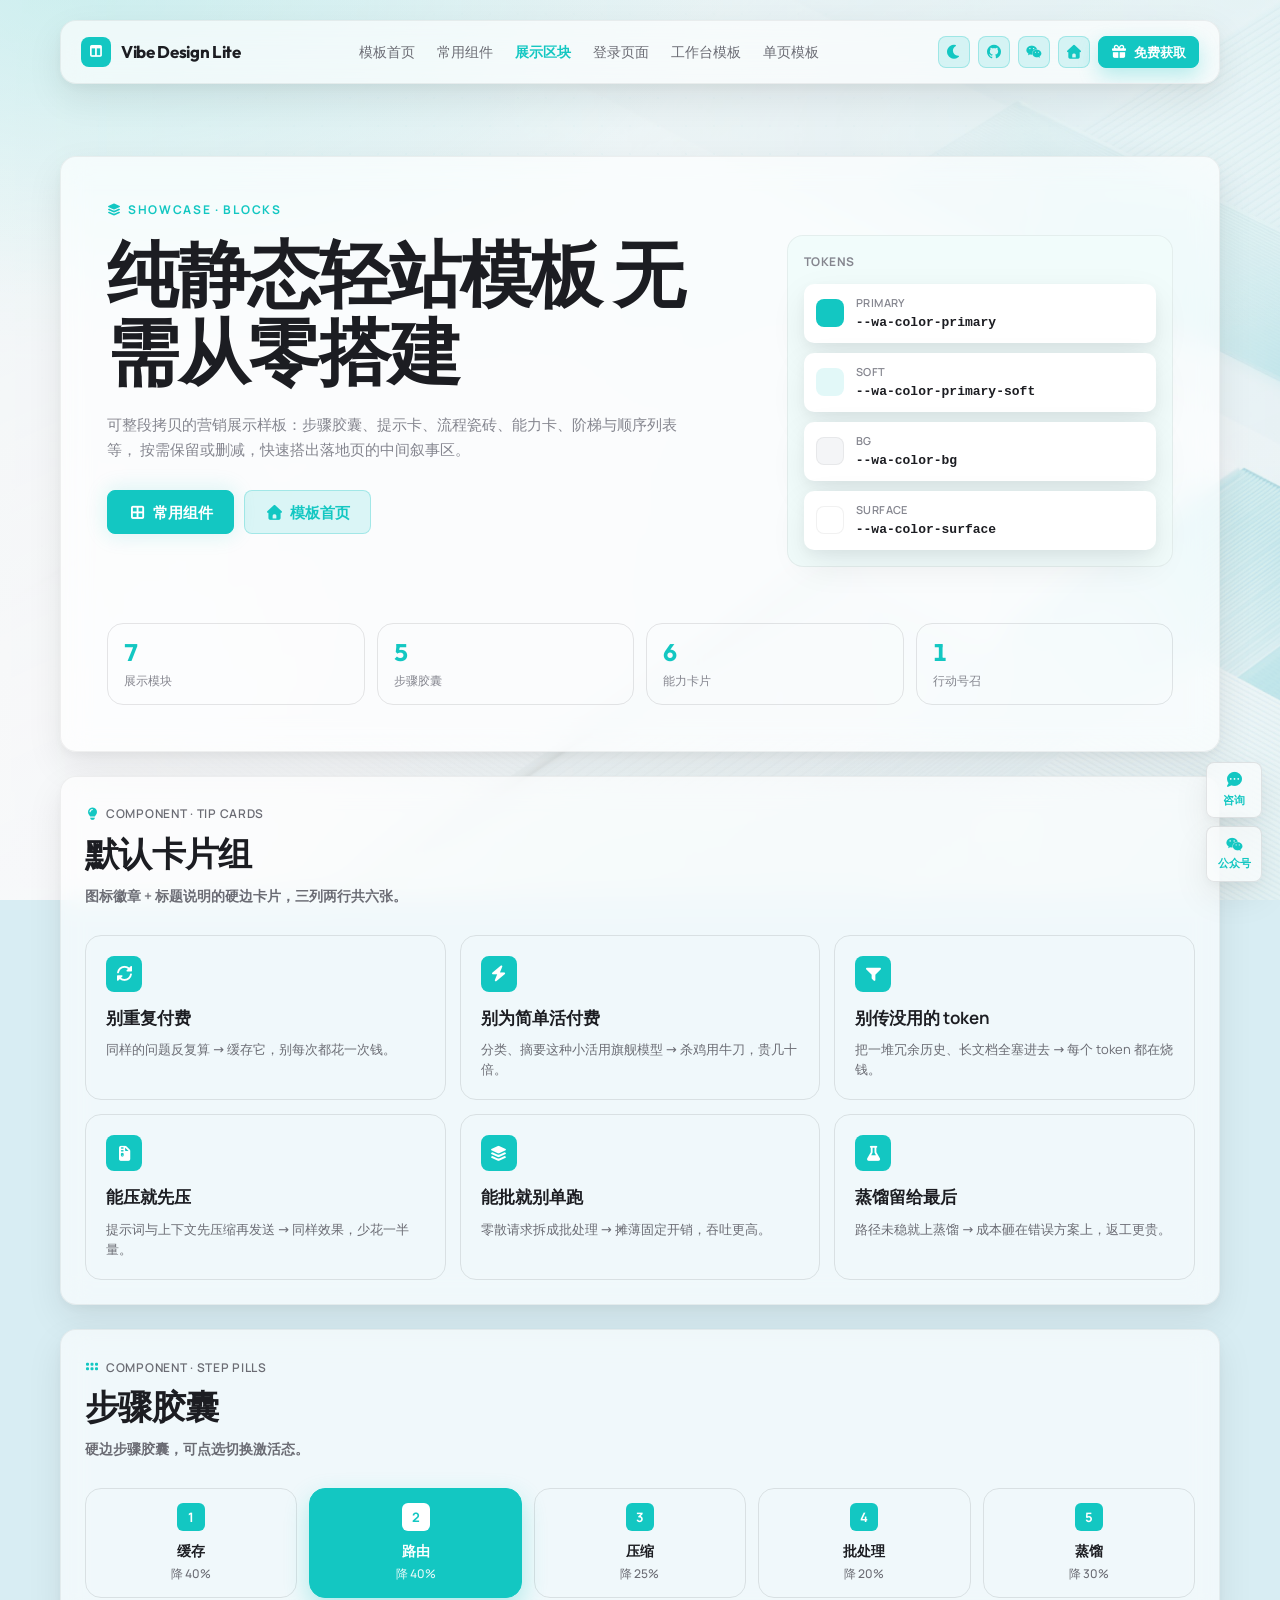
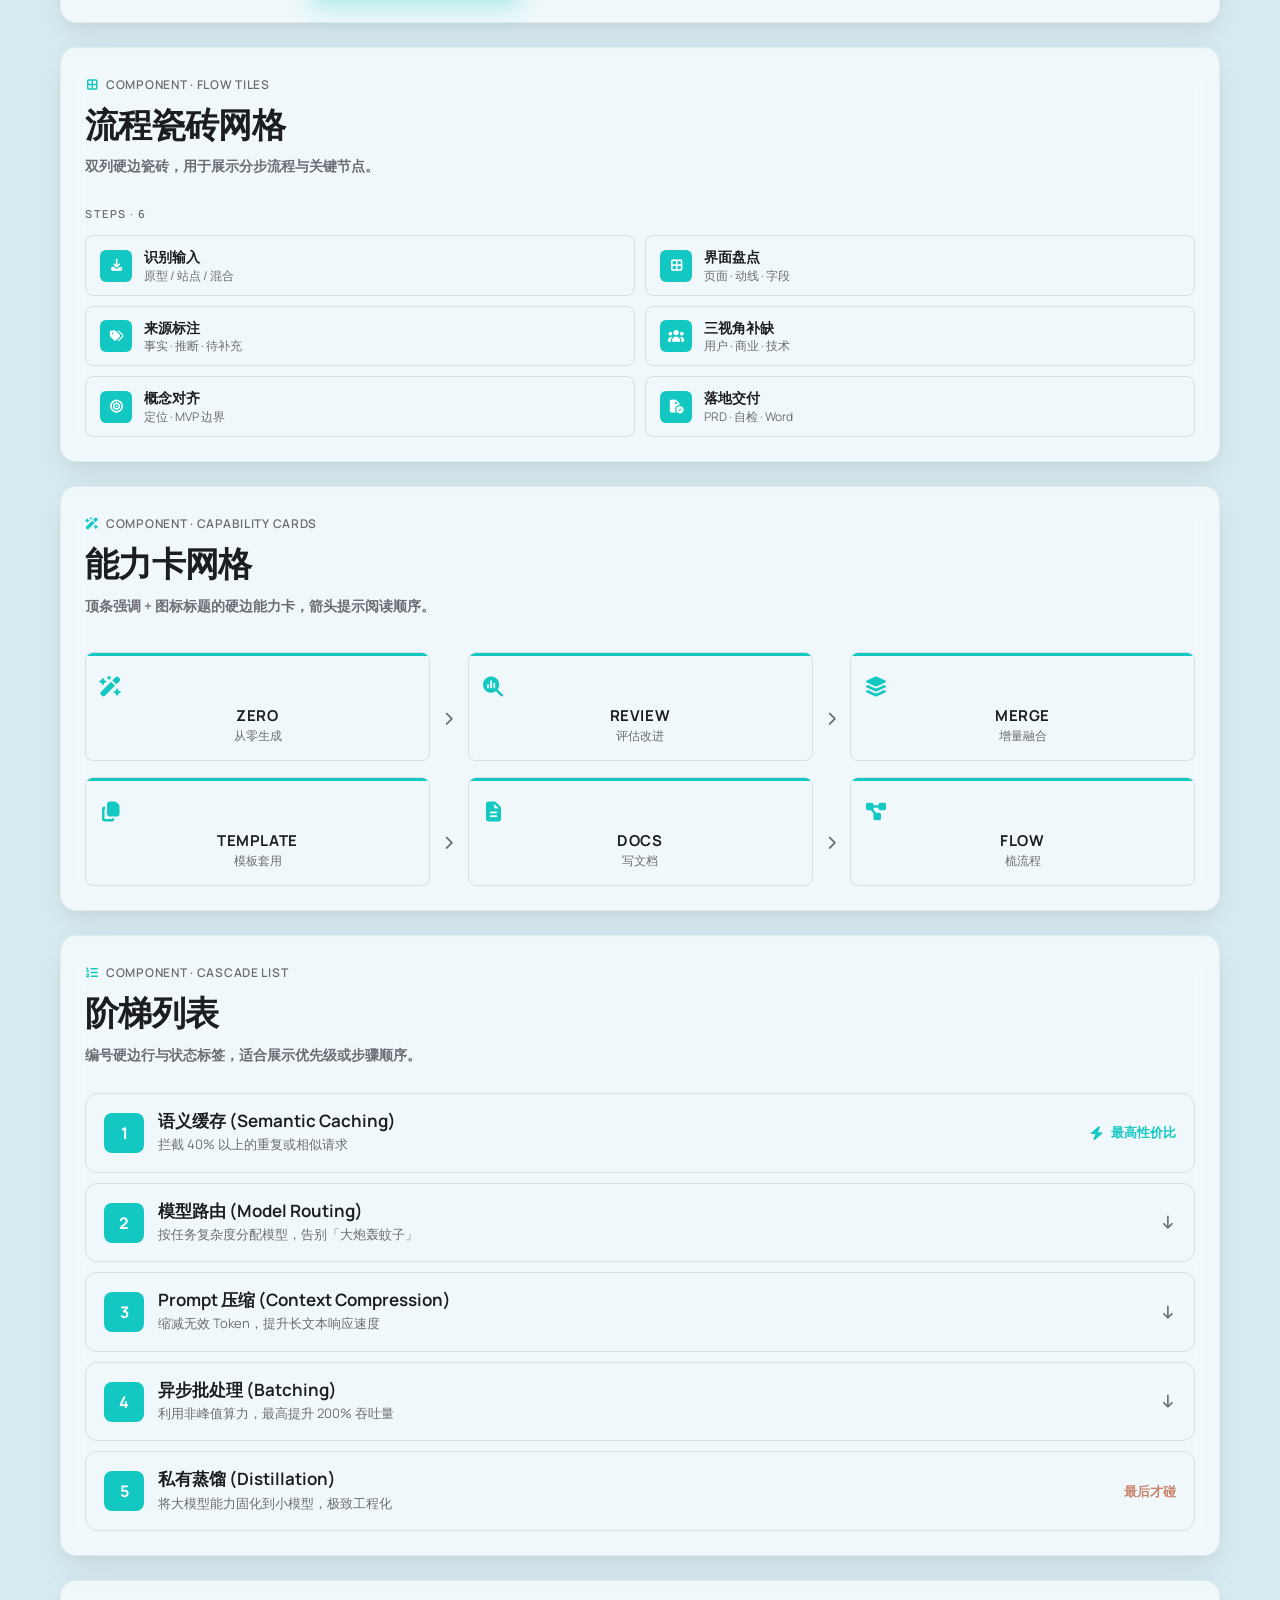
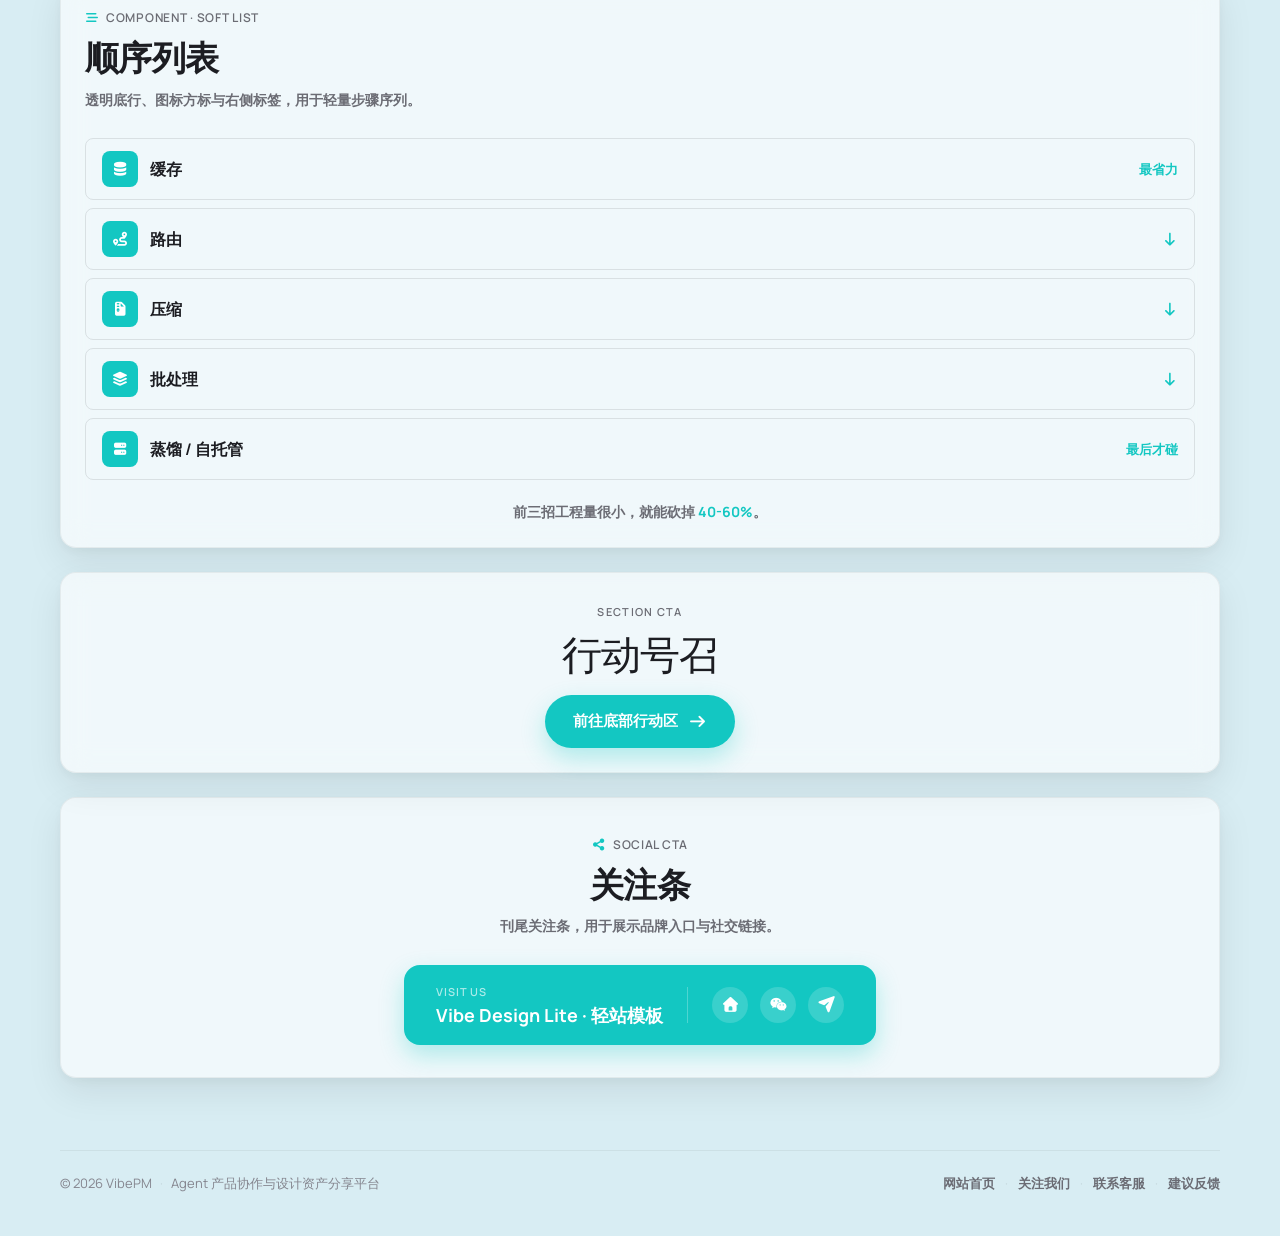
<file: showcase.html>
<!DOCTYPE html>
<html lang="zh-CN">
<head>
  <meta charset="UTF-8" />
  <meta name="viewport" content="width=device-width, initial-scale=1" />
  <title>展示区块 — Vibe Design Lite | VibePM</title>
  <meta name="description" content="Vibe Design Lite 展示区块：步骤胶囊、提示卡、流程瓷砖、能力卡、阶梯与顺序列表等可整段复用的营销区块样板。" />
  <meta name="keywords" content="Vibe Design Lite,展示区块,营销区块,步骤流程,能力卡,流程瓷砖,轻站,VibePM" />
  <meta name="author" content="VibePM" />
  <meta name="theme-color" content="#13c7c2" />
  <script src="./assets/common/js/theme.js"></script>
  <link rel="stylesheet" href="./vendor/fontawesome_free/css/all.min.css" />
  <link rel="stylesheet" href="./assets/common/css/global.css" />
  <link rel="stylesheet" href="./assets/common/css/chrome.css" />
  <link rel="stylesheet" href="./assets/common/css/components.css" />
  <link rel="stylesheet" href="./css/showcase.css" />
  <link rel="icon" href="./assets/images/logo.svg" type="image/svg+xml">
</head>
<body id="top" class="wa-landing-cover">
  <div class="wa-landing-bg" aria-hidden="true">
    <div class="wa-landing-bg__image"></div>
    <div class="wa-landing-bg__glow"></div>
    <div class="wa-landing-bg__aura"></div>
    <div class="wa-landing-bg__dots"></div>
  </div>

  <div class="wa-shell">
    <div class="wa-nav-shell">
      <div class="wa-nav-shell__inner">
        <header class="wa-nav wa-nav--card">
          <a class="wa-brand" href="./index.html" aria-label="Vibe Design Lite，返回首页">
            <span class="wa-brand__mark" aria-hidden="true"><i class="fa-solid fa-table-columns"></i></span>
            <span class="wa-brand__name">Vibe Design Lite</span>
          </a>

          <nav class="wa-nav__links" aria-label="主导航">
            <a href="./index.html">模板首页</a>
            <a href="./components.html">常用组件</a>
            <a href="./showcase.html" aria-current="page">展示区块</a>
            <a href="./login.html" target="_blank" rel="noopener noreferrer">登录页面</a>
            <a href="./shell-dashboard.html" target="_blank" rel="noopener noreferrer">工作台模板</a>
            <a href="./tool.html" target="_blank" rel="noopener noreferrer">单页模板</a>
          </nav>

          <div class="wa-nav__actions">
            <button
              type="button"
              class="wa-nav__icon-btn wa-nav__icon-btn--aux"
              data-wa-theme-toggle
              aria-pressed="false"
              aria-label="切换主题"
              title="切换主题"
            >
              <i class="fa-regular fa-moon" aria-hidden="true"></i>
            </button>
            <a
              class="wa-nav__icon-btn wa-nav__icon-btn--aux"
              href="https://github.com/vibepm666/vibe-design-lite"
              target="_blank"
              rel="noopener noreferrer"
              aria-label="GitHub 开源仓库"
              title="GitHub"
            >
              <i class="fa-brands fa-github" aria-hidden="true"></i>
            </a>
            <button type="button" class="wa-nav__icon-btn wa-nav__icon-btn--aux" data-modal-open="wechat-modal" aria-label="关注公众号" title="关注公众号">
              <i class="fa-brands fa-weixin" aria-hidden="true"></i>
            </button>
            <a
              class="wa-nav__icon-btn wa-nav__icon-btn--aux"
              href="https://www.vibepm.net/"
              target="_blank"
              rel="noopener noreferrer"
              aria-label="网站首页"
              title="网站首页"
            >
              <i class="fa-solid fa-house" aria-hidden="true"></i>
            </a>
            <a
              class="wa-btn wa-btn--primary wa-btn--sm wa-nav__home"
              href="https://www.vibepm.net/home/templates/"
              target="_blank"
              rel="noopener noreferrer"
              aria-label="免费获取"
            >
              <i class="fa-solid fa-gift" aria-hidden="true"></i>
              <span class="wa-nav__home-label">免费获取</span>
            </a>
            <button
              type="button"
              class="wa-nav__toggle"
              data-nav-toggle
              aria-expanded="false"
              aria-controls="nav-drawer"
              aria-label="打开菜单"
            >
              <i class="fa-solid fa-bars" aria-hidden="true"></i>
            </button>
          </div>
        </header>

        <div class="wa-nav__drawer" id="nav-drawer" data-nav-drawer>
          <nav aria-label="移动导航">
            <a href="./index.html">介绍首页</a>
            <a href="./components.html">常用组件</a>
            <a href="./showcase.html" aria-current="page">展示区块</a>
            <a href="./login.html" target="_blank" rel="noopener noreferrer">登录页面</a>
            <a href="./shell-dashboard.html" target="_blank" rel="noopener noreferrer">工作台模板</a>
            <a href="./tool.html" target="_blank" rel="noopener noreferrer">单页模板</a>
          </nav>
        </div>
      </div>
    </div>

    <main class="wa-main">
      <section class="wa-section wa-section--muted" id="showcase">
        <div class="wa-container">
          <div class="wa-sc-hero" id="sec-hero" aria-labelledby="sc-hero-title">
            <div class="wa-sc-hero__inner">
              <div class="wa-sc-hero__copy">
                <p class="wa-sc-hero__kicker"><i class="fa-solid fa-layer-group" aria-hidden="true"></i> Showcase · blocks</p>
                <h1 class="wa-sc-hero__title" id="sc-hero-title">纯静态轻站模板 无需从零搭建</h1>
                <p class="wa-sc-hero__lead">
                  可整段拷贝的营销展示样板：步骤胶囊、提示卡、流程瓷砖、能力卡、阶梯与顺序列表等，
                  按需保留或删减，快速搭出落地页的中间叙事区。
                </p>
                <div class="wa-sc-hero__actions">
                  <a class="wa-btn wa-btn--primary wa-btn--lg" href="./components.html">
                     <i class="fa-solid fa-table-cells-large" aria-hidden="true"></i>
                    常用组件
                  </a>
                  <a class="wa-btn wa-btn--soft wa-btn--lg" href="./index.html">
                    <i class="fa-solid fa-house" aria-hidden="true"></i>
                    模板首页
                  </a>
                </div>
              </div>
              <aside class="wa-sc-hero__aside" aria-label="设计令牌摘要">
                <div class="wa-sc-hero__aside-head">Tokens</div>
                <div class="wa-sc-token-stack">
                  <div class="wa-sc-token">
                    <span class="wa-sc-token__swatch" style="background: var(--wa-color-primary)"></span>
                    <div>
                      <div class="wa-sc-token__label">Primary</div>
                      <div class="wa-sc-token__title">--wa-color-primary</div>
                    </div>
                  </div>
                  <div class="wa-sc-token">
                    <span class="wa-sc-token__swatch" style="background: var(--wa-color-primary-soft)"></span>
                    <div>
                      <div class="wa-sc-token__label">Soft</div>
                      <div class="wa-sc-token__title">--wa-color-primary-soft</div>
                    </div>
                  </div>
                  <div class="wa-sc-token">
                    <span class="wa-sc-token__swatch wa-sc-token__swatch--bordered" style="background: var(--wa-color-bg)"></span>
                    <div>
                      <div class="wa-sc-token__label">Bg</div>
                      <div class="wa-sc-token__title">--wa-color-bg</div>
                    </div>
                  </div>
                  <div class="wa-sc-token">
                    <span class="wa-sc-token__swatch wa-sc-token__swatch--bordered" style="background: var(--wa-color-surface)"></span>
                    <div>
                      <div class="wa-sc-token__label">Surface</div>
                      <div class="wa-sc-token__title">--wa-color-surface</div>
                    </div>
                  </div>
                </div>
              </aside>
              <div class="wa-sc-kpi" aria-label="本页概览">
                <div class="wa-sc-kpi-item">
                  <div class="wa-sc-kpi-value">7</div>
                  <div class="wa-sc-kpi-label">展示模块</div>
                </div>
                <div class="wa-sc-kpi-item">
                  <div class="wa-sc-kpi-value">5</div>
                  <div class="wa-sc-kpi-label">步骤胶囊</div>
                </div>
                <div class="wa-sc-kpi-item">
                  <div class="wa-sc-kpi-value">6</div>
                  <div class="wa-sc-kpi-label">能力卡片</div>
                </div>
                <div class="wa-sc-kpi-item">
                  <div class="wa-sc-kpi-value">1</div>
                  <div class="wa-sc-kpi-label">行动号召</div>
                </div>
              </div>
            </div>
          </div>

          <div class="wa-gb-panel" aria-label="默认卡片组">
            <p class="wa-gb-eyebrow"><i class="fa-solid fa-lightbulb" aria-hidden="true"></i> Component · Tip Cards</p>
            <h3 class="wa-gb-title">默认卡片组</h3>
            <p class="wa-gb-desc">图标徽章 + 标题说明的硬边卡片，三列两行共六张。</p>
            <div class="wa-tip-grid">
              <article class="wa-tip-card">
                <div class="wa-tip-card__icon" aria-hidden="true"><i class="fa-solid fa-rotate"></i></div>
                <h4 class="wa-tip-card__title">别重复付费</h4>
                <p class="wa-tip-card__body">同样的问题反复算 → 缓存它，别每次都花一次钱。</p>
              </article>
              <article class="wa-tip-card">
                <div class="wa-tip-card__icon" aria-hidden="true"><i class="fa-solid fa-bolt"></i></div>
                <h4 class="wa-tip-card__title">别为简单活付费</h4>
                <p class="wa-tip-card__body">分类、摘要这种小活用旗舰模型 → 杀鸡用牛刀，贵几十倍。</p>
              </article>
              <article class="wa-tip-card">
                <div class="wa-tip-card__icon" aria-hidden="true"><i class="fa-solid fa-filter"></i></div>
                <h4 class="wa-tip-card__title">别传没用的 token</h4>
                <p class="wa-tip-card__body">把一堆冗余历史、长文档全塞进去 → 每个 token 都在烧钱。</p>
              </article>
              <article class="wa-tip-card">
                <div class="wa-tip-card__icon" aria-hidden="true"><i class="fa-solid fa-file-zipper"></i></div>
                <h4 class="wa-tip-card__title">能压就先压</h4>
                <p class="wa-tip-card__body">提示词与上下文先压缩再发送 → 同样效果，少花一半量。</p>
              </article>
              <article class="wa-tip-card">
                <div class="wa-tip-card__icon" aria-hidden="true"><i class="fa-solid fa-layer-group"></i></div>
                <h4 class="wa-tip-card__title">能批就别单跑</h4>
                <p class="wa-tip-card__body">零散请求拆成批处理 → 摊薄固定开销，吞吐更高。</p>
              </article>
              <article class="wa-tip-card">
                <div class="wa-tip-card__icon" aria-hidden="true"><i class="fa-solid fa-flask"></i></div>
                <h4 class="wa-tip-card__title">蒸馏留给最后</h4>
                <p class="wa-tip-card__body">路径未稳就上蒸馏 → 成本砸在错误方案上，返工更贵。</p>
              </article>
            </div>
          </div>

          <div class="wa-gb-panel" id="step-pills" aria-label="步骤胶囊">
            <p class="wa-gb-eyebrow"><i class="fa-solid fa-grip" aria-hidden="true"></i> Component · Step Pills</p>
            <h3 class="wa-gb-title">步骤胶囊</h3>
            <p class="wa-gb-desc">硬边步骤胶囊，可点选切换激活态。</p>
            <div class="wa-step-grid" role="radiogroup" aria-label="步骤胶囊">
              <button type="button" class="wa-step-pill" data-step-pill>
                <div class="wa-step-pill__num">1</div>
                <div class="wa-step-pill__title">缓存</div>
                <div class="wa-step-pill__meta">降 40%</div>
              </button>
              <button type="button" class="wa-step-pill is-active" data-step-pill>
                <div class="wa-step-pill__num">2</div>
                <div class="wa-step-pill__title">路由</div>
                <div class="wa-step-pill__meta">降 40%</div>
              </button>
              <button type="button" class="wa-step-pill" data-step-pill>
                <div class="wa-step-pill__num">3</div>
                <div class="wa-step-pill__title">压缩</div>
                <div class="wa-step-pill__meta">降 25%</div>
              </button>
              <button type="button" class="wa-step-pill" data-step-pill>
                <div class="wa-step-pill__num">4</div>
                <div class="wa-step-pill__title">批处理</div>
                <div class="wa-step-pill__meta">降 20%</div>
              </button>
              <button type="button" class="wa-step-pill" data-step-pill>
                <div class="wa-step-pill__num">5</div>
                <div class="wa-step-pill__title">蒸馏</div>
                <div class="wa-step-pill__meta">降 30%</div>
              </button>
            </div>
          </div>

          <div class="wa-gb-panel" aria-label="流程瓷砖网格">
            <p class="wa-gb-eyebrow"><i class="fa-solid fa-border-all" aria-hidden="true"></i> Component · Flow Tiles</p>
            <h3 class="wa-gb-title">流程瓷砖网格</h3>
            <p class="wa-gb-desc">双列硬边瓷砖，用于展示分步流程与关键节点。</p>
            <p class="wa-cover-flow-label">Steps · 6</p>
            <div class="wa-cover-flow-grid" aria-label="固定流程">
              <div class="wa-cover-flow-tile">
                <span class="wa-cover-flow-tile__icon" aria-hidden="true"><i class="fa-solid fa-download"></i></span>
                <span class="wa-cover-flow-tile__text">
                  <span class="wa-cover-flow-tile__title">识别输入</span>
                  <span class="wa-cover-flow-tile__hint">原型 / 站点 / 混合</span>
                </span>
              </div>
              <div class="wa-cover-flow-tile wa-cover-flow-tile--key">
                <span class="wa-cover-flow-tile__icon" aria-hidden="true"><i class="fa-solid fa-border-all"></i></span>
                <span class="wa-cover-flow-tile__text">
                  <span class="wa-cover-flow-tile__title">界面盘点</span>
                  <span class="wa-cover-flow-tile__hint">页面 · 动线 · 字段</span>
                </span>
              </div>
              <div class="wa-cover-flow-tile">
                <span class="wa-cover-flow-tile__icon" aria-hidden="true"><i class="fa-solid fa-tags"></i></span>
                <span class="wa-cover-flow-tile__text">
                  <span class="wa-cover-flow-tile__title">来源标注</span>
                  <span class="wa-cover-flow-tile__hint">事实 · 推断 · 待补充</span>
                </span>
              </div>
              <div class="wa-cover-flow-tile">
                <span class="wa-cover-flow-tile__icon" aria-hidden="true"><i class="fa-solid fa-users"></i></span>
                <span class="wa-cover-flow-tile__text">
                  <span class="wa-cover-flow-tile__title">三视角补缺</span>
                  <span class="wa-cover-flow-tile__hint">用户 · 商业 · 技术</span>
                </span>
              </div>
              <div class="wa-cover-flow-tile">
                <span class="wa-cover-flow-tile__icon" aria-hidden="true"><i class="fa-solid fa-bullseye"></i></span>
                <span class="wa-cover-flow-tile__text">
                  <span class="wa-cover-flow-tile__title">概念对齐</span>
                  <span class="wa-cover-flow-tile__hint">定位 · MVP 边界</span>
                </span>
              </div>
              <div class="wa-cover-flow-tile">
                <span class="wa-cover-flow-tile__icon" aria-hidden="true"><i class="fa-solid fa-file-circle-check"></i></span>
                <span class="wa-cover-flow-tile__text">
                  <span class="wa-cover-flow-tile__title">落地交付</span>
                  <span class="wa-cover-flow-tile__hint">PRD · 自检 · Word</span>
                </span>
              </div>
            </div>
          </div>

          <div class="wa-gb-panel" aria-label="能力卡网格">
            <p class="wa-gb-eyebrow"><i class="fa-solid fa-wand-magic-sparkles" aria-hidden="true"></i> Component · Capability Cards</p>
            <h3 class="wa-gb-title">能力卡网格</h3>
            <p class="wa-gb-desc">顶条强调 + 图标标题的硬边能力卡，箭头提示阅读顺序。</p>
            <div class="wa-cover-wf-stage">
              <div class="wa-cover-workflow">
                <div class="wa-cover-wf-row">
                  <div class="wa-cover-wf-card">
                    <i class="fa-solid fa-wand-magic-sparkles" aria-hidden="true"></i>
                    <div class="en">ZERO</div>
                    <div class="zh">从零生成</div>
                  </div>
                  <div class="wa-cover-wf-arrow" aria-hidden="true"><i class="fa-solid fa-chevron-right"></i></div>
                  <div class="wa-cover-wf-card">
                    <i class="fa-solid fa-magnifying-glass-chart" aria-hidden="true"></i>
                    <div class="en">REVIEW</div>
                    <div class="zh">评估改进</div>
                  </div>
                  <div class="wa-cover-wf-arrow" aria-hidden="true"><i class="fa-solid fa-chevron-right"></i></div>
                  <div class="wa-cover-wf-card">
                    <i class="fa-solid fa-layer-group" aria-hidden="true"></i>
                    <div class="en">MERGE</div>
                    <div class="zh">增量融合</div>
                  </div>
                </div>
                <div class="wa-cover-wf-row">
                  <div class="wa-cover-wf-card">
                    <i class="fa-solid fa-copy" aria-hidden="true"></i>
                    <div class="en">TEMPLATE</div>
                    <div class="zh">模板套用</div>
                  </div>
                  <div class="wa-cover-wf-arrow" aria-hidden="true"><i class="fa-solid fa-chevron-right"></i></div>
                  <div class="wa-cover-wf-card">
                    <i class="fa-solid fa-file-lines" aria-hidden="true"></i>
                    <div class="en">DOCS</div>
                    <div class="zh">写文档</div>
                  </div>
                  <div class="wa-cover-wf-arrow" aria-hidden="true"><i class="fa-solid fa-chevron-right"></i></div>
                  <div class="wa-cover-wf-card">
                    <i class="fa-solid fa-diagram-project" aria-hidden="true"></i>
                    <div class="en">FLOW</div>
                    <div class="zh">梳流程</div>
                  </div>
                </div>
              </div>
            </div>
          </div>

          <div class="wa-gb-panel" aria-label="阶梯列表">
            <p class="wa-gb-eyebrow"><i class="fa-solid fa-list-ol" aria-hidden="true"></i> Component · Cascade List</p>
            <h3 class="wa-gb-title">阶梯列表</h3>
            <p class="wa-gb-desc">编号硬边行与状态标签，适合展示优先级或步骤顺序。</p>
            <div class="wa-cascade-list">
              <div class="wa-cascade-item">
                <div class="wa-cascade-item__left">
                  <div class="wa-cascade-item__num">1</div>
                  <div>
                    <h4 class="wa-cascade-item__title">语义缓存 (Semantic Caching)</h4>
                    <p class="wa-cascade-item__desc">拦截 40% 以上的重复或相似请求</p>
                  </div>
                </div>
                <div class="wa-cascade-item__tag"><i class="fa-solid fa-bolt" aria-hidden="true"></i> 最高性价比</div>
              </div>
              <div class="wa-cascade-item">
                <div class="wa-cascade-item__left">
                  <div class="wa-cascade-item__num">2</div>
                  <div>
                    <h4 class="wa-cascade-item__title">模型路由 (Model Routing)</h4>
                    <p class="wa-cascade-item__desc">按任务复杂度分配模型，告别「大炮轰蚊子」</p>
                  </div>
                </div>
                <div class="wa-cascade-item__tag is-muted"><i class="fa-solid fa-arrow-down" aria-hidden="true"></i></div>
              </div>
              <div class="wa-cascade-item">
                <div class="wa-cascade-item__left">
                  <div class="wa-cascade-item__num">3</div>
                  <div>
                    <h4 class="wa-cascade-item__title">Prompt 压缩 (Context Compression)</h4>
                    <p class="wa-cascade-item__desc">缩减无效 Token，提升长文本响应速度</p>
                  </div>
                </div>
                <div class="wa-cascade-item__tag is-muted"><i class="fa-solid fa-arrow-down" aria-hidden="true"></i></div>
              </div>
              <div class="wa-cascade-item">
                <div class="wa-cascade-item__left">
                  <div class="wa-cascade-item__num">4</div>
                  <div>
                    <h4 class="wa-cascade-item__title">异步批处理 (Batching)</h4>
                    <p class="wa-cascade-item__desc">利用非峰值算力，最高提升 200% 吞吐量</p>
                  </div>
                </div>
                <div class="wa-cascade-item__tag is-muted"><i class="fa-solid fa-arrow-down" aria-hidden="true"></i></div>
              </div>
              <div class="wa-cascade-item">
                <div class="wa-cascade-item__left">
                  <div class="wa-cascade-item__num">5</div>
                  <div>
                    <h4 class="wa-cascade-item__title">私有蒸馏 (Distillation)</h4>
                    <p class="wa-cascade-item__desc">将大模型能力固化到小模型，极致工程化</p>
                  </div>
                </div>
                <div class="wa-cascade-item__tag is-warn">最后才碰</div>
              </div>
            </div>
          </div>

          <div class="wa-gb-panel" aria-label="顺序列表">
            <p class="wa-gb-eyebrow"><i class="fa-solid fa-bars-staggered" aria-hidden="true"></i> Component · Soft List</p>
            <h3 class="wa-gb-title">顺序列表</h3>
            <p class="wa-gb-desc">透明底行、图标方标与右侧标签，用于轻量步骤序列。</p>
            <div class="wa-soft-list">
              <div class="wa-soft-item">
                <div class="wa-soft-item__left">
                  <div class="wa-soft-item__icon" aria-hidden="true"><i class="fa-solid fa-database"></i></div>
                  <span class="wa-soft-item__title">缓存</span>
                </div>
                <span class="wa-soft-item__tag">最省力</span>
              </div>
              <div class="wa-soft-item">
                <div class="wa-soft-item__left">
                  <div class="wa-soft-item__icon" aria-hidden="true"><i class="fa-solid fa-route"></i></div>
                  <span class="wa-soft-item__title">路由</span>
                </div>
                <span class="wa-soft-item__tag"><i class="fa-solid fa-arrow-down" aria-hidden="true"></i></span>
              </div>
              <div class="wa-soft-item">
                <div class="wa-soft-item__left">
                  <div class="wa-soft-item__icon" aria-hidden="true"><i class="fa-solid fa-file-zipper"></i></div>
                  <span class="wa-soft-item__title">压缩</span>
                </div>
                <span class="wa-soft-item__tag"><i class="fa-solid fa-arrow-down" aria-hidden="true"></i></span>
              </div>
              <div class="wa-soft-item">
                <div class="wa-soft-item__left">
                  <div class="wa-soft-item__icon" aria-hidden="true"><i class="fa-solid fa-layer-group"></i></div>
                  <span class="wa-soft-item__title">批处理</span>
                </div>
                <span class="wa-soft-item__tag"><i class="fa-solid fa-arrow-down" aria-hidden="true"></i></span>
              </div>
              <div class="wa-soft-item">
                <div class="wa-soft-item__left">
                  <div class="wa-soft-item__icon" aria-hidden="true"><i class="fa-solid fa-server"></i></div>
                  <span class="wa-soft-item__title">蒸馏 / 自托管</span>
                </div>
                <span class="wa-soft-item__tag">最后才碰</span>
              </div>
            </div>
            <p class="wa-gb-foot">前三招工程量很小，就能砍掉 <strong>40-60%</strong>。</p>
          </div>

          <div class="wa-gb-panel" id="convert" aria-label="行动号召">
            <div class="wa-dl-cta">
              <div class="wa-dl-cta__eyebrow">SECTION CTA</div>
              <h3 class="wa-dl-cta__title">行动号召</h3>
              <a class="wa-dl-cta__btn" href="./index.html#cta">
                <span>前往底部行动区</span>
                <i class="fa-solid fa-arrow-right" aria-hidden="true"></i>
              </a>
            </div>
          </div>

          <div class="wa-follow-section" aria-label="关注条">
            <p class="wa-gb-eyebrow"><i class="fa-solid fa-share-nodes" aria-hidden="true"></i> Social CTA</p>
            <h3 class="wa-gb-title">关注条</h3>
            <p class="wa-gb-desc wa-gb-desc--center">刊尾关注条，用于展示品牌入口与社交链接。</p>
            <div class="wa-follow-bar" role="group" aria-label="访问 Vibe Design Lite">
              <div class="wa-follow-bar__text">
                <div class="wa-follow-bar__label">VISIT US</div>
                <div class="wa-follow-bar__title">Vibe Design Lite · 轻站模板</div>
              </div>
              <div class="wa-follow-bar__divider" aria-hidden="true"></div>
              <div class="wa-follow-bar__icons">
                <a class="wa-follow-icon" href="#top" aria-label="返回顶部">
                  <i class="fa-solid fa-house" aria-hidden="true"></i>
                </a>
                <button type="button" class="wa-follow-icon" data-modal-open="wechat-modal" aria-label="微信">
                  <i class="fa-brands fa-weixin" aria-hidden="true"></i>
                </button>
                <button type="button" class="wa-follow-icon" data-modal-open="contact-modal" aria-label="邮件">
                  <i class="fa-solid fa-paper-plane" aria-hidden="true"></i>
                </button>
              </div>
            </div>
          </div>
        </div>
      </section>


    </main>

    <footer class="wa-footer">
      <div class="wa-footer__inner">
        <div class="wa-footer__meta">
          <span>© 2026 <a href="https://www.vibepm.net" target="_blank" rel="noopener noreferrer">VibePM</a></span>
          <span class="wa-footer__sep" aria-hidden="true">·</span>
          <span>Agent 产品协作与设计资产分享平台</span>
        </div>
        <nav class="wa-footer__links" aria-label="页脚导航">
          <a href="https://www.vibepm.net" target="_blank" rel="noopener noreferrer">网站首页</a>
          <span class="wa-footer__sep" aria-hidden="true">·</span>
          <a href="#" data-modal-open="wechat-modal">关注我们</a>
          <span class="wa-footer__sep" aria-hidden="true">·</span>
          <a href="https://work.weixin.qq.com/kfid/kfc30961678e9017618" target="_blank" rel="noopener noreferrer">联系客服</a>
          <span class="wa-footer__sep" aria-hidden="true">·</span>
          <a href="https://my.feishu.cn/share/base/form/shrcnSIcBulea59IXEePDCgpOse" target="_blank" rel="noopener noreferrer">建议反馈</a>
        </nav>
      </div>
    </footer>
  </div>

  <div class="wa-float-tools" aria-label="快捷工具">
    <a class="wa-float-tools__btn" href="https://work.weixin.qq.com/kfid/kfc30961678e9017618" title="咨询" target="_blank" rel="noopener noreferrer">
      <i class="fa-solid fa-comment-dots" aria-hidden="true"></i>
      <span>咨询</span>
    </a>
    <button type="button" class="wa-float-tools__btn" data-modal-open="wechat-modal" title="公众号">
      <i class="fa-brands fa-weixin" aria-hidden="true"></i>
      <span>公众号</span>
    </button>
    <a class="wa-float-tools__btn wa-float-tools__btn--top" href="#top" title="返回顶部" data-back-top>
      <i class="fa-solid fa-chevron-up" aria-hidden="true"></i>
      <span>TOP</span>
    </a>
  </div>

  <div class="wa-modal wa-modal--wechat" id="wechat-modal" role="dialog" aria-modal="true" aria-labelledby="wechat-modal-title" aria-hidden="true">
    <div class="wa-modal__overlay" data-modal-close></div>
    <div class="wa-modal__dialog">
      <div class="wa-modal__panel" tabindex="-1" role="document">
        <div class="wa-modal__body wa-modal__body--wechat">
          <h2 class="wa-modal__wechat-title" id="wechat-modal-title">关注微信公众号</h2>
          <p class="wa-modal__desc">扫描二维码关注VibePM公众号，获取最新AI产品协作与热门工具分享</p>
          <div class="wa-modal__qr">
            <img src="https://www.vibepm.net/assets/images/qrcode_gzh.png" alt="微信公众号二维码" width="200" height="200" loading="lazy" decoding="async">
          </div>
        </div>
      </div>
      <button type="button" class="wa-modal__close wa-modal__close--float" data-modal-close aria-label="关闭">
        <i class="fa-solid fa-xmark" aria-hidden="true"></i>
      </button>
    </div>
  </div>

  <div class="wa-modal" id="contact-modal" role="dialog" aria-modal="true" aria-labelledby="contact-modal-title" aria-hidden="true">
    <div class="wa-modal__overlay" data-modal-close></div>
    <div class="wa-modal__panel" tabindex="-1" role="document">
      <div class="wa-modal__header">
        <h2 class="wa-modal__title" id="contact-modal-title">预约演示</h2>
        <button type="button" class="wa-modal__close" data-modal-close aria-label="关闭">
          <i class="fa-solid fa-xmark" aria-hidden="true"></i>
        </button>
      </div>
      <div class="wa-modal__body">
        <p style="margin:0 0 14px;line-height:1.65;color:var(--wa-color-text-secondary)">虚构表单示意，替换为真实邮箱或第三方表单即可。</p>
        <form class="wa-form" onsubmit="return false;">
          <div class="wa-form-item">
            <label class="wa-label" for="contact-email">工作邮箱</label>
            <div class="wa-field">
              <input class="wa-field__input" id="contact-email" type="email" placeholder="you@company.com" autocomplete="off" />
            </div>
          </div>
          <div class="wa-form-item">
            <label class="wa-label" for="contact-note">想了解什么</label>
            <div class="wa-field wa-field--textarea">
              <textarea class="wa-field__textarea" id="contact-note" rows="3" placeholder="例如：落地页改版、活动专题…"></textarea>
            </div>
          </div>
        </form>
      </div>
      <div class="wa-modal__footer">
        <button type="button" class="wa-btn wa-btn--secondary" data-modal-close>关闭</button>
        <button type="button" class="wa-btn wa-btn--primary" data-modal-close data-kit-message="success" data-kit-message-text="提交成功">提交</button>
      </div>
    </div>
  </div>

  <script src="./assets/common/js/toast.js"></script>
  <script src="./assets/common/js/message.js"></script>
  <script src="./assets/common/js/modal.js"></script>
  <script src="./js/shared.js"></script>
  <script src="./js/showcase.js"></script>
</body>
</html>
</file>
<file: assets/common/css/global.css>
/**
 * Vibe Design Lite · 视觉 token 真源
 * 亮/暗色板、字体栈、圆角与阴影；运行时只消费本文件变量。
 * 字体文件：fonts/outfit、fonts/manrope（经 fonts/index.css）。
 */
@import url("../../fonts/index.css");

:root {
  color-scheme: light;

  /* 字体：正文 Manrope · 标题 Outfit · 中文系统回落 */
  --wa-font-sans: "Manrope", "PingFang SC", "Microsoft YaHei", system-ui, sans-serif;
  --wa-font-display: "Outfit", "PingFang SC", "Microsoft YaHei", sans-serif;
  --wa-font-serif: var(--wa-font-display);

  /* 文字：中性灰阶（主色只做强调，不染大面） */
  --wa-color-text-1: rgba(17, 17, 19, 0.95);
  --wa-color-text-2: #6b6c74;
  --wa-color-text-3: #85868f;
  --wa-color-text-4: rgba(17, 17, 19, 0.28);
  --wa-color-text: #1c1d22;
  --wa-color-text-secondary: var(--wa-color-text-2);
  --wa-color-muted: var(--wa-color-text-3);

  /* 面：浅底 + 玻璃卡片 */
  --wa-color-bg: #f4f5f7;
  --wa-color-surface: #ffffff;
  --wa-color-glass: rgba(255, 255, 255, 0.62);
  --wa-color-surface-soft: rgba(244, 245, 247, 0.55);
  --wa-color-glass-border: rgba(17, 17, 19, 0.06);

  /* 主色：清新青 */
  --wa-color-primary: #13c7c2;
  --wa-color-primary-rgb: 19, 199, 194;
  --wa-color-primary-strong: #0fa19c;
  --wa-color-accent: var(--wa-color-primary-strong);
  --wa-color-primary-soft: rgba(19, 199, 194, 0.12);
  --wa-color-on-primary: #ffffff;
  /* 侧栏主色导航：相对 primary 压暗一阶，明暗同色 */
  --wa-shell-primary-bg: color-mix(in srgb, var(--wa-color-primary) 82%, #000);
  --wa-shell-primary-fg: var(--wa-color-on-primary);

  --wa-color-border-1: rgba(17, 17, 19, 0.06);
  --wa-color-border-2: rgba(17, 17, 19, 0.1);
  --wa-color-border-3: rgba(17, 17, 19, 0.15);
  --wa-color-border: var(--wa-color-border-2);
  --wa-color-fill-1: rgba(17, 17, 19, 0.04);
  --wa-color-fill-2: rgba(17, 17, 19, 0.07);
  --wa-color-fill-3: rgba(17, 17, 19, 0.11);

  --wa-border-w: 1px;
  --wa-shadow-soft: 0 4px 12px rgba(15, 16, 20, 0.04), 0 14px 36px rgba(15, 16, 20, 0.08);
  --wa-shadow-card: var(--wa-shadow-soft);
  --wa-shadow-cta: 0 0 20px 2px rgba(19, 199, 194, 0.15);
  --wa-shadow-button-hover: 0 10px 25px rgba(19, 199, 194, 0.3);

  /* 圆角：卡片基准 16 */
  --wa-radius-sm: 6px;
  --wa-radius: 16px;
  --wa-radius-xl: 14px;
  --wa-radius-lg: 16px;
  --wa-radius-pill: 999px;
  --wa-input-radius: 8px;
  /* 营销 / 通用表单外框；内层 = 外框 − 上下边框（各 1px） */
  --wa-field-h: 44px;
  --wa-field-inner-h: calc(var(--wa-field-h) - 2px);
  /* 工作台密度：表格工具条 / 筛选 / 分页，以及壳内容区表单 */
  --wa-app-field-h: 36px;
  --wa-app-field-inner-h: calc(var(--wa-app-field-h) - 2px);
  --wa-btn-radius-lg: 8px;
  --wa-ctrl-ring: 3px;
  --wa-ctrl-border: var(--wa-color-border-2);
  --wa-btn-outline-bd: var(--wa-color-border-2);

  --wa-container: 1160px;
  --wa-space-section: 88px;
  --site-nav-h: 64px;
  --site-pad-x: 24px;

  --wa-scrollbar-size: 8px;
  --wa-scrollbar-track: transparent;
  --wa-scrollbar-thumb: rgba(0, 0, 0, 0.18);
  --wa-scrollbar-thumb-hover: rgba(0, 0, 0, 0.28);
  --wa-scrollbar-thumb-active: rgba(0, 0, 0, 0.36);

  --wa-ease: cubic-bezier(0.22, 1, 0.36, 1);
  --wa-duration: 180ms;
  --wa-duration-fast: 150ms;
  --wa-theme-switch-duration: 720ms;

  --wa-color-success: #10b981;
  --wa-color-warning: #f5a623;
  --wa-color-danger: #ef4444;
  --wa-color-premium: #8b5cf6; /* 仅语义，不作第二主 CTA */
  --wa-mask-bg: rgba(0, 0, 0, 0.45);
  --wa-mask-blur: 12px;
}

html[data-theme="dark"] {
  color-scheme: dark;
  --wa-color-text-1: rgba(255, 255, 255, 0.92);
  --wa-color-text-2: #a8a9b2;
  --wa-color-text-3: #8b8c96;
  --wa-color-text-4: rgba(255, 255, 255, 0.3);
  --wa-color-text: #ececef;
  --wa-color-text-secondary: var(--wa-color-text-2);
  --wa-color-muted: var(--wa-color-text-3);

  /* 暗色：中性深灰面，不染主色 */
  --wa-color-bg: #0c0d10;
  --wa-color-surface: #1c1d22;
  --wa-color-glass: rgba(28, 29, 34, 0.72);
  --wa-color-surface-soft: rgba(36, 37, 42, 0.62);
  --wa-color-glass-border: rgba(255, 255, 255, 0.08);

  --wa-color-primary: #13c7c2;
  --wa-color-primary-strong: #0fa19c;
  --wa-color-accent: var(--wa-color-primary-strong);
  --wa-color-primary-soft: rgba(19, 199, 194, 0.22);
  --wa-color-on-primary: #ffffff;

  --wa-color-border-1: rgba(255, 255, 255, 0.06);
  --wa-color-border-2: rgba(255, 255, 255, 0.1);
  --wa-color-border-3: rgba(255, 255, 255, 0.18);
  --wa-color-border: var(--wa-color-border-2);
  --wa-color-fill-1: rgba(255, 255, 255, 0.06);
  --wa-color-fill-2: rgba(255, 255, 255, 0.1);
  --wa-color-fill-3: rgba(255, 255, 255, 0.16);

  --wa-shadow-soft: 0 6px 18px rgba(0, 0, 0, 0.22), 0 14px 32px rgba(0, 0, 0, 0.16);
  --wa-shadow-card: var(--wa-shadow-soft);
  --wa-shadow-cta: 0 0 16px 1px rgba(19, 199, 194, 0.16);
  --wa-shadow-button-hover: 0 8px 20px rgba(19, 199, 194, 0.28);
  --wa-mask-bg: rgba(0, 0, 0, 0.62);

  --wa-scrollbar-thumb: rgba(255, 255, 255, 0.14);
  --wa-scrollbar-thumb-hover: rgba(255, 255, 255, 0.26);
  --wa-scrollbar-thumb-active: rgba(255, 255, 255, 0.34);
}

*,
*::before,
*::after {
  box-sizing: border-box;
}

* {
  scrollbar-width: thin;
  scrollbar-color: var(--wa-scrollbar-thumb) var(--wa-scrollbar-track);
}

*::-webkit-scrollbar {
  width: var(--wa-scrollbar-size);
  height: var(--wa-scrollbar-size);
}

*::-webkit-scrollbar-track {
  background: var(--wa-scrollbar-track);
}

*::-webkit-scrollbar-thumb {
  background-color: var(--wa-scrollbar-thumb);
  border-radius: 999px;
  border: 2px solid transparent;
  background-clip: padding-box;
}

*::-webkit-scrollbar-thumb:hover {
  background-color: var(--wa-scrollbar-thumb-hover);
}

*::-webkit-scrollbar-thumb:active {
  background-color: var(--wa-scrollbar-thumb-active);
}

*::-webkit-scrollbar-corner {
  background: transparent;
}

html {
  scroll-behavior: smooth;
  scroll-padding-top: 88px;
}

::selection {
  background: var(--wa-color-primary);
  color: var(--wa-color-on-primary);
}

body {
  margin: 0;
  min-height: 100vh;
  font-family: var(--wa-font-sans);
  font-size: 16px;
  line-height: 1.625;
  color: var(--wa-color-text);
  background: var(--wa-color-bg);
  -webkit-font-smoothing: antialiased;
}

a {
  color: inherit;
  text-decoration: none;
}

/* 全局禁用悬停下划线 */
a:hover,
a:focus,
a:active,
a:focus-visible {
  text-decoration: none;
}

img {
  max-width: 100%;
  display: block;
}

h1,
h2,
h3 {
  font-family: var(--wa-font-display);
  font-weight: 800;
  letter-spacing: -0.02em;
  line-height: 1.25;
  color: var(--wa-color-text-1);
}

h2 {
  font-size: clamp(28px, 4vw, 40px);
  margin: 0 0 14px;
}

h3 {
  font-size: 1.125rem;
  margin: 0 0 10px;
  line-height: 1.35;
  font-weight: 700;
}

p {
  margin: 0;
  font-size: 15px;
  line-height: 1.65;
  color: var(--wa-color-text);
}

.wa-theme-switch-fallback {
  position: fixed;
  inset: 0;
  z-index: 2147483000;
  pointer-events: none;
  will-change: clip-path;
}

/* 明暗切换：从触发点圆形展开（View Transitions API；file:// 走 theme.js 遮罩降级） */
html.wa-theme-switching::view-transition-old(root),
html.wa-theme-switching::view-transition-new(root) {
  animation-duration: var(--wa-theme-switch-duration);
  animation-timing-function: var(--wa-ease);
}

html.wa-theme-switching::view-transition-old(root) {
  z-index: 1;
}

html.wa-theme-switching::view-transition-new(root) {
  z-index: 2;
  animation-name: wa-theme-circle-reveal;
}

@keyframes wa-theme-circle-reveal {
  from {
    clip-path: circle(0 at var(--wa-theme-switch-x, 50%) var(--wa-theme-switch-y, 50%));
  }
  to {
    clip-path: circle(var(--wa-theme-switch-r, 120vmax) at var(--wa-theme-switch-x, 50%) var(--wa-theme-switch-y, 50%));
  }
}

@media (prefers-reduced-motion: reduce) {
  html {
    scroll-behavior: auto;
  }

  *,
  *::before,
  *::after {
    animation-duration: 0.01ms !important;
    animation-iteration-count: 1 !important;
    transition-duration: 0.01ms !important;
  }

  html.wa-theme-switching::view-transition-old(root),
  html.wa-theme-switching::view-transition-new(root) {
    animation: none !important;
  }
}
</file>
<file: assets/common/css/chrome.css>
/**
 * 通用壳：容器 / 顶栏 / 按钮 / 页脚
 * 落地页常用形态；不含下拉橱窗、主题切换钮。
 */

.wa-shell {
  position: relative;
  z-index: 1;
  min-height: 100vh;
  display: flex;
  flex-direction: column;
}

.wa-container {
  box-sizing: border-box;
  width: calc(100% - 48px);
  max-width: var(--wa-container, 1160px);
  margin: 0 auto;
  padding-left: 0;
  padding-right: 0;
}

.wa-container--narrow {
  max-width: 760px;
}

/* 与移动端导航同宽：≤1099 起收边距，避免内容比顶栏更窄 */
@media (max-width: 1099px) {
  .wa-container {
    width: calc(100% - 28px);
  }
}

.wa-main {
  flex: 1;
}

/* —— 顶栏：sticky + 浮动卡片壳 —— */
.wa-nav-shell {
  position: sticky;
  top: 0;
  z-index: 50;
  padding: 20px 0 0;
  overflow: visible;
  transition: padding-top 0.28s var(--wa-ease);
}

.wa-nav-shell:has(.wa-nav.is-scrolled) {
  padding-top: 10px;
}

.wa-nav-shell__inner {
  position: relative;
  box-sizing: border-box;
  width: calc(100% - 48px);
  max-width: 1160px;
  margin: 0 auto;
}

.wa-nav--card {
  display: grid;
  /* 品牌 / 操作按内容定宽；中间链接可收缩并横向滚动，避免窄屏挤扁 CTA */
  grid-template-columns: auto minmax(0, 1fr) auto;
  align-items: center;
  gap: 12px;
  width: 100%;
  max-width: 100%;
  margin: 0;
  padding: 14px 20px;
  border: 1px solid var(--wa-color-glass-border, var(--wa-color-border-1));
  border-radius: var(--wa-radius-lg);
  background: var(--wa-color-glass);
  backdrop-filter: blur(14px);
  -webkit-backdrop-filter: blur(14px);
  box-shadow: var(--wa-shadow-card, var(--wa-shadow-soft));
  position: relative;
  overflow: hidden;
  transition:
    width 0.28s var(--wa-ease),
    margin 0.28s var(--wa-ease),
    padding 0.28s var(--wa-ease),
    max-width 0.28s var(--wa-ease),
    box-shadow 0.28s var(--wa-ease),
    border-color 0.28s var(--wa-ease);
}

.wa-nav--card.is-scrolled {
  width: calc(100% + 80px);
  max-width: calc(100% + 80px);
  margin-left: -40px;
  margin-right: -40px;
  padding: 14px 28px;
  box-shadow: 0 8px 24px rgba(48, 36, 120, 0.1), 0 18px 48px rgba(48, 36, 120, 0.12);
  border-color: color-mix(in srgb, var(--wa-color-primary) 18%, var(--wa-color-border-1));
}

html[data-theme="dark"] .wa-nav--card.is-scrolled {
  box-shadow: 0 16px 48px rgba(0, 0, 0, 0.42), 0 24px 64px rgba(0, 0, 0, 0.28);
  border-color: color-mix(in srgb, var(--wa-color-primary) 22%, var(--wa-color-border-1));
}

.wa-brand {
  display: inline-flex;
  align-items: center;
  gap: 10px;
  justify-self: start;
  color: var(--wa-color-text);
  white-space: nowrap;
}

.wa-brand__mark {
  display: inline-flex;
  align-items: center;
  justify-content: center;
  width: 30px;
  height: 30px;
  border-radius: 8px;
  background: var(--wa-color-primary);
  color: var(--wa-color-on-primary);
  font-size: 0.85rem;
  font-weight: 700;
}

.wa-brand__logo {
  width: 30px;
  height: 30px;
  border-radius: 8px;
  display: block;
  flex-shrink: 0;
  overflow: hidden;
  object-fit: cover;
}

/* Logo 渐变随主色联动（浅 → 主色） */
.wa-brand__logo-stop--1 {
  stop-color: color-mix(in srgb, var(--wa-color-primary) 42%, #fff);
}

.wa-brand__logo-stop--2 {
  stop-color: color-mix(in srgb, var(--wa-color-primary) 72%, #fff);
}

.wa-brand__logo-stop--3 {
  stop-color: var(--wa-color-primary);
}

.wa-brand__name {
  font-family: var(--wa-font-display);
  font-weight: 700;
  font-size: 17px;
  letter-spacing: -0.02em;
}

.wa-nav__links {
  display: none;
  align-items: center;
  justify-content: center;
  justify-self: center;
  gap: 6px;
  min-width: 0;
  overflow-x: auto;
  scrollbar-width: none;
}

.wa-nav__links::-webkit-scrollbar {
  display: none;
}

.wa-nav__links a {
  height: 34px;
  display: inline-flex;
  align-items: center;
  padding: 0 8px;
  border-radius: var(--wa-radius-pill);
  font-size: 14px;
  font-weight: 500;
  white-space: nowrap;
  color: var(--wa-color-text-secondary);
  transition: color 0.15s ease;
}

.wa-nav__links a[aria-current="page"] {
  color: var(--wa-color-primary);
  font-weight: 650;
}

.wa-nav__links a:hover {
  color: var(--wa-color-primary);
  background: transparent;
}

.wa-nav__actions {
  display: flex;
  align-items: center;
  flex-shrink: 0;
  gap: 8px;
  justify-self: end;
}

.wa-nav__icon-btn {
  display: inline-flex;
  align-items: center;
  justify-content: center;
  width: 32px;
  height: 32px;
  padding: 0;
  border: 1px solid rgba(var(--wa-color-primary-rgb), 0.28);
  border-radius: 8px;
  background: rgba(var(--wa-color-primary-rgb), 0.14);
  color: var(--wa-color-primary);
  text-decoration: none;
  cursor: pointer;
  transition:
    background 0.15s ease,
    border-color 0.15s ease,
    color 0.15s ease;
}

.wa-nav__icon-btn:hover {
  background: var(--wa-color-primary);
  border-color: var(--wa-color-primary);
  color: var(--wa-color-on-primary);
}

.wa-nav__icon-btn i {
  font-size: 14px;
  line-height: 1;
}

[data-wa-theme-toggle] i {
  transition: transform var(--wa-duration) var(--wa-ease), opacity var(--wa-duration-fast) ease;
}

[data-wa-theme-toggle]:active i {
  transform: rotate(-18deg) scale(0.92);
}

.wa-nav__actions .wa-btn--sm {
  height: 32px;
  min-height: 32px;
  padding: 0 12px;
  border-radius: 8px;
  font-size: 13px;
  white-space: nowrap;
  flex-shrink: 0;
  box-shadow: 0 8px 20px rgba(var(--wa-color-primary-rgb), 0.28);
}

.wa-nav__home {
  gap: 6px;
}

.wa-nav__home > i {
  display: inline-flex;
  align-items: center;
  justify-content: center;
  flex-shrink: 0;
  font-size: 14px;
  line-height: 1;
}

.wa-nav__toggle {
  display: inline-flex;
  align-items: center;
  justify-content: center;
  width: 32px;
  height: 32px;
  border: 1px solid rgba(var(--wa-color-primary-rgb), 0.28);
  border-radius: 8px;
  background: rgba(var(--wa-color-primary-rgb), 0.14);
  color: var(--wa-color-primary);
  cursor: pointer;
}

.wa-nav__drawer {
  display: none;
  position: absolute;
  left: 0;
  right: 0;
  top: calc(100% + 8px);
  z-index: 60;
  margin: 0;
  padding: 12px;
  border: 1px solid var(--wa-color-glass-border, var(--wa-color-border-1));
  border-radius: var(--wa-radius);
  background: var(--wa-color-glass);
  backdrop-filter: blur(14px);
  -webkit-backdrop-filter: blur(14px);
  box-shadow: var(--wa-shadow-card, var(--wa-shadow-soft));
}

.wa-nav__drawer.is-open {
  display: block;
}

.wa-nav__drawer nav {
  display: flex;
  flex-direction: column;
  gap: 4px;
}

.wa-nav__drawer a {
  padding: 10px 12px;
  border-radius: 8px;
  font-size: 0.9375rem;
  font-weight: 500;
  color: var(--wa-color-text);
}

.wa-nav__drawer a:hover {
  background: var(--wa-color-fill-1);
  color: var(--wa-color-primary);
}

/* 七项中文导航 + CTA 约需 ≥1100；过早展开会挤扁右侧按钮 */
@media (min-width: 1100px) {
  .wa-nav__links {
    display: flex;
  }

  .wa-nav__toggle {
    display: none;
  }

  .wa-nav__drawer,
  .wa-nav__drawer.is-open {
    display: none;
  }
}

@media (max-width: 1099px) {
  .wa-nav-shell__inner {
    width: calc(100% - 28px);
  }

  .wa-nav--card {
    display: flex;
    justify-content: space-between;
    padding: 12px 16px;
  }

  /* 窄屏滚动时略外扩（吃进两侧 gutter，不撑出视口） */
  .wa-nav--card.is-scrolled {
    width: calc(100% + 20px);
    max-width: calc(100% + 20px);
    margin-left: -10px;
    margin-right: -10px;
    padding: 12px 18px;
  }
}

@media (max-width: 480px) {
  .wa-nav__actions {
    gap: 6px;
  }

  .wa-nav__icon-btn--aux {
    display: none;
  }

  .wa-nav__home {
    width: 32px;
    min-width: 32px;
    padding: 0;
    gap: 0;
    font-size: 0;
    justify-content: center;
  }

  .wa-nav__home > i {
    display: inline-flex;
    align-items: center;
    justify-content: center;
    font-size: 14px;
  }

  .wa-nav__home-label {
    display: none;
  }
}

/* —— 按钮：主 / 软色次 / 中性描边 / 幽灵 —— */
.wa-btn {
  display: inline-flex;
  align-items: center;
  justify-content: center;
  gap: 6px;
  /* 与表单控件同高；壳内由 body.wa-app-page 将 --wa-field-h 映射为 --wa-app-field-h */
  min-height: var(--wa-field-h, 36px);
  height: var(--wa-field-h, 36px);
  padding: 0 14px;
  border-radius: 8px;
  border: 1px solid transparent;
  font: inherit;
  font-size: 14px;
  font-weight: 600;
  line-height: 1;
  text-decoration: none;
  cursor: pointer;
  transition:
    background-color var(--wa-duration-fast, 150ms) ease,
    border-color var(--wa-duration-fast, 150ms) ease,
    color var(--wa-duration-fast, 150ms) ease,
    box-shadow var(--wa-duration-fast, 150ms) ease,
    transform var(--wa-duration-fast, 150ms) ease;
}

.wa-btn:active:not(:disabled):not(.is-disabled) {
  transform: scale(0.95);
}

/* 主 CTA：主色底 + 柔光晕 */
.wa-btn--primary {
  background: var(--wa-color-primary);
  border-color: var(--wa-color-primary);
  color: var(--wa-color-on-primary);
  box-shadow: var(--wa-shadow-cta);
}

.wa-btn--primary:hover {
  background: var(--wa-color-primary-strong, #5a4bd1);
  border-color: var(--wa-color-primary-strong, #5a4bd1);
  box-shadow: var(--wa-shadow-button-hover);
  transform: translateY(-1px);
}

.wa-btn--primary:active:not(:disabled):not(.is-disabled) {
  transform: scale(0.95);
}

/* 次钮：主色浅底 + 描边 */
.wa-btn--soft {
  background: rgba(var(--wa-color-primary-rgb), 0.14);
  border-color: rgba(var(--wa-color-primary-rgb), 0.28);
  color: var(--wa-color-primary);
}

.wa-btn--soft:hover {
  background: var(--wa-color-primary);
  border-color: var(--wa-color-primary);
  color: var(--wa-color-on-primary);
  box-shadow: var(--wa-shadow-button-hover);
  transform: translateY(-1px);
}

/* 下拉触发：柔和不微抬，避免菜单定位抖动 */
.wa-btn--soft.wa-dropdown__trigger:hover,
.wa-dropdown > .wa-btn--soft:hover {
  transform: none;
  box-shadow: none;
}

/* 主色描边 CTA */
.wa-btn--outline {
  background: transparent;
  border-color: var(--wa-color-primary);
  color: var(--wa-color-primary);
}

.wa-btn--outline:hover {
  background: color-mix(in srgb, var(--wa-color-primary) 14%, transparent);
  border-color: var(--wa-color-primary);
  transform: translateY(-1px);
}

.wa-btn--outline.wa-dropdown__trigger:hover,
.wa-dropdown > .wa-btn--outline:hover {
  transform: none;
}

/* 中性钮：表面底 + 描边，非品牌色 */
.wa-btn--secondary {
  color: var(--wa-color-text);
  background: var(--wa-color-surface);
  border-color: var(--wa-color-border-2, var(--wa-color-border));
  font-weight: 400;
}

.wa-btn--secondary:hover {
  background: var(--wa-color-fill-1);
  border-color: var(--wa-color-border-3, var(--wa-color-border));
  box-shadow: 0 0 0 var(--wa-ctrl-ring, 3px) var(--wa-color-fill-2);
  transform: none;
}

.wa-btn--secondary:active:not(:disabled):not(.is-disabled) {
  background: var(--wa-color-fill-2);
  border-color: var(--wa-color-border-3, var(--wa-color-border));
  box-shadow: none;
  transform: scale(0.95);
}

.wa-btn--secondary:disabled,
.wa-btn--secondary.is-disabled {
  color: var(--wa-color-text-4);
  background: var(--wa-color-surface);
  border-color: var(--wa-color-border-2, var(--wa-color-border));
  box-shadow: none;
  cursor: not-allowed;
  transform: none;
}

/* 幽灵：次文色，悬停不抬升 */
.wa-btn--ghost {
  background: transparent;
  border-color: var(--wa-color-border-2, var(--wa-color-border));
  color: var(--wa-color-text-secondary);
  font-weight: 500;
}

.wa-btn--ghost:hover {
  background: var(--wa-color-primary-soft);
  border-color: var(--wa-color-primary);
  color: var(--wa-color-primary);
  transform: none;
}

.wa-btn--sm {
  min-height: 32px;
  padding: 0 12px;
  font-size: 13px;
}

.wa-btn--lg {
  min-height: 44px;
  height: 44px;
  padding: 0 20px;
  font-size: 15px;
  border-radius: 8px;
}

.wa-hero--pro .wa-hero__actions .wa-btn--lg {
  min-height: 52px;
  height: 52px;
  padding: 0 26px;
  font-size: 16px;
  border-radius: 10px;
}

.wa-btn--pill {
  border-radius: var(--wa-radius-pill, 999px);
}

/* 正文内链 */
.wa-link {
  display: inline-flex;
  align-items: center;
  gap: 6px;
  color: var(--wa-color-primary);
  font-size: 14px;
  line-height: 1.4;
  text-decoration: none;
  transition: color var(--wa-duration) var(--wa-ease);
}

.wa-link:hover {
  color: var(--wa-color-accent, color-mix(in srgb, var(--wa-color-primary) 82%, #000));
}

/* —— 页脚（随内容区宽度，不通栏） —— */
.wa-footer {
  box-sizing: border-box;
  width: calc(100% - 48px);
  max-width: var(--wa-container, 1160px);
  margin: 72px auto 0;
  padding: 20px 0 40px;
  border-top: 1px solid var(--wa-color-glass-border, var(--wa-color-border-1));
  background: transparent;
}

.wa-footer__inner {
  display: flex;
  flex-wrap: wrap;
  align-items: center;
  justify-content: space-between;
  gap: 16px 24px;
  width: 100%;
  font-size: 13px;
  color: var(--wa-color-muted);
}

@media (max-width: 1099px) {
  .wa-footer {
    width: calc(100% - 28px);
  }
}

@media (max-width: 640px) {
  .wa-footer {
    margin-top: 56px;
    padding: 20px 0 32px;
  }

  .wa-footer__inner {
    flex-direction: column;
    align-items: center;
    justify-content: center;
    gap: 12px;
    text-align: center;
  }

  .wa-footer__meta,
  .wa-footer__links {
    justify-content: center;
  }
}

.wa-footer__meta {
  display: flex;
  align-items: center;
  flex-wrap: wrap;
  gap: 8px;
}

.wa-footer__meta a {
  color: inherit;
  text-decoration: none;
}

.wa-footer__meta a:hover {
  color: var(--wa-color-primary);
}

.wa-footer__sep {
  color: var(--wa-color-border);
  user-select: none;
}

.wa-footer__links {
  display: flex;
  align-items: center;
  flex-wrap: wrap;
  gap: 0;
  font-weight: 600;
}

.wa-footer__links a {
  color: var(--wa-color-text-secondary);
  text-decoration: none;
  padding: 2px 0;
}

.wa-footer__links a:hover {
  color: var(--wa-color-primary);
}

.wa-footer__links .wa-footer__sep {
  margin: 0 10px;
  font-weight: 400;
}

/* —— 右侧悬浮工具 —— */
.wa-float-tools {
  position: fixed;
  right: 18px;
  bottom: 18px;
  z-index: 40;
  display: flex;
  flex-direction: column;
  gap: 8px;
}

.wa-float-tools__btn {
  width: 56px;
  min-height: 56px;
  padding: 8px 4px;
  border-radius: 8px;
  border: 1px solid var(--wa-color-border);
  background: var(--wa-color-glass);
  backdrop-filter: blur(14px);
  -webkit-backdrop-filter: blur(14px);
  box-shadow: var(--wa-shadow-card, var(--wa-shadow-soft));
  color: var(--wa-color-primary);
  display: flex;
  flex-direction: column;
  align-items: center;
  justify-content: center;
  gap: 4px;
  font-size: 11px;
  font-weight: 600;
  text-decoration: none;
  cursor: pointer;
  transition: background 0.15s ease, border-color 0.15s ease, color 0.15s ease;
}

.wa-float-tools__btn i {
  font-size: 15px;
  color: var(--wa-color-primary);
}

.wa-float-tools__btn:hover {
  color: var(--wa-color-on-primary);
  background: var(--wa-color-primary);
  border-color: var(--wa-color-primary);
}

.wa-float-tools__btn:hover i {
  color: var(--wa-color-on-primary);
}

.wa-float-tools__btn--top {
  display: none;
  opacity: 0;
  pointer-events: none;
}

.wa-float-tools__btn--top.is-visible {
  display: flex;
  opacity: 1;
  pointer-events: auto;
}

@media (max-width: 640px) {
  .wa-float-tools {
    display: none !important;
  }
}
</file>
<file: assets/common/css/components.css>
/**
 * 常用组件：表单 / 上传 / Toast / 弹窗 / 确认框 / 下拉菜单 / Tabs /
 * Chip·Badge / Alert / 面包屑 / Avatar / Progress / 页面加载 / Tooltip / FAQ
 * 按需在页内挂链本文件。
 */

/* —— 表单项 —— */
.wa-form {
  display: flex;
  flex-direction: column;
  gap: 16px;
  max-width: 28rem;
}

/* display 覆盖 UA [hidden] 时须显式隐藏 */
.wa-form[hidden],
.wa-btn[hidden],
.wa-project-view[hidden] {
  display: none !important;
}

.wa-form-item {
  display: flex;
  flex-direction: column;
  gap: 6px;
}

.wa-form__actions {
  display: flex;
  flex-wrap: wrap;
  gap: 8px;
  margin-top: 4px;
}

.wa-label {
  font-size: 0.875rem;
  font-weight: 600;
  color: var(--wa-color-text);
}

.wa-req {
  color: var(--wa-color-danger, #f53f3f);
  font-weight: 600;
}

.wa-label .wa-req {
  margin-left: 2px;
}

.wa-field__hint {
  margin: 0;
  font-size: 0.8125rem;
  color: var(--wa-color-muted);
}

.wa-field__error {
  display: none;
  margin: 0;
  font-size: 0.8125rem;
  color: var(--wa-color-danger, #f53f3f);
}

.wa-form-item.is-error .wa-field__error {
  display: block;
}

.wa-form-item.is-error .wa-field__hint {
  display: none;
}

/* —— 输入域 —— */
.wa-field {
  display: flex;
  align-items: center;
  gap: 6px;
  width: 100%;
  min-height: var(--wa-field-h, 36px);
  height: var(--wa-field-h, 36px);
  box-sizing: border-box;
  margin: 0;
  padding: 0 10px 0 12px;
  border: 1px solid var(--wa-ctrl-border, var(--wa-color-border-2, var(--wa-color-border)));
  border-radius: var(--wa-input-radius, 8px);
  background: var(--wa-color-surface);
  transition: border-color var(--wa-duration) var(--wa-ease), box-shadow var(--wa-duration) var(--wa-ease);
}

.wa-field--icon {
  padding-left: 10px;
  gap: 6px;
}

.wa-field:hover:not(:focus-within) {
  border-color: color-mix(
    in srgb,
    var(--wa-color-primary) 42%,
    var(--wa-ctrl-border, var(--wa-color-border-2, var(--wa-color-border)))
  );
}

.wa-field:focus-within {
  border-color: var(--wa-color-primary);
  box-shadow: 0 0 0 var(--wa-ctrl-ring, 3px) var(--wa-color-primary-soft);
}

.wa-form-item.is-error .wa-field:hover:not(:focus-within),
.wa-field.is-error:hover:not(:focus-within) {
  border-color: color-mix(in srgb, var(--wa-color-danger, #f53f3f) 72%, var(--wa-color-border));
}

.wa-form-item.is-error .wa-field,
.wa-field.is-error {
  border-color: var(--wa-color-danger, #f53f3f);
}

.wa-form-item.is-error .wa-field:focus-within,
.wa-field.is-error:focus-within {
  border-color: var(--wa-color-danger, #f53f3f);
  box-shadow: 0 0 0 var(--wa-ctrl-ring, 3px) color-mix(in srgb, var(--wa-color-danger, #f53f3f) 22%, transparent);
}

.wa-field__icon {
  display: none;
  flex: 0 0 auto;
  width: 1em;
  font-size: 0.875rem;
  line-height: 1;
  color: var(--wa-color-text-secondary);
  opacity: 0.75;
  pointer-events: none;
}

.wa-field--icon .wa-field__icon {
  display: inline-flex;
  align-items: center;
  justify-content: center;
}

.wa-field--icon:focus-within .wa-field__icon {
  color: var(--wa-color-primary);
  opacity: 1;
}

.wa-field__input {
  flex: 1 1 auto;
  min-width: 0;
  height: var(--wa-field-inner-h, calc(var(--wa-field-h, 36px) - 2px));
  margin: 0;
  padding: 0;
  border: 0;
  background: transparent;
  color: var(--wa-color-text);
  font: inherit;
  font-size: 14px;
  line-height: 1.35;
  outline: none;
}

.wa-field__input::placeholder {
  color: var(--wa-color-muted);
  opacity: 0.85;
}

/* 日期/时间：隐藏系统右侧图标（WebKit/Blink）；Firefox 原生图标无法稳定隐藏则保留 */
.wa-field input[type="date"],
.wa-field input[type="datetime-local"],
.wa-field input[type="time"] {
  cursor: pointer;
}

.wa-field input[type="date"]::-webkit-calendar-picker-indicator,
.wa-field input[type="datetime-local"]::-webkit-calendar-picker-indicator,
.wa-field input[type="time"]::-webkit-calendar-picker-indicator {
  display: none;
}

.wa-field__clear {
  flex: 0 0 auto;
  display: none;
  align-items: center;
  justify-content: center;
  width: 18px;
  height: 18px;
  margin: 0;
  padding: 0;
  border: 0;
  border-radius: 999px;
  background: transparent;
  color: var(--wa-color-muted);
  font-size: 0.85rem;
  cursor: pointer;
  outline: none;
  box-shadow: none;
  -webkit-tap-highlight-color: transparent;
}

/* 有值时标记 is-visible；仅悬停/聚焦输入区时露出（对齐选择框） */
.wa-field:hover .wa-field__clear.is-visible,
.wa-field:focus-within .wa-field__clear.is-visible {
  display: inline-flex;
}

.wa-field__clear:hover {
  color: var(--wa-color-text);
}

.wa-field__clear:focus,
.wa-field__clear:focus-visible {
  outline: none;
  box-shadow: none;
}

.wa-field__clear::-moz-focus-inner {
  border: 0;
  padding: 0;
}

.wa-field--textarea {
  position: relative;
  align-items: flex-start;
  min-height: 0;
  height: auto;
  padding: 10px 14px 28px;
}

.wa-field__textarea {
  flex: 1 1 auto;
  width: 100%;
  min-height: 96px;
  margin: 0;
  padding: 0;
  border: 0;
  resize: vertical;
  background: transparent;
  color: var(--wa-color-text);
  font: inherit;
  font-size: 14px;
  line-height: 1.5;
  outline: none;
}

.wa-field__textarea::placeholder {
  color: var(--wa-color-muted);
  opacity: 0.85;
}

.wa-field__count {
  position: absolute;
  right: 12px;
  bottom: 8px;
  margin: 0;
  color: var(--wa-color-text-secondary, var(--wa-color-muted));
  font-size: 12px;
  font-weight: 500;
  line-height: 1;
  letter-spacing: 0.02em;
  pointer-events: none;
  user-select: none;
}

.wa-field__count.is-limit {
  color: var(--wa-color-danger, #f53f3f);
}

.wa-field--select {
  position: relative;
  padding-right: 10px;
}

.wa-field__select {
  flex: 1 1 auto;
  width: 100%;
  min-width: 0;
  height: var(--wa-field-inner-h, calc(var(--wa-field-h, 36px) - 2px));
  margin: 0;
  padding: 0 22px 0 0;
  border: 0;
  background: transparent;
  color: var(--wa-color-text);
  font: inherit;
  font-size: 14px;
  outline: none;
  cursor: pointer;
  appearance: none;
  -webkit-appearance: none;
  -moz-appearance: none;
}

/* 输入域后缀区（发送验证码等） */
.wa-field--suffix {
  padding-right: 8px;
  gap: 6px;
}

/* —— 自定义下拉（替代原生 option 系统蓝） ——
 * 列表挂在 .wa-field--select（position:relative）下拉满描边框宽；
 * .wa-combo 用 static，避免列表只跟内层内容区同宽。 */
.wa-combo {
  position: static;
  width: 100%;
}

.wa-combo__native {
  position: absolute;
  width: 1px;
  height: 1px;
  padding: 0;
  margin: -1px;
  overflow: hidden;
  clip: rect(0, 0, 0, 0);
  white-space: nowrap;
  border: 0;
}

.wa-combo__control {
  display: flex;
  align-items: center;
  gap: 2px;
  width: 100%;
  min-height: var(--wa-field-inner-h, calc(var(--wa-field-h, 36px) - 2px));
  height: var(--wa-field-inner-h, calc(var(--wa-field-h, 36px) - 2px));
}

.wa-combo__trigger {
  display: flex;
  align-items: center;
  flex: 1 1 auto;
  min-width: 0;
  min-height: var(--wa-field-inner-h, calc(var(--wa-field-h, 36px) - 2px));
  height: var(--wa-field-inner-h, calc(var(--wa-field-h, 36px) - 2px));
  margin: 0;
  padding: 0;
  border: 0;
  background: transparent;
  color: var(--wa-color-text);
  font: inherit;
  font-size: 14px;
  text-align: left;
  cursor: pointer;
  outline: none;
  box-shadow: none;
  -webkit-tap-highlight-color: transparent;
}

.wa-combo__trigger:focus,
.wa-combo__trigger:focus-visible {
  outline: none;
  box-shadow: none;
}

.wa-combo__trigger::-moz-focus-inner,
.wa-combo__option::-moz-focus-inner,
.wa-combo__clear::-moz-focus-inner {
  border: 0;
  padding: 0;
}

.wa-combo__value {
  display: block;
  min-width: 0;
  overflow: hidden;
  text-overflow: ellipsis;
  white-space: nowrap;
}

.wa-combo__value.is-placeholder {
  color: var(--wa-color-muted);
}

/* 清除与箭头叠在同一槽位，避免错位 */
.wa-combo__trail {
  position: relative;
  flex: 0 0 auto;
  width: 18px;
  height: 18px;
}

.wa-combo__clear,
.wa-combo__chevron {
  position: absolute;
  inset: 0;
  display: inline-flex;
  align-items: center;
  justify-content: center;
  margin: 0;
  padding: 0;
  border: 0;
  background: transparent;
  color: var(--wa-color-muted);
  cursor: pointer;
}

.wa-combo__clear {
  display: none;
  border-radius: 999px;
  font-size: 0.85rem;
  z-index: 1;
}

.wa-combo__chevron {
  font-size: 0.625rem;
  opacity: 0.72;
  transition: transform var(--wa-duration) var(--wa-ease), opacity var(--wa-duration-fast, 150ms) ease;
}

/* 仅悬停显示清除（失焦/移出即隐藏）；与箭头同位替换 */
.wa-field--select:hover .wa-combo__clear.is-visible,
.wa-combo__control:hover .wa-combo__clear.is-visible {
  display: inline-flex;
}

.wa-field--select:hover .wa-combo__clear.is-visible ~ .wa-combo__chevron,
.wa-combo__control:hover .wa-combo__clear.is-visible ~ .wa-combo__chevron {
  opacity: 0;
  pointer-events: none;
}

.wa-combo__clear:hover {
  color: var(--wa-color-text);
}

.wa-combo__control:has(.wa-combo__trigger[aria-expanded="true"]) .wa-combo__chevron {
  transform: rotate(180deg);
}

.wa-combo__list {
  position: fixed;
  top: 0;
  left: 0;
  width: auto;
  box-sizing: border-box;
  z-index: 1100;
  margin: 0;
  padding: 6px;
  list-style: none;
  border: 1px solid var(--wa-color-border);
  border-radius: var(--wa-radius-sm, 6px);
  background: var(--wa-color-surface);
  box-shadow: var(--wa-shadow-soft);
  max-height: 220px;
  overflow-y: auto;
}

.wa-combo__list[hidden] {
  display: none;
}

.wa-combo__list li {
  margin: 0;
  padding: 0;
}

.wa-combo__option {
  display: block;
  width: 100%;
  padding: 10px 10px;
  border: 0;
  border-radius: var(--wa-radius-sm, 6px);
  background: transparent;
  color: var(--wa-color-text);
  font: inherit;
  font-size: 13px;
  line-height: 1.4;
  text-align: left;
  cursor: pointer;
  outline: none;
  box-shadow: none;
  transition: background var(--wa-duration-fast, 150ms) ease, color var(--wa-duration-fast, 150ms) ease;
}

.wa-combo__option:hover,
.wa-combo__option:focus,
.wa-combo__option:focus-visible {
  outline: none;
  box-shadow: none;
  background: var(--wa-color-fill-1);
}

.wa-combo__option[aria-selected="true"] {
  background: var(--wa-color-primary-soft);
  color: var(--wa-color-primary);
  font-weight: 600;
}

.wa-field--select.is-open,
.wa-field:has(.wa-combo__trigger[aria-expanded="true"]) {
  border-color: color-mix(in srgb, var(--wa-color-primary) 45%, transparent);
  box-shadow: 0 0 0 1px color-mix(in srgb, var(--wa-color-primary) 20%, transparent);
}

/* —— 复选 / 单选（原生 input + 自绘，跟主色） —— */
.wa-check,
.wa-radio {
  display: inline-flex;
  align-items: center;
  gap: 8px;
  font-size: 0.875rem;
  line-height: 1.45;
  color: var(--wa-color-text-secondary);
  cursor: pointer;
  user-select: none;
}

.wa-check input,
.wa-radio input {
  flex: 0 0 auto;
  box-sizing: border-box;
  width: 16px;
  height: 16px;
  margin: 0;
  padding: 0;
  border: 1px solid var(--wa-ctrl-border, var(--wa-color-border-2, var(--wa-color-border)));
  background: var(--wa-color-surface);
  color: var(--wa-color-on-primary);
  appearance: none;
  -webkit-appearance: none;
  cursor: pointer;
  transition:
    border-color var(--wa-duration-fast, 150ms) ease,
    background var(--wa-duration-fast, 150ms) ease,
    box-shadow var(--wa-duration-fast, 150ms) ease;
}

.wa-check input {
  border-radius: 2px;
}

.wa-radio input {
  border-radius: 50%;
}

.wa-check input:hover,
.wa-radio input:hover {
  border-color: color-mix(
    in srgb,
    var(--wa-color-primary) 42%,
    var(--wa-ctrl-border, var(--wa-color-border-2, var(--wa-color-border)))
  );
}

.wa-check input:focus-visible,
.wa-radio input:focus-visible {
  outline: 2px solid var(--wa-color-primary);
  outline-offset: 2px;
}

.wa-check input:checked {
  border-color: var(--wa-color-primary);
  background-color: var(--wa-color-primary);
  background-image: url("data:image/svg+xml,%3Csvg xmlns='http://www.w3.org/2000/svg' viewBox='0 0 12 12'%3E%3Cpath fill='none' stroke='%23fff' stroke-width='2' stroke-linecap='round' stroke-linejoin='round' d='M2.5 6.2 5 8.7 9.5 3.5'/%3E%3C/svg%3E");
  background-repeat: no-repeat;
  background-position: center;
  background-size: 10px 10px;
}

/* 单选选中：主色实心圆 + 中心白点 */
.wa-radio input:checked {
  border-color: var(--wa-color-primary);
  background-color: var(--wa-color-primary);
  background-image: radial-gradient(
    circle,
    #fff 0 3px,
    var(--wa-color-primary) 3.5px
  );
}

.wa-radio-group {
  display: flex;
  flex-direction: column;
  gap: 8px;
}

/* —— 六位验证码 —— */
.wa-otp {
  display: flex;
  flex-wrap: nowrap;
  justify-content: space-between;
  gap: 10px;
  width: 100%;
}

.wa-otp__cell {
  box-sizing: border-box;
  flex: 0 0 auto;
  width: var(--wa-field-h, 44px);
  height: var(--wa-field-h, 44px);
  margin: 0;
  padding: 0;
  border: 1px solid var(--wa-color-border-2, var(--wa-color-border));
  border-radius: var(--wa-input-radius, 8px);
  background: var(--wa-color-surface);
  color: var(--wa-color-text);
  font: inherit;
  font-size: 1.05rem;
  font-weight: 650;
  line-height: var(--wa-field-h, 44px);
  text-align: center;
  outline: none;
  caret-color: var(--wa-color-primary);
  -webkit-appearance: none;
  appearance: none;
  transition:
    border-color var(--wa-duration) var(--wa-ease),
    box-shadow var(--wa-duration) var(--wa-ease),
    background var(--wa-duration) var(--wa-ease);
}

.wa-otp__cell:hover:not(:focus) {
  border-color: color-mix(in srgb, var(--wa-color-primary) 42%, var(--wa-color-border-2, var(--wa-color-border)));
}

.wa-otp__cell:focus {
  background: var(--wa-color-surface);
  border-color: var(--wa-color-primary);
  box-shadow: 0 0 0 var(--wa-ctrl-ring, 3px) var(--wa-color-primary-soft);
}

.wa-form-item.is-error .wa-otp__cell {
  border-color: var(--wa-color-danger, #f53f3f);
}

.wa-form-item.is-error .wa-otp__cell:focus {
  box-shadow: 0 0 0 var(--wa-ctrl-ring, 3px) color-mix(in srgb, var(--wa-color-danger, #f53f3f) 22%, transparent);
}

@media (max-width: 420px) {
  .wa-otp {
    gap: 6px;
  }

  .wa-otp__cell {
    width: min(40px, var(--wa-field-h, 44px));
    height: min(40px, var(--wa-field-h, 44px));
    line-height: min(40px, var(--wa-field-h, 44px));
    font-size: 0.95rem;
  }
}

/* —— 拖入上传 —— */
.wa-dropzone {
  display: flex;
  flex-direction: column;
  align-items: center;
  justify-content: center;
  gap: 8px;
  min-height: 112px;
  border: 1px dashed var(--wa-color-border);
  border-radius: var(--wa-radius-md, 10px);
  padding: 22px 16px 20px;
  text-align: center;
  color: var(--wa-color-text-secondary);
  font-size: 13px;
  line-height: 1.35;
  background: var(--wa-color-fill-1, color-mix(in srgb, var(--wa-color-muted) 10%, transparent));
  cursor: pointer;
  transition: border-color 0.15s ease, background 0.15s ease, color 0.15s ease;
}

.wa-dropzone > i {
  font-size: 1.55rem;
  line-height: 1;
  opacity: 0.75;
  margin-top: 2px;
}

.wa-dropzone > span {
  line-height: 1.35;
}

.wa-dropzone__title {
  color: var(--wa-color-text-secondary);
  font-size: 13px;
}

.wa-dropzone__tip {
  margin-top: -2px;
  font-size: 12px;
  line-height: 1.4;
  color: color-mix(in srgb, var(--wa-color-text-secondary) 58%, transparent);
}

.wa-dropzone:hover .wa-dropzone__title,
.wa-dropzone.is-dragover .wa-dropzone__title {
  color: var(--wa-color-primary);
}

.wa-dropzone:hover .wa-dropzone__tip,
.wa-dropzone.is-dragover .wa-dropzone__tip {
  color: color-mix(in srgb, var(--wa-color-primary) 55%, transparent);
}

.wa-dropzone:hover,
.wa-dropzone.is-dragover {
  border-color: var(--wa-color-primary);
  background: var(--wa-color-primary-soft);
  color: var(--wa-color-primary);
}

/* 已选：实线 + 浅主色铺底；列表在下方 .wa-dropzone-list */
.wa-dropzone.is-filled {
  border-style: solid;
  border-color: rgba(var(--wa-color-primary-rgb), 0.35);
  background: color-mix(in srgb, var(--wa-color-primary-soft) 55%, var(--wa-color-surface));
}

.wa-dropzone-list {
  list-style: none;
  margin: 10px 0 0;
  padding: 0;
  display: flex;
  flex-direction: column;
  gap: 8px;
}

.wa-dropzone-list[hidden] {
  display: none;
}

.wa-dropzone-list__item {
  display: flex;
  align-items: center;
  gap: 10px;
  min-height: 48px;
  padding: 8px 8px 8px 10px;
  border: 1px solid var(--wa-color-border);
  border-radius: var(--wa-radius-md, 10px);
  background: var(--wa-color-surface);
  color: var(--wa-color-text);
  box-shadow: 0 1px 0 color-mix(in srgb, var(--wa-color-muted) 8%, transparent);
  transition: border-color 0.15s ease, background 0.15s ease;
}

.wa-dropzone-list__item:hover {
  border-color: color-mix(in srgb, var(--wa-color-primary) 28%, var(--wa-color-border));
  background: color-mix(in srgb, var(--wa-color-primary-soft) 28%, var(--wa-color-surface));
}

.wa-dropzone-list__icon {
  flex: 0 0 auto;
  display: inline-flex;
  align-items: center;
  justify-content: center;
  width: 34px;
  height: 34px;
  border-radius: 9px;
  background: color-mix(in srgb, var(--wa-color-primary-soft) 70%, var(--wa-color-fill-1, transparent));
  color: var(--wa-color-primary);
  font-size: 0.95rem;
  line-height: 1;
}

.wa-dropzone-list__meta {
  flex: 1 1 auto;
  min-width: 0;
  display: flex;
  flex-direction: column;
  gap: 2px;
}

.wa-dropzone-list__name {
  overflow: hidden;
  text-overflow: ellipsis;
  white-space: nowrap;
  font-size: 13px;
  font-weight: 500;
  line-height: 1.35;
  color: var(--wa-color-text);
}

.wa-dropzone-list__size {
  font-size: 12px;
  line-height: 1.3;
  color: var(--wa-color-text-secondary);
}

.wa-dropzone-list__remove {
  flex: 0 0 auto;
  display: inline-flex;
  align-items: center;
  justify-content: center;
  width: 30px;
  height: 30px;
  margin: 0;
  padding: 0;
  border: 0;
  border-radius: 8px;
  background: transparent;
  color: var(--wa-color-text-secondary);
  cursor: pointer;
  transition: background 0.15s ease, color 0.15s ease;
}

.wa-dropzone-list__remove:hover {
  background: color-mix(in srgb, var(--wa-color-danger, #e5484d) 12%, transparent);
  color: var(--wa-color-danger, #e5484d);
}

.wa-file-input {
  display: none;
}

/* —— 滑块：原生 range + 轨道/拇指尺寸变量 —— */
/* 标题行：左侧 label，右侧常显数值 */
.wa-slider-head {
  display: flex;
  align-items: center;
  justify-content: space-between;
  gap: 12px;
  width: 100%;
  min-width: 0;
}

.wa-slider-head .wa-label {
  margin: 0;
}

.wa-slider-head .wa-slider__value {
  flex: 0 0 auto;
  margin: 0;
}

/* 兼容：数值仍可与滑块同一行（旧用法） */
.wa-slider-row {
  display: flex;
  align-items: center;
  gap: 12px;
  width: 100%;
  min-width: 0;
}

.wa-slider-row .wa-slider {
  flex: 1 1 auto;
  min-width: 0;
  margin-top: 0;
}

.wa-slider-row .wa-slider__value {
  flex: 0 0 auto;
}

.wa-form-item:has(> .wa-slider-head) > .wa-slider {
  margin-top: 4px;
}

.wa-slider {
  --wa-slider-track: 4px;
  --wa-slider-thumb: 16px;
  --wa-slider-thumb-w: 24px;
  --wa-slider-pct: 0%;
  --wa-slider-ratio: 0;
  position: relative;
  width: 100%;
  max-width: 100%;
  min-width: 0;
  box-sizing: border-box;
  display: block;
  /* 与 label 保持适中间距；气泡仍向上浮出，不额外撑高 */
  margin-top: 10px;
  min-height: var(--wa-slider-thumb);
  overflow: visible;
}

/* 常显数值（如 68%）；气泡 tip 仍可并存 */
.wa-slider__value {
  min-width: 2.75em;
  color: var(--wa-color-text);
  font-size: 0.875rem;
  font-weight: 600;
  font-variant-numeric: tabular-nums;
  line-height: 1.25;
  text-align: right;
  white-space: nowrap;
  user-select: none;
}

/* 悬停 / 拖动数值气泡（跟拇指中心，浮于轨上方） */
.wa-slider__tip {
  position: absolute;
  left: calc(
    (var(--wa-slider-thumb-w) / 2) +
      (100% - var(--wa-slider-thumb-w)) * var(--wa-slider-ratio, 0)
  );
  bottom: calc(100% + 10px);
  z-index: 2;
  transform: translateX(-50%);
  min-width: 36px;
  height: 28px;
  padding: 0 12px;
  border-radius: 8px;
  background: #1c1d22;
  color: #fff;
  font-size: 13px;
  font-weight: 600;
  line-height: 28px;
  text-align: center;
  white-space: nowrap;
  pointer-events: none;
  box-shadow: 0 4px 12px rgba(15, 16, 20, 0.18);
}

.wa-slider__tip::after {
  content: "";
  position: absolute;
  left: 50%;
  bottom: -5px;
  width: 10px;
  height: 10px;
  margin-left: -5px;
  background: #1c1d22;
  transform: rotate(45deg);
  border-radius: 1px;
}

.wa-slider__tip[hidden] {
  display: none;
}

html[data-theme="dark"] .wa-slider__tip,
html[data-theme="dark"] .wa-slider__tip::after {
  background: #ececef;
  color: #1c1d22;
}

html[data-theme="dark"] .wa-slider__tip {
  color: #1c1d22;
}

.wa-slider__input {
  -webkit-appearance: none;
  appearance: none;
  box-sizing: border-box;
  display: block;
  width: 100%;
  height: var(--wa-slider-thumb);
  margin: 0;
  padding: 0;
  background: transparent;
  cursor: pointer;
  --wa-slider-pct: 0%;
}

.wa-slider__input:focus {
  outline: none;
}

.wa-slider__input:focus-visible {
  outline: none;
}

/* WebKit 轨道：未选 + 已选分段 */
.wa-slider__input::-webkit-slider-runnable-track {
  height: var(--wa-slider-track);
  border-radius: 999px;
  background: linear-gradient(
    to right,
    var(--wa-color-primary) 0%,
    var(--wa-color-primary) var(--wa-slider-pct),
    var(--wa-color-fill-2, color-mix(in srgb, var(--wa-color-muted) 18%, transparent)) var(--wa-slider-pct),
    var(--wa-color-fill-2, color-mix(in srgb, var(--wa-color-muted) 18%, transparent)) 100%
  );
}

.wa-slider__input::-webkit-slider-thumb {
  -webkit-appearance: none;
  appearance: none;
  box-sizing: border-box;
  width: var(--wa-slider-thumb-w);
  height: var(--wa-slider-thumb);
  margin-top: calc((var(--wa-slider-track) - var(--wa-slider-thumb)) / 2);
  border: 0;
  border-radius: 999px;
  background: #fff;
  box-shadow:
    0 0 0 1px rgba(0, 0, 0, 0.1),
    0 4px 6px -1px rgba(0, 0, 0, 0.1),
    0 2px 4px -2px rgba(0, 0, 0, 0.1);
  transition: box-shadow 0.15s ease;
}

.wa-slider__input:hover::-webkit-slider-thumb,
.wa-slider__input:active::-webkit-slider-thumb,
.wa-slider__input:focus-visible::-webkit-slider-thumb {
  box-shadow:
    0 0 0 1px rgba(0, 0, 0, 0.1),
    0 0 0 4px color-mix(in srgb, var(--wa-color-primary) 22%, transparent),
    0 4px 6px -1px rgba(0, 0, 0, 0.1),
    0 2px 4px -2px rgba(0, 0, 0, 0.1);
}

/* Firefox */
.wa-slider__input::-moz-range-track {
  height: var(--wa-slider-track);
  border: 0;
  border-radius: 999px;
  background: var(--wa-color-fill-2, color-mix(in srgb, var(--wa-color-muted) 18%, transparent));
}

.wa-slider__input::-moz-range-progress {
  height: var(--wa-slider-track);
  border: 0;
  border-radius: 999px;
  background: var(--wa-color-primary);
}

.wa-slider__input::-moz-range-thumb {
  box-sizing: border-box;
  width: var(--wa-slider-thumb-w);
  height: var(--wa-slider-thumb);
  border: 0;
  border-radius: 999px;
  background: #fff;
  box-shadow:
    0 0 0 1px rgba(0, 0, 0, 0.1),
    0 4px 6px -1px rgba(0, 0, 0, 0.1),
    0 2px 4px -2px rgba(0, 0, 0, 0.1);
  transition: box-shadow 0.15s ease;
}

.wa-slider__input:hover::-moz-range-thumb,
.wa-slider__input:active::-moz-range-thumb,
.wa-slider__input:focus-visible::-moz-range-thumb {
  box-shadow:
    0 0 0 1px rgba(0, 0, 0, 0.1),
    0 0 0 4px color-mix(in srgb, var(--wa-color-primary) 22%, transparent),
    0 4px 6px -1px rgba(0, 0, 0, 0.1),
    0 2px 4px -2px rgba(0, 0, 0, 0.1);
}

html[data-theme="dark"] .wa-slider__input::-webkit-slider-thumb,
html[data-theme="dark"] .wa-slider__input::-moz-range-thumb {
  background: var(--wa-color-surface);
  box-shadow:
    0 0 0 1px rgba(255, 255, 255, 0.14),
    0 4px 6px -1px rgba(0, 0, 0, 0.35),
    0 2px 4px -2px rgba(0, 0, 0, 0.28);
}

/* —— 开关（原生 checkbox + 自绘轨道） —— */
.wa-switch {
  display: inline-flex;
  align-items: center;
  gap: 10px;
  font-size: 0.875rem;
  line-height: 1.45;
  color: var(--wa-color-text-secondary);
  cursor: pointer;
  user-select: none;
}

.wa-switch input {
  flex: 0 0 auto;
  box-sizing: border-box;
  width: 40px;
  height: 22px;
  margin: 0;
  padding: 0;
  border: 1px solid color-mix(in srgb, var(--wa-color-border-2, var(--wa-color-border)) 55%, transparent);
  border-radius: 999px;
  background: var(--wa-color-fill-1, color-mix(in srgb, var(--wa-color-muted) 14%, transparent));
  appearance: none;
  -webkit-appearance: none;
  cursor: pointer;
  position: relative;
  transition:
    background 0.18s ease,
    border-color 0.18s ease;
}

.wa-switch input::after {
  content: "";
  position: absolute;
  top: 50%;
  left: 2px;
  width: 16px;
  height: 16px;
  border-radius: 50%;
  background: #fff;
  box-shadow: 0 1px 3px color-mix(in srgb, #000 18%, transparent);
  transform: translateY(-50%);
  transition: transform 0.18s ease;
}

.wa-switch input:hover {
  border-color: color-mix(in srgb, var(--wa-color-primary) 28%, var(--wa-color-border));
}

.wa-switch input:focus-visible {
  outline: 2px solid var(--wa-color-primary);
  outline-offset: 2px;
}

.wa-switch input:checked {
  border-color: var(--wa-color-primary);
  background: var(--wa-color-primary);
}

.wa-switch input:checked::after {
  transform: translate(18px, -50%);
}

.wa-switch input:disabled {
  opacity: 0.45;
  cursor: not-allowed;
}

.wa-switch-group {
  display: flex;
  flex-direction: column;
  gap: 12px;
}

.wa-switch-group--inline {
  flex-direction: row;
  flex-wrap: wrap;
  align-items: center;
  gap: 12px 20px;
}

/* —— 下拉菜单（操作菜单，非表单 select） —— */
.wa-dropdown {
  position: relative;
  display: inline-flex;
  vertical-align: middle;
  z-index: 1;
}

.wa-dropdown.is-open {
  z-index: 30;
}

.wa-dropdown__trigger {
  display: inline-flex;
  align-items: center;
  gap: 6px;
}

.wa-dropdown__trigger .wa-dropdown__chevron {
  font-size: 0.625rem;
  opacity: 0.72;
  transition: transform 0.15s ease;
}

.wa-dropdown.is-open .wa-dropdown__chevron {
  transform: rotate(180deg);
}

.wa-dropdown__menu {
  position: fixed;
  top: 0;
  left: 0;
  z-index: 1100;
  width: max-content;
  min-width: 7.5rem;
  max-width: min(18rem, calc(100vw - 16px));
  margin: 0;
  padding: 4px;
  list-style: none;
  border: 1px solid var(--wa-color-border);
  border-radius: 10px;
  background: var(--wa-color-surface);
  box-shadow: 0 6px 20px color-mix(in srgb, #000 10%, transparent);
}

.wa-dropdown__menu[hidden] {
  display: none;
}

.wa-dropdown__item {
  display: flex;
  align-items: center;
  gap: 8px;
  width: 100%;
  box-sizing: border-box;
  margin: 0;
  padding: 10px 10px;
  min-height: 34px;
  border: 0;
  border-radius: 6px;
  background: transparent;
  color: var(--wa-color-text);
  font: inherit;
  font-size: 13px;
  font-weight: 500;
  line-height: 1.3;
  text-align: left;
  text-decoration: none;
  cursor: pointer;
  transition: background 0.12s ease, color 0.12s ease;
}

.wa-dropdown__item:hover,
.wa-dropdown__item:focus-visible {
  outline: none;
  background: var(--wa-color-fill-1);
  color: var(--wa-color-text);
}

.wa-dropdown__item i {
  flex: 0 0 14px;
  width: 14px;
  height: 14px;
  display: inline-flex;
  align-items: center;
  justify-content: center;
  line-height: 1;
  text-align: center;
  color: var(--wa-color-text-secondary, var(--wa-color-muted));
  font-size: 12px;
}

.wa-dropdown__item:hover i,
.wa-dropdown__item:focus-visible i {
  color: var(--wa-color-text-secondary, var(--wa-color-muted));
}

.wa-dropdown__item--danger {
  color: var(--wa-color-danger, #f53f3f);
}

.wa-dropdown__item--danger i {
  color: var(--wa-color-danger, #f53f3f);
}

.wa-dropdown__item--danger:hover,
.wa-dropdown__item--danger:focus-visible {
  background: color-mix(in srgb, var(--wa-color-danger, #f53f3f) 10%, transparent);
  color: var(--wa-color-danger, #f53f3f);
}

.wa-dropdown__item--danger:hover i,
.wa-dropdown__item--danger:focus-visible i {
  color: var(--wa-color-danger, #f53f3f);
}

.wa-dropdown__sep {
  display: block;
  box-sizing: border-box;
  width: auto;
  height: 0;
  margin: 2px 6px;
  padding: 0;
  border: 0;
  border-top: 1px solid color-mix(in srgb, var(--wa-color-border) 55%, transparent);
  background: none;
  overflow: hidden;
}

html[data-theme="dark"] .wa-dropdown__menu {
  box-shadow: 0 10px 28px rgba(0, 0, 0, 0.4);
}

/* —— 分段选择器（连体，选中主色实底） —— */
.wa-segment {
  display: inline-flex;
  max-width: 100%;
  overflow: hidden;
  border: 1px solid var(--wa-color-border);
  border-radius: 8px;
  background: var(--wa-color-surface);
}

.wa-segment__item {
  margin: 0;
  padding: 8px 16px;
  border: 0;
  border-right: 1px solid var(--wa-color-border);
  border-radius: 0;
  background: transparent;
  color: var(--wa-color-text);
  font: inherit;
  font-size: 13px;
  font-weight: 400;
  line-height: 1.3;
  white-space: nowrap;
  cursor: pointer;
  transition:
    background-color var(--wa-duration-fast, 150ms) ease,
    color var(--wa-duration-fast, 150ms) ease,
    border-color var(--wa-duration-fast, 150ms) ease;
}

.wa-segment__item:last-child {
  border-right: 0;
}

.wa-segment__item:hover:not(.is-active) {
  background: color-mix(in srgb, var(--wa-color-primary) 6%, transparent);
  color: var(--wa-color-primary);
}

.wa-segment__item.is-active {
  background: var(--wa-color-primary);
  border-right-color: var(--wa-color-primary);
  color: var(--wa-color-on-primary, #fff);
  font-weight: 400;
}

.wa-segment__item.is-active + .wa-segment__item {
  border-left-color: transparent;
}

.wa-segment__item:focus-visible {
  outline: 2px solid var(--wa-color-primary);
  outline-offset: -2px;
  z-index: 1;
}

html[data-theme="dark"] .wa-segment {
  background: color-mix(in srgb, var(--wa-color-surface) 92%, transparent);
}

/* —— 分段 Tabs：胶囊轨 + 面板 —— */
.wa-tabs {
  display: flex;
  flex-direction: column;
  align-items: flex-start;
  gap: 16px;
  width: 100%;
}

.wa-tabs__list {
  display: inline-flex;
  flex-wrap: wrap;
  justify-content: center;
  gap: 4px;
  padding: 4px;
  border: 1px solid color-mix(in srgb, var(--wa-color-border) 90%, transparent);
  border-radius: 999px;
  background: color-mix(in srgb, var(--wa-color-muted, #94a3b8) 8%, var(--wa-color-surface, #fff));
}

.wa-tabs__tab {
  margin: 0;
  padding: 8px 18px;
  border: 0;
  border-radius: 999px;
  background: transparent;
  color: var(--wa-color-text-secondary, var(--wa-color-muted));
  font: inherit;
  font-size: 0.875rem;
  font-weight: 600;
  letter-spacing: -0.01em;
  line-height: 1.3;
  cursor: pointer;
  transition: color 0.15s ease, background 0.15s ease, box-shadow 0.15s ease;
}

.wa-tabs__tab:hover {
  color: var(--wa-color-text);
}

.wa-tabs__tab.is-active {
  background: var(--wa-color-surface, #fff);
  color: var(--wa-color-text);
  box-shadow: 0 1px 2px color-mix(in srgb, var(--wa-color-text) 8%, transparent);
}

.wa-tabs__tab:focus-visible {
  outline: 2px solid var(--wa-color-primary);
  outline-offset: 2px;
}

html[data-theme="dark"] .wa-tabs__list {
  background: var(--wa-color-fill-1, rgba(255, 255, 255, 0.06));
  border-color: var(--wa-color-border-1, rgba(255, 255, 255, 0.06));
}

html[data-theme="dark"] .wa-tabs__tab.is-active {
  background: color-mix(in srgb, #fff 16%, var(--wa-color-surface, #1c1d22));
  color: var(--wa-color-text);
  box-shadow:
    0 0 0 1px var(--wa-color-border-2, rgba(255, 255, 255, 0.1)),
    0 1px 3px rgba(0, 0, 0, 0.35);
}

.wa-tabs__panels {
  width: 100%;
  min-width: 0;
}

.wa-tabs__panel {
  margin: 0;
  font-size: 0.875rem;
  line-height: 1.65;
  color: var(--wa-color-text-secondary, var(--wa-color-muted));
}

.wa-tabs__panel[hidden] {
  display: none;
}

/* —— Chip / Badge —— */
.wa-chip,
.wa-badge {
  display: inline-flex;
  align-items: center;
  gap: 6px;
  border: 1px solid var(--wa-color-border);
  border-radius: 999px;
  background: transparent;
  color: var(--wa-color-text-secondary, var(--wa-color-muted));
  font-weight: 500;
  line-height: 1;
  vertical-align: middle;
  box-sizing: border-box;
}

.wa-chip {
  height: 30px;
  padding: 0 12px;
  font-size: 12px;
}

.wa-badge {
  height: 22px;
  padding: 0 8px;
  font-size: 11px;
}

.wa-chip--accent,
.wa-badge--accent {
  background: linear-gradient(
    135deg,
    color-mix(in srgb, var(--wa-color-primary) 88%, #fff) 0%,
    var(--wa-color-primary) 48%,
    var(--wa-color-primary-strong, #0fa19c) 100%
  );
  border-color: color-mix(in srgb, var(--wa-color-primary) 70%, var(--wa-color-primary-strong, #0fa19c));
  color: var(--wa-color-primary-contrast, #fff);
  font-size: 11px;
  font-weight: 800;
  letter-spacing: 0.02em;
  box-shadow: 0 4px 12px color-mix(in srgb, var(--wa-color-primary) 28%, transparent);
}

.wa-chip--marked {
  background: color-mix(in srgb, var(--wa-color-primary) 10%, transparent);
  border-color: color-mix(in srgb, var(--wa-color-primary) 45%, transparent);
  color: var(--wa-color-primary);
  box-shadow: 0 1px 2px color-mix(in srgb, var(--wa-color-primary) 15%, transparent);
}

.wa-badge--outline {
  background: transparent;
  border-color: var(--wa-color-border);
  color: var(--wa-color-muted);
}

.wa-badge--ok,
.wa-badge--warn,
.wa-badge--run {
  height: 22px;
  padding: 0 8px;
  font-size: 11px;
  font-weight: 500;
}

.wa-badge--ok {
  border-color: color-mix(in srgb, #00b42a 35%, var(--wa-color-border));
  background: color-mix(in srgb, #00b42a 10%, transparent);
  color: #00b42a;
}

.wa-badge--warn {
  border-color: color-mix(in srgb, #ff7d00 40%, var(--wa-color-border));
  background: color-mix(in srgb, #ff7d00 12%, transparent);
  color: #d46b08;
}

.wa-badge--run {
  border-color: color-mix(in srgb, var(--wa-color-primary) 40%, var(--wa-color-border));
  background: var(--wa-color-primary-soft);
  color: var(--wa-color-primary);
}

/* —— 表格壳（shell / components 等页共用） —— */
.wa-table-shell {
  margin-top: 16px;
  overflow: hidden;
  border: 1px solid var(--wa-color-border-1, var(--wa-color-border));
  border-radius: var(--wa-radius-lg, 14px);
  background: var(--wa-color-surface);
  box-shadow: none;
}

.wa-table-toolbar {
  display: flex;
  flex-wrap: wrap;
  align-items: center;
  justify-content: space-between;
  gap: 12px;
  padding: 16px 18px;
  border-bottom: 1px solid var(--wa-color-border-1, var(--wa-color-border));
}

.wa-table-toolbar__title {
  margin: 0;
  font-size: 1rem;
  font-weight: 700;
  color: var(--wa-color-text-1, var(--wa-color-text));
}

.wa-table-toolbar__sub {
  margin: 4px 0 0;
  font-size: 12px;
  color: var(--wa-color-muted);
}

.wa-table-toolbar__actions {
  display: flex;
  flex-wrap: nowrap;
  align-items: center;
  gap: 10px;
}

.wa-table-toolbar__actions .wa-field {
  box-sizing: border-box;
  flex: 0 1 240px;
  width: 240px;
  max-width: min(240px, 52vw);
  min-height: var(--wa-app-field-h, 36px);
  height: var(--wa-app-field-h, 36px);
  padding: 0 10px 0 8px;
  gap: 6px;
}

.wa-table-toolbar__actions .wa-field__input {
  height: var(--wa-app-field-inner-h, calc(var(--wa-app-field-h, 36px) - 2px));
  font-size: 13px;
}

.wa-table-toolbar__actions .wa-field__icon {
  width: 14px;
  font-size: 0.75rem;
}

.wa-table-toolbar__actions .wa-field__clear {
  width: 16px;
  height: 16px;
  font-size: 0.8rem;
}

.wa-table-toolbar__actions .wa-btn {
  flex: 0 0 auto;
  min-height: var(--wa-app-field-h, 36px);
  height: var(--wa-app-field-h, 36px);
  padding: 0 14px;
  font-size: 13px;
  white-space: nowrap;
}

.wa-table-toolbar__start {
  display: flex;
  flex-wrap: wrap;
  align-items: center;
  gap: 12px 16px;
  min-width: 0;
}

.wa-table-toolbar__meta {
  display: block;
  margin: 0;
  min-width: 0;
  min-height: var(--wa-app-field-h, 36px);
  padding: 0 2px;
  font-size: 13px;
  line-height: var(--wa-app-field-h, 36px);
  color: var(--wa-color-muted);
  white-space: nowrap;
}

.wa-table-toolbar__meta[hidden] {
  display: none !important;
}

.wa-table-toolbar__meta strong {
  color: var(--wa-color-primary);
  font-weight: 650;
  font-variant-numeric: tabular-nums;
  font-feature-settings: "tnum" 1;
}

/* 与「已选 N 项」同一行内联，避免 flex/inline-flex 基线错位 */
.wa-table-toolbar__meta .wa-link {
  display: inline;
  margin: 0 0 0 0.75em;
  padding: 0;
  border: 0;
  background: none;
  color: var(--wa-color-primary);
  font: inherit;
  font-size: inherit;
  line-height: inherit;
  vertical-align: baseline;
  cursor: pointer;
  text-decoration: none;
}

.wa-table-toolbar__meta .wa-link:hover,
.wa-table-toolbar__meta .wa-link:focus,
.wa-table-toolbar__meta .wa-link:active {
  color: var(--wa-color-accent, color-mix(in srgb, var(--wa-color-primary) 82%, #000));
  text-decoration: none;
}

.wa-table-toolbar--with-filters {
  align-items: flex-start;
  gap: 12px 16px;
}

.wa-table-toolbar--with-filters .wa-table-filters {
  margin-left: auto;
  justify-content: flex-end;
  padding: 0;
  border-bottom: 0;
  background: transparent;
}

/* 表格筛选条（关键词 + 下拉；可独立成行，也可嵌在 toolbar 右侧） */
.wa-table-filters {
  display: flex;
  flex-wrap: wrap;
  align-items: center;
  gap: 10px;
  padding: 12px 18px 14px;
  border-bottom: 1px solid var(--wa-color-border-1, var(--wa-color-border));
  background: color-mix(in srgb, var(--wa-color-surface) 88%, var(--wa-color-bg));
}

.wa-table-filters__search {
  flex: 1 1 180px;
  min-width: min(160px, 100%);
  max-width: 240px;
  min-height: var(--wa-app-field-h, 36px);
  height: var(--wa-app-field-h, 36px);
  padding: 0 10px 0 8px;
  gap: 6px;
  box-sizing: border-box;
}

.wa-table-filters__search .wa-field__icon {
  width: 14px;
  font-size: 0.75rem;
}

.wa-table-filters__search .wa-field__input {
  height: var(--wa-app-field-inner-h, calc(var(--wa-app-field-h, 36px) - 2px));
  font-size: 13px;
}

.wa-table-filters__search .wa-field__clear {
  width: 16px;
  height: 16px;
  font-size: 0.8rem;
}

.wa-table-filters__select {
  flex: 0 1 148px;
  width: 148px;
  min-height: var(--wa-app-field-h, 36px);
  height: var(--wa-app-field-h, 36px);
  padding-right: 10px;
  box-sizing: border-box;
}

.wa-table-filters__select .wa-combo__control {
  min-height: var(--wa-app-field-inner-h, calc(var(--wa-app-field-h, 36px) - 2px));
  height: var(--wa-app-field-inner-h, calc(var(--wa-app-field-h, 36px) - 2px));
}

.wa-table-filters__select .wa-field__select,
.wa-table-filters__select .wa-combo__trigger {
  min-height: var(--wa-app-field-inner-h, calc(var(--wa-app-field-h, 36px) - 2px));
  height: var(--wa-app-field-inner-h, calc(var(--wa-app-field-h, 36px) - 2px));
  font-size: 13px;
}

.wa-table-filters__select .wa-combo__trail {
  width: 16px;
  height: 16px;
}

.wa-table-filters__select .wa-combo__clear {
  font-size: 0.8rem;
}

.wa-table-filters .wa-combo__option {
  padding: 9px 10px;
  font-size: 13px;
}

.wa-table-filters .wa-btn {
  flex: 0 0 auto;
  min-height: var(--wa-app-field-h, 36px);
  height: var(--wa-app-field-h, 36px);
  padding: 0 14px;
  font-size: 13px;
}

@media (max-width: 1100px) {
  .wa-table-toolbar--with-filters .wa-table-filters {
    margin-left: 0;
    width: 100%;
    justify-content: flex-start;
  }
}

@media (max-width: 720px) {
  .wa-table-toolbar__start {
    width: 100%;
  }

  .wa-table-filters__search,
  .wa-table-filters__select {
    flex: 1 1 100%;
    max-width: none;
    width: 100%;
  }
}

.wa-table__check {
  width: 72px;
  padding-left: 10px !important;
  padding-right: 10px !important;
  text-align: center;
  vertical-align: middle;
}

.wa-table__index {
  width: 96px;
  min-width: 88px;
  max-width: 112px;
  padding-left: 6px !important;
  padding-right: 6px !important;
  text-align: center;
  color: var(--wa-color-muted);
  font-size: 12px;
  font-weight: 550;
  letter-spacing: 0;
  font-variant-numeric: tabular-nums;
  font-feature-settings: "tnum" 1;
}

.wa-table__check .wa-check {
  display: flex;
  width: 100%;
  align-items: center;
  justify-content: center;
  gap: 0;
  margin: 0;
  line-height: 0;
}

.wa-table-wrap {
  overflow-x: auto;
  -webkit-overflow-scrolling: touch;
}

.wa-table-wrap.is-empty {
  overflow: hidden;
}

.wa-table-shell .wa-table-empty {
  border: 0;
  background: transparent;
  padding: 48px 16px 56px;
}

.wa-table-shell .wa-table-empty[hidden] {
  display: none;
}

.wa-table {
  width: max-content;
  min-width: 100%;
  table-layout: auto;
  border-collapse: collapse;
  font-size: 13px;
}

.wa-table th,
.wa-table td {
  padding: 10px 12px;
  text-align: left;
  border-bottom: 1px solid var(--wa-color-border-1, var(--wa-color-border));
  vertical-align: middle;
  white-space: nowrap;
}

.wa-table th {
  font-weight: 650;
  color: var(--wa-color-muted);
  background: color-mix(in srgb, var(--wa-color-muted) 6%, var(--wa-color-surface));
}

.wa-table tbody tr:hover {
  background: color-mix(in srgb, var(--wa-color-primary) 5%, transparent);
}

.wa-table tbody tr.is-selected,
.wa-table tbody tr:has(input[type="checkbox"]:checked) {
  background: color-mix(in srgb, var(--wa-color-primary) 9%, var(--wa-color-surface));
}

.wa-table tbody tr.is-selected:hover,
.wa-table tbody tr:has(input[type="checkbox"]:checked):hover {
  background: color-mix(in srgb, var(--wa-color-primary) 12%, var(--wa-color-surface));
}

.wa-table tbody tr:last-child td {
  border-bottom: 0;
}

.wa-table th.wa-table__ops,
.wa-table td.wa-table__ops {
  width: 88px;
  padding-left: 12px !important;
  padding-right: 12px !important;
  text-align: center;
  vertical-align: middle;
}

.wa-table__ops .wa-dropdown {
  display: inline-flex;
  justify-content: center;
  width: 100%;
}

.wa-table__ops .wa-btn {
  width: 28px;
  height: 28px;
  min-height: 28px;
  padding: 0;
  justify-content: center;
}

.wa-table__ops .wa-dropdown__menu {
  min-width: 7.5rem;
}

.wa-sr-only {
  position: absolute;
  width: 1px;
  height: 1px;
  padding: 0;
  margin: -1px;
  overflow: hidden;
  clip: rect(0, 0, 0, 0);
  white-space: nowrap;
  border: 0;
}

@media (max-width: 720px) {
  .wa-table-shell {
    margin-top: 12px;
    border-radius: 12px;
  }

  .wa-table-toolbar {
    flex-direction: column;
    align-items: stretch;
    gap: 12px;
    padding: 14px;
  }

  .wa-table-toolbar__actions {
    flex-wrap: wrap;
    width: 100%;
  }

  .wa-table-toolbar__actions .wa-field {
    flex: 1 1 100%;
    width: 100%;
    max-width: none;
  }

  .wa-table-toolbar__actions .wa-btn {
    flex: 1 1 auto;
  }

  .wa-table-wrap {
    overflow-x: auto;
    -webkit-overflow-scrolling: touch;
  }
}

@media (max-width: 480px) {
  .wa-table-toolbar__actions .wa-btn {
    flex: 1 1 calc(50% - 5px);
  }

  .wa-table-filters {
    display: grid;
    grid-template-columns: 1fr;
    gap: 8px;
  }

  .wa-table-filters .wa-btn {
    width: 100%;
    justify-content: center;
  }

  .wa-pagination__actions {
    width: 100%;
  }

  .wa-pagination__actions .wa-btn {
    flex: 1 1 calc(50% - 4px);
    justify-content: center;
  }
}

.wa-chip-group {
  display: flex;
  flex-wrap: wrap;
  align-items: center;
  gap: 6px;
}

.wa-chip--option {
  appearance: none;
  -webkit-appearance: none;
  margin: 0;
  cursor: pointer;
  font-family: inherit;
  font-weight: 400;
  transition:
    background 150ms ease,
    border-color 150ms ease,
    color 150ms ease,
    box-shadow 150ms ease,
    transform 150ms ease;
}

.wa-chip--option.wa-chip--accent,
.wa-chip--option.is-active {
  font-weight: 400;
}

.wa-chip--option:hover:not(.is-active) {
  transform: translateY(-1px);
}

.wa-chip--option:focus-visible {
  outline: 2px solid color-mix(in srgb, var(--wa-color-primary) 45%, transparent);
  outline-offset: 2px;
}

/* —— Alert —— */
.wa-alert {
  display: flex;
  gap: 10px;
  align-items: flex-start;
  padding: 12px 14px;
  border: 1px solid var(--wa-color-border);
  border-radius: var(--wa-radius-md, 12px);
  background: transparent;
  color: var(--wa-color-text);
  font-size: 13px;
  line-height: 1.55;
}

.wa-alert__mark {
  flex: 0 0 auto;
  display: inline-flex;
  align-items: center;
  justify-content: center;
  width: 1.15em;
  height: 1.55em; /* 与正文首行行盒同高 */
  margin: 0;
  font-size: 1em;
  /* 勿写死 font-weight：fa-solid 需 900，写 400 会落到 Free Regular 缺字 */
  line-height: 1;
  color: var(--wa-color-primary);
}

.wa-alert__body {
  min-width: 0;
  flex: 1;
  padding-top: 0;
  line-height: 1.55;
}

.wa-alert--strong {
  background: var(--wa-color-primary);
  border-color: var(--wa-color-primary);
  color: var(--wa-color-primary-contrast, #fff);
  font-weight: 700;
}

.wa-alert--strong .wa-alert__mark {
  color: inherit;
}

/* —— 空状态 —— */
.wa-empty {
  display: flex;
  flex-direction: column;
  align-items: center;
  gap: 6px;
  padding: 22px 16px;
  border: 1px dashed var(--wa-color-border);
  border-radius: var(--wa-radius-md, 12px);
  background: var(--wa-color-fill-1);
  text-align: center;
}

.wa-empty[hidden] {
  display: none;
}

.wa-empty__icon {
  font-size: 2.25rem;
  color: var(--wa-color-muted, var(--wa-color-text-3));
  opacity: 0.85;
  line-height: 1;
  margin-bottom: 4px;
}

.wa-empty__title {
  margin: 0;
  font-size: 14px;
  font-weight: 650;
  color: var(--wa-color-text);
}

.wa-empty__desc {
  margin: 0;
  font-size: 13px;
  line-height: 1.5;
  color: var(--wa-color-muted, var(--wa-color-text-3));
}

/* —— 卡片栅格 —— */
.wa-card-grid {
  display: grid;
  grid-template-columns: repeat(3, minmax(0, 1fr));
  gap: 14px;
}

.wa-card-grid + .wa-card-grid {
  margin-top: 14px;
}

@media (max-width: 900px) {
  .wa-card-grid {
    grid-template-columns: 1fr;
  }
}

/* —— 卡片面 —— */
.wa-card {
  box-sizing: border-box;
  display: flex;
  flex-direction: column;
  min-width: 0;
  padding: 16px 18px 18px;
  border: 1px solid var(--wa-color-border-1, var(--wa-color-border));
  border-radius: var(--wa-radius-lg, 14px);
  background: var(--wa-color-surface);
  color: var(--wa-color-text);
  box-shadow: none;
}

.wa-card--shadow {
  border-color: transparent;
  box-shadow: var(--wa-shadow-soft);
}

.wa-card__title {
  margin: 0 0 12px;
  padding: 0 0 12px;
  border-bottom: 1px solid var(--wa-color-border-1, var(--wa-color-border));
  font-size: 1rem;
  font-weight: 700;
  line-height: 1.35;
  color: var(--wa-color-text-1, var(--wa-color-text));
}

.wa-card__desc {
  margin: 0;
  font-size: 13px;
  line-height: 1.55;
  color: var(--wa-color-muted);
}

.wa-card__split {
  margin: 14px 0;
  border: 0;
  border-top: 1px solid var(--wa-color-border-1, var(--wa-color-border));
}

.wa-card__kicker {
  margin: 0 0 8px;
  font-size: 12px;
  font-weight: 650;
  letter-spacing: 0.04em;
  color: color-mix(in srgb, #fff 78%, transparent);
}

.wa-card__meta-title {
  margin: 0;
  font-size: 1.05rem;
  font-weight: 700;
  line-height: 1.4;
}

.wa-card__meta-desc {
  margin: 8px 0 0;
  font-size: 14px;
  line-height: 1.65;
  color: var(--wa-color-text-secondary, var(--wa-color-muted));
}

.wa-card__price {
  margin: 0 0 10px;
  font-family: var(--wa-font-display, var(--wa-font-sans));
  font-size: 2rem;
  font-weight: 800;
  letter-spacing: -0.03em;
  line-height: 1.1;
  color: #fff;
}

.wa-card__price-currency {
  margin-right: 2px;
  font-size: 1rem;
  font-weight: 700;
}

.wa-card__price-unit {
  margin-left: 4px;
  font-size: 0.85rem;
  font-weight: 600;
  opacity: 0.85;
}

.wa-card--promo {
  position: relative;
  overflow: hidden;
  border: 0;
  background: linear-gradient(
    135deg,
    var(--wa-color-primary) 0%,
    color-mix(in srgb, var(--wa-color-primary) 78%, #0b1220) 100%
  );
  color: var(--wa-color-on-primary, #fff);
  box-shadow: var(--wa-shadow-soft);
}

.wa-card--promo::before {
  content: "";
  position: absolute;
  z-index: 0;
  top: -40px;
  right: -30px;
  width: 120px;
  height: 120px;
  border-radius: 50%;
  background: color-mix(in srgb, var(--wa-color-on-primary, #fff) 12%, transparent);
  pointer-events: none;
}

.wa-card--promo > * {
  position: relative;
  z-index: 1;
}

.wa-card--promo .wa-card__kicker,
.wa-card--promo .wa-card__price {
  color: var(--wa-color-on-primary, #fff);
}

.wa-card--promo .wa-card__desc {
  color: color-mix(in srgb, var(--wa-color-on-primary, #fff) 78%, transparent);
}

.wa-card--promo .wa-btn {
  margin-top: 16px;
  align-self: flex-start;
  background: var(--wa-color-on-primary, #fff);
  border-color: var(--wa-color-on-primary, #fff);
  color: var(--wa-color-primary);
}

.wa-card--promo .wa-btn:hover {
  background: color-mix(in srgb, var(--wa-color-on-primary, #fff) 92%, var(--wa-color-primary));
}

.wa-card--cta {
  min-height: 174px;
}

.wa-card--cta .wa-btn {
  margin-top: auto;
  width: 100%;
}

.wa-card__meter + .wa-card__meter {
  margin-top: 14px;
}

.wa-card__meter .wa-progress {
  height: 6px;
}

.wa-card__meter-head {
  display: flex;
  align-items: center;
  justify-content: space-between;
  gap: 8px;
  margin: 0 0 8px;
  font-size: 13px;
  color: var(--wa-color-muted);
}

.wa-card__meter-head strong {
  font-weight: 700;
  color: var(--wa-color-text);
}

.wa-card__avatars {
  display: flex;
  align-items: center;
  margin-top: 16px;
}

.wa-card__avatars .wa-avatar {
  width: 28px;
  height: 28px;
  margin-left: -8px;
  font-size: 11px;
  box-shadow: 0 0 0 2px var(--wa-color-surface);
}

.wa-card__avatars .wa-avatar:first-child {
  margin-left: 0;
}

/* —— 表面动效（纯 CSS，对照 surface-fx） —— */
.wa-card.wa-shine {
  position: relative;
  overflow: hidden;
  isolation: isolate;
}

.wa-card.wa-shine::after {
  content: "";
  position: absolute;
  top: -20%;
  bottom: -20%;
  left: 0;
  width: 45%;
  z-index: 2;
  pointer-events: none;
  background: linear-gradient(
    105deg,
    transparent 0%,
    color-mix(in srgb, #fff 28%, transparent) 42%,
    color-mix(in srgb, var(--wa-color-primary) 14%, transparent) 50%,
    color-mix(in srgb, #fff 20%, transparent) 58%,
    transparent 100%
  );
  transform: translateX(-140%) skewX(-16deg);
  opacity: 0;
}

.wa-card.wa-shine:hover::after {
  opacity: 1;
  animation: wa-lite-shine 0.85s ease;
}

@keyframes wa-lite-shine {
  from { transform: translateX(-140%) skewX(-16deg); }
  to { transform: translateX(280%) skewX(-16deg); }
}

@property --wa-lite-flow-angle {
  syntax: "<angle>";
  inherits: false;
  initial-value: 0deg;
}

.wa-card.wa-border-flow {
  --wa-lite-flow-angle: 0deg;
  position: relative;
  isolation: isolate;
  transition: box-shadow 0.2s ease, border-color 0.2s ease;
}

.wa-card.wa-border-flow:hover {
  border: 1.8px solid transparent;
  box-shadow: var(--wa-shadow-soft);
  background:
    linear-gradient(var(--wa-color-surface), var(--wa-color-surface)) padding-box,
    conic-gradient(
      from var(--wa-lite-flow-angle),
      transparent 0%,
      transparent 78%,
      color-mix(in srgb, var(--wa-color-primary) 28%, transparent) 86%,
      color-mix(in srgb, var(--wa-color-primary) 62%, transparent) 92%,
      color-mix(in srgb, var(--wa-color-primary) 28%, transparent) 96%,
      transparent 100%
    ) border-box;
  background-origin: border-box;
  background-clip: padding-box, border-box;
  animation: wa-lite-flow 2s linear infinite;
}

@keyframes wa-lite-flow {
  to { --wa-lite-flow-angle: 360deg; }
}

.wa-card.wa-lift {
  transition: transform 0.2s ease, box-shadow 0.2s ease, border-color 0.2s ease;
}

.wa-card.wa-lift:hover {
  transform: translateY(-2px);
  box-shadow: var(--wa-shadow-soft-hover, var(--wa-shadow-soft));
  border-color: color-mix(in srgb, var(--wa-color-primary) 32%, var(--wa-color-border));
}

@media (prefers-reduced-motion: reduce) {
  .wa-card.wa-shine:hover::after,
  .wa-card.wa-border-flow:hover {
    animation: none;
  }
  .wa-card.wa-lift:hover {
    transform: none;
  }
}

/* —— 指标行 —— */
.wa-stat-card {
  padding: 18px 20px;
  border: 1px solid var(--wa-color-border-1, var(--wa-color-border));
  border-radius: var(--wa-radius-lg, 14px);
  background: var(--wa-color-surface);
  box-shadow: none;
}

.wa-stat-row {
  display: grid;
  grid-template-columns: repeat(4, minmax(0, 1fr));
  gap: 16px;
}

@media (max-width: 900px) {
  .wa-stat-row {
    grid-template-columns: repeat(2, minmax(0, 1fr));
  }
}

@media (max-width: 520px) {
  .wa-stat-row {
    grid-template-columns: 1fr;
  }
}

.wa-stat {
  min-width: 0;
}

.wa-stat__title {
  display: inline-flex;
  align-items: center;
  gap: 6px;
  margin: 0 0 8px;
  font-size: 12px;
  font-weight: 600;
  color: var(--wa-color-muted);
}

.wa-stat__title i {
  opacity: 0.75;
}

.wa-stat__value {
  margin: 0;
  font-family: var(--wa-font-display, var(--wa-font-sans));
  font-size: 1.35rem;
  font-weight: 800;
  letter-spacing: -0.02em;
  line-height: 1.2;
  color: var(--wa-color-text-1, var(--wa-color-text));
}

@media (max-width: 720px) {
  .wa-card-grid,
  .wa-card-grid + .wa-card-grid {
    gap: 10px;
  }

  .wa-card-grid + .wa-card-grid {
    margin-top: 10px;
  }

  .wa-card {
    padding: 14px 14px 16px;
  }

  .wa-stat-card {
    padding: 14px 14px;
  }

  .wa-stat-row {
    gap: 10px;
  }
}

/* —— 分页 —— */
.wa-pagination {
  display: flex;
  flex-wrap: wrap;
  align-items: center;
  justify-content: space-between;
  gap: 12px;
  padding: 16px 18px;
  border-top: 1px solid var(--wa-color-border-1, var(--wa-color-border));
  background: var(--wa-color-surface);
}

.wa-pagination__actions {
  display: flex;
  flex-wrap: wrap;
  align-items: center;
  gap: 8px;
}

.wa-pagination__actions .wa-btn {
  min-height: var(--wa-app-field-h, 36px);
  height: var(--wa-app-field-h, 36px);
  padding: 0 14px;
  font-size: 13px;
}

.wa-pagination__end {
  display: flex;
  flex-wrap: wrap;
  align-items: center;
  justify-content: flex-end;
  gap: 12px;
  margin-left: auto;
}

.wa-pagination__info {
  margin: 0;
  font-size: 13px;
  color: var(--wa-color-muted);
  white-space: nowrap;
}

.wa-pagination__controls {
  display: flex;
  flex-wrap: wrap;
  align-items: center;
  gap: 6px;
}

.wa-pagination__btn {
  box-sizing: border-box;
  display: inline-flex;
  align-items: center;
  justify-content: center;
  min-width: var(--wa-app-field-h, 36px);
  height: var(--wa-app-field-h, 36px);
  margin: 0;
  padding: 0 9px;
  border: 1px solid var(--wa-color-border-1, var(--wa-color-border));
  border-radius: var(--wa-radius-md, 8px);
  background: var(--wa-color-surface);
  color: var(--wa-color-text);
  font: inherit;
  font-size: 13px;
  font-weight: 550;
  line-height: 1;
  cursor: pointer;
  transition:
    background 150ms ease,
    border-color 150ms ease,
    color 150ms ease;
}

.wa-pagination__btn:hover:not(:disabled):not(.is-active) {
  border-color: color-mix(in srgb, var(--wa-color-primary) 40%, var(--wa-color-border));
  color: var(--wa-color-primary);
}

.wa-pagination__btn.is-active {
  border-color: var(--wa-color-primary);
  background: var(--wa-color-primary);
  color: var(--wa-color-primary-contrast, #fff);
  cursor: default;
}

.wa-pagination__btn:disabled {
  opacity: 0.45;
  cursor: not-allowed;
}

.wa-pagination__ellipsis {
  display: inline-flex;
  align-items: center;
  justify-content: center;
  min-width: 24px;
  height: var(--wa-app-field-h, 36px);
  color: var(--wa-color-muted);
  font-size: 13px;
  user-select: none;
}

@media (max-width: 720px) {
  .wa-pagination {
    flex-direction: column;
    align-items: stretch;
  }

  .wa-pagination__end {
    margin-left: 0;
    justify-content: space-between;
  }

  .wa-pagination__controls {
    justify-content: flex-end;
  }
}

/* —— 面包屑 —— */
.wa-crumbs {
  display: flex;
  flex-wrap: wrap;
  align-items: center;
  gap: 8px;
  font-size: 14px;
  color: var(--wa-color-text-secondary, var(--wa-color-muted));
}

.wa-crumbs__sep {
  opacity: 0.7;
  user-select: none;
}

.wa-crumbs__current {
  color: var(--wa-color-text);
  font-weight: 400;
}

.wa-crumbs a {
  color: inherit;
  text-decoration: none;
}

.wa-crumbs a:hover {
  color: var(--wa-color-primary);
}

.wa-crumbs__home {
  display: inline-flex;
  align-items: center;
  gap: 6px;
  line-height: 1;
}

.wa-crumbs__home i {
  font-size: 0.95em;
}

/* —— Avatar —— */
.wa-avatar-group {
  display: inline-flex;
  align-items: center;
}

.wa-avatar {
  width: 36px;
  height: 36px;
  margin-left: -8px;
  display: inline-flex;
  align-items: center;
  justify-content: center;
  border: 2px solid var(--wa-color-surface, #fff);
  border-radius: 50%;
  background: var(--wa-color-primary);
  color: var(--wa-color-primary-contrast, #fff);
  font-size: 12px;
  font-weight: 700;
  line-height: 1;
}

.wa-avatar-group .wa-avatar:first-child {
  margin-left: 0;
}

.wa-avatar--strong {
  background: color-mix(in srgb, var(--wa-color-text) 72%, transparent);
}

.wa-avatar--muted {
  background: color-mix(in srgb, var(--wa-color-muted) 85%, var(--wa-color-text) 15%);
}

/* —— Progress —— */
.wa-progress {
  height: 12px;
  overflow: hidden;
  border-radius: 999px;
  background: color-mix(in srgb, var(--wa-color-text) 6%, transparent);
}

.wa-progress__bar {
  display: block;
  height: 100%;
  border-radius: 999px;
  background: var(--wa-color-primary);
}

.wa-progress-seg {
  display: flex;
  gap: 4px;
  width: 100%;
  height: 12px;
}

.wa-progress-seg__item {
  flex: 1;
  min-width: 0;
  border-radius: 0;
  background: color-mix(in srgb, var(--wa-color-text) 6%, transparent);
}

.wa-progress-seg__item:first-child {
  border-radius: 999px 0 0 999px;
}

.wa-progress-seg__item:last-child {
  border-radius: 0 999px 999px 0;
}

.wa-progress-seg__item.is-on {
  background: var(--wa-color-primary);
}

html[data-theme="dark"] .wa-progress,
html[data-theme="dark"] .wa-progress-seg__item {
  background: color-mix(in srgb, #fff 10%, transparent);
}

html[data-theme="dark"] .wa-progress-seg__item.is-on {
  background: var(--wa-color-primary);
}

/* —— 页面加载（spin-page）：页顶细进度条 —— */
.wa-page-loading {
  position: fixed;
  top: 0;
  left: 0;
  z-index: 10060;
  width: 100%;
  height: 2px;
  background: var(--wa-color-primary, #13c7c2);
  box-shadow: 0 0 10px color-mix(in srgb, var(--wa-color-primary, #13c7c2) 45%, transparent);
  opacity: 0;
  pointer-events: none;
  transform: scaleX(0);
  transform-origin: left center;
  transition: none;
  will-change: transform, opacity;
}

.wa-page-loading.is-running {
  opacity: 1;
  transition:
    transform 0.65s cubic-bezier(0.08, 0.82, 0.17, 1),
    opacity 0.15s ease;
}

.wa-page-loading.is-done {
  opacity: 0;
  transition:
    transform 0.16s ease,
    opacity 0.32s ease 0.06s;
}

.wa-page-loading.is-reset {
  opacity: 0;
  transform: scaleX(0);
  transition: none;
}

/* —— Tip：任意宿主悬停提示（data-tip 文案）
   字体/内边距/圆角与 .wa-tooltip__bubble 对齐；默认暗色 —— */
.wa-tip {
  position: relative;
  --wa-tip-bg: #1c1d22;
  --wa-tip-fg: #fff;
  --wa-tip-fs: 14px;
  --wa-tip-fw: 500;
  --wa-tip-pad-y: 10px;
  --wa-tip-pad-x: 14px;
  --wa-tip-radius: 12px;
  --wa-tip-arrow: 6px;
  --wa-tip-gap: 10px;
}

.wa-tip[data-tip]::after {
  content: attr(data-tip);
  position: absolute;
  left: 50%;
  z-index: 61;
  transform: translateX(-50%);
  padding: var(--wa-tip-pad-y) var(--wa-tip-pad-x);
  border-radius: var(--wa-tip-radius);
  background: var(--wa-tip-bg);
  color: var(--wa-tip-fg);
  font-size: var(--wa-tip-fs);
  font-weight: var(--wa-tip-fw);
  line-height: 1.35;
  white-space: nowrap;
  opacity: 0;
  pointer-events: none;
  box-shadow:
    0 10px 28px rgba(0, 0, 0, 0.28),
    0 2px 8px rgba(0, 0, 0, 0.18);
  transition: opacity 0.18s ease;
}

.wa-tip[data-tip]::before {
  content: "";
  position: absolute;
  left: 50%;
  /* 箭头略压进气泡，消除接缝 */
  z-index: 62;
  width: 0;
  height: 0;
  transform: translateX(-50%);
  border-style: solid;
  opacity: 0;
  pointer-events: none;
  transition: opacity 0.18s ease;
}

.wa-tip[data-tip]::after,
.wa-tip--below[data-tip]::after {
  top: calc(100% + var(--wa-tip-gap));
  right: auto;
  bottom: auto;
  left: 50%;
  transform: translateX(-50%);
}

.wa-tip[data-tip]::before,
.wa-tip--below[data-tip]::before {
  /* gap 10 + 重叠 1 → 箭头顶在 100%+9，高 6，底边压进气泡 1px */
  top: calc(100% + var(--wa-tip-gap) - var(--wa-tip-arrow) + 1px);
  right: auto;
  bottom: auto;
  left: 50%;
  transform: translateX(-50%);
  border-width: 0 var(--wa-tip-arrow) var(--wa-tip-arrow);
  border-color: transparent transparent var(--wa-tip-bg) transparent;
}

.wa-tip--above[data-tip]::after {
  top: auto;
  bottom: calc(100% + var(--wa-tip-gap));
  left: 50%;
  transform: translateX(-50%);
}

.wa-tip--above[data-tip]::before {
  top: auto;
  bottom: calc(100% + var(--wa-tip-gap) - var(--wa-tip-arrow) + 1px);
  left: 50%;
  transform: translateX(-50%);
  border-width: var(--wa-tip-arrow) var(--wa-tip-arrow) 0;
  border-color: var(--wa-tip-bg) transparent transparent transparent;
}

.wa-tip--right[data-tip]::after {
  top: 50%;
  right: auto;
  bottom: auto;
  left: calc(100% + var(--wa-tip-gap));
  transform: translateY(-50%);
}

.wa-tip--right[data-tip]::before {
  top: 50%;
  right: auto;
  bottom: auto;
  left: calc(100% + var(--wa-tip-gap) - var(--wa-tip-arrow) + 1px);
  transform: translateY(-50%);
  border-width: var(--wa-tip-arrow) var(--wa-tip-arrow) var(--wa-tip-arrow) 0;
  border-color: transparent var(--wa-tip-bg) transparent transparent;
}

.wa-tip--left[data-tip]::after {
  top: 50%;
  right: calc(100% + var(--wa-tip-gap));
  bottom: auto;
  left: auto;
  transform: translateY(-50%);
}

.wa-tip--left[data-tip]::before {
  top: 50%;
  right: calc(100% + var(--wa-tip-gap) - var(--wa-tip-arrow) + 1px);
  bottom: auto;
  left: auto;
  transform: translateY(-50%);
  border-width: var(--wa-tip-arrow) 0 var(--wa-tip-arrow) var(--wa-tip-arrow);
  border-color: transparent transparent transparent var(--wa-tip-bg);
}

/* 可选浅色；壳与橱窗默认统一暗色 */
.wa-tip--light {
  --wa-tip-bg: color-mix(in srgb, var(--wa-color-surface, #fff) 92%, transparent);
  --wa-tip-fg: var(--wa-color-text);
}

.wa-tip--dark {
  --wa-tip-bg: #1c1d22;
  --wa-tip-fg: #fff;
}

.wa-tip:hover,
.wa-tip:focus-visible {
  z-index: 50;
}

.wa-tip:hover[data-tip]::after,
.wa-tip:hover[data-tip]::before,
.wa-tip:focus-visible[data-tip]::after,
.wa-tip:focus-visible[data-tip]::before {
  opacity: 1;
}

/* —— Tooltip 示意钮（橱窗用圆形帮助标记；业务悬停请用 .wa-tip） —— */
.wa-tooltip {
  position: relative;
  z-index: 1;
  display: inline-flex;
  align-items: center;
  justify-content: center;
  width: 30px;
  height: 30px;
  border: 1px solid var(--wa-color-border);
  border-radius: 50%;
  background: color-mix(in srgb, var(--wa-color-text) 4%, transparent);
  color: var(--wa-color-text-secondary, var(--wa-color-muted));
  font-size: 12px;
  font-weight: 600;
  line-height: 1;
  cursor: help;
  backdrop-filter: blur(12px);
  -webkit-backdrop-filter: blur(12px);
  /* 与 .wa-tip 统一暗色底 */
  --wa-tooltip-bg: #1c1d22;
  --wa-tooltip-fg: #fff;
}

html[data-theme="dark"] .wa-tooltip {
  --wa-tooltip-bg: #1c1d22;
  --wa-tooltip-fg: #fff;
}

.wa-tooltip:hover,
.wa-tooltip:focus-within,
.wa-tooltip:focus-visible {
  z-index: 50;
  outline: none;
}

.wa-tooltip:focus-visible {
  box-shadow: 0 0 0 2px color-mix(in srgb, var(--wa-color-primary) 45%, transparent);
}

.wa-tooltip__bubble {
  position: absolute;
  bottom: calc(100% + 10px);
  left: 50%;
  z-index: 40;
  display: inline-flex;
  align-items: center;
  gap: 8px;
  transform: translateX(-50%);
  padding: 10px 14px;
  border-radius: 12px;
  background: var(--wa-tooltip-bg);
  color: var(--wa-tooltip-fg, #fff);
  font-size: 14px;
  font-weight: 500;
  line-height: 1.35;
  white-space: nowrap;
  opacity: 0;
  pointer-events: none;
  box-shadow:
    0 10px 28px rgba(0, 0, 0, 0.28),
    0 2px 8px rgba(0, 0, 0, 0.18);
  transition: opacity 0.18s ease;
}

.wa-tooltip__bubble > i {
  flex: 0 0 auto;
  font-size: 1em;
  line-height: 1;
  color: var(--wa-color-primary);
}

.wa-tooltip__bubble::after {
  content: "";
  position: absolute;
  top: calc(100% - 1px);
  left: 50%;
  width: 0;
  height: 0;
  transform: translateX(-50%);
  border-style: solid;
  border-width: 6px 6px 0;
  border-color: var(--wa-tooltip-bg) transparent transparent;
}

.wa-tooltip:hover .wa-tooltip__bubble,
.wa-tooltip:focus-within .wa-tooltip__bubble,
.wa-tooltip:focus-visible .wa-tooltip__bubble {
  opacity: 1;
}

html[data-theme="dark"] .wa-tooltip__bubble {
  box-shadow:
    0 12px 32px rgba(0, 0, 0, 0.45),
    0 2px 8px rgba(0, 0, 0, 0.28);
}

/* —— FAQ —— */
.wa-faq {
  display: flex;
  flex-direction: column;
  gap: 14px;
  border: none;
  background: transparent;
  box-shadow: none;
}

.wa-faq__item {
  overflow: hidden;
  border-radius: var(--wa-radius);
}

.wa-faq__q {
  display: flex;
  align-items: center;
  justify-content: space-between;
  gap: 16px;
  width: 100%;
  margin: 0;
  padding: 16px 18px;
  border: 0;
  background: transparent;
  color: var(--wa-color-text-1);
  font: inherit;
  font-size: 15px;
  font-weight: 600;
  text-align: left;
  cursor: pointer;
}

.wa-faq__q:focus-visible {
  outline: 2px solid var(--wa-color-primary);
  outline-offset: -2px;
}

.wa-faq__label {
  display: inline-flex;
  align-items: center;
  gap: 12px;
  min-width: 0;
}

.wa-faq__index {
  flex-shrink: 0;
  display: inline-flex;
  align-items: center;
  justify-content: center;
  width: 22px;
  height: 22px;
  border-radius: 50%;
  border: none;
  background: var(--wa-color-primary);
  color: var(--wa-color-on-primary, #fff);
  font-size: 12px;
  font-weight: 700;
  font-variant-numeric: tabular-nums;
}

.wa-faq__toggle {
  flex-shrink: 0;
  width: 24px;
  height: 24px;
  display: inline-flex;
  align-items: center;
  justify-content: center;
  border-radius: 6px;
  border: 1px solid rgba(0, 0, 0, 0.06);
  background: rgba(0, 0, 0, 0.02);
  color: var(--wa-color-text-secondary);
  font-size: 15px;
  font-weight: 500;
  line-height: 1;
}

.wa-faq__toggle::before {
  content: "+";
}

html[data-theme="dark"] .wa-faq__toggle {
  background: rgba(255, 255, 255, 0.04);
  border-color: rgba(255, 255, 255, 0.08);
}

.wa-faq__item.is-open .wa-faq__toggle {
  color: var(--wa-color-primary);
  border-color: rgba(var(--wa-color-primary-rgb), 0.18);
  background: rgba(var(--wa-color-primary-rgb), 0.06);
}

.wa-faq__item.is-open .wa-faq__toggle::before {
  content: "×";
}

.wa-faq__a {
  display: none;
  padding: 0 18px 18px 52px;
  font-size: 14px;
  line-height: 1.65;
  color: var(--wa-color-text-secondary);
}

.wa-faq__item.is-open .wa-faq__a {
  display: block;
}

@media (max-width: 640px) {
  .wa-faq__a {
    padding-left: 18px;
  }
}

/* —— Toast —— */
.wa-toast-host {
  position: fixed;
  top: 20px;
  left: 50%;
  z-index: 1200;
  display: flex;
  flex-direction: column;
  align-items: center;
  gap: 10px;
  width: min(92vw, 420px);
  transform: translateX(-50%);
  pointer-events: none;
}

.wa-toast {
  display: inline-flex;
  align-items: flex-start;
  gap: 10px;
  width: max-content;
  max-width: 100%;
  padding: 12px 14px;
  border: none;
  border-radius: 12px;
  background: var(--wa-color-surface);
  color: var(--wa-color-text);
  box-shadow: var(--wa-shadow-soft);
  pointer-events: auto;
  animation: wa-toast-in 0.22s ease both;
}

.wa-toast.is-leaving {
  animation: wa-toast-out 0.18s ease both;
}

.wa-toast__icon {
  flex: 0 0 auto;
  margin-top: 1px;
  font-size: 1rem;
  line-height: 1;
}

.wa-toast__text {
  flex: 1 1 auto;
  min-width: 0;
  font-size: 14px;
  font-weight: 500;
  line-height: 1.45;
}

.wa-toast--info .wa-toast__icon {
  color: var(--wa-color-primary);
}

.wa-toast--success .wa-toast__icon {
  color: var(--wa-color-success, #00b42a);
}

.wa-toast--warning .wa-toast__icon {
  color: var(--wa-color-warning, #ff7d00);
}

.wa-toast--error .wa-toast__icon {
  color: var(--wa-color-danger, #f53f3f);
}

@keyframes wa-toast-in {
  from {
    opacity: 0;
    transform: translateY(-8px);
  }
  to {
    opacity: 1;
    transform: translateY(0);
  }
}

@keyframes wa-toast-out {
  from {
    opacity: 1;
    transform: translateY(0);
  }
  to {
    opacity: 0;
    transform: translateY(-6px);
  }
}

/* —— 吐司 Message（页面正中；图标上、文字下；始终暗色） —— */
.wa-message-host {
  position: fixed;
  inset: 0;
  z-index: 1200;
  display: flex;
  flex-direction: column;
  align-items: center;
  justify-content: center;
  gap: 12px;
  padding: 24px;
  pointer-events: none;
}

.wa-message {
  display: inline-flex;
  flex-direction: column;
  align-items: center;
  gap: 10px;
  width: max-content;
  max-width: min(92vw, 280px);
  padding: 20px 22px 18px;
  border: 1px solid rgba(255, 255, 255, 0.08);
  border-radius: 16px;
  background: rgba(22, 24, 28, 0.92);
  color: #f4f5f7;
  box-shadow: 0 12px 40px rgba(0, 0, 0, 0.35);
  -webkit-backdrop-filter: blur(10px);
  backdrop-filter: blur(10px);
  pointer-events: auto;
  text-align: center;
  animation: wa-message-in 0.24s ease both;
}

.wa-message.is-leaving {
  animation: wa-message-out 0.2s ease both;
}

.wa-message__icon {
  flex: 0 0 auto;
  font-size: 1.75rem;
  line-height: 1;
}

.wa-message__text {
  flex: 0 1 auto;
  min-width: 0;
  font-size: 14px;
  font-weight: 500;
  line-height: 1.45;
  color: rgba(244, 245, 247, 0.92);
}

.wa-message--info .wa-message__icon {
  color: var(--wa-color-primary);
}

.wa-message--success .wa-message__icon {
  color: #3dd68c;
}

.wa-message--warning .wa-message__icon {
  color: #ffb020;
}

.wa-message--error .wa-message__icon {
  color: #ff6b6b;
}

@keyframes wa-message-in {
  from {
    opacity: 0;
    transform: scale(0.92);
  }
  to {
    opacity: 1;
    transform: scale(1);
  }
}

@keyframes wa-message-out {
  from {
    opacity: 1;
    transform: scale(1);
  }
  to {
    opacity: 0;
    transform: scale(0.94);
  }
}

/* —— 通知 Notify（右侧滑出） —— */
.wa-notify-host {
  position: fixed;
  top: 20px;
  right: 20px;
  z-index: 1200;
  display: flex;
  flex-direction: column;
  align-items: stretch;
  gap: 12px;
  width: min(92vw, 360px);
  pointer-events: none;
}

.wa-notify {
  display: grid;
  grid-template-columns: auto 1fr auto;
  align-items: start;
  gap: 12px;
  padding: 14px 14px 14px 16px;
  border: 1px solid var(--wa-color-border-1);
  border-radius: 14px;
  background: var(--wa-color-surface);
  color: var(--wa-color-text);
  box-shadow: var(--wa-shadow-soft);
  pointer-events: auto;
  animation: wa-notify-in 0.28s ease both;
}

.wa-notify.is-leaving {
  animation: wa-notify-out 0.22s ease both;
}

.wa-notify__icon {
  flex: 0 0 auto;
  margin-top: 2px;
  font-size: 1.05rem;
  line-height: 1;
}

.wa-notify__body {
  min-width: 0;
}

.wa-notify__title {
  margin: 0;
  font-size: 14px;
  font-weight: 650;
  line-height: 1.4;
}

.wa-notify__text {
  margin: 4px 0 0;
  font-size: 13px;
  font-weight: 450;
  line-height: 1.5;
  color: var(--wa-color-text-secondary);
}

.wa-notify__close {
  display: inline-flex;
  align-items: center;
  justify-content: center;
  width: 28px;
  height: 28px;
  margin: -4px -4px 0 0;
  padding: 0;
  border: none;
  border-radius: 8px;
  background: transparent;
  color: var(--wa-color-text-secondary);
  cursor: pointer;
}

.wa-notify__close:hover {
  background: var(--wa-color-fill-2, color-mix(in srgb, var(--wa-color-text) 6%, transparent));
  color: var(--wa-color-text);
}

.wa-notify--info .wa-notify__icon {
  color: var(--wa-color-primary);
}

.wa-notify--success .wa-notify__icon {
  color: var(--wa-color-success, #00b42a);
}

.wa-notify--warning .wa-notify__icon {
  color: var(--wa-color-warning, #ff7d00);
}

.wa-notify--error .wa-notify__icon {
  color: var(--wa-color-danger, #f53f3f);
}

@keyframes wa-notify-in {
  from {
    opacity: 0;
    transform: translateX(18px);
  }
  to {
    opacity: 1;
    transform: translateX(0);
  }
}

@keyframes wa-notify-out {
  from {
    opacity: 1;
    transform: translateX(0);
  }
  to {
    opacity: 0;
    transform: translateX(14px);
  }
}

@media (max-width: 640px) {
  .wa-notify-host {
    top: 12px;
    right: 12px;
    left: 12px;
    width: auto;
  }
}

/* —— 弹窗 —— */
.wa-modal {
  position: fixed;
  inset: 0;
  z-index: 999;
  display: none;
}

.wa-modal.is-open {
  display: block;
}

.wa-modal__overlay {
  position: absolute;
  inset: 0;
  background: var(--wa-mask-bg, color-mix(in srgb, #000 32%, transparent));
  -webkit-backdrop-filter: blur(var(--wa-mask-blur, 4px));
  backdrop-filter: blur(var(--wa-mask-blur, 4px));
}

.wa-modal.is-open .wa-modal__overlay {
  animation: wa-modal-overlay-in 220ms ease both;
}

.wa-modal__panel {
  position: absolute;
  left: 50%;
  top: 50%;
  transform: translate3d(-50%, -50%, 0);
  width: min(440px, calc(100vw - 32px));
  max-height: min(78vh, 720px);
  overflow: hidden;
  display: flex;
  flex-direction: column;
  border: none;
  border-radius: var(--wa-radius-lg);
  background: var(--wa-color-surface);
  color: var(--wa-color-text);
  box-shadow:
    var(--wa-shadow-soft),
    0 0 0 1px color-mix(in srgb, var(--wa-color-border) 72%, transparent);
}

.wa-modal.is-open .wa-modal__panel {
  animation: wa-modal-in 280ms ease both;
}

@keyframes wa-modal-in {
  from {
    opacity: 0;
    transform: translate3d(-50%, calc(-50% + 10px), 0) scale(0.985);
  }
  to {
    opacity: 1;
    transform: translate3d(-50%, -50%, 0) scale(1);
  }
}

@keyframes wa-modal-dialog-in {
  from {
    opacity: 0;
    transform: translate3d(-50%, calc(-50% + 10px), 0) scale(0.985);
  }
  to {
    opacity: 1;
    transform: translate3d(-50%, -50%, 0) scale(1);
  }
}

@keyframes wa-modal-overlay-in {
  from {
    opacity: 0;
  }
  to {
    opacity: 1;
  }
}

.wa-modal__header {
  position: relative;
  flex: 0 0 auto;
  display: flex;
  align-items: center;
  justify-content: space-between;
  gap: 10px;
  min-height: 52px;
  padding: 12px 18px;
  border-bottom: none;
}

/* 分隔线左右闭合；发丝线避免与圆角边叠成粗角 */
.wa-modal__header::after {
  content: "";
  position: absolute;
  left: 0;
  right: 0;
  bottom: 0;
  height: 1px;
  background: color-mix(in srgb, var(--wa-color-border) 58%, transparent);
  transform: scaleY(0.5);
  transform-origin: center bottom;
  pointer-events: none;
}

.wa-modal__title {
  margin: 0;
  font-size: 1rem;
  font-weight: 650;
  line-height: 1.3;
  color: var(--wa-color-text);
}

.wa-modal__close {
  display: inline-flex;
  align-items: center;
  justify-content: center;
  width: 32px;
  height: 32px;
  margin: 0;
  padding: 0;
  border: none;
  border-radius: 8px;
  background: transparent;
  color: var(--wa-color-muted);
  font-size: 14px;
  line-height: 1;
  cursor: pointer;
  transition: background 0.12s ease, color 0.12s ease;
}

.wa-modal__close:hover,
.wa-modal__close:focus-visible {
  background: color-mix(in srgb, var(--wa-color-muted) 14%, transparent);
  color: var(--wa-color-text);
  outline: none;
}

/* 打开弹窗时焦点常在关闭钮上：勿用 :focus 盖掉 :hover */
.wa-modal__close:focus:not(:focus-visible):not(:hover) {
  outline: none;
  background: transparent;
  color: var(--wa-color-muted);
}

.wa-modal__panel:focus {
  outline: none;
}

.wa-modal__body {
  flex: 1 1 auto;
  padding: 16px 18px 20px;
  overflow: auto;
  -webkit-overflow-scrolling: touch;
}

.wa-modal__body .wa-form {
  max-width: none;
  width: 100%;
}

.wa-modal__footer {
  position: relative;
  flex: 0 0 auto;
  display: flex;
  justify-content: flex-end;
  flex-wrap: wrap;
  gap: 10px;
  padding: 12px 18px 16px;
  border-top: none;
}

.wa-modal__footer::before {
  content: "";
  position: absolute;
  left: 0;
  right: 0;
  top: 0;
  height: 1px;
  background: color-mix(in srgb, var(--wa-color-border) 52%, transparent);
  transform: scaleY(0.5);
  transform-origin: center top;
  pointer-events: none;
}

/* —— 确认框（WA_CONFIRM；图标 + 标题/说明 + 取消/确定） —— */
.wa-modal--confirm {
  z-index: 1100;
}

.wa-modal--confirm .wa-modal__panel {
  position: absolute;
  width: min(400px, calc(100vw - 32px));
  max-height: none;
  padding: 22px 22px 18px;
  border-radius: 14px;
  box-shadow:
    0 0 0 1px color-mix(in srgb, var(--wa-color-border) 70%, transparent),
    0 18px 48px color-mix(in srgb, #000 14%, transparent);
}

.wa-modal--confirm .wa-modal__close--corner {
  position: absolute;
  top: 12px;
  right: 12px;
  z-index: 2;
}

.wa-modal--confirm .wa-modal__body--confirm {
  display: flex;
  align-items: flex-start;
  gap: 14px;
  padding: 4px 28px 0 0;
  overflow: visible;
}

.wa-modal--confirm .wa-modal__icon {
  flex: 0 0 auto;
  display: inline-flex;
  align-items: center;
  justify-content: center;
  width: 28px;
  height: 28px;
  margin-top: 1px;
  background: none;
  border-radius: 0;
  font-size: 1.5rem;
  line-height: 1;
}

.wa-modal--confirm-info .wa-modal__icon {
  color: var(--wa-color-primary);
}

.wa-modal--confirm-warning .wa-modal__icon {
  color: var(--wa-color-warning, #ff7d00);
}

.wa-modal--confirm-danger .wa-modal__icon {
  color: var(--wa-color-danger, #ef4444);
}

.wa-modal--confirm .wa-modal__copy {
  flex: 1 1 auto;
  min-width: 0;
  padding-top: 2px;
}

.wa-modal--confirm .wa-modal__title {
  margin: 0;
  font-size: 1.0625rem;
  font-weight: 650;
  line-height: 1.35;
  letter-spacing: -0.01em;
}

.wa-modal--confirm .wa-modal__message {
  margin: 8px 0 0;
  font-size: 0.875rem;
  line-height: 1.65;
  color: var(--wa-color-text-secondary, var(--wa-color-muted));
}

.wa-modal--confirm .wa-modal__footer {
  gap: 8px;
  margin-top: 20px;
  padding: 0;
  border-top: none;
}

.wa-modal--confirm .wa-modal__footer::before,
.wa-modal--confirm .wa-modal__header::after {
  content: none;
}

.wa-modal__footer .wa-btn,
.wa-modal--confirm .wa-modal__footer .wa-btn {
  min-height: 36px;
  height: 36px;
  padding: 0 16px;
  font-size: 13px;
  border-radius: 8px;
}

.wa-modal--confirm .wa-btn--danger {
  background: var(--wa-color-danger, #ef4444);
  border-color: var(--wa-color-danger, #ef4444);
  color: #fff;
  box-shadow: 0 6px 16px color-mix(in srgb, var(--wa-color-danger, #ef4444) 26%, transparent);
}

.wa-modal--confirm .wa-btn--danger:hover {
  background: color-mix(in srgb, var(--wa-color-danger, #ef4444) 88%, #000);
  border-color: color-mix(in srgb, var(--wa-color-danger, #ef4444) 88%, #000);
  color: #fff;
}

/* 微信弹窗：居中对话框 + 下方关闭 */
.wa-modal__dialog {
  position: absolute;
  left: 50%;
  top: 50%;
  transform: translate3d(-50%, -50%, 0);
  z-index: 1;
  display: flex;
  flex-direction: column;
  align-items: center;
  gap: 14px;
  width: min(360px, calc(100vw - 40px));
}

.wa-modal.is-open .wa-modal__dialog {
  animation: wa-modal-dialog-in 220ms var(--wa-ease, ease) both;
}

.wa-modal--wechat .wa-modal__overlay {
  background: var(--wa-mask-bg, rgba(0, 0, 0, 0.45));
  -webkit-backdrop-filter: blur(var(--wa-mask-blur, 6px));
  backdrop-filter: blur(var(--wa-mask-blur, 6px));
}

.wa-modal--wechat .wa-modal__panel {
  position: relative;
  left: auto;
  top: auto;
  transform: none;
  width: 100%;
  max-height: none;
  overflow: visible;
  /* 与默认弹窗同面色 / 圆角 */
  border: none;
  border-radius: var(--wa-radius-lg);
  background: var(--wa-color-surface);
  color: var(--wa-color-text);
  box-shadow:
    var(--wa-shadow-soft),
    0 0 0 1px color-mix(in srgb, var(--wa-color-border) 72%, transparent);
  text-align: center;
  animation: none !important;
}

.wa-modal__body--wechat {
  padding: 36px 22px 40px;
  text-align: center;
  overflow: visible;
}

.wa-modal__wechat-title {
  margin: 0 0 6px;
  font-family: var(--wa-font-display);
  font-size: 22px;
  font-weight: 700;
  letter-spacing: -0.02em;
  color: var(--wa-color-text-1);
}

.wa-modal__desc {
  margin: 0 0 22px;
  padding: 0 12px;
  font-size: 14px;
  line-height: 1.6;
  color: var(--wa-color-text-secondary);
}

.wa-modal__qr {
  display: inline-block;
  margin: 0 auto;
  padding: 4px;
  border-radius: 12px;
  background: #fff;
  border: 1px solid rgba(15, 23, 42, 0.08);
  line-height: 0;
}

html[data-theme="dark"] .wa-modal__qr {
  border-color: rgba(255, 255, 255, 0.12);
}

.wa-modal__qr img {
  display: block;
  width: 200px;
  height: 200px;
  object-fit: contain;
  border-radius: 0;
}

.wa-modal__qr--placeholder {
  width: 200px;
  height: 200px;
  margin: 0 auto;
  display: grid;
  place-items: center;
  border-radius: 12px;
  border: 1px dashed color-mix(in srgb, var(--wa-color-primary) 35%, var(--wa-color-border));
  background: var(--wa-color-primary-soft, rgba(19, 199, 194, 0.08));
  color: var(--wa-color-primary);
  font-weight: 800;
  letter-spacing: 0.08em;
}

/* 浮动关闭：完全覆盖通用 .wa-modal__close 悬停，避免灰底+亮白环叠层 */
.wa-modal .wa-modal__close.wa-modal__close--float {
  appearance: none;
  -webkit-appearance: none;
  flex-shrink: 0;
  width: 32px;
  height: 32px;
  border-radius: 50%;
  border: 1px solid rgba(255, 255, 255, 0.42);
  background: rgba(255, 255, 255, 0.08);
  color: rgba(255, 255, 255, 0.88);
  font-size: 14px;
  box-shadow: none;
  outline: none;
  -webkit-tap-highlight-color: transparent;
  transition:
    background 0.15s ease,
    border-color 0.15s ease,
    color 0.15s ease,
    transform 0.15s ease;
}

.wa-modal .wa-modal__close.wa-modal__close--float i {
  color: inherit;
  pointer-events: none;
}

.wa-modal .wa-modal__close.wa-modal__close--float:hover,
.wa-modal .wa-modal__close.wa-modal__close--float:focus-visible {
  background: rgba(255, 255, 255, 0.18);
  border-color: rgba(255, 255, 255, 0.55);
  color: #ffffff;
  outline: none;
  box-shadow: none;
}

.wa-modal .wa-modal__close.wa-modal__close--float:focus,
.wa-modal .wa-modal__close.wa-modal__close--float:focus:not(:focus-visible) {
  background: rgba(255, 255, 255, 0.08);
  border-color: rgba(255, 255, 255, 0.42);
  color: rgba(255, 255, 255, 0.88);
  outline: none;
  box-shadow: none;
}

.wa-modal .wa-modal__close.wa-modal__close--float:hover:focus {
  background: rgba(255, 255, 255, 0.18);
  border-color: rgba(255, 255, 255, 0.55);
  color: #ffffff;
}

.wa-modal .wa-modal__close.wa-modal__close--float:active {
  transform: scale(0.96);
}

body.wa-modal-open,
html.wa-modal-open {
  overflow: hidden;
}

@media (max-width: 720px) {
  .wa-modal__panel {
    width: calc(100vw - 28px);
    max-height: 86vh;
  }

  .wa-modal--confirm .wa-modal__panel {
    width: calc(100vw - 28px);
    padding: 18px 16px 16px;
  }

  .wa-modal--wechat .wa-modal__panel {
    width: 100%;
    max-height: none;
  }

  .wa-modal__dialog {
    width: min(360px, calc(100vw - 28px));
  }

  .wa-modal__header {
    min-height: 48px;
    padding: 10px 14px;
  }

  .wa-modal__body {
    padding: 12px 14px 16px;
  }

  .wa-modal--confirm .wa-modal__body--confirm {
    padding-right: 24px;
    gap: 12px;
  }

  .wa-modal__footer {
    padding: 10px 14px 14px;
  }

  .wa-modal--confirm .wa-modal__footer {
    padding: 0;
    margin-top: 18px;
  }

  .wa-modal__body--wechat {
    padding: 28px 18px 32px;
  }

  .wa-modal__qr img {
    width: 180px;
    height: 180px;
  }
}

@media (prefers-reduced-motion: reduce) {
  .wa-modal.is-open .wa-modal__panel,
  .wa-modal.is-open .wa-modal__dialog,
  .wa-modal.is-open .wa-modal__overlay,
  .wa-toast,
  .wa-toast.is-leaving {
    animation: none !important;
  }
}

/* —— Spotlight（鼠标聚光；营销卡 / 顶栏可用） —— */
.wa-spotlight-host {
  --mouse-x: 50%;
  --mouse-y: 50%;
  --spotlight-size: 400px;
  --spotlight-alpha: 0.11;
  --spotlight-mid: 0.04;
  position: relative;
  overflow: visible;
}

.wa-spotlight-glow {
  position: absolute !important;
  inset: 0;
  border-radius: inherit;
  z-index: 3 !important;
  opacity: 0;
  transition: opacity 0.28s ease;
  pointer-events: none;
  background: radial-gradient(
    var(--spotlight-size) circle at var(--mouse-x) var(--mouse-y),
    rgba(var(--wa-color-primary-rgb), var(--spotlight-alpha)),
    rgba(var(--wa-color-primary-rgb), var(--spotlight-mid)) 42%,
    transparent 72%
  );
}

.wa-spotlight-host:hover > .wa-spotlight-glow {
  opacity: 1;
}

.wa-spotlight-host:has(.wa-spotlight-host:hover) > .wa-spotlight-glow {
  opacity: 0;
}

.wa-spotlight-host > *:not(.wa-spotlight-glow) {
  position: relative;
  z-index: 1;
}

html[data-theme="dark"] .wa-spotlight-host {
  --spotlight-alpha: 0.18;
  --spotlight-mid: 0.07;
}

.wa-nav--card.wa-spotlight-host {
  overflow: hidden;
}
</file>
<file: css/index.css>
/**
 * 落地首页（index.html）页级样式
 * 共用版式 → shared.css；本文件含首页营销分区
 */
@import url("./shared.css");

/**
 * 首页营销区块：Hero / Features / Value / Theme / Workflow / CTA
 */

/* —— Hero —— */
.wa-hero--pro {
  padding: clamp(40px, 8vw, 72px) 0 clamp(32px, 6vw, 56px);
}

.wa-hero__copy {
  max-width: 920px;
  margin: 0 auto 36px;
  text-align: center;
}

.wa-hero--pro .wa-hero__eyebrow {
  display: inline-flex;
  align-items: center;
  height: 34px;
  margin-bottom: 18px;
  padding: 0 14px 0 10px;
  gap: 8px;
  border-radius: var(--wa-radius-pill);
  border: 1px solid rgba(var(--wa-color-primary-rgb), 0.22);
  background: rgba(var(--wa-color-primary-rgb), 0.08);
  color: var(--wa-color-primary);
  font-size: 0.75rem;
  font-weight: 600;
  letter-spacing: 0.06em;
  text-transform: none;
}

.wa-hero--pro .wa-hero__eyebrow i {
  color: var(--wa-color-primary);
}

html[data-theme="dark"] .wa-hero--pro .wa-hero__eyebrow {
  background: rgba(var(--wa-color-primary-rgb), 0.18);
  border-color: rgba(var(--wa-color-primary-rgb), 0.45);
}

.wa-hero__title {
  margin: 0;
  font-family: var(--wa-font-display);
  font-size: clamp(40px, 6.2vw, 60px);
  font-weight: 800;
  line-height: 1.18;
  letter-spacing: -0.03em;
  color: var(--wa-color-text-1);
}

.wa-shiny {
  position: relative;
  display: inline-block;
  color: var(--wa-color-text-1);
  -webkit-text-fill-color: currentColor;
  --wa-shiny-highlight: rgba(255, 255, 255, 0.58);
}

.wa-shiny::after {
  content: attr(data-text);
  position: absolute;
  inset: 0;
  color: transparent;
  -webkit-text-fill-color: transparent;
  pointer-events: none;
  background-image: linear-gradient(
    120deg,
    transparent 0%,
    transparent 40%,
    var(--wa-shiny-highlight) 50%,
    transparent 60%,
    transparent 100%
  );
  background-repeat: no-repeat;
  background-size: 220% 100%;
  background-position: 160% center;
  -webkit-background-clip: text;
  background-clip: text;
  animation: wa-shiny-sweep 5s ease-in-out infinite;
}

html[data-theme="dark"] .wa-shiny {
  --wa-shiny-highlight: #c4b5fd;
}

@keyframes wa-shiny-sweep {
  0%,
  20% {
    background-position: 160% center;
  }
  100% {
    background-position: -60% center;
  }
}

.wa-hero__sub {
  display: block;
  width: 100%;
  max-width: min(22em, 94vw);
  margin: 0 auto;
  font-size: clamp(32px, 4.6vw, 48px);
  font-weight: 800;
  line-height: 1.35;
  letter-spacing: -0.02em;
  color: var(--wa-color-text-1);
  -webkit-text-fill-color: currentColor;
  background: none;
}

.wa-hero--pro .wa-hero__lead {
  margin: 14px auto 0;
  max-width: 52em;
  font-size: 15px;
  font-weight: 500;
  line-height: 1.7;
  color: var(--wa-color-text-secondary, var(--wa-color-muted));
  text-wrap: balance;
}

.wa-hero--pro .wa-hero__actions {
  display: flex;
  flex-wrap: wrap;
  justify-content: center;
  gap: 12px;
  margin-top: 28px;
}

.wa-hero--pro .wa-hero__actions .wa-btn--lg {
  border-radius: 10px;
}

.wa-hero-demo {
  display: block;
  width: min(100%, 980px);
  margin: 20px auto 0;
  text-decoration: none;
  color: inherit;
  animation: wa-rise-in 0.7s var(--wa-ease) 0.12s both;
}

@keyframes wa-rise-in {
  from {
    opacity: 0;
    transform: translateY(12px);
  }
  to {
    opacity: 1;
    transform: none;
  }
}

.wa-stage {
  border: 1px solid color-mix(in srgb, var(--wa-color-border) 80%, transparent);
  border-radius: 14px;
  overflow: hidden;
  background: #f4f5f7;
  box-shadow:
    0 4px 8px rgba(48, 36, 120, 0.06),
    0 18px 40px rgba(48, 36, 120, 0.12);
  transition: box-shadow var(--wa-duration) var(--wa-ease), transform var(--wa-duration) var(--wa-ease);
}

html[data-theme="dark"] .wa-stage {
  background: #232324;
  border-color: rgba(255, 255, 255, 0.06);
  box-shadow: 0 10px 28px rgba(0, 0, 0, 0.28);
}

.wa-hero-demo:hover .wa-stage {
  box-shadow:
    0 8px 16px rgba(48, 36, 120, 0.08),
    0 24px 56px rgba(48, 36, 120, 0.16);
  transform: translateY(-2px);
}

.wa-stage__chrome {
  display: grid;
  grid-template-columns: auto 1fr auto;
  align-items: center;
  gap: 12px;
  padding: 10px 14px;
  border-bottom: 1px solid rgba(18, 16, 26, 0.05);
  background: #fff;
  font-size: 0.71875rem;
  font-family: ui-monospace, "SF Mono", Consolas, monospace;
}

html[data-theme="dark"] .wa-stage__chrome {
  background: #232324;
  border-bottom-color: rgba(255, 255, 255, 0.07);
}

.wa-stage__dots {
  display: flex;
  gap: 5px;
}

.wa-stage__dots span {
  width: 8px;
  height: 8px;
  border-radius: 50%;
}

.wa-stage__dots span:nth-child(1) { background: #f87171; }
.wa-stage__dots span:nth-child(2) { background: #fbbf24; }
.wa-stage__dots span:nth-child(3) { background: #34d399; }

.wa-stage__meta {
  justify-self: center;
  min-width: 0;
  overflow: hidden;
  text-overflow: ellipsis;
  white-space: nowrap;
  font-weight: 500;
  color: var(--wa-color-text-secondary);
}

.wa-stage__status {
  display: inline-flex;
  align-items: center;
  gap: 6px;
  height: 22px;
  padding: 0 9px;
  border-radius: 999px;
  border: 1px solid rgba(var(--wa-color-primary-rgb), 0.22);
  background: var(--wa-color-primary-soft);
  color: var(--wa-color-primary);
  font-size: 0.65625rem;
  font-weight: 600;
  letter-spacing: 0.04em;
}

.wa-stage__status::before {
  content: "";
  width: 5px;
  height: 5px;
  border-radius: 50%;
  background: var(--wa-color-primary);
}

.wa-stage__status-light,
.wa-stage__status-dark {
  transition: opacity var(--wa-duration) var(--wa-ease);
}

.wa-stage__status-dark {
  display: none;
  opacity: 0;
}

.wa-stage__status-light {
  opacity: 1;
}

html[data-theme="dark"] .wa-stage__status-light {
  display: none;
  opacity: 0;
}

html[data-theme="dark"] .wa-stage__status-dark {
  display: inline;
  opacity: 1;
}

.wa-hero-demo__screens {
  position: relative;
  height: clamp(400px, 52vw, 560px);
  overflow: hidden;
  background: var(--wa-color-bg);
}

/* 虚拟后台骨架屏 */
.wa-admin-skel {
  display: grid;
  grid-template-columns: 168px minmax(0, 1fr);
  height: 100%;
  background: var(--wa-color-bg);
}

.wa-admin-skel__side {
  display: flex;
  flex-direction: column;
  gap: 18px;
  padding: 16px 12px;
  border-right: 1px solid var(--wa-color-border-1, var(--wa-color-border));
  background: color-mix(in srgb, var(--wa-color-surface) 88%, transparent);
}

.wa-admin-skel__brand {
  display: flex;
  align-items: center;
  gap: 10px;
  padding: 0 6px 4px;
}

.wa-admin-skel__logo {
  width: 28px;
  height: 28px;
  border-radius: 8px;
  flex-shrink: 0;
  background: linear-gradient(
    135deg,
    var(--wa-color-primary),
    color-mix(in srgb, var(--wa-color-primary) 55%, #fff)
  );
}

.wa-admin-skel__nav {
  display: flex;
  flex-direction: column;
  gap: 8px;
}

.wa-admin-skel__nav-item {
  display: block;
  height: 34px;
  border-radius: 8px;
  background: color-mix(in srgb, var(--wa-color-fill-2, var(--wa-color-border)) 70%, transparent);
}

.wa-admin-skel__nav-item.is-active {
  background: var(--wa-color-primary-soft);
}

.wa-admin-skel__main {
  display: flex;
  flex-direction: column;
  gap: 14px;
  min-width: 0;
  padding: 14px 16px 16px;
}

.wa-admin-skel__top {
  display: flex;
  align-items: center;
  justify-content: space-between;
  gap: 12px;
  min-height: 36px;
}

.wa-admin-skel__top-tools {
  display: flex;
  align-items: center;
  gap: 8px;
}

.wa-admin-skel__bar {
  display: block;
  height: 12px;
  border-radius: 999px;
  background: color-mix(in srgb, var(--wa-color-fill-2, var(--wa-color-border)) 85%, transparent);
}

.wa-admin-skel__bar--sm {
  height: 10px;
}

.wa-admin-skel__chip {
  width: 88px;
  height: 28px;
  border-radius: 8px;
  background: color-mix(in srgb, var(--wa-color-fill-2, var(--wa-color-border)) 75%, transparent);
}

.wa-admin-skel__dot {
  width: 28px;
  height: 28px;
  border-radius: 8px;
  background: color-mix(in srgb, var(--wa-color-fill-2, var(--wa-color-border)) 75%, transparent);
}

.wa-admin-skel__avatar {
  width: 28px;
  height: 28px;
  border-radius: 50%;
  background: color-mix(in srgb, var(--wa-color-primary) 35%, var(--wa-color-fill-2, #ddd));
}

.wa-admin-skel__stats {
  display: grid;
  grid-template-columns: repeat(4, minmax(0, 1fr));
  gap: 10px;
}

.wa-admin-skel__stat {
  height: 64px;
  border-radius: 10px;
  border: 1px solid var(--wa-color-border-1, var(--wa-color-border));
  background: var(--wa-color-surface);
  position: relative;
  overflow: hidden;
}

.wa-admin-skel__stat::before,
.wa-admin-skel__stat::after {
  content: "";
  position: absolute;
  left: 14px;
  border-radius: 999px;
  background: color-mix(in srgb, var(--wa-color-fill-2, var(--wa-color-border)) 80%, transparent);
}

.wa-admin-skel__stat::before {
  top: 16px;
  width: 36%;
  height: 10px;
}

.wa-admin-skel__stat::after {
  bottom: 16px;
  width: 52%;
  height: 8px;
  opacity: 0.7;
}

.wa-admin-skel__panel {
  flex: 1;
  min-height: 0;
  display: flex;
  flex-direction: column;
  gap: 12px;
  padding: 14px;
  border-radius: 12px;
  border: 1px solid var(--wa-color-border-1, var(--wa-color-border));
  background: var(--wa-color-surface);
}

.wa-admin-skel__panel-head {
  display: flex;
  align-items: center;
  justify-content: space-between;
  gap: 12px;
}

.wa-admin-skel__rows {
  display: flex;
  flex-direction: column;
  gap: 10px;
  flex: 1;
}

.wa-admin-skel__row {
  display: block;
  height: 28px;
  border-radius: 8px;
  background: linear-gradient(
    90deg,
    color-mix(in srgb, var(--wa-color-fill-2, var(--wa-color-border)) 55%, transparent) 0%,
    color-mix(in srgb, var(--wa-color-fill-1, #f0f0f0) 90%, transparent) 45%,
    color-mix(in srgb, var(--wa-color-fill-2, var(--wa-color-border)) 55%, transparent) 100%
  );
  background-size: 200% 100%;
  animation: wa-skel-shimmer 1.6s ease-in-out infinite;
}

.wa-admin-skel__row:nth-child(2) { width: 96%; animation-delay: 0.08s; }
.wa-admin-skel__row:nth-child(3) { width: 100%; animation-delay: 0.16s; }
.wa-admin-skel__row:nth-child(4) { width: 92%; animation-delay: 0.24s; }
.wa-admin-skel__row:nth-child(5) { width: 98%; animation-delay: 0.32s; }
.wa-admin-skel__row:nth-child(6) { width: 88%; animation-delay: 0.4s; }

@keyframes wa-skel-shimmer {
  0% { background-position: 100% 0; }
  100% { background-position: -100% 0; }
}

@media (max-width: 720px) {
  .wa-admin-skel {
    grid-template-columns: 72px minmax(0, 1fr);
  }

  .wa-admin-skel__brand .wa-admin-skel__bar,
  .wa-admin-skel__stats {
    display: none;
  }

  .wa-admin-skel__nav-item {
    height: 28px;
  }
}

@media (prefers-reduced-motion: reduce) {
  .wa-admin-skel__row {
    animation: none;
  }
}

/* —— Features —— */
.wa-features {
  display: grid;
  gap: 22px;
  grid-template-columns: 1fr;
}

@media (min-width: 640px) {
  .wa-features {
    grid-template-columns: repeat(2, minmax(0, 1fr));
  }
}

@media (min-width: 960px) {
  .wa-features,
  .wa-features--dense {
    grid-template-columns: repeat(3, minmax(0, 1fr));
  }
}

.wa-feature {
  position: relative;
  padding: 24px 22px 22px;
  border-radius: var(--wa-radius);
  overflow: hidden;
}

.wa-feature::before {
  content: "";
  position: absolute;
  top: 0;
  left: 0;
  right: 0;
  height: 3px;
  background: var(--wa-color-primary);
  opacity: 0.92;
  pointer-events: none;
  z-index: 2;
}

.wa-feature__icon {
  display: inline-flex;
  align-items: center;
  justify-content: center;
  width: 36px;
  height: 36px;
  margin-bottom: 14px;
  border-radius: 8px;
  background: var(--wa-color-primary);
  color: var(--wa-color-on-primary);
  font-size: 0.875rem;
}

.wa-feature__title {
  margin: 0 0 10px;
  font-size: 1.125rem;
  font-weight: 700;
  line-height: 1.35;
}

.wa-feature__text {
  margin: 0;
  font-size: 14px;
  line-height: 1.65;
  color: var(--wa-color-text-secondary);
}

/* —— Value：分卡网格，序号胶囊 + 左侧主色条 —— */
.wa-value-grid {
  display: grid;
  gap: 16px;
  grid-template-columns: 1fr;
}

@media (min-width: 800px) {
  .wa-value-grid {
    grid-template-columns: repeat(2, minmax(0, 1fr));
    gap: 20px;
  }
}

.wa-value {
  position: relative;
  display: flex;
  flex-direction: column;
  gap: 10px;
  min-height: 0;
  padding: 22px 22px 22px 24px;
  overflow: hidden;
  border-radius: var(--wa-radius);
  border-left: none;
  transition: box-shadow var(--wa-duration, 0.2s) var(--wa-ease, ease);
}

/* 左侧色条内缩，不画进圆角区 */
.wa-value::before {
  content: "";
  position: absolute;
  top: 14px;
  bottom: 14px;
  left: 0;
  width: 3px;
  border-radius: 0 2px 2px 0;
  background: var(--wa-color-primary);
  pointer-events: none;
  z-index: 2;
}

.wa-value:hover {
  box-shadow: 0 8px 24px rgba(0, 0, 0, 0.06), 0 18px 40px rgba(0, 0, 0, 0.08);
}

html[data-theme="dark"] .wa-value:hover {
  box-shadow: 0 8px 22px rgba(0, 0, 0, 0.28);
}

.wa-value__index {
  display: inline-flex;
  align-items: center;
  justify-content: center;
  width: fit-content;
  min-width: 2.25rem;
  height: 28px;
  margin: 0;
  padding: 0 10px;
  border-radius: var(--wa-radius-pill);
  border: 1px solid rgba(var(--wa-color-primary-rgb), 0.28);
  background: var(--wa-color-primary-soft);
  color: var(--wa-color-primary-strong);
  font-family: ui-monospace, Consolas, monospace;
  font-size: 0.75rem;
  font-weight: 700;
  letter-spacing: 0.04em;
  line-height: 1;
  user-select: none;
}

html[data-theme="dark"] .wa-value__index {
  background: rgba(var(--wa-color-primary-rgb), 0.14);
  border-color: rgba(var(--wa-color-primary-rgb), 0.32);
  color: var(--wa-color-primary);
}

.wa-value__content {
  position: relative;
  z-index: 1;
  max-width: none;
  padding-right: 0;
}

.wa-value__kicker {
  margin: 0 0 6px;
  font-size: 12px;
  font-weight: 700;
  letter-spacing: 0.06em;
  color: var(--wa-color-primary);
}

.wa-value__title {
  margin: 0 0 8px;
  font-size: 1.125rem;
  font-weight: 700;
  letter-spacing: -0.01em;
  line-height: 1.35;
}

.wa-value__text {
  margin: 0;
  font-size: 14px;
  line-height: 1.65;
  color: var(--wa-color-text-secondary);
}

/* —— Templates —— */
.wa-template-head {
  display: flex;
  align-items: baseline;
  justify-content: space-between;
  gap: 16px;
  margin: 8px 0 14px;
}

.wa-template-head h3 {
  margin: 0;
  font-size: 1rem;
}

.wa-template-head span {
  font-size: 0.75rem;
  color: var(--wa-color-muted);
}

.wa-export-grid {
  display: grid;
  gap: 20px;
  grid-template-columns: 1fr;
  margin-bottom: 20px;
}

.wa-export-grid:last-child {
  margin-bottom: 0;
}

@media (min-width: 640px) {
  .wa-export-grid--2 {
    grid-template-columns: repeat(2, minmax(0, 1fr));
  }

  .wa-export-grid--3 {
    grid-template-columns: repeat(2, minmax(0, 1fr));
  }
}

@media (min-width: 960px) {
  .wa-export-grid--3 {
    grid-template-columns: repeat(3, minmax(0, 1fr));
  }
}

.wa-export-card {
  display: flex;
  flex-direction: column;
  align-items: center;
  min-height: 100%;
  padding: 28px 22px 24px;
  border-radius: var(--wa-radius);
  text-align: center;
  text-decoration: none;
  color: inherit;
  transition: box-shadow 0.2s ease;
}

.wa-export-card:hover {
  box-shadow: 0 8px 24px rgba(0, 0, 0, 0.06), 0 18px 40px rgba(0, 0, 0, 0.08);
}

html[data-theme="dark"] .wa-export-card:hover {
  box-shadow: 0 8px 22px rgba(0, 0, 0, 0.28);
}

.wa-export-card__ext {
  display: inline-flex;
  align-items: center;
  height: 28px;
  margin-bottom: 16px;
  padding: 0 12px;
  border-radius: var(--wa-radius-pill);
  border: 1px solid rgba(var(--wa-color-primary-rgb), 0.28);
  background: var(--wa-color-primary-soft);
  color: var(--wa-color-primary-strong);
  font-size: 0.75rem;
  font-weight: 700;
  letter-spacing: 0.04em;
  font-family: ui-monospace, Consolas, monospace;
}

html[data-theme="dark"] .wa-export-card__ext {
  background: rgba(var(--wa-color-primary-rgb), 0.14);
  border-color: rgba(var(--wa-color-primary-rgb), 0.32);
  color: var(--wa-color-primary);
}

.wa-export-card h3 {
  margin: 0 0 10px;
  font-size: 16px;
}

.wa-export-card p {
  margin: 0;
  max-width: 16em;
  font-size: 13px;
  line-height: 1.65;
  color: var(--wa-color-text-secondary);
}

/* —— Theme studio：主色试调区块壳 —— */
.wa-theme-studio {
  padding: 22px 24px 24px;
  overflow: hidden;
}

.wa-theme-studio__row {
  display: grid;
  grid-template-columns: minmax(0, 0.9fr) minmax(0, 1.1fr);
  gap: 20px;
  align-items: start;
}

.wa-theme-studio__controls {
  min-width: 0;
  display: flex;
  flex-direction: column;
  gap: 16px;
  justify-content: flex-start;
  align-items: stretch;
  padding: 12px;
}

.wa-theme-studio__intro h3 {
  font-size: 20px;
  margin: 0 0 8px;
}

.wa-theme-studio__intro p {
  font-size: 13px;
  color: var(--wa-color-text-secondary);
  margin: 0;
  line-height: 1.65;
}

.wa-theme-studio__panel {
  padding: 12px;
  padding-left: 0;
}

.wa-theme-studio__swatches-label {
  display: block;
  font-size: 12px;
  font-weight: 600;
  color: var(--wa-color-muted);
  letter-spacing: 0.04em;
  margin-bottom: 10px;
}

.wa-swatches {
  display: flex;
  flex-wrap: nowrap;
  gap: 6px;
  margin: 0 0 8px;
}

.wa-swatch {
  width: 32px;
  height: 32px;
  border-radius: 50%;
  border: 2px solid #fff;
  box-shadow: 0 0 0 1px var(--wa-color-border);
  cursor: pointer;
  padding: 0;
}

.wa-swatch.is-active {
  box-shadow: 0 0 0 2px var(--wa-color-primary);
}

.wa-swatch-label {
  font-size: 13px;
  color: var(--wa-color-muted);
  margin: 0;
}

.wa-theme-points {
  list-style: none;
  margin: 0;
  padding: 0;
  display: grid;
  gap: 6px;
}

.wa-theme-points li {
  display: flex;
  flex-direction: row;
  align-items: flex-start;
  gap: 10px;
  padding: 10px 12px 10px 0;
  border-radius: 10px;
  background: transparent;
  font-size: 12px;
  color: var(--wa-color-text-secondary);
  line-height: 1.5;
}

.wa-theme-points__icon {
  flex-shrink: 0;
  width: 30px;
  height: 30px;
  border-radius: 8px;
  display: inline-flex;
  align-items: center;
  justify-content: center;
  background: var(--wa-color-primary-soft);
  color: var(--wa-color-primary);
  font-size: 13px;
}

.wa-theme-points strong {
  display: block;
  font-size: 13px;
  color: var(--wa-color-text);
  margin-bottom: 3px;
}

.wa-theme-preview {
  background: transparent;
  border: 1px solid rgba(18, 16, 26, 0.05);
  border-radius: 14px;
  padding: 16px 14px 14px;
  min-height: 100%;
  display: flex;
  flex-direction: column;
  align-self: stretch;
}

html[data-theme="dark"] .wa-theme-preview {
  background: transparent;
  border-color: rgba(255, 255, 255, 0.05);
}

.wa-theme-preview__head {
  display: flex;
  align-items: center;
  justify-content: space-between;
  gap: 8px;
  margin-bottom: 14px;
  font-size: 13px;
  font-weight: 600;
  color: var(--wa-color-text);
}

.wa-theme-preview__tag {
  font-size: 11px;
  font-weight: 600;
  padding: 3px 8px;
  border-radius: 999px;
  background: var(--wa-color-primary-soft);
  color: var(--wa-color-primary);
}

.wa-theme-preview__bar {
  display: flex;
  gap: 0;
  padding: 4px;
  border-radius: 999px;
  background: transparent;
  border: 1px solid rgba(18, 16, 26, 0.05);
  margin-bottom: 12px;
  overflow: hidden;
}

html[data-theme="dark"] .wa-theme-preview__bar {
  border-color: rgba(255, 255, 255, 0.05);
}

.wa-theme-preview__bar span {
  flex: 1;
  height: 12px;
  border-radius: 0;
  min-width: 0;
}

.wa-theme-preview__bar span:nth-child(1) { background: var(--wa-color-primary); }
.wa-theme-preview__bar span:nth-child(2) { background: color-mix(in srgb, var(--wa-color-primary) 72%, white); }
.wa-theme-preview__bar span:nth-child(3) { background: color-mix(in srgb, var(--wa-color-primary) 45%, white); }
.wa-theme-preview__bar span:nth-child(4) { background: var(--wa-color-primary-soft); }
.wa-theme-preview__bar span:first-child { border-radius: 999px 0 0 999px; }
.wa-theme-preview__bar span:last-child { border-radius: 0 999px 999px 0; }

.wa-theme-preview__cards {
  display: grid;
  grid-template-columns: repeat(2, minmax(0, 1fr));
  grid-template-rows: repeat(3, minmax(92px, 1fr));
  gap: 8px;
  flex: 1;
  min-height: 284px;
  margin-bottom: 12px;
  align-items: stretch;
}

.wa-theme-preview__card {
  display: flex;
  flex-direction: column;
  gap: 6px;
  min-height: 92px;
  height: 100%;
  padding: 10px;
  border-radius: 10px;
  background: transparent;
  border: 1px solid rgba(18, 16, 26, 0.05);
  box-sizing: border-box;
}

html[data-theme="dark"] .wa-theme-preview__card {
  border-color: rgba(255, 255, 255, 0.05);
}

.wa-theme-preview__card--accent {
  background: var(--wa-color-primary-soft);
  border-color: rgba(var(--wa-color-primary-rgb), 0.2);
}

.wa-theme-preview__card--stack {
  flex-direction: column;
  align-items: flex-start;
  justify-content: center;
  text-align: left;
  gap: 8px;
}

.wa-theme-preview__card--stack .wa-theme-preview__card-body {
  width: 100%;
}

.wa-theme-preview__card--has-badge {
  position: relative;
}

.wa-theme-preview__card-icon {
  width: 28px;
  height: 28px;
  border-radius: 8px;
  display: inline-flex;
  align-items: center;
  justify-content: center;
  background: var(--wa-color-primary-soft);
  color: var(--wa-color-primary);
  font-size: 12px;
  flex-shrink: 0;
}

.wa-theme-preview__card--accent .wa-theme-preview__card-icon {
  background: rgba(var(--wa-color-primary-rgb), 0.14);
}

html[data-theme="dark"] .wa-theme-preview__card--accent .wa-theme-preview__card-icon {
  background: rgba(255, 255, 255, 0.08);
}

.wa-theme-preview__card-body span,
.wa-theme-preview__card-label {
  display: block;
  font-size: 10px;
  color: var(--wa-color-muted);
}

.wa-theme-preview__card-body strong,
.wa-theme-preview__card-value {
  display: block;
  font-family: var(--wa-font-display, inherit);
  font-size: 16px;
  color: var(--wa-color-text);
  line-height: 1.2;
}

.wa-theme-preview__card-delta {
  position: absolute;
  top: 10px;
  right: 10px;
  display: inline-flex;
  align-items: center;
  gap: 3px;
  font-style: normal;
  font-size: 9px;
  font-weight: 600;
  color: var(--wa-color-primary);
}

.wa-theme-preview__card-delta i {
  font-size: 8px;
}

.wa-theme-preview__card-value.is-sm {
  font-size: 14px;
}

.wa-theme-preview__card-top {
  display: flex;
  align-items: flex-start;
  justify-content: space-between;
  gap: 6px;
}

.wa-theme-preview__card-chart {
  display: flex;
  align-items: flex-end;
  gap: 2px;
  height: 32px;
  margin-top: auto;
}

.wa-theme-preview__card-chart span {
  flex: 1;
  border-radius: 3px 3px 0 0;
  background: color-mix(in srgb, var(--wa-color-primary) 72%, white);
}

.wa-theme-preview__card-chart span:nth-child(odd) {
  background: var(--wa-color-primary);
  opacity: 0.85;
}

.wa-theme-preview__card-tabs {
  display: flex;
  gap: 4px;
  margin-top: auto;
  padding: 3px;
  border-radius: 8px;
  background: #f7f8fa;
  border: 1px solid var(--wa-color-border);
}

html[data-theme="dark"] .wa-theme-preview__card-tabs {
  background: #141226;
}

.wa-theme-preview__card-tabs span {
  flex: 1;
  text-align: center;
  padding: 5px 4px;
  border-radius: 6px;
  font-size: 9px;
  font-weight: 600;
  color: var(--wa-color-muted);
}

.wa-theme-preview__card-tabs span.is-active {
  background: var(--wa-color-primary);
  color: #fff;
}

.wa-theme-preview__card-progress {
  height: 6px;
  border-radius: 999px;
  background: rgba(var(--wa-color-primary-rgb), 0.15);
  overflow: hidden;
  margin-top: auto;
}

.wa-theme-preview__card-progress span {
  display: block;
  height: 100%;
  border-radius: inherit;
  background: var(--wa-color-primary);
}

.wa-theme-preview__card-foot {
  display: flex;
  justify-content: space-between;
  gap: 8px;
  font-size: 9px;
  color: var(--wa-color-muted);
}

.wa-theme-preview__card-foot strong {
  color: var(--wa-color-text);
  font-weight: 600;
}

.wa-theme-preview__card-foot strong.is-up {
  color: var(--wa-color-primary);
}

.wa-theme-preview__ring-group {
  display: flex;
  align-items: center;
  justify-content: center;
  gap: 10px;
  margin-top: auto;
  flex: 1;
  width: 100%;
  min-height: 0;
}

.wa-theme-preview__ring-item {
  display: flex;
  flex-direction: column;
  align-items: center;
  gap: 4px;
  flex: 1;
  min-width: 0;
}

.wa-theme-preview__ring-label {
  font-size: 8px;
  color: var(--wa-color-muted);
  white-space: nowrap;
  line-height: 1.2;
}

.wa-theme-preview__card-ring {
  position: relative;
  width: 40px;
  height: 40px;
  margin: 0;
  flex-shrink: 0;
  color: var(--wa-color-primary);
}

.wa-theme-preview__ring-item:nth-child(2) .wa-theme-preview__card-ring {
  color: color-mix(in srgb, var(--wa-color-primary) 72%, white);
}

.wa-theme-preview__ring-item:nth-child(3) .wa-theme-preview__card-ring {
  color: color-mix(in srgb, var(--wa-color-primary) 45%, white);
}

.wa-theme-preview__card-ring svg {
  width: 100%;
  height: 100%;
}

.wa-theme-preview__card-ring span {
  position: absolute;
  inset: 0;
  display: flex;
  align-items: center;
  justify-content: center;
  font-family: var(--wa-font-display, inherit);
  font-size: 9px;
  font-weight: 700;
  color: var(--wa-color-text);
}

.wa-theme-preview__note {
  margin: 0;
  padding-top: 8px;
  font-size: 12px;
  color: var(--wa-color-muted);
  line-height: 1.55;
}

@media (max-width: 959px) {
  .wa-theme-studio__row {
    grid-template-columns: 1fr;
  }

  .wa-theme-studio__controls {
    padding: 0;
  }
}

/* —— Workflow —— */
.wa-steps {
  display: grid;
  gap: 16px;
  grid-template-columns: 1fr;
}

@media (min-width: 640px) {
  .wa-steps {
    grid-template-columns: repeat(2, minmax(0, 1fr));
  }
}

@media (min-width: 960px) {
  .wa-steps {
    grid-template-columns: repeat(5, minmax(0, 1fr));
  }
}

.wa-step {
  display: flex;
  flex-direction: column;
  align-items: center;
  padding: 28px 18px 24px;
  border-radius: var(--wa-radius);
  text-align: center;
}

.wa-step__num {
  display: flex;
  align-items: center;
  justify-content: center;
  width: 40px;
  height: 40px;
  margin-bottom: 14px;
  border-radius: 12px;
  background: var(--wa-color-primary);
  color: #ffffff;
  -webkit-text-fill-color: #ffffff;
  font-family: var(--wa-font-display);
  font-size: 16px;
  font-weight: 800;
  line-height: 1;
  box-shadow: 0 8px 20px rgba(var(--wa-color-primary-rgb), 0.28);
}

.wa-step strong {
  display: block;
  margin-bottom: 8px;
  font-size: 15px;
  font-weight: 700;
  color: var(--wa-color-text-1);
}

.wa-step > span:not(.wa-step__num) {
  font-size: 13px;
  line-height: 1.5;
  color: var(--wa-color-text-secondary);
}

.wa-workflow-cta {
  margin-top: 28px;
  text-align: center;
}

/* —— CTA —— */
.wa-cta {
  /* 底边距交给 .wa-footer margin，避免 CTA→footer 叠两段空白 */
  padding: 64px 0 0;
}

.wa-cta__panel {
  position: relative;
  display: flex;
  flex-wrap: wrap;
  align-items: center;
  justify-content: space-between;
  gap: 28px;
  overflow: hidden;
  padding: 44px 40px;
  border: none;
  border-radius: var(--wa-radius-lg);
  background: var(--wa-color-primary);
  color: #fff;
  box-shadow: 0 20px 48px rgba(var(--wa-color-primary-rgb), 0.3);
}

.wa-cta__panel::before {
  content: "";
  position: absolute;
  top: -56px;
  right: -40px;
  width: 180px;
  height: 180px;
  border-radius: 50%;
  background: rgba(255, 255, 255, 0.12);
  pointer-events: none;
}

.wa-cta__copy,
.wa-cta__actions {
  position: relative;
  z-index: 1;
}

.wa-cta__title {
  margin: 0 0 8px;
  font-size: clamp(1.5rem, 3.5vw, 2rem);
  color: #fff;
}

.wa-cta__desc {
  margin: 0;
  max-width: 36em;
  font-size: 0.9375rem;
  color: rgba(255, 255, 255, 0.78);
}

.wa-cta__actions {
  display: flex;
  flex-wrap: wrap;
  justify-content: flex-end;
  gap: 12px;
}

.wa-cta__btn-primary {
  background: #fff;
  border-color: #fff;
  color: var(--wa-color-primary);
  box-shadow: 0 8px 20px rgba(0, 0, 0, 0.12);
}

.wa-cta__btn-primary:hover {
  background: #fff;
  border-color: #fff;
  color: var(--wa-color-primary-strong);
  box-shadow: 0 10px 24px rgba(0, 0, 0, 0.16);
}

.wa-cta__btn-ghost {
  background: transparent;
  border-color: rgba(255, 255, 255, 0.42);
  color: #fff;
}

.wa-cta__btn-ghost:hover {
  background: rgba(255, 255, 255, 0.12);
  border-color: rgba(255, 255, 255, 0.7);
  color: #fff;
}

@media (max-width: 720px) {
  .wa-hero--pro {
    padding: 28px 0 24px;
  }

  .wa-hero__copy {
    margin-bottom: 24px;
  }

  .wa-hero--pro .wa-hero__lead {
    max-width: none;
    font-size: 14px;
  }

  .wa-hero--pro .wa-hero__actions {
    width: 100%;
  }

  .wa-hero--pro .wa-hero__actions .wa-btn--lg {
    flex: 1 1 auto;
  }

  .wa-features {
    gap: 14px;
  }

  .wa-feature {
    padding: 18px 16px 16px;
  }

  .wa-value-grid {
    gap: 14px;
  }

  .wa-value {
    padding: 16px 16px 16px 18px;
  }

  .wa-export-grid {
    gap: 14px;
  }

  .wa-export-card {
    padding: 22px 16px 18px;
  }

  .wa-theme-studio {
    padding: 16px 14px 18px;
  }

  .wa-steps {
    gap: 12px;
  }

  .wa-step {
    padding: 22px 14px 18px;
  }

  .wa-cta__panel {
    padding: 28px 16px;
  }

  .wa-cta__actions {
    width: 100%;
    justify-content: stretch;
    flex-direction: column;
  }

  .wa-cta__actions .wa-btn {
    width: 100%;
    justify-content: center;
  }
}

@media (max-width: 480px) {
  .wa-feature,
  .wa-value,
  .wa-export-card,
  .wa-step,
  .wa-theme-studio {
    padding-left: 14px;
    padding-right: 14px;
  }

  .wa-hero--pro .wa-hero__actions .wa-btn--lg {
    width: 100%;
  }
}

/* —— FAQ 下方：修改提示词示例 —— */
.wa-faq-foot {
  display: flex;
  justify-content: center;
  margin-top: 28px;
}

.wa-modal--prompt-examples .wa-modal__panel {
  width: min(560px, calc(100vw - 32px));
  max-height: min(84vh, 760px);
}

.wa-modal--prompt-examples .wa-modal__body {
  padding-top: 18px;
  padding-bottom: 20px;
}

.wa-prompt-ex__lead {
  margin: 0 0 14px;
  font-size: 13px;
  line-height: 1.55;
  color: var(--wa-color-muted);
}

.wa-prompt-ex {
  margin: 0;
  padding: 0;
  list-style: none;
  display: flex;
  flex-direction: column;
  gap: 10px;
}

.wa-prompt-ex li {
  display: grid;
  grid-template-columns: 2.85rem minmax(0, 1fr);
  column-gap: 12px;
  align-items: start;
  padding: 14px 14px 13px;
  border-radius: 10px;
  border: 1px solid color-mix(in srgb, var(--wa-color-border) 88%, transparent);
  background: color-mix(in srgb, var(--wa-color-fill-1, rgba(17, 17, 19, 0.04)) 88%, var(--wa-color-surface));
  box-shadow: none;
}

html[data-theme="dark"] .wa-prompt-ex li {
  border-color: rgba(255, 255, 255, 0.08);
  background: rgba(255, 255, 255, 0.03);
}

.wa-prompt-ex__tag {
  display: inline-flex;
  align-items: center;
  justify-content: center;
  margin-top: 1px;
  min-height: 1.4rem;
  padding: 0.12rem 0.4rem;
  border-radius: 6px;
  font-size: 12px;
  font-weight: 650;
  letter-spacing: 0.01em;
  line-height: 1;
  color: var(--wa-color-text-1, var(--wa-color-text));
  background: color-mix(in srgb, var(--wa-color-muted) 14%, transparent);
  white-space: nowrap;
}

.wa-prompt-ex__body {
  display: flex;
  flex-direction: column;
  gap: 7px;
  min-width: 0;
}

.wa-prompt-ex__desc {
  margin: 0;
  font-size: 13px;
  line-height: 1.55;
  color: var(--wa-color-text-2);
}

.wa-prompt-ex__quote {
  display: block;
  margin: 0;
  padding: 0;
  border: none;
  background: transparent;
  quotes: none;
  font-size: 13px;
  font-style: normal;
  line-height: 1.6;
  color: var(--wa-color-text-1, var(--wa-color-text));
}

.wa-prompt-ex__quote::before {
  content: "「";
  color: var(--wa-color-muted);
}

.wa-prompt-ex__quote::after {
  content: "」";
  color: var(--wa-color-muted);
}

@media (max-width: 640px) {
  .wa-prompt-ex li {
    grid-template-columns: 1fr;
    row-gap: 8px;
    padding: 12px;
  }

  .wa-prompt-ex__tag {
    width: fit-content;
    margin-top: 0;
  }
}

@media (prefers-reduced-motion: reduce) {
  .wa-shiny::after {
    animation: none;
    content: none;
  }

  .wa-hero-demo {
    animation: none;
  }
}
</file>
<file: assets/effects/hero-accent-stroke/hero-accent-stroke.css>
/* Hero accent handwritten underline stroke */
.wa-hero__accent {
  display: block;
  position: relative;
  width: fit-content;
  max-width: 100%;
  margin: 0.08em auto 0;
  padding-bottom: 0.42em;
  overflow-x: clip;
  color: transparent;
  background: linear-gradient(
    105deg,
    color-mix(in srgb, var(--wa-color-primary) 78%, #fff) 0%,
    var(--wa-color-primary) 52%,
    color-mix(in srgb, var(--wa-color-primary) 90%, #fff) 100%
  );
  -webkit-background-clip: text;
  background-clip: text;
  -webkit-text-fill-color: transparent;
}

.wa-hero__accent-stroke {
  position: absolute;
  left: var(--wa-accent-left, 0%);
  right: auto;
  bottom: 0.02em;
  /* SVG 为替换元素：须显式 width；路径已落入 viewBox，再禁溢出 */
  width: calc(100% - var(--wa-accent-left, 0%) - var(--wa-accent-right, 1%));
  max-width: 100%;
  height: 0.48em;
  overflow: hidden;
  pointer-events: none;
  color: #ffe566;
  opacity: 0;
  transform: rotate(var(--wa-accent-rot, -1deg)) scaleX(0.08);
  transform-origin: left center;
  will-change: transform, opacity;
  box-sizing: border-box;
}

.wa-hero__accent-stroke.is-ready {
  animation: wa-accent-draw var(--wa-accent-dur, 0.95s) cubic-bezier(0.22, 0.82, 0.2, 1) var(--wa-accent-delay, 0.28s) forwards;
}

.wa-hero__accent-stroke path {
  fill: currentColor;
}

html[data-theme="dark"] .wa-hero__accent-stroke {
  color: #f5d84a;
}

@keyframes wa-accent-draw {
  0% {
    opacity: 0;
    transform: rotate(var(--wa-accent-rot, -1deg)) scaleX(0.08);
  }
  18% {
    opacity: 0.55;
  }
  72% {
    opacity: var(--wa-accent-opacity, 0.92);
  }
  100% {
    opacity: var(--wa-accent-opacity, 0.92);
    transform: rotate(var(--wa-accent-rot, -1deg)) scaleX(1);
  }
}

@media (prefers-reduced-motion: reduce) {
  .wa-hero__accent-stroke,
  .wa-hero__accent-stroke.is-ready {
    animation: none;
    opacity: var(--wa-accent-opacity, 0.92);
    transform: rotate(var(--wa-accent-rot, -1deg)) scaleX(1);
  }
}
</file>
<file: css/components.css>
/**
 * 常用组件页（components.html）页级样式
 * 共用版式 → shared.css；本文件含 kit 橱窗 + 卡片/表格
 */
@import url("./shared.css");


/* —— Kit 橱窗外壳（仅 components 页） —— */
/* —— Components kit（样式组件预览） —— */
.wa-kit {
  display: grid;
  gap: 18px;
}

.wa-kit__card {
  padding: 22px 24px 24px;
  background: var(--wa-color-glass);
  border: 1px solid var(--wa-color-glass-border, var(--wa-color-border-1));
  border-radius: var(--wa-radius);
  backdrop-filter: blur(14px);
  -webkit-backdrop-filter: blur(14px);
  box-shadow: var(--wa-shadow-card, var(--wa-shadow-soft));
}

/* spotlight 给每张卡同级 stacking；下拉/combo/tooltip 展开时抬高，避免被下一张卡盖住 */
.wa-kit__card:has(.wa-dropdown.is-open),
.wa-kit__card:has(.wa-field--select.is-open),
.wa-kit__card:has(.wa-combo__trigger[aria-expanded="true"]),
.wa-kit__card:has(.wa-tooltip:hover),
.wa-kit__card:has(.wa-tooltip:focus-within),
.wa-kit__card:has(.wa-tooltip:focus-visible) {
  z-index: 8;
}

.wa-kit__head {
  display: flex;
  flex-wrap: wrap;
  align-items: baseline;
  justify-content: space-between;
  gap: 8px 16px;
  margin-bottom: 18px;
  padding-bottom: 12px;
  border-bottom: 1px solid var(--wa-color-glass-border, var(--wa-color-border-1));
}

.wa-kit__head h3 {
  margin: 0;
  font-size: 18px;
  font-weight: 700;
  color: var(--wa-color-text-1);
}

.wa-kit__head span {
  font-size: 12px;
  color: var(--wa-color-muted);
}

.wa-kit__block + .wa-kit__block {
  margin-top: 18px;
}

.wa-kit__label {
  margin: 0 0 10px;
  font-size: 12px;
  font-weight: 600;
  letter-spacing: 0.04em;
  color: var(--wa-color-muted);
}

.wa-kit__row {
  display: flex;
  flex-wrap: wrap;
  align-items: center;
  gap: 10px 12px;
}

.wa-kit__form {
  max-width: none;
  display: grid;
  gap: 16px;
  grid-template-columns: 1fr;
}

@media (min-width: 800px) {
  .wa-kit__form {
    grid-template-columns: 1fr 1fr;
  }

  .wa-kit__form .wa-form-item:has(.wa-dropzone),
  .wa-kit__form .wa-form-item:has(.wa-slider),
  .wa-kit__form .wa-form-item:has(.wa-field--textarea),
  .wa-kit__form .wa-kit__choice,
  .wa-kit__form .wa-form__actions {
    grid-column: 1 / -1;
  }
}

.wa-kit__choice {
  display: grid;
  gap: 16px;
  grid-template-columns: 1fr;
  padding-top: 4px;
}

.wa-kit__choice-col > .wa-label {
  display: block;
  margin: 0 0 10px;
}

@media (min-width: 640px) {
  .wa-kit__choice {
    grid-template-columns: 1fr 1fr;
    gap: 20px 32px;
  }
}

@media (min-width: 900px) {
  .wa-kit__choice {
    grid-template-columns: 1fr 1fr 1fr;
  }
}

.wa-kit__choice-list {
  display: flex;
  flex-direction: column;
  gap: 12px;
}

.wa-kit__choice-list--inline {
  flex-direction: row;
  flex-wrap: wrap;
  gap: 12px 20px;
}

.wa-kit__faq {
  margin: 0;
}

.wa-kit__faq .wa-faq__a code {
  font-size: 12px;
  padding: 1px 6px;
  border-radius: 4px;
  background: var(--wa-color-primary-soft);
  color: var(--wa-color-primary);
}


/* 卡片 / 指标 / 表格 / 表面动效 → assets/common/css/components.css */

.wa-kit--wide {
  display: block;
}

.wa-kit--wide > .wa-kit__card {
  margin-bottom: 16px;
}

.wa-kit--wide > .wa-kit__card:last-child {
  margin-bottom: 0;
}

.wa-kit,
.wa-kit__card,
.wa-card-grid {
  min-width: 0;
  max-width: 100%;
}

.wa-kit__card {
  box-sizing: border-box;
}

/* —— 内容区移动端 —— */
@media (max-width: 720px) {
  .wa-kit {
    gap: 14px;
  }

  .wa-kit__card {
    padding: 16px 14px 18px;
  }

  .wa-kit__head {
    margin-bottom: 14px;
    padding-bottom: 10px;
    gap: 4px 12px;
  }

  .wa-kit__head h3 {
    font-size: 16px;
  }

  .wa-kit__block + .wa-kit__block {
    margin-top: 14px;
  }

  .wa-kit__row {
    gap: 8px 10px;
  }

  .wa-kit__form {
    gap: 14px;
  }

  /* 分段选择器：窄屏可横滑，避免裁切 */
  .wa-kit .wa-segment {
    display: flex;
    width: 100%;
    max-width: 100%;
    overflow-x: auto;
    -webkit-overflow-scrolling: touch;
    scrollbar-width: thin;
  }

  .wa-kit .wa-segment__item {
    flex: 1 0 auto;
    padding: 8px 12px;
  }

  .wa-kit .wa-crumbs {
    font-size: 12px;
  }
}

@media (max-width: 480px) {
  .wa-kit__card {
    padding: 14px 12px 16px;
  }

  .wa-kit__head span {
    width: 100%;
    line-height: 1.45;
  }

}
</file>
<file: css/login.css>
/** 页级入口：先共用版式，再本页区块 */
@import url("./shared.css");

/**
 * 登录页：居中卡片壳；背景用落地页 wa-landing-bg + 当前主题色相
 */

body.wa-login-page {
  margin: 0;
  min-height: 100vh;
}

.wa-login {
  position: relative;
  z-index: 1;
  min-height: 100vh;
  display: flex;
  flex-direction: column;
  align-items: center;
  justify-content: center;
  gap: 28px;
  padding: 32px 24px 48px;
  font-family: var(--wa-font-sans);
}

.wa-login__card {
  width: 100%;
  max-width: 400px;
  padding: 36px 28px 28px;
  border: none;
  border-radius: var(--wa-radius-lg, 20px);
  /* 半透明玻璃卡 */
  background: color-mix(in srgb, var(--wa-color-surface) 72%, transparent);
  box-shadow: var(--wa-shadow-soft);
  -webkit-backdrop-filter: blur(18px) saturate(1.15);
  backdrop-filter: blur(18px) saturate(1.15);
  isolation: isolate;
}

html[data-theme="dark"] .wa-login__card {
  background: color-mix(in srgb, var(--wa-color-surface) 62%, transparent);
}

.wa-login__head {
  display: flex;
  flex-direction: column;
  align-items: center;
  text-align: center;
  margin: 0 0 24px;
}

.wa-login__logo {
  display: inline-flex;
  margin: 0 0 10px;
  text-decoration: none;
}

.wa-login__logo .wa-brand__mark {
  width: 48px;
  height: 48px;
  border-radius: 14px;
  font-size: 1.2rem;
}

.wa-login__logo:hover .wa-brand__mark {
  background: color-mix(in srgb, var(--wa-color-primary) 88%, #000);
}

.wa-login__title {
  margin: 0 0 4px;
  font-family: var(--wa-font-display, var(--wa-font-sans));
  font-size: 1.5rem;
  font-weight: 800;
  letter-spacing: -0.02em;
  line-height: 1.25;
  color: var(--wa-color-text-1, var(--wa-color-text));
}

.wa-login__lead {
  margin: 0;
  max-width: 18em;
  font-size: 14px;
  line-height: 1.45;
  color: var(--wa-color-muted);
}

.wa-login__form {
  display: flex;
  flex-direction: column;
  gap: 0;
  max-width: none;
  width: 100%;
}

.wa-login__form .wa-form-item {
  margin-bottom: 14px;
  gap: 8px;
}

.wa-login__form .wa-label {
  font-size: 13px;
}

/* 登录卡内输入：半透明灰底；悬停/聚焦只改描边光晕 */
.wa-login__card .wa-field {
  background: color-mix(in srgb, var(--wa-color-text) 5%, transparent);
  border-color: color-mix(in srgb, var(--wa-color-text) 10%, transparent);
  box-shadow: none;
}

.wa-login__card .wa-field:hover:not(:focus-within) {
  background: color-mix(in srgb, var(--wa-color-text) 7%, transparent);
  border-color: color-mix(in srgb, var(--wa-color-primary) 42%, var(--wa-color-border-2, var(--wa-color-border)));
}

.wa-login__card .wa-field:focus-within {
  background: color-mix(in srgb, var(--wa-color-text) 4%, transparent);
  border-color: var(--wa-color-primary);
  box-shadow: 0 0 0 var(--wa-ctrl-ring, 3px) var(--wa-color-primary-soft);
}

html[data-theme="dark"] .wa-login__card .wa-field {
  background: color-mix(in srgb, #fff 8%, transparent);
  border-color: color-mix(in srgb, #fff 14%, transparent);
}

html[data-theme="dark"] .wa-login__card .wa-field:hover:not(:focus-within) {
  background: color-mix(in srgb, #fff 11%, transparent);
}

html[data-theme="dark"] .wa-login__card .wa-field:focus-within {
  background: color-mix(in srgb, #fff 6%, transparent);
}

.wa-login .wa-field__icon {
  display: inline-flex;
  opacity: 0.7;
}

.wa-login .wa-field--icon {
  gap: 10px;
}

.wa-login__toggle-pwd {
  flex: 0 0 auto;
  width: 28px;
  height: 28px;
  margin: 0;
  padding: 0;
  border: 0;
  border-radius: 6px;
  background: transparent;
  color: var(--wa-color-muted);
  cursor: pointer;
  display: inline-flex;
  align-items: center;
  justify-content: center;
}

.wa-login__toggle-pwd:hover {
  color: var(--wa-color-text);
  background: color-mix(in srgb, var(--wa-color-muted) 12%, transparent);
}

.wa-login__row {
  display: flex;
  align-items: center;
  justify-content: space-between;
  gap: 12px;
  margin: 2px 0 4px;
  font-size: 14px;
}

.wa-login__link {
  margin: 0;
  padding: 0;
  border: 0;
  background: none;
  cursor: pointer;
  font: inherit;
  font-size: 14px;
  color: var(--wa-color-muted);
}

.wa-login__link:hover {
  color: var(--wa-color-primary);
}

.wa-login__submit {
  width: 100%;
  min-height: var(--wa-field-h, 44px);
  height: var(--wa-field-h, 44px);
  margin-top: 10px;
  border-radius: 10px;
  gap: 8px;
}

.wa-login__register {
  display: flex;
  align-items: center;
  justify-content: center;
  width: 100%;
  margin-top: 14px;
  padding: 8px 4px;
  border: 0;
  border-radius: 8px;
  background: transparent;
  font: inherit;
  font-size: 0.875rem;
  font-weight: 500;
  color: var(--wa-color-primary);
  cursor: pointer;
}

.wa-login__register:hover {
  opacity: 0.9;
  background: color-mix(in srgb, var(--wa-color-primary) 6%, transparent);
}

.wa-login__social {
  margin-top: 18px;
  text-align: center;
}

.wa-login__social-label {
  display: flex;
  align-items: center;
  gap: 12px;
  margin: 0 0 14px;
  font-size: 12px;
  color: var(--wa-color-muted);
}

.wa-login__social-label::before,
.wa-login__social-label::after {
  content: "";
  flex: 1;
  height: 1px;
  background: color-mix(in srgb, var(--wa-color-border-2, var(--wa-color-border)) 70%, transparent);
}

.wa-login__social-list {
  display: flex;
  align-items: center;
  justify-content: center;
  gap: 14px;
}

.wa-login__social-btn {
  width: 44px;
  height: 44px;
  border: 1px solid color-mix(in srgb, var(--wa-color-text) 10%, transparent);
  border-radius: 999px;
  background: color-mix(in srgb, var(--wa-color-text) 5%, transparent);
  color: var(--wa-color-muted);
  cursor: pointer;
  display: inline-flex;
  align-items: center;
  justify-content: center;
  font-size: 20px;
  padding: 0;
  -webkit-backdrop-filter: blur(8px);
  backdrop-filter: blur(8px);
  transition: border-color 0.15s ease, color 0.15s ease, background 0.15s ease;
}

.wa-login__social-btn:hover {
  color: var(--wa-color-primary);
  border-color: color-mix(in srgb, var(--wa-color-primary) 40%, transparent);
  background: color-mix(in srgb, var(--wa-color-primary) 10%, transparent);
}

.wa-login__back {
  display: inline-flex;
  align-items: center;
  justify-content: center;
  gap: 8px;
  min-height: 40px;
  color: var(--wa-color-text-secondary, var(--wa-color-muted));
  font-size: 0.875rem;
  font-weight: 500;
  text-decoration: none;
  transition: color 0.15s ease, transform 0.15s ease;
}

.wa-login__back:hover {
  color: var(--wa-color-text);
  transform: translateX(-2px);
}

.wa-login__back i {
  font-size: 0.95rem;
  line-height: 1;
}

.wa-login__hint {
  margin: 8px 0 0;
  font-size: 13px;
  line-height: 1.55;
  color: var(--wa-color-muted);
}

.wa-login__hint code {
  font-size: 0.92em;
  padding: 1px 5px;
  border-radius: 4px;
  background: color-mix(in srgb, var(--wa-color-primary) 10%, transparent);
  color: var(--wa-color-primary);
}

/* 登录页表单弹窗 */
body.wa-login-page #forget-modal .wa-modal__panel,
body.wa-login-page #register-modal .wa-modal__panel {
  width: min(420px, calc(100vw - 32px));
}

/* 邮箱框内「发送验证码」；.wa-field--suffix → assets/common/css/components.css */

.wa-login__send {
  flex: 0 0 auto;
  margin: 0;
  padding: 0 6px;
  border: 0;
  border-radius: 6px;
  background: transparent;
  color: var(--wa-color-primary);
  font: inherit;
  font-size: 13px;
  font-weight: 600;
  line-height: 1;
  white-space: nowrap;
  cursor: pointer;
}

.wa-login__send:hover:not(:disabled) {
  color: var(--wa-color-primary-strong, var(--wa-color-primary));
  background: transparent;
}

.wa-login__send:disabled {
  color: var(--wa-color-muted);
  cursor: not-allowed;
  opacity: 0.85;
}

/* 六位验证码 .wa-otp → assets/common/css/components.css */

@media (max-width: 520px) {
  .wa-login {
    gap: 22px;
    padding: 24px 16px 36px;
  }

  .wa-login__card {
    padding: 28px 20px 22px;
  }

  .wa-login__head {
    margin-bottom: 22px;
  }
}
</file>
<file: css/shell.css>
/**
 * 工作台壳：左栏 + 顶栏 + 主区
 */

body.wa-app-page {
  --wa-app-rail-w: 248px;
  --wa-app-rail-collapsed-w: 72px;
  --wa-app-bar-h: 61px;
  /* 顶栏搜索 / icon / 用户芯片 */
  --wa-app-ctrl-h: 34px;
  /* 内容区表单跟工作台密度（真源在 global --wa-app-field-h；此处可覆盖） */
  --wa-field-h: var(--wa-app-field-h);
  --wa-field-inner-h: var(--wa-app-field-inner-h);
  margin: 0;
  height: 100vh;
  max-height: 100vh;
  overflow: hidden;
  background: var(--wa-color-bg);
  color: var(--wa-color-text);
}

/* mountFrame 前隐藏，避免无侧栏内容先闪出再抖动 */
body.wa-app-page:not(.is-shell-ready) {
  visibility: hidden;
}

body.wa-app-page:not(.is-shell-ready) .wa-app,
body.wa-app-page:not(.is-shell-ready) .wa-app__rail {
  transition: none !important;
}

body.wa-app-page.is-shell-ready {
  visibility: visible;
}

.wa-app {
  display: grid;
  /* auto：由侧栏自身 width 过渡，比改 grid 列更顺 */
  grid-template-columns: auto minmax(0, 1fr);
  height: 100vh;
  max-height: 100vh;
  min-height: 0;
  overflow: hidden;
}

.wa-app.is-rail-collapsed,
html.wa-pref-rail-collapsed .wa-app {
  /* 允许收起态侧栏 tip 溢出到主区 */
  overflow: visible;
}

.wa-app.is-rail-collapsed .wa-app__stage,
html.wa-pref-rail-collapsed .wa-app__stage {
  min-width: 0;
  overflow-x: hidden;
  overflow-y: auto;
}

.wa-app__backdrop {
  display: none;
}

/* —— 侧栏 —— */
.wa-app__rail {
  --wa-rail-ease: cubic-bezier(0.34, 0.69, 0.1, 1);
  --wa-rail-dur: 0.22s;
  position: sticky;
  top: 0;
  align-self: start;
  box-sizing: border-box;
  width: var(--wa-app-rail-w);
  height: 100vh;
  display: flex;
  flex-direction: column;
  min-height: 0;
  padding: 0 12px 16px;
  border-right: 1px solid var(--wa-color-border-1, var(--wa-color-border));
  background: color-mix(in srgb, var(--wa-color-surface) 72%, var(--wa-color-bg));
  box-shadow: 2px 0 8px rgba(15, 23, 42, 0.028);
  overflow: hidden;
  z-index: 30;
}

.wa-app.is-rail-anim .wa-app__rail {
  transition:
    width var(--wa-rail-dur) var(--wa-rail-ease),
    padding var(--wa-rail-dur) var(--wa-rail-ease);
}

.wa-app.is-rail-collapsed .wa-app__rail,
html.wa-pref-rail-collapsed .wa-app__rail {
  width: var(--wa-app-rail-collapsed-w);
  padding: 0 8px 16px;
  overflow: visible;
}

.wa-app.is-rail-collapsed .wa-app__rail-scroll {
  overflow: visible;
}

.wa-app.is-rail-collapsed .wa-app__brand {
  justify-content: center;
  gap: 0;
  margin-left: -8px;
  margin-right: -8px;
  padding-left: 8px;
  padding-right: 8px;
}

/* 文案淡出/收起，避免 display:none 跳变 */
.wa-app__brand-text,
.wa-app__label,
.wa-app__nav-label {
  overflow: hidden;
  white-space: nowrap;
  opacity: 1;
  max-width: 12rem;
  transition:
    opacity 0.12s ease,
    max-width var(--wa-rail-dur, 0.22s) var(--wa-rail-ease, ease);
}

/* 展开：宽度先开一点，文案稍晚淡入，减少挤压缩放感 */
.wa-app:not(.is-rail-collapsed) .wa-app__brand-text,
.wa-app:not(.is-rail-collapsed) .wa-app__label,
.wa-app:not(.is-rail-collapsed) .wa-app__nav-label {
  transition:
    opacity 0.16s ease 0.06s,
    max-width var(--wa-rail-dur, 0.22s) var(--wa-rail-ease, ease);
}

.wa-app.is-rail-collapsed .wa-app__brand-text,
.wa-app.is-rail-collapsed .wa-app__label,
.wa-app.is-rail-collapsed .wa-app__nav-label,
html.wa-pref-rail-collapsed .wa-app__brand-text,
html.wa-pref-rail-collapsed .wa-app__label,
html.wa-pref-rail-collapsed .wa-app__nav-label {
  opacity: 0;
  max-width: 0;
  margin: 0;
  padding: 0;
  pointer-events: none;
  transition:
    opacity 0.1s ease,
    max-width var(--wa-rail-dur, 0.22s) var(--wa-rail-ease, ease);
}

.wa-app.is-rail-collapsed .wa-app__label,
html.wa-pref-rail-collapsed .wa-app__label {
  height: 0;
  margin: 0;
  border: 0;
  transition:
    opacity 0.1s ease,
    max-width var(--wa-rail-dur, 0.22s) var(--wa-rail-ease, ease),
    height 0.14s ease,
    margin 0.14s ease;
}

.wa-app.is-rail-collapsed .wa-app__nav {
  align-items: center;
  gap: 8px;
}

.wa-app__nav a,
.wa-app__nav button {
  transition:
    width var(--wa-rail-dur, 0.22s) var(--wa-rail-ease, ease),
    min-width var(--wa-rail-dur, 0.22s) var(--wa-rail-ease, ease),
    max-width var(--wa-rail-dur, 0.22s) var(--wa-rail-ease, ease),
    height var(--wa-rail-dur, 0.22s) var(--wa-rail-ease, ease),
    padding var(--wa-rail-dur, 0.22s) var(--wa-rail-ease, ease),
    gap 0.14s ease,
    background-color 0.15s ease,
    border-color 0.15s ease,
    color 0.15s ease;
}

.wa-app.is-rail-collapsed .wa-app__nav a,
.wa-app.is-rail-collapsed .wa-app__nav button {
  box-sizing: border-box;
  position: relative;
  width: 40px;
  height: 40px;
  min-width: 40px;
  min-height: 40px;
  max-width: 40px;
  aspect-ratio: 1;
  justify-content: center;
  align-items: center;
  gap: 0;
  margin: 0 auto;
  padding: 0;
  border-radius: 10px;
  overflow: visible;
}

.wa-app.is-rail-collapsed .wa-app__nav a i,
.wa-app.is-rail-collapsed .wa-app__nav button i {
  width: auto;
  font-size: 1.05rem;
}

@media (prefers-reduced-motion: reduce) {
  .wa-app.is-rail-anim .wa-app__rail,
  .wa-app__brand-text,
  .wa-app__label,
  .wa-app__nav-label,
  .wa-app__nav a,
  .wa-app__nav button {
    transition: none !important;
  }
}

/* 展开态 / 收起动画中不显示菜单 tip，避免半宽时气泡错位 */
.wa-app:not(.is-rail-collapsed) .wa-app__nav .wa-tip[data-tip]::before,
.wa-app:not(.is-rail-collapsed) .wa-app__nav .wa-tip[data-tip]::after,
.wa-app.is-rail-collapsing .wa-app__nav .wa-tip[data-tip]::before,
.wa-app.is-rail-collapsing .wa-app__nav .wa-tip[data-tip]::after {
  content: none;
  display: none;
}

.wa-app__brand {
  display: flex;
  align-items: center;
  gap: 12px;
  position: relative;
  margin: 0 -12px 14px;
  padding: 0 16px;
  height: var(--wa-app-bar-h);
  min-height: var(--wa-app-bar-h);
  box-sizing: border-box;
  overflow: hidden;
  text-decoration: none;
  color: var(--wa-color-text);
  font-family: var(--wa-font-display);
  font-weight: 700;
  font-size: 1.18rem;
  letter-spacing: -0.02em;
  border-bottom: 1px solid var(--wa-color-border-1, var(--wa-color-border));
  background: transparent;
}

.wa-app__brand:hover {
  color: var(--wa-color-text);
}

.wa-app__brand-mark {
  flex: none;
  display: inline-grid;
  place-items: center;
  width: 34px;
  height: 34px;
  border-radius: 10px;
  background: var(--wa-color-primary);
  color: var(--wa-color-on-primary, #fff);
  font-size: 1.05rem;
}

.wa-app__brand-text {
  min-width: 0;
  white-space: nowrap;
  overflow: hidden;
  text-overflow: ellipsis;
}

.wa-app__rail-block {
  display: flex;
  flex-direction: column;
  min-height: 0;
}

.wa-app__rail-block + .wa-app__rail-block {
  margin-top: 18px;
  padding-top: 16px;
  border-top: 1px solid var(--wa-color-border-1, var(--wa-color-border));
}

.wa-app__rail-block--grow {
  flex: 1 1 auto;
  min-height: 0;
}

.wa-app__rail-block--tip {
  flex: 0 0 auto;
  margin-top: auto;
  padding-top: 12px;
}

/* 侧栏底引导卡（形态对齐 home/components wa-dr__side-tip） */
.wa-app__rail-tip {
  position: relative;
  overflow: hidden;
  isolation: isolate;
  width: 100%;
  border-radius: 12px;
  background: var(--wa-color-primary);
  color: var(--wa-color-on-primary, #fff);
  box-shadow: 0 8px 18px color-mix(in srgb, var(--wa-color-primary) 26%, transparent);
}

.wa-app__rail-tip-scene {
  position: relative;
  height: 52px;
  overflow: hidden;
  background:
    radial-gradient(
      120% 90% at 0% 0%,
      color-mix(in srgb, #fff 22%, var(--wa-color-primary)) 0%,
      transparent 55%
    ),
    radial-gradient(
      80% 70% at 100% 20%,
      color-mix(in srgb, var(--wa-color-primary-strong, var(--wa-color-primary)) 55%, #fff) 0%,
      transparent 50%
    ),
    linear-gradient(165deg, color-mix(in srgb, #fff 12%, var(--wa-color-primary)), var(--wa-color-primary));
}

.wa-app__rail-tip-scene::after {
  content: "";
  position: absolute;
  inset: 0;
  z-index: 1;
  background: linear-gradient(180deg, transparent 0%, var(--wa-color-primary) 88%);
  pointer-events: none;
}

.wa-app__rail-tip-grid {
  position: absolute;
  inset: 0;
  z-index: 0;
  opacity: 0.35;
  background-image: radial-gradient(
    color-mix(in srgb, var(--wa-color-on-primary, #fff) 28%, transparent) 1px,
    transparent 1px
  );
  background-size: 10px 10px;
  mask-image: linear-gradient(180deg, #000 0%, transparent 92%);
}

.wa-app__rail-tip-swatch {
  position: absolute;
  z-index: 0;
  border-radius: 6px;
  border: 1px solid color-mix(in srgb, var(--wa-color-on-primary, #fff) 35%, transparent);
  box-shadow: 0 6px 12px color-mix(in srgb, #000 18%, transparent);
  animation: wa-rail-tip-float 5s ease-in-out infinite;
}

.wa-app__rail-tip-swatch.is-1 {
  width: 22px;
  height: 22px;
  left: 10px;
  top: 18px;
  transform: rotate(-8deg);
  background: color-mix(in srgb, #fff 72%, var(--wa-color-primary));
  animation-delay: 0s;
}

.wa-app__rail-tip-swatch.is-2 {
  width: 18px;
  height: 18px;
  left: 34px;
  top: 8px;
  transform: rotate(14deg);
  background: color-mix(in srgb, var(--wa-color-primary-strong, var(--wa-color-primary)) 70%, #fff);
  animation-delay: -1.2s;
}

.wa-app__rail-tip-swatch.is-3 {
  width: 16px;
  height: 16px;
  left: 52px;
  top: 26px;
  border-radius: 50%;
  transform: rotate(-4deg);
  background: color-mix(in srgb, var(--wa-color-on-primary, #fff) 55%, var(--wa-color-primary));
  animation-delay: -2.4s;
}

@keyframes wa-rail-tip-float {
  0%,
  100% {
    translate: 0 0;
  }
  50% {
    translate: 0 -3px;
  }
}

.wa-app__rail-tip-deco {
  position: absolute;
  right: 8px;
  top: 12px;
  z-index: 2;
  transform: rotate(-10deg);
  font-size: 2rem;
  line-height: 1;
  color: color-mix(in srgb, var(--wa-color-on-primary, #fff) 30%, transparent);
  opacity: 0.95;
  text-shadow: none;
  pointer-events: none;
  user-select: none;
  animation: wa-rail-tip-deco 7s ease-in-out infinite;
}

@keyframes wa-rail-tip-deco {
  0%,
  100% {
    transform: rotate(-10deg);
  }
  50% {
    transform: rotate(-4deg);
  }
}

.wa-app__rail-tip-body {
  position: relative;
  z-index: 1;
  padding: 0 10px 10px;
}

.wa-app__rail-tip-text {
  margin: 0;
  font-size: 11.5px;
  line-height: 1.5;
  color: color-mix(in srgb, var(--wa-color-on-primary, #fff) 88%, transparent);
}

.wa-app__rail-tip-cta {
  display: flex;
  align-items: center;
  justify-content: center;
  width: 100%;
  height: 30px;
  margin-top: 8px;
  padding: 0 10px;
  border-radius: 8px;
  border: none;
  background: var(--wa-shell-primary-fg, var(--wa-color-on-primary, #fff));
  color: var(--wa-shell-primary-bg, var(--wa-color-primary));
  font-size: 12px;
  font-weight: 700;
  text-decoration: none;
  cursor: pointer;
  transition: filter 0.12s ease;
}

.wa-app__rail-tip-cta:hover {
  filter: brightness(1.04);
}

.wa-app.is-rail-primary .wa-app__rail-tip {
  background: color-mix(in srgb, var(--wa-shell-primary-fg) 12%, var(--wa-shell-primary-bg));
  box-shadow: 0 8px 18px color-mix(in srgb, #000 18%, transparent);
}

.wa-app.is-rail-primary .wa-app__rail-tip-scene {
  background: linear-gradient(
    180deg,
    color-mix(in srgb, var(--wa-shell-primary-fg) 20%, var(--wa-shell-primary-bg)) 0%,
    color-mix(in srgb, var(--wa-shell-primary-fg) 8%, var(--wa-shell-primary-bg)) 100%
  );
}

.wa-app.is-rail-primary .wa-app__rail-tip-scene::after {
  background: linear-gradient(
    180deg,
    transparent 10%,
    color-mix(in srgb, var(--wa-shell-primary-fg) 8%, var(--wa-shell-primary-bg)) 96%
  );
}

@media (prefers-reduced-motion: reduce) {
  .wa-app__rail-tip-swatch,
  .wa-app__rail-tip-deco {
    animation: none;
  }
}

.wa-app.is-rail-collapsed .wa-app__rail-block--tip,
html.wa-pref-rail-collapsed .wa-app__rail-block--tip {
  display: none;
}

.wa-app__label {
  margin: 0 0 8px;
  padding: 0 8px;
  font-size: 0.72rem;
  font-weight: 650;
  letter-spacing: 0.04em;
  text-transform: uppercase;
  color: var(--wa-color-muted);
}

.wa-app__nav {
  display: flex;
  flex-direction: column;
  gap: 2px;
}

.wa-app__nav a,
.wa-app__nav button {
  display: flex;
  align-items: center;
  gap: 10px;
  width: 100%;
  margin: 0;
  padding: 9px 12px;
  border: 1px solid transparent;
  border-radius: 10px;
  background: transparent;
  color: var(--wa-color-text);
  font: inherit;
  font-size: 0.875rem;
  font-weight: 400;
  letter-spacing: 0.02em;
  text-align: left;
  text-decoration: none;
  cursor: pointer;
  box-sizing: border-box;
}

.wa-app__nav a i,
.wa-app__nav button i {
  width: 1.1em;
  text-align: center;
  opacity: 0.8;
  /* 勿设 font-weight：FA Solid 依赖 900，被 400 覆盖后图标空白 */
}

.wa-app__nav .fa-solid,
.wa-app__nav .fas,
.wa-app__user-item .fa-solid,
.wa-app__user-item .fas,
.wa-app__bar-title .fa-solid,
.wa-app__list-item .fa-solid {
  font-weight: 900;
}

.wa-app__nav .fa-regular,
.wa-app__nav .far,
.wa-app__user-item .fa-regular,
.wa-app__user-item .far,
.wa-app__bar-title .fa-regular,
.wa-app__list-item .fa-regular {
  font-weight: 400;
}

.wa-app__nav .fa-light,
.wa-app__nav .fal,
.wa-app__user-item .fa-light,
.wa-app__user-item .fal,
.wa-app__bar-title .fa-light,
.wa-app__list-item .fa-light {
  font-weight: 300;
}


.wa-app__nav a:hover:not(.is-current),
.wa-app__nav button:hover:not(.is-current) {
  color: var(--wa-color-text);
  background: var(--wa-color-fill-1, color-mix(in srgb, var(--wa-color-muted) 12%, transparent));
}

.wa-app__nav a:hover:not(.is-current) i,
.wa-app__nav button:hover:not(.is-current) i {
  color: color-mix(in srgb, var(--wa-color-text) 72%, transparent);
  opacity: 1;
}

.wa-app__nav a.is-current,
.wa-app__nav button.is-current {
  color: var(--wa-color-primary);
  background: var(--wa-color-primary-soft);
  border-color: color-mix(in srgb, var(--wa-color-primary) 28%, transparent);
  font-weight: 500;
}

.wa-app__nav a.is-current i,
.wa-app__nav button.is-current i {
  color: var(--wa-color-primary);
  opacity: 1;
}

.wa-app__nav a:not(.is-current) i,
.wa-app__nav button:not(.is-current) i {
  color: color-mix(in srgb, var(--wa-color-text) 72%, transparent);
}

/* 主色导航 */
.wa-app.is-rail-primary .wa-app__rail,
html.wa-pref-rail-primary .wa-app__rail {
  background: var(--wa-shell-primary-bg);
  border-right-color: color-mix(in srgb, var(--wa-shell-primary-fg) 18%, transparent);
  box-shadow: 3px 0 10px color-mix(in srgb, var(--wa-shell-primary-bg) 22%, transparent);
  color: var(--wa-shell-primary-fg);
}

.wa-app.is-rail-primary .wa-app__brand,
html.wa-pref-rail-primary .wa-app__brand {
  color: var(--wa-shell-primary-fg);
  border-bottom-color: color-mix(in srgb, var(--wa-shell-primary-fg) 18%, transparent);
}

.wa-app.is-rail-primary .wa-app__brand:hover {
  color: var(--wa-shell-primary-fg);
}

.wa-app.is-rail-primary .wa-app__brand-mark,
html.wa-pref-rail-primary .wa-app__brand-mark {
  background: var(--wa-shell-primary-fg);
  color: var(--wa-shell-primary-bg);
}

.wa-app.is-rail-primary .wa-app__label,
html.wa-pref-rail-primary .wa-app__label {
  color: color-mix(in srgb, var(--wa-shell-primary-fg) 62%, transparent);
}

.wa-app.is-rail-primary .wa-app__rail-block + .wa-app__rail-block {
  border-top-color: color-mix(in srgb, var(--wa-shell-primary-fg) 18%, transparent);
}

.wa-app.is-rail-primary .wa-app__nav a,
.wa-app.is-rail-primary .wa-app__nav button {
  color: var(--wa-shell-primary-fg);
}

.wa-app.is-rail-primary .wa-app__nav a:not(.is-current) i,
.wa-app.is-rail-primary .wa-app__nav button:not(.is-current) i {
  color: color-mix(in srgb, var(--wa-shell-primary-fg) 78%, transparent);
}

.wa-app.is-rail-primary .wa-app__nav a:hover:not(.is-current),
.wa-app.is-rail-primary .wa-app__nav button:hover:not(.is-current) {
  color: var(--wa-shell-primary-fg);
  background: color-mix(in srgb, var(--wa-shell-primary-fg) 14%, transparent);
}

.wa-app.is-rail-primary .wa-app__nav a:hover:not(.is-current) i,
.wa-app.is-rail-primary .wa-app__nav button:hover:not(.is-current) i {
  color: var(--wa-shell-primary-fg);
  opacity: 1;
}

.wa-app.is-rail-primary .wa-app__nav a.is-current,
.wa-app.is-rail-primary .wa-app__nav button.is-current {
  color: var(--wa-shell-primary-fg);
  background: color-mix(in srgb, var(--wa-shell-primary-fg) 16%, transparent);
  border-color: color-mix(in srgb, var(--wa-shell-primary-fg) 22%, transparent);
  box-shadow: none;
  font-weight: 500;
}

.wa-app.is-rail-primary .wa-app__nav a.is-current i,
.wa-app.is-rail-primary .wa-app__nav button.is-current i {
  color: var(--wa-shell-primary-fg);
  opacity: 1;
}

.wa-app.is-rail-primary.is-rail-collapsed .wa-app__nav a:hover:not(.is-current),
.wa-app.is-rail-primary.is-rail-collapsed .wa-app__nav button:hover:not(.is-current) {
  background: color-mix(in srgb, var(--wa-shell-primary-fg) 16%, transparent);
  color: var(--wa-shell-primary-fg);
}

.wa-app.is-rail-primary.is-rail-collapsed .wa-app__nav a.is-current,
.wa-app.is-rail-primary.is-rail-collapsed .wa-app__nav button.is-current,
.wa-app.is-rail-primary.is-rail-collapsed .wa-app__nav a.is-current:hover,
.wa-app.is-rail-primary.is-rail-collapsed .wa-app__nav button.is-current:hover {
  color: var(--wa-shell-primary-fg);
  background: color-mix(in srgb, var(--wa-shell-primary-fg) 16%, transparent);
  border-color: color-mix(in srgb, var(--wa-shell-primary-fg) 22%, transparent);
  box-shadow: none;
}

.wa-app__rail-scroll {
  flex: 1 1 auto;
  min-height: 0;
  overflow-x: hidden;
  overflow-y: auto;
  overscroll-behavior: contain;
  scrollbar-width: thin;
}

/* —— 顶栏用户菜单 —— */
.wa-app__user {
  position: relative;
  display: inline-flex;
  align-items: center;
  flex: 0 0 auto;
  line-height: 0;
}

.wa-app__avatar {
  flex: 0 0 auto;
  width: 32px;
  height: 32px;
  border-radius: 999px;
  overflow: hidden;
  display: inline-flex;
  align-items: center;
  justify-content: center;
  background: linear-gradient(135deg, var(--wa-color-primary), var(--wa-color-accent, var(--wa-color-primary)));
  color: var(--wa-color-on-primary, #fff);
  font-size: 13px;
  font-weight: 700;
}

.wa-app__avatar img {
  width: 100%;
  height: 100%;
  object-fit: cover;
  display: block;
}

.wa-app__avatar--lg {
  width: 40px;
  height: 40px;
  font-size: 15px;
}

.wa-app__user-meta {
  display: flex;
  flex-direction: column;
  gap: 0;
  min-width: 0;
  flex: 1;
}

.wa-app__user-name {
  font-size: 13px;
  font-weight: 650;
  line-height: 1.25;
  white-space: nowrap;
  overflow: hidden;
  text-overflow: ellipsis;
}

.wa-app__user-role,
.wa-app__user-email {
  font-size: 11px;
  line-height: 1.25;
  color: var(--wa-color-muted);
  white-space: nowrap;
  overflow: hidden;
  text-overflow: ellipsis;
}

.wa-app__user-email {
  font-size: 12px;
  margin-top: 1px;
}

.wa-app__user-chip {
  box-sizing: border-box;
  display: inline-flex;
  align-items: center;
  gap: 8px;
  width: auto;
  height: var(--wa-app-ctrl-h);
  min-height: var(--wa-app-ctrl-h);
  max-height: var(--wa-app-ctrl-h);
  margin: 0;
  padding: 0 8px 0 3px;
  border: 1px solid var(--wa-color-border-2, var(--wa-color-border));
  border-radius: 10px;
  background: var(--wa-color-surface);
  color: var(--wa-color-text);
  font: inherit;
  font-size: 13px;
  line-height: 1;
  vertical-align: middle;
  cursor: pointer;
}

.wa-app__user-chip:hover,
.wa-app__user.is-open > .wa-app__user-chip {
  border-color: var(--wa-color-primary);
}

.wa-app__user-chip .wa-app__avatar {
  width: calc(var(--wa-app-ctrl-h) - 8px);
  height: calc(var(--wa-app-ctrl-h) - 8px);
  font-size: 12px;
}

.wa-app__user-chip-name {
  font-size: 13px;
  font-weight: 600;
  line-height: 1;
  max-width: 88px;
  overflow: hidden;
  text-overflow: ellipsis;
  white-space: nowrap;
}

.wa-app__user-caret {
  display: inline-flex;
  flex-direction: column;
  align-items: center;
  justify-content: center;
  width: 12px;
  height: 14px;
  flex-shrink: 0;
  color: var(--wa-color-muted);
  opacity: 0.55;
  line-height: 0;
}

.wa-app__user-caret i {
  font-size: 8px;
  line-height: 0.65;
  display: block;
}

.wa-app__user-panel {
  position: absolute;
  left: auto;
  right: 0;
  top: calc(100% + 8px);
  bottom: auto;
  z-index: 40;
  box-sizing: border-box;
  width: 200px;
  max-width: calc(100vw - 24px);
  padding: 6px;
  border: 1px solid var(--wa-color-border-1, var(--wa-color-border));
  border-radius: 12px;
  background: var(--wa-color-surface);
  box-shadow: var(--wa-shadow-soft);
}

.wa-app__user-panel--bar {
  left: auto;
  right: 0;
  top: calc(100% + 8px);
}

.wa-app__user-panel-head {
  display: grid;
  grid-template-columns: 40px minmax(0, 1fr);
  align-items: center;
  column-gap: 10px;
  padding: 8px 10px 12px;
  margin: 0 0 4px;
  border-bottom: 1px solid var(--wa-color-border-1, var(--wa-color-border));
}

.wa-app__user-panel-head .wa-app__user-meta {
  justify-content: center;
  min-width: 0;
}

.wa-app__user-menu {
  display: grid;
  gap: 2px;
}

.wa-app__user-sep {
  height: 1px;
  margin: 6px 0;
  background: var(--wa-color-border-1, var(--wa-color-border));
}

.wa-app__user-item {
  display: flex;
  align-items: center;
  gap: 10px;
  box-sizing: border-box;
  width: 100%;
  min-height: 36px;
  margin: 0;
  padding: 0 12px;
  border: 0;
  border-radius: 8px;
  background: transparent;
  color: var(--wa-color-text);
  font: inherit;
  font-size: 13px;
  line-height: 1.2;
  text-align: left;
  cursor: pointer;
}

.wa-app__user-item i {
  display: inline-flex;
  align-items: center;
  justify-content: center;
  width: 1.15em;
  flex-shrink: 0;
  margin: 0;
  padding: 0;
  font-size: 14px;
  line-height: 1;
  text-align: center;
  color: var(--wa-color-text-secondary, var(--wa-color-muted));
  opacity: 1;
}

.wa-app__user-item > span {
  min-width: 0;
  line-height: 1.2;
}

.wa-app__actions a.wa-app__icon-btn {
  text-decoration: none;
}

.wa-app__icon-btn--badge {
  position: relative;
}

.wa-app__badge {
  position: absolute;
  top: -5px;
  right: -5px;
  z-index: 1;
  box-sizing: border-box;
  min-width: 16px;
  height: 16px;
  padding: 0 4px;
  border-radius: 999px;
  background: #e5484d;
  color: #fff;
  font-size: 10px;
  font-weight: 700;
  line-height: 16px;
  letter-spacing: 0;
  text-align: center;
  pointer-events: none;
  box-shadow: 0 0 0 2px var(--wa-color-surface);
}

.wa-app__user-item:hover {
  background: var(--wa-color-fill-1);
  color: var(--wa-color-text);
}

.wa-app__user-item:hover i {
  color: var(--wa-color-text-secondary, var(--wa-color-muted));
}

.wa-app__user-item.is-danger {
  color: #cb3a3a;
}

.wa-app__user-item.is-danger i {
  color: #cb3a3a;
  opacity: 1;
}

.wa-app__user-item.is-danger:hover {
  background: color-mix(in srgb, #cb3a3a 10%, transparent);
  color: #cb3a3a;
}

.wa-app__user-item.is-danger:hover i {
  color: #cb3a3a;
}

/* —— 舞台（整列滚动，顶栏 sticky，滚动条拉满侧栏同高） —— */
.wa-app__stage {
  position: relative;
  min-width: 0;
  display: flex;
  flex-direction: column;
  height: 100vh;
  overflow-x: hidden;
  overflow-y: auto;
  /* 不用 scrollbar-gutter:stable —— 无滚动条时右侧会空出一条，像缺一块 */
  overscroll-behavior: contain;
}

.wa-app__bar {
  position: sticky;
  top: 0;
  flex: 0 0 auto;
  display: flex;
  flex-wrap: wrap;
  align-items: center;
  gap: 12px;
  box-sizing: border-box;
  height: var(--wa-app-bar-h);
  min-height: var(--wa-app-bar-h);
  padding: 12px 20px;
  border-bottom: 1px solid var(--wa-color-border-1, var(--wa-color-border));
  background: color-mix(in srgb, var(--wa-color-surface) 86%, transparent);
  backdrop-filter: saturate(1.2) blur(16px);
  -webkit-backdrop-filter: saturate(1.2) blur(16px);
  z-index: 20;
  overflow: visible;
}

.wa-app__bar-brand {
  display: none;
  align-items: center;
  gap: 10px;
  min-width: 0;
  text-decoration: none;
  color: var(--wa-color-text);
  font-family: var(--wa-font-display);
  font-weight: 700;
  font-size: 1.05rem;
  letter-spacing: -0.02em;
}

.wa-app__bar-brand:hover {
  color: var(--wa-color-text);
}

.wa-app__bar-brand .wa-app__brand-mark {
  width: 30px;
  height: 30px;
  border-radius: 8px;
  font-size: 0.95rem;
}

.wa-app__bar-brand .wa-app__brand-text {
  min-width: 0;
  white-space: nowrap;
  overflow: hidden;
  text-overflow: ellipsis;
}

.wa-app__bar-title {
  display: inline-flex;
  align-items: center;
  gap: 8px;
  margin: 0;
  font-size: 0.95rem;
  font-weight: 700;
  color: var(--wa-color-text-1, var(--wa-color-text));
  white-space: nowrap;
}

.wa-app__bar-title > i {
  font-size: 0.95rem;
  color: var(--wa-color-primary);
  opacity: 0.9;
}

/* 顶栏搜索触发：外观像输入，点击弹出页面搜索面板（对齐 Admin） */
.wa-app__search-trigger {
  box-sizing: border-box;
  display: inline-flex;
  align-items: center;
  gap: 8px;
  flex: 0 1 200px;
  width: 200px;
  max-width: 200px;
  min-height: var(--wa-app-ctrl-h);
  height: var(--wa-app-ctrl-h);
  margin: 0 0 0 auto;
  padding: 0 8px 0 12px;
  border: 1px solid var(--wa-color-border-1, rgba(17, 17, 19, 0.06));
  border-radius: 999px;
  background: color-mix(in srgb, var(--wa-color-muted) 6%, var(--wa-color-surface));
  color: var(--wa-color-text-3, var(--wa-color-muted));
  cursor: pointer;
  font: inherit;
  box-shadow: none;
  transition:
    border-color 0.15s ease,
    background-color 0.15s ease;
}

.wa-app__search-trigger > i {
  flex-shrink: 0;
  font-size: 0.875rem;
  color: inherit;
  transition: color 0.15s ease;
}

.wa-app__search-trigger-text {
  flex: 1 1 auto;
  min-width: 0;
  text-align: left;
  font-size: 0.875rem;
  line-height: 1;
  color: var(--wa-color-text-3, var(--wa-color-muted));
  overflow: hidden;
  text-overflow: ellipsis;
  white-space: nowrap;
}

.wa-app__search-kbd {
  flex-shrink: 0;
  display: inline-flex;
  align-items: center;
  justify-content: center;
  min-width: 40px;
  height: 20px;
  padding: 0 6px;
  border: 1px solid var(--wa-color-border-1, rgba(17, 17, 19, 0.06));
  border-radius: 6px;
  background: color-mix(in srgb, var(--wa-color-surface) 92%, transparent);
  color: var(--wa-color-text-3, var(--wa-color-muted));
  font-family: inherit;
  font-size: 10px;
  line-height: 1;
  box-shadow: none;
}

.wa-app__search-trigger:hover {
  border-color: color-mix(in srgb, var(--wa-color-primary) 28%, var(--wa-color-border-1, rgba(17, 17, 19, 0.06)));
  background: color-mix(in srgb, var(--wa-color-primary) 8%, var(--wa-color-surface));
  color: var(--wa-color-text-3, var(--wa-color-muted));
}

.wa-app__search-trigger:hover > i {
  color: var(--wa-color-primary);
}

/* 桌面：侧栏收起；窄屏改用抽屉 + 搜索图标（!important 压过 actions 内 icon-btn 的 display） */
.wa-app__rail-collapse {
  display: inline-flex !important;
}

.wa-app__search-trigger--icon {
  display: none !important;
}

/* 页面搜索面板 */
.wa-page-search-overlay {
  position: fixed;
  inset: 0;
  z-index: 1200;
  display: none;
  justify-content: center;
  align-items: flex-start;
  padding: 12vh 16px 24px;
  box-sizing: border-box;
  background: rgba(29, 33, 41, 0.55);
  cursor: default;
}

.wa-page-search-overlay.is-open,
.wa-page-search-overlay:not([hidden]) {
  display: flex;
}

html.theme-dark .wa-page-search-overlay,
body.theme-dark .wa-page-search-overlay {
  background: rgba(0, 0, 0, 0.62);
}

.wa-page-search-dialog {
  width: min(520px, 100%);
  border: 1px solid var(--wa-color-border-1, var(--wa-color-border));
  border-radius: 14px;
  background: var(--wa-color-surface);
  box-shadow: 0 8px 28px rgba(0, 0, 0, 0.12);
  overflow: hidden;
}

html.theme-dark .wa-page-search-dialog,
body.theme-dark .wa-page-search-dialog {
  box-shadow: 0 8px 28px rgba(0, 0, 0, 0.36);
}

.wa-page-search-panel {
  display: flex;
  flex-direction: column;
  gap: 12px;
  padding: 16px;
}

.wa-page-search-field.wa-field {
  width: 100%;
  min-height: 40px;
  height: 40px;
  gap: 10px;
  padding: 0 12px 0 14px;
  border-radius: 10px;
  background: var(--wa-color-fill-2, rgba(17, 17, 19, 0.07));
}

.wa-page-search-field.wa-field:focus-within {
  border-color: var(--wa-color-primary);
  background: var(--wa-color-surface);
}

.wa-page-search-field .wa-field__input {
  height: 38px;
  font-size: 0.875rem;
}

.wa-page-search-field .wa-field__clear {
  width: 20px;
  height: 20px;
  font-size: 0.9rem;
}

/* 面板内始终聚焦输入，有值即显示清除 */
.wa-page-search-field.wa-field .wa-field__clear.is-visible {
  display: inline-flex;
}

.wa-page-search-list {
  max-height: 360px;
  overflow: auto;
  margin: 0 -4px;
  padding: 0 4px;
}

.wa-page-search-item {
  display: flex;
  align-items: center;
  gap: 10px;
  width: 100%;
  margin: 0 0 4px;
  padding: 10px 12px;
  border: none;
  border-radius: 10px;
  background: transparent;
  color: var(--wa-color-text-1, var(--wa-color-text));
  cursor: pointer;
  text-align: left;
  font: inherit;
  transition: background-color 0.15s ease;
}

.wa-page-search-item:last-child {
  margin-bottom: 0;
}

.wa-page-search-item:hover,
.wa-page-search-item.is-active {
  background: var(--wa-color-fill-1, rgba(17, 17, 19, 0.04));
}

.wa-page-search-item-icon {
  flex-shrink: 0;
  width: 16px;
  text-align: center;
  color: var(--wa-color-text-3, var(--wa-color-muted));
  font-size: 0.875rem;
}

.wa-page-search-item-meta {
  display: flex;
  flex-direction: column;
  gap: 2px;
  min-width: 0;
  flex: 1;
}

.wa-page-search-item-title {
  font-size: 0.875rem;
  line-height: 20px;
  overflow: hidden;
  text-overflow: ellipsis;
  white-space: nowrap;
}

.wa-page-search-item-group {
  font-size: 0.75rem;
  line-height: 18px;
  color: var(--wa-color-text-3, var(--wa-color-muted));
  overflow: hidden;
  text-overflow: ellipsis;
  white-space: nowrap;
}

.wa-page-search-item-enter {
  flex-shrink: 0;
  display: inline-flex;
  align-items: center;
  justify-content: center;
  width: 22px;
  height: 22px;
  border: 1px solid var(--wa-color-border-2, var(--wa-color-border));
  border-radius: 6px;
  background: var(--wa-color-surface);
  color: var(--wa-color-text-3, var(--wa-color-muted));
  font-size: 0.7rem;
  opacity: 0;
}

.wa-page-search-item.is-active .wa-page-search-item-enter,
.wa-page-search-item:hover .wa-page-search-item-enter {
  opacity: 1;
}

.wa-page-search-empty {
  padding: 28px 12px;
  text-align: center;
  font-size: 0.8125rem;
  color: var(--wa-color-text-3, var(--wa-color-muted));
}

.wa-page-search-footer {
  display: flex;
  align-items: center;
  flex-wrap: wrap;
  gap: 16px;
  padding-top: 12px;
  border-top: 1px solid var(--wa-color-border-1, rgba(0, 0, 0, 0.04));
  color: var(--wa-color-text-3, var(--wa-color-muted));
}

.wa-page-search-hint {
  display: inline-flex;
  align-items: center;
  gap: 8px;
}

.wa-page-search-hint-keys {
  display: inline-flex;
  align-items: center;
  gap: 4px;
}

.wa-page-search-hint-key {
  flex-shrink: 0;
  display: inline-flex;
  align-items: center;
  justify-content: center;
  box-sizing: border-box;
  min-width: 22px;
  height: 22px;
  margin: 0;
  padding: 0 5px;
  border: 1px solid var(--wa-color-border-2, var(--wa-color-border));
  border-radius: 6px;
  background: var(--wa-color-fill-1, rgba(17, 17, 19, 0.04));
  color: var(--wa-color-text-3, var(--wa-color-muted));
  font-family: inherit;
  font-size: 11px;
  line-height: 1;
  cursor: pointer;
}

.wa-page-search-hint-key:hover {
  border-color: color-mix(in srgb, var(--wa-color-primary) 35%, var(--wa-color-border-2, var(--wa-color-border)));
  color: var(--wa-color-primary);
}

.wa-page-search-hint-key--text {
  min-width: 32px;
  font-size: 10px;
  font-style: italic;
}

.wa-page-search-hint-label {
  font-size: 0.75rem;
  line-height: 18px;
  color: var(--wa-color-text-2, var(--wa-color-muted));
}

.wa-app__actions {
  position: relative;
  display: flex;
  align-items: center;
  align-self: center;
  gap: 6px;
  flex: 0 0 auto;
  height: var(--wa-app-ctrl-h);
  z-index: 25;
  overflow: visible;
}

.wa-app__icon-btn {
  width: 36px;
  height: 36px;
  margin: 0;
  padding: 0;
  border: 1px solid transparent;
  border-radius: 10px;
  background: transparent;
  color: var(--wa-color-text-secondary, var(--wa-color-muted));
  cursor: pointer;
  display: inline-flex;
  align-items: center;
  justify-content: center;
  text-decoration: none;
  font: inherit;
}

.wa-app__icon-btn:hover {
  color: var(--wa-color-primary);
  border-color: color-mix(in srgb, var(--wa-color-primary) 40%, transparent);
  background: var(--wa-color-primary-soft, color-mix(in srgb, var(--wa-color-primary) 12%, transparent));
}

/* 顶栏操作钮：正方形描边圆角方钮 */
.wa-app__actions .wa-app__icon-btn {
  box-sizing: border-box;
  width: var(--wa-app-ctrl-h);
  height: var(--wa-app-ctrl-h);
  min-width: var(--wa-app-ctrl-h);
  min-height: var(--wa-app-ctrl-h);
  max-width: var(--wa-app-ctrl-h);
  max-height: var(--wa-app-ctrl-h);
  aspect-ratio: 1 / 1;
  flex: 0 0 var(--wa-app-ctrl-h);
  padding: 0;
  border: 1px solid var(--wa-color-border-2, var(--wa-color-border));
  border-radius: 10px;
  background: var(--wa-color-surface);
  color: var(--wa-color-muted);
  font-size: 0.82rem;
  line-height: 1;
  transition:
    color var(--wa-duration, 0.2s) var(--wa-ease, ease),
    border-color var(--wa-duration, 0.2s) var(--wa-ease, ease),
    background var(--wa-duration, 0.2s) var(--wa-ease, ease);
}

.wa-app__actions .wa-app__icon-btn:hover {
  border-color: color-mix(in srgb, var(--wa-color-primary) 45%, var(--wa-color-border));
  color: var(--wa-color-primary);
  background: var(--wa-color-primary-soft, color-mix(in srgb, var(--wa-color-primary) 12%, transparent));
}

.wa-app__rail-toggle {
  display: none;
}

.wa-app__body {
  flex: 1 0 auto;
  display: flex;
  flex-direction: column;
  min-height: calc(100vh - var(--wa-app-bar-h));
  overflow: visible;
  /* 底边距交给 .wa-app__footer，避免与页脚叠加不均 */
  padding: 20px 40px 0;
  box-sizing: border-box;
}

/* 业务面板按内容高度，勿被短页贴底 footer 撑满整屏 */
.wa-app__body > .wa-app__panel {
  flex: 0 1 auto;
  min-height: 0;
}

/* 壳页脚：对齐 Admin .pro-footer；短页贴底，长页随内容下移；上下间距一致 */
.wa-app__footer {
  display: flex;
  align-items: center;
  justify-content: center;
  flex: 0 0 auto;
  margin-top: auto;
  margin-bottom: 0;
  padding: 24px 0;
  box-sizing: border-box;
  font-size: 12px;
  line-height: 1.4;
  text-align: center;
  background: transparent;
}

.wa-app__footer a {
  color: color-mix(in srgb, var(--wa-color-muted, #94a3b8) 62%, transparent);
  text-decoration: none;
  transition: color 0.15s ease;
}

.wa-app__footer a:hover {
  color: var(--wa-color-muted, var(--wa-color-text-4, #94a3b8));
  text-decoration: none;
}

.wa-app__panel[hidden] {
  display: none;
}

.wa-app__panel-head {
  margin: 0 0 18px;
}

.wa-app__panel-head h2 {
  margin: 0 0 6px;
  font-family: var(--wa-font-display);
  font-size: 1.35rem;
  font-weight: 800;
  letter-spacing: -0.02em;
  color: var(--wa-color-text-1, var(--wa-color-text));
}

.wa-app__panel-head p {
  margin: 0;
  max-width: 42em;
  font-size: 0.8125rem;
  line-height: 1.5;
  color: var(--wa-color-muted);
}

.wa-app__grid {
  display: grid;
  grid-template-columns: repeat(4, minmax(0, 1fr));
  gap: 12px;
  width: 100%;
  max-width: none;
}

.wa-app__card {
  min-width: 0;
  padding: 14px 14px 12px;
  border: 1px solid var(--wa-color-border-1, var(--wa-color-border));
  border-radius: 12px;
  background: var(--wa-color-surface);
  box-shadow: 0 1px 2px rgba(0, 0, 0, 0.03);
}

.wa-app__card-label {
  margin: 0 0 8px;
  font-size: 0.75rem;
  font-weight: 600;
  color: var(--wa-color-muted);
}

.wa-app__card-value {
  margin: 0;
  font-family: var(--wa-font-display);
  font-size: 1.55rem;
  font-weight: 800;
  letter-spacing: -0.03em;
  color: var(--wa-color-text-1, var(--wa-color-text));
}

.wa-app__card-desc {
  margin: 8px 0 0;
  font-size: 0.82rem;
  line-height: 1.5;
  color: var(--wa-color-text-secondary, var(--wa-color-muted));
}

.wa-app__list {
  display: flex;
  flex-direction: column;
  gap: 10px;
  margin-top: 18px;
}

.wa-app__list-item {
  display: flex;
  align-items: center;
  gap: 12px;
  padding: 12px 14px;
  border: 1px solid var(--wa-color-border-1, var(--wa-color-border));
  border-radius: 12px;
  background: var(--wa-color-surface);
}

.wa-app__list-item i {
  color: var(--wa-color-primary);
}

.wa-app__list-item strong {
  display: block;
  font-size: 0.9rem;
  color: var(--wa-color-text-1, var(--wa-color-text));
}

.wa-app__list-item span {
  font-size: 0.8rem;
  color: var(--wa-color-muted);
}

@media (max-width: 900px) {
  .wa-app {
    grid-template-columns: 1fr;
  }

  .wa-app__rail {
    position: fixed;
    left: 0;
    top: 0;
    width: min(var(--wa-app-rail-w), 86vw);
    transform: translateX(-105%);
    transition: transform 0.22s ease;
    box-shadow: 8px 0 28px rgba(0, 0, 0, 0.12);
  }

  /* 窄屏抽屉不受桌面收起宽度影响 */
  .wa-app.is-rail-collapsed .wa-app__rail,
  html.wa-pref-rail-collapsed .wa-app__rail {
    width: min(var(--wa-app-rail-w), 86vw);
    padding: 0 12px 16px;
  }

  .wa-app.is-rail-open .wa-app__rail {
    transform: translateX(0);
  }

  .wa-app__backdrop {
    display: block;
    position: fixed;
    inset: 0;
    z-index: 25;
    border: 0;
    padding: 0;
    margin: 0;
    background: color-mix(in srgb, #000 36%, transparent);
    opacity: 0;
    pointer-events: none;
    transition: opacity 0.2s ease;
  }

  .wa-app.is-rail-open .wa-app__backdrop {
    opacity: 1;
    pointer-events: auto;
  }

  /* 窄屏顶栏：LOGO+名称 | 菜单/搜索图标/主题/头像；通栏搜索改为图标 */
  .wa-app__bar {
    display: flex;
    flex-wrap: nowrap;
    align-items: center;
    justify-content: space-between;
    gap: 8px;
    height: auto;
    min-height: var(--wa-app-bar-h);
    padding: 10px 14px;
    overflow: visible;
  }

  .wa-app__bar-brand {
    display: inline-flex;
    flex: 1 1 auto;
    min-width: 0;
  }

  .wa-app__bar-title {
    display: none;
  }

  .wa-app.is-rail-collapsed {
    grid-template-columns: 1fr;
  }

  .wa-app.is-rail-collapsed .wa-app__rail {
    padding: 0 12px 16px;
  }

  .wa-app.is-rail-collapsed .wa-app__brand {
    justify-content: flex-start;
    gap: 12px;
    margin-left: -12px;
    margin-right: -12px;
    padding-left: 16px;
    padding-right: 16px;
  }

  .wa-app.is-rail-collapsed .wa-app__brand-text,
  .wa-app.is-rail-collapsed .wa-app__label,
  .wa-app.is-rail-collapsed .wa-app__nav-label,
  html.wa-pref-rail-collapsed .wa-app__brand-text,
  html.wa-pref-rail-collapsed .wa-app__label,
  html.wa-pref-rail-collapsed .wa-app__nav-label {
    opacity: 1;
    max-width: 12rem;
    height: auto;
    margin: revert;
    padding: revert;
    pointer-events: auto;
  }

  .wa-app.is-rail-collapsed .wa-app__label {
    margin: 0 0 8px;
    padding: 0 8px;
    height: auto;
  }

  .wa-app.is-rail-collapsed .wa-app__rail,
  .wa-app.is-rail-collapsed .wa-app__rail-scroll {
    overflow: hidden;
  }

  .wa-app.is-rail-collapsed .wa-app__rail-scroll {
    overflow-x: hidden;
    overflow-y: auto;
  }

  .wa-app.is-rail-collapsed .wa-app__nav {
    align-items: stretch;
    gap: 2px;
  }

  .wa-app.is-rail-collapsed .wa-app__nav a,
  .wa-app.is-rail-collapsed .wa-app__nav button {
    width: auto;
    height: auto;
    min-width: 0;
    min-height: 0;
    max-width: none;
    aspect-ratio: auto;
    margin: 0;
    justify-content: flex-start;
    gap: 10px;
    padding: 9px 12px;
  }

  .wa-app.is-rail-collapsed .wa-app__nav .wa-tip[data-tip]::before,
  .wa-app.is-rail-collapsed .wa-app__nav .wa-tip[data-tip]::after {
    content: none;
    display: none;
  }

  .wa-app__search-trigger {
    display: none;
  }

  .wa-app__rail-collapse {
    display: none !important;
  }

  .wa-app__search-trigger--icon {
    display: inline-flex !important;
  }

  .wa-app__actions {
    gap: 6px;
  }

  .wa-page-search-overlay {
    padding-top: 8vh;
  }

  .wa-page-search-footer {
    gap: 12px;
  }

  .wa-app__rail-toggle {
    display: inline-flex;
  }

  .wa-app__user-chip {
    width: var(--wa-app-ctrl-h);
    height: var(--wa-app-ctrl-h);
    padding: 0;
    justify-content: center;
    gap: 0;
    overflow: hidden;
  }

  .wa-app__user-chip-name,
  .wa-app__user-caret {
    display: none;
  }

  .wa-app__user-chip .wa-app__avatar {
    width: 100%;
    height: 100%;
    border-radius: 0;
  }

  .wa-app__user-panel--bar {
    right: 0;
    left: auto;
  }

  .wa-app__rail {
    z-index: 40;
  }

  .wa-app__backdrop {
    z-index: 35;
  }

  .wa-app__grid {
    grid-template-columns: repeat(2, minmax(0, 1fr));
  }

  .wa-app__body {
    padding: 16px 16px 0;
  }

  .wa-app__footer {
    padding: 16px 0;
  }
}

@media (max-width: 520px) {
  .wa-app__grid {
    grid-template-columns: 1fr;
  }
}

/* 项目弹层 · 查看详情（非表单） */
.wa-project-view[hidden],
.wa-form[hidden],
#project-submit[hidden],
#project-view-edit[hidden] {
  display: none !important;
}

.wa-project-view__list {
  margin: 0;
  display: grid;
  gap: 0;
}

.wa-project-view__row {
  display: grid;
  grid-template-columns: 6.5rem minmax(0, 1fr);
  gap: 12px 16px;
  align-items: baseline;
  padding: 12px 0;
  border-bottom: 1px solid var(--wa-color-border-1, var(--wa-color-border));
}

.wa-project-view__row:last-child {
  border-bottom: 0;
  padding-bottom: 0;
}

.wa-project-view__row:first-child {
  padding-top: 0;
}

.wa-project-view__row dt {
  margin: 0;
  color: var(--wa-color-text-secondary, var(--wa-color-muted));
  font-size: 0.875rem;
  font-weight: 500;
}

.wa-project-view__row dd {
  margin: 0;
  color: var(--wa-color-text);
  font-size: 14px;
  word-break: break-word;
}

.wa-project-view__row dd .wa-badge {
  vertical-align: baseline;
}

/* 全局面包屑（shell.js 注入） */
.wa-app__panel > .wa-crumbs[data-shell-crumbs] {
  margin: 0 0 12px;
}

/* 整页头：返回 + 标题 + 操作 */
.wa-shell-crumb {
  display: flex;
  flex-wrap: wrap;
  align-items: center;
  gap: 8px;
  margin: 0 0 12px;
  color: var(--wa-color-text-secondary, var(--wa-color-muted));
  font-size: 0.8125rem;
}

.wa-shell-crumb a {
  color: inherit;
  text-decoration: none;
}

.wa-shell-crumb a:hover {
  color: var(--wa-color-primary, #13c7c2);
}

.wa-shell-pagehead {
  display: grid;
  gap: 12px;
  margin-bottom: 20px;
}

.wa-shell-pagehead--detail,
.wa-shell-pagehead--form {
  display: flex;
  flex-wrap: wrap;
  align-items: flex-start;
  justify-content: space-between;
  gap: 14px 20px;
}

.wa-shell-back {
  display: inline-flex;
  align-items: center;
  gap: 8px;
  width: fit-content;
  color: var(--wa-color-text-secondary, var(--wa-color-muted));
  font-size: 0.875rem;
  text-decoration: none;
}

.wa-shell-back:hover {
  color: var(--wa-color-primary, #13c7c2);
}

.wa-shell-pagehead__main {
  display: flex;
  flex-wrap: wrap;
  align-items: flex-start;
  justify-content: space-between;
  gap: 12px 16px;
  min-width: 0;
  flex: 1 1 280px;
}

.wa-shell-pagehead--detail .wa-shell-pagehead__main,
.wa-shell-pagehead--form .wa-shell-pagehead__main {
  display: block;
}

.wa-shell-pagehead__title-row {
  display: flex;
  flex-wrap: wrap;
  align-items: center;
  gap: 10px 12px;
  margin-bottom: 8px;
}

.wa-shell-pagehead__main h2 {
  margin: 0 0 6px;
  font-family: var(--wa-font-display);
  font-size: 1.35rem;
  font-weight: 800;
  letter-spacing: -0.02em;
  color: var(--wa-color-text-1, var(--wa-color-text));
  line-height: 1.35;
}

.wa-shell-pagehead__main p {
  margin: 0;
  max-width: 42em;
  color: var(--wa-color-text-secondary, var(--wa-color-muted));
  font-size: 0.8125rem;
  line-height: 1.5;
}

/* title-row 已自带下间距时，避免与 meta 叠双倍 */
.wa-shell-pagehead__title-row h2 {
  margin-bottom: 0;
}

.wa-shell-pagehead__meta {
  display: flex;
  flex-wrap: wrap;
  gap: 6px 14px;
  margin: 0;
  color: var(--wa-color-text-secondary, var(--wa-color-muted));
  font-size: 0.8125rem;
  line-height: 1.4;
}

.wa-shell-pagehead__meta span {
  display: inline-flex;
  align-items: center;
  gap: 5px;
}

.wa-shell-pagehead__meta i {
  font-size: 11px;
  line-height: 1;
}

.wa-shell-pagehead__actions {
  display: flex;
  flex-wrap: wrap;
  align-items: center;
  gap: 8px;
}

.wa-shell-pagehead__actions .wa-dropdown {
  display: inline-flex;
  align-items: center;
}

.wa-shell-pagehead__actions .wa-dropdown__trigger.wa-btn {
  width: var(--wa-app-field-h, var(--wa-field-h, 36px));
  min-width: var(--wa-app-field-h, var(--wa-field-h, 36px));
  padding-left: 0;
  padding-right: 0;
  justify-content: center;
}

.wa-shell-block {
  padding: 18px 20px;
  border: 1px solid var(--wa-color-border-1, var(--wa-color-border));
  border-radius: 12px;
  background: var(--wa-color-surface);
}

.wa-shell-block__head {
  display: flex;
  flex-wrap: wrap;
  align-items: baseline;
  justify-content: space-between;
  gap: 8px 12px;
  margin-bottom: 14px;
}

.wa-shell-block__head h3 {
  margin: 0;
  font-size: 1rem;
  font-weight: 650;
  color: var(--wa-color-text);
}

.wa-shell-block__head span,
.wa-shell-block__head p {
  margin: 0;
  color: var(--wa-color-text-secondary, var(--wa-color-muted));
  font-size: 0.8125rem;
  line-height: 1.5;
}

.wa-shell-block__head--stack {
  display: grid;
  gap: 4px;
  margin-bottom: 16px;
}

.wa-shell-detail {
  padding: 18px 20px;
  border: 1px solid var(--wa-color-border-1, var(--wa-color-border));
  border-radius: 12px;
  background: var(--wa-color-surface);
}

.wa-shell-detail__hero {
  display: flex;
  flex-wrap: wrap;
  align-items: center;
  gap: 10px 14px;
  margin-bottom: 8px;
}

.wa-shell-detail__meta {
  color: var(--wa-color-text-secondary, var(--wa-color-muted));
  font-size: 0.875rem;
}

.wa-shell-section {
  margin-top: 28px;
  padding-top: 20px;
  border-top: 1px solid var(--wa-color-border-1, var(--wa-color-border));
}

.wa-shell-section__title {
  margin: 0 0 12px;
  font-size: 1rem;
  font-weight: 650;
  color: var(--wa-color-text);
}

.wa-shell-form {
  padding: 18px 20px 16px;
  border: 1px solid var(--wa-color-border-1, var(--wa-color-border));
  border-radius: 12px;
  background: var(--wa-color-surface);
}

.wa-shell-form__actions {
  margin-top: 8px;
  padding-top: 16px;
  border-top: 1px solid var(--wa-color-border-1, var(--wa-color-border));
}

.wa-app__body:has(.wa-shell-empty),
.wa-app__body:has(.wa-shell-exception),
.wa-app__body:has(.wa-table-wrap.is-empty) {
  display: flex;
  flex-direction: column;
}

.wa-app__panel:has(.wa-shell-empty),
.wa-app__panel:has(.wa-shell-exception),
.wa-app__panel:has(.wa-table-wrap.is-empty) {
  flex: 1 1 auto;
  display: flex;
  flex-direction: column;
  min-height: 0;
}

/* 工作台数据表：固定布局，筛选/翻页时列宽不随可见行抖动（橱窗 .wa-table 仍用 auto） */
.wa-app .wa-table-shell .wa-table {
  table-layout: fixed;
  width: 100%;
  /* 更窄时横滑；名称 auto 吃剩余，避免右侧空白 */
  min-width: 1280px;
}

/* 勾选 / 操作锁死；名称吃剩余；其余列定宽 */
.wa-app .wa-table-shell .wa-table col.wa-col-check {
  width: 72px;
}

.wa-app .wa-table-shell .wa-table col.wa-col-index {
  width: 128px;
}

.wa-app .wa-table-shell .wa-table col.wa-col-name {
  width: auto;
}

.wa-app .wa-table-shell .wa-table col.wa-col-type,
.wa-app .wa-table-shell .wa-table col.wa-col-city,
.wa-app .wa-table-shell .wa-table col.wa-col-owner {
  width: 120px;
}

.wa-app .wa-table-shell .wa-table col.wa-col-status {
  width: 128px;
}

.wa-app .wa-table-shell .wa-table col.wa-col-priority,
.wa-app .wa-table-shell .wa-table col.wa-col-progress {
  width: 96px;
}

.wa-app .wa-table-shell .wa-table col.wa-col-updated {
  width: 188px;
}

.wa-app .wa-table-shell .wa-table col.wa-col-ops {
  width: 88px;
}

.wa-app .wa-table-shell .wa-table__check,
.wa-app .wa-table-shell .wa-table__ops {
  width: auto;
  min-width: 0;
  max-width: none;
}

.wa-app .wa-table-shell .wa-table__index {
  width: auto;
  min-width: 0;
  max-width: none;
}

.wa-app .wa-table-shell .wa-table th,
.wa-app .wa-table-shell .wa-table td {
  overflow: hidden;
  text-overflow: ellipsis;
}

/* 横滑时固定勾选列（左）与操作列（右） */
.wa-app .wa-table-shell .wa-table-wrap {
  position: relative;
}

.wa-app .wa-table-shell .wa-table .wa-table__check,
.wa-app .wa-table-shell .wa-table .wa-table__ops {
  position: sticky;
  z-index: 2;
  overflow: visible;
  background: var(--wa-color-surface);
}

.wa-app .wa-table-shell .wa-table .wa-table__check {
  left: 0;
}

.wa-app .wa-table-shell .wa-table .wa-table__ops {
  right: 0;
}

/* 仅横滑未贴边时显示；伪元素叠在分隔线之上、盖住滚动内容 */
.wa-app .wa-table-shell .wa-table-wrap.is-stuck-left .wa-table__check::after,
.wa-app .wa-table-shell .wa-table-wrap.is-stuck-right .wa-table__ops::before {
  content: "";
  position: absolute;
  top: 0;
  bottom: 0;
  width: 8px;
  pointer-events: none;
  z-index: 5;
}

.wa-app .wa-table-shell .wa-table-wrap.is-stuck-left .wa-table__check::after {
  left: 100%;
  background: linear-gradient(
    to right,
    color-mix(in srgb, var(--wa-color-text) 10%, transparent),
    transparent
  );
}

.wa-app .wa-table-shell .wa-table-wrap.is-stuck-right .wa-table__ops::before {
  right: 100%;
  background: linear-gradient(
    to left,
    color-mix(in srgb, var(--wa-color-text) 10%, transparent),
    transparent
  );
}

.wa-app .wa-table-shell .wa-table thead .wa-table__check,
.wa-app .wa-table-shell .wa-table thead .wa-table__ops {
  z-index: 3;
  background: color-mix(in srgb, var(--wa-color-muted) 6%, var(--wa-color-surface));
}

.wa-app .wa-table-shell .wa-table tbody tr:hover .wa-table__check,
.wa-app .wa-table-shell .wa-table tbody tr:hover .wa-table__ops {
  background: color-mix(in srgb, var(--wa-color-primary) 5%, var(--wa-color-surface));
}

.wa-app .wa-table-shell .wa-table tbody tr.is-selected .wa-table__check,
.wa-app .wa-table-shell .wa-table tbody tr.is-selected .wa-table__ops,
.wa-app .wa-table-shell .wa-table tbody tr:has(input[type="checkbox"]:checked) .wa-table__check,
.wa-app .wa-table-shell .wa-table tbody tr:has(input[type="checkbox"]:checked) .wa-table__ops {
  background: color-mix(in srgb, var(--wa-color-primary) 9%, var(--wa-color-surface));
}

.wa-app .wa-table-shell .wa-table tbody tr.is-selected:hover .wa-table__check,
.wa-app .wa-table-shell .wa-table tbody tr.is-selected:hover .wa-table__ops,
.wa-app .wa-table-shell .wa-table tbody tr:has(input[type="checkbox"]:checked):hover .wa-table__check,
.wa-app .wa-table-shell .wa-table tbody tr:has(input[type="checkbox"]:checked):hover .wa-table__ops {
  background: color-mix(in srgb, var(--wa-color-primary) 12%, var(--wa-color-surface));
}

/* 数据列表空结果：表格壳铺满剩余高度，空态在工具栏与分页之间垂直居中 */
.wa-app__panel:has(.wa-table-wrap.is-empty) > .wa-table-shell {
  flex: 1 1 auto;
  display: flex;
  flex-direction: column;
  min-height: calc(100vh - var(--wa-app-bar-h) - 160px);
}

.wa-app__panel .wa-table-wrap.is-empty {
  flex: 1 1 auto;
  display: flex;
  flex-direction: column;
  align-items: center;
  justify-content: center;
  min-height: 0;
  overflow: hidden;
}

.wa-app__panel .wa-table-shell .wa-table-empty {
  flex: 0 0 auto;
  border: 0;
  background: transparent;
  padding: 24px 16px;
}

.wa-shell-empty,
.wa-shell-exception {
  flex: 1 1 auto;
  display: grid;
  justify-items: center;
  align-content: center;
  place-content: center;
  text-align: center;
  gap: 10px;
  box-sizing: border-box;
  min-height: calc(100vh - var(--wa-app-bar-h) - 96px);
  padding: 56px 20px 48px;
  border: 1px solid var(--wa-color-border-1, var(--wa-color-border));
  border-radius: 12px;
  background: var(--wa-color-surface);
}

.wa-app__panel:has(.wa-app__panel-head) > .wa-shell-empty,
.wa-app__panel:has(.wa-app__panel-head) > .wa-shell-exception {
  min-height: calc(100vh - var(--wa-app-bar-h) - 160px);
}

.wa-shell-empty__icon,
.wa-shell-exception__icon {
  display: grid;
  place-items: center;
  width: 64px;
  height: 64px;
  border-radius: 999px;
  background: color-mix(in srgb, var(--wa-color-primary, #13c7c2) 12%, transparent);
  color: var(--wa-color-primary, #13c7c2);
  font-size: 1.5rem;
}

.wa-shell-empty__title,
.wa-shell-exception__title {
  margin: 8px 0 0;
  font-size: 1.125rem;
  font-weight: 650;
  color: var(--wa-color-text);
}

.wa-shell-empty__desc,
.wa-shell-exception__desc {
  margin: 0;
  max-width: 28rem;
  color: var(--wa-color-text-secondary, var(--wa-color-muted));
  font-size: 0.875rem;
  line-height: 1.6;
}

.wa-shell-empty__actions,
.wa-shell-exception__actions {
  display: flex;
  flex-wrap: wrap;
  justify-content: center;
  gap: 8px;
  margin-top: 8px;
}

.wa-shell-exception__code {
  font-size: 2.75rem;
  font-weight: 700;
  letter-spacing: 0.04em;
  line-height: 1;
  color: color-mix(in srgb, var(--wa-color-text) 18%, transparent);
}

.wa-shell-person {
  display: flex;
  align-items: center;
  gap: 10px;
  min-width: 0;
}

.wa-shell-person__avatar,
.wa-shell-person__fallback {
  flex: 0 0 auto;
  width: 32px;
  height: 32px;
  border-radius: 999px;
}

.wa-shell-person__avatar {
  object-fit: cover;
}

.wa-shell-person__fallback {
  display: grid;
  place-items: center;
  background: color-mix(in srgb, var(--wa-color-primary, #13c7c2) 16%, transparent);
  color: var(--wa-color-primary, #13c7c2);
  font-size: 0.8125rem;
  font-weight: 650;
}

.wa-shell-person strong {
  display: block;
  font-size: 0.9375rem;
  font-weight: 600;
  color: var(--wa-color-text);
}

.wa-shell-person span {
  display: block;
  color: var(--wa-color-text-secondary, var(--wa-color-muted));
  font-size: 0.75rem;
}

.wa-shell-hint {
  margin: 16px 0 0;
  color: var(--wa-color-text-secondary, var(--wa-color-muted));
  font-size: 0.8125rem;
}

.wa-shell-hint a {
  color: var(--wa-color-primary, #13c7c2);
  text-decoration: none;
}

.wa-shell-hint a:hover {
  text-decoration: none;
  opacity: 0.85;
}


.wa-shell-tabs {
  margin-bottom: 0;
}

.wa-shell-tabs {
  display: flex;
  flex-wrap: wrap;
  align-items: stretch;
  gap: 4px;
  box-sizing: border-box;
  height: 36px;
  margin-bottom: 12px;
  padding: 3px;
  width: fit-content;
  border-radius: 10px;
  background: var(--wa-color-fill-2, rgba(15, 23, 42, 0.04));
}

.wa-shell-tabs__btn {
  appearance: none;
  display: inline-flex;
  align-items: center;
  justify-content: center;
  border: 0;
  border-radius: 8px;
  height: 100%;
  min-height: 0;
  padding: 0 14px;
  background: transparent;
  color: var(--wa-color-text-secondary, var(--wa-color-muted));
  font: inherit;
  font-size: 0.875rem;
  line-height: 1;
  cursor: pointer;
}

.wa-shell-tabs__btn.is-active {
  background: var(--wa-color-bg, #fff);
  color: var(--wa-color-text);
  box-shadow: 0 1px 2px rgba(15, 23, 42, 0.06);
}

.wa-btn--text {
  appearance: none;
  border: 0;
  min-height: 0;
  height: auto;
  padding: 0;
  background: transparent;
  color: var(--wa-color-primary, #13c7c2);
  font: inherit;
  font-size: 0.875rem;
  font-weight: 500;
  cursor: pointer;
  text-decoration: none;
}

.wa-btn--text:hover:not(:disabled) {
  text-decoration: none;
  opacity: 0.85;
}

.wa-btn--text:disabled {
  cursor: not-allowed;
  text-decoration: none;
}
</file>
<file: css/shell-cards.css>
.wa-shell-card-toolbar {
  display: flex;
  flex-wrap: wrap;
  align-items: center;
  justify-content: space-between;
  gap: 12px 16px;
  margin-bottom: 16px;
}

.wa-shell-card-toolbar__start,
.wa-shell-card-toolbar__filters {
  display: flex;
  flex-wrap: wrap;
  align-items: center;
  gap: 8px;
}

.wa-shell-card-search {
  flex: 0 1 240px;
  width: 240px;
  max-width: min(240px, 70vw);
}

.wa-shell-card-select {
  flex: 0 1 148px;
  width: 148px;
}

.wa-shell-card-grid {
  display: grid;
  grid-template-columns: repeat(3, minmax(0, 1fr));
  gap: 14px;
}

.wa-shell-card-grid[hidden],
.wa-shell-card-grid.is-empty {
  display: none !important;
}

.wa-app__body:has(.wa-shell-card-empty:not([hidden])) {
  display: flex;
  flex-direction: column;
}

.wa-app__panel:has(.wa-shell-card-empty:not([hidden])) {
  flex: 1 1 auto;
  display: flex;
  flex-direction: column;
  min-height: 0;
}

.wa-shell-card-empty:not([hidden]) {
  flex: 1 1 auto;
  display: flex;
  flex-direction: column;
  align-items: center;
  justify-content: center;
  gap: 6px;
  box-sizing: border-box;
  min-height: calc(100vh - var(--wa-app-bar-h) - 220px);
  margin: 0;
  padding: 48px 20px;
  border: 1px solid var(--wa-color-border-1, var(--wa-color-border));
  border-radius: 12px;
  background: var(--wa-color-surface);
  text-align: center;
}

.wa-shell-card-empty[hidden] {
  display: none !important;
}

.wa-shell-card-pager[hidden] {
  display: none !important;
}

.wa-shell-card {
  display: flex;
  flex-direction: column;
  gap: 10px;
  min-width: 0;
  padding: 16px;
  border: 1px solid var(--wa-color-border-1, var(--wa-color-border));
  border-radius: 12px;
  background: var(--wa-color-surface);
  transition:
    border-color 150ms ease,
    box-shadow 150ms ease,
    transform 150ms ease;
}

.wa-shell-card:hover {
  border-color: color-mix(in srgb, var(--wa-color-primary, #13c7c2) 32%, var(--wa-color-border));
  box-shadow: 0 8px 22px rgba(15, 23, 42, 0.08);
  transform: translateY(-1px);
}

.wa-shell-card[hidden] {
  display: none !important;
}

.wa-shell-card__head {
  display: flex;
  align-items: flex-start;
  justify-content: space-between;
  gap: 10px 12px;
}

.wa-shell-card__head .wa-badge {
  flex: 0 0 auto;
  margin-top: 2px;
}

.wa-shell-card__title {
  margin: 0;
  flex: 1 1 auto;
  min-width: 0;
  font-size: 1rem;
  font-weight: 650;
  color: var(--wa-color-text);
  line-height: 1.4;
}

.wa-shell-card__meta-row {
  display: flex;
  flex-wrap: wrap;
  align-items: center;
  gap: 6px 8px;
  margin-top: -2px;
  min-width: 0;
}

.wa-shell-card__product {
  flex: 0 0 auto;
  pointer-events: none;
  height: 20px;
  padding: 0 8px;
  border: 0;
  background: color-mix(in srgb, var(--wa-color-muted) 12%, transparent);
  font-size: 11px;
  font-weight: 500;
  line-height: 1;
  white-space: nowrap;
}

.wa-shell-card__meta {
  flex: 1 1 auto;
  min-width: 0;
  color: var(--wa-color-text-secondary, var(--wa-color-muted));
  font-size: 0.75rem;
  line-height: 1.35;
  white-space: nowrap;
  overflow: hidden;
  text-overflow: ellipsis;
}

.wa-shell-card__desc {
  margin: 0;
  margin-top: auto;
  color: var(--wa-color-text-secondary, var(--wa-color-muted));
  font-size: 0.875rem;
  line-height: 1.55;
  display: -webkit-box;
  -webkit-line-clamp: 2;
  -webkit-box-orient: vertical;
  overflow: hidden;
}

.wa-shell-card__foot {
  display: flex;
  flex-wrap: wrap;
  align-items: center;
  justify-content: space-between;
  gap: 8px 12px;
  margin-top: 4px;
  padding-top: 12px;
  border-top: 1px solid var(--wa-color-border-1, var(--wa-color-border));
  color: var(--wa-color-text-secondary, var(--wa-color-muted));
  font-size: 0.75rem;
}

.wa-shell-card__user {
  display: inline-flex;
  align-items: center;
  gap: 8px;
  min-width: 0;
}

.wa-shell-card__avatar {
  flex: 0 0 auto;
  width: 24px;
  height: 24px;
  display: inline-flex;
  align-items: center;
  justify-content: center;
  border-radius: 999px;
  background: var(--wa-color-primary, #13c7c2);
  color: var(--wa-color-on-primary, #fff);
  font-size: 0.6875rem;
  font-weight: 400;
  line-height: 1;
}

.wa-shell-card__actions {
  display: flex;
  flex-wrap: wrap;
  gap: 8px 12px;
}

.wa-shell-card-pager.wa-pagination {
  margin-top: 16px;
  padding: 12px 16px;
  border: 1px solid var(--wa-color-border-1, var(--wa-color-border));
  border-radius: 12px;
  background: var(--wa-color-surface);
}

.wa-shell-card-pager .wa-pagination__actions:empty {
  display: none;
}

.wa-shell-card-pager .wa-pagination__end {
  flex: 1 1 auto;
  width: 100%;
  margin-left: 0;
  justify-content: space-between;
}

@media (max-width: 1100px) {
  .wa-shell-card-grid {
    grid-template-columns: repeat(2, minmax(0, 1fr));
  }
}

@media (max-width: 720px) {
  .wa-shell-card-grid {
    grid-template-columns: 1fr;
  }

  .wa-shell-card-toolbar__filters,
  .wa-shell-card-search,
  .wa-shell-card-select {
    width: 100%;
    max-width: none;
    flex: 1 1 100%;
  }
}
</file>
<file: css/shell-dashboard.css>
/* 营销站工作概览（页级；确认后再同步母版） */

/* 页头：刷新 + 范围预设 + 日期选择 + 导出（对齐 Admin workplace-filters） */
.wa-dash__refresh {
  width: var(--wa-app-field-h, var(--wa-field-h, 36px));
  min-width: var(--wa-app-field-h, var(--wa-field-h, 36px));
  padding: 0;
  flex: 0 0 auto;
}

.wa-dash__refresh.is-spinning i {
  animation: wa-dash-refresh-spin 0.6s linear;
}

@keyframes wa-dash-refresh-spin {
  to {
    transform: rotate(360deg);
  }
}

@media (prefers-reduced-motion: reduce) {
  .wa-dash__refresh.is-spinning i {
    animation: none;
  }
}

.wa-dash__range {
  width: 7.5rem;
  flex: 0 0 auto;
}

.wa-dash__dates {
  display: inline-flex;
  flex-wrap: wrap;
  align-items: center;
  gap: 6px 8px;
}

.wa-dash__date {
  width: 10.75rem;
  min-height: var(--wa-app-field-h, var(--wa-field-h, 36px));
  height: var(--wa-app-field-h, var(--wa-field-h, 36px));
  padding: 0 10px;
}

.wa-dash__date .wa-field__input {
  font-size: 0.8125rem;
  min-width: 0;
}

.wa-dash__date-sep {
  flex: 0 0 auto;
  color: var(--wa-color-muted);
  font-size: 0.75rem;
}

/* 右侧操作区与左侧标题块垂直居中；控件自身对齐 */
.wa-app__panel:has(.wa-dash) > .wa-shell-pagehead--detail {
  align-items: center;
}

.wa-shell-pagehead--detail .wa-shell-pagehead__actions {
  align-items: center;
  align-self: center;
  justify-content: flex-end;
}

.wa-shell-pagehead--detail .wa-shell-pagehead__actions .wa-btn {
  min-height: var(--wa-app-field-h, var(--wa-field-h, 36px));
  height: var(--wa-app-field-h, var(--wa-field-h, 36px));
}

.wa-dash {
  display: grid;
  gap: 18px;
}

.wa-dash.is-updating {
  animation: wa-dash-update-flash 0.42s ease;
}

@keyframes wa-dash-update-flash {
  0% { opacity: 0.72; }
  100% { opacity: 1; }
}

@media (prefers-reduced-motion: reduce) {
  .wa-dash.is-updating {
    animation: none;
  }
}

/* 与 KPI 同列宽：右栏 = 表单提交卡宽度 */
.wa-dash__body {
  display: grid;
  grid-template-columns: repeat(4, minmax(0, 1fr));
  gap: 12px;
  align-items: start;
}

.wa-dash__main {
  grid-column: 1 / span 3;
  display: grid;
  gap: 12px;
  min-width: 0;
}

.wa-dash__side {
  grid-column: 4;
  display: grid;
  gap: 12px;
  min-width: 0;
  align-content: start;
}

/* 右侧栏沿用通用 panel：18px 20px 20px，与落地页表现一致 */

/* —— 功能列表（侧栏纵向） —— */

.wa-dash__menu {
  display: grid;
  gap: 2px;
  margin: 0 -6px;
}

.wa-dash__menu-item {
  display: flex;
  align-items: center;
  gap: 10px;
  min-width: 0;
  padding: 10px 8px;
  border-radius: 10px;
  color: inherit;
  text-decoration: none;
  transition: background 0.16s var(--wa-ease, ease);
}

.wa-dash__menu-item:hover {
  background: color-mix(in srgb, var(--wa-color-primary) 6%, transparent);
}

.wa-dash__menu-icon {
  display: grid;
  place-items: center;
  flex: 0 0 auto;
  width: 38px;
  height: 38px;
  border-radius: 11px;
  background: var(--wa-color-primary-soft, rgba(19, 199, 194, 0.12));
  color: var(--wa-color-primary);
  font-size: 1rem;
}

.wa-dash__menu-icon i {
  display: block;
  line-height: 1;
  width: 1em;
  text-align: center;
}

.wa-dash__menu-icon .fa-light,
.wa-dash__menu-icon .fal {
  font-weight: 300;
}

.wa-dash__menu-item strong {
  display: block;
  font-size: 0.875rem;
  font-weight: 650;
  letter-spacing: -0.01em;
  color: var(--wa-color-text-1, var(--wa-color-text));
}

/* 只样式文案列；勿用 .wa-dash__menu-item span（会盖掉 .wa-dash__menu-icon 的 grid 居中） */
.wa-dash__menu-item > span:not(.wa-dash__menu-icon) {
  min-width: 0;
}

.wa-dash__menu-item > span:not(.wa-dash__menu-icon) > span {
  display: block;
  margin-top: 2px;
  font-size: 0.72rem;
  line-height: 1.35;
  color: var(--wa-color-text-secondary, var(--wa-color-muted));
}

/* —— KPI —— */
.wa-dash__kpis {
  display: grid;
  grid-template-columns: repeat(4, minmax(0, 1fr));
  gap: 12px;
}

.wa-dash__kpi {
  position: relative;
  min-width: 0;
  padding: 16px 16px 14px;
  border: 1px solid var(--wa-color-border-1, var(--wa-color-border));
  border-radius: 14px;
  background: var(--wa-color-surface);
  overflow: hidden;
}

.wa-dash__kpi-label {
  display: flex;
  align-items: center;
  justify-content: space-between;
  gap: 8px;
  margin: 0 0 10px;
  font-size: 0.75rem;
  font-weight: 600;
  color: var(--wa-color-muted);
}

.wa-dash__kpi-chip {
  display: inline-flex;
  align-items: center;
  gap: 3px;
  padding: 2px 7px;
  border-radius: 999px;
  font-size: 0.6875rem;
  font-weight: 700;
  font-style: normal;
  font-variant-numeric: tabular-nums;
  letter-spacing: -0.01em;
  background: color-mix(in srgb, #0f9f6e 12%, transparent);
  color: #0f9f6e;
}

.wa-dash__kpi-chip.is-down {
  background: color-mix(in srgb, #d94848 12%, transparent);
  color: #d94848;
}

.wa-dash__kpi-chip i {
  font-size: 0.55rem;
}

.wa-dash__kpi-main {
  display: flex;
  align-items: flex-start;
  justify-content: space-between;
  gap: 12px;
  min-height: 0;
}

/* 数值 + 注释纵向块：顶部与 sparkline 对齐，间距不受 spark 高度影响 */
.wa-dash__kpi-figure {
  min-width: 0;
}

.wa-dash__kpi-value {
  margin: 0;
  font-family: var(--wa-font-display);
  font-size: 1.7rem;
  font-weight: 750;
  letter-spacing: -0.035em;
  line-height: 1.3;
  color: var(--wa-color-text-1, var(--wa-color-text));
}

.wa-dash__kpi-foot {
  margin: 4px 0 0;
  font-size: 0.72rem;
  line-height: 1.4;
  color: var(--wa-color-text-secondary, var(--wa-color-muted));
}

.wa-dash__spark {
  width: 112px;
  height: 54px;
  flex: 0 0 auto;
  align-self: flex-start;
}

.wa-dash__spark svg {
  display: block;
  width: 100%;
  height: 100%;
  overflow: visible;
}

.wa-dash__spark-area {
  fill: url(#wa-dash-spark-fill);
}

.wa-dash__spark-line {
  fill: none;
  stroke: var(--wa-color-primary);
  stroke-width: 1.25;
  stroke-linecap: round;
  stroke-linejoin: round;
  vector-effect: non-scaling-stroke;
}

/* 标签行主区：小图标 + 文字（chip 由 space-between 推到右侧） */
.wa-dash__kpi-label-main {
  display: inline-flex;
  align-items: center;
  gap: 7px;
  min-width: 0;
}

/* KPI 标签行小图标：主色软底圆角徽章 */
.wa-dash__kpi-icon {
  display: grid;
  place-items: center;
  width: 26px;
  height: 26px;
  flex: 0 0 auto;
  border-radius: 8px;
  background: var(--wa-color-primary-soft, rgba(19, 199, 194, 0.12));
  color: var(--wa-color-primary);
  font-size: 0.72rem;
}

.wa-dash__kpi-icon i {
  display: block;
  line-height: 1;
  width: 1em;
  text-align: center;
}

.wa-dash__kpi-icon .fa-light,
.wa-dash__kpi-icon .fal {
  font-weight: 300;
}

/* —— 区块通用 —— */
.wa-dash__panel {
  min-width: 0;
  padding: 18px 20px 20px;
  border: 1px solid var(--wa-color-border-1, var(--wa-color-border));
  border-radius: 14px;
  background: var(--wa-color-surface);
}

.wa-dash__panel-head {
  display: flex;
  flex-wrap: wrap;
  align-items: flex-start;
  justify-content: space-between;
  gap: 8px 12px;
  margin-bottom: 12px;
}

.wa-dash__panel-head h3 {
  margin: 0;
  font-size: 0.9375rem;
  font-weight: 650;
  letter-spacing: -0.01em;
  color: var(--wa-color-text-1, var(--wa-color-text));
}

.wa-dash__panel-head p {
  margin: 3px 0 0;
  font-size: 0.75rem;
  line-height: 1.4;
  color: var(--wa-color-text-secondary, var(--wa-color-muted));
}

.wa-dash__legend {
  display: flex;
  flex-wrap: wrap;
  align-items: center;
  gap: 12px 16px;
  font-size: 0.75rem;
  color: var(--wa-color-text-secondary, var(--wa-color-muted));
}

.wa-dash__legend i {
  display: inline-block;
  width: 10px;
  height: 3px;
  margin-right: 6px;
  border-radius: 2px;
  vertical-align: 0.15em;
  background: var(--wa-color-primary);
}

.wa-dash__legend .is-sec i {
  background: color-mix(in srgb, var(--wa-color-primary) 35%, #64748b);
  height: 0;
  border-top: 2px dashed color-mix(in srgb, var(--wa-color-primary) 40%, #64748b);
}

/* —— 图表行：等宽 —— */
.wa-dash__charts {
  display: grid;
  grid-template-columns: repeat(2, minmax(0, 1fr));
  gap: 12px;
  align-items: stretch;
}

.wa-dash__charts > .wa-dash__panel {
  display: flex;
  flex-direction: column;
  /* 与落地页表现等通用 panel 一致：18px 20px 20px */
}

/* 趋势图 */
.wa-dash__trend-wrap {
  position: relative;
  display: flex;
  flex-direction: column;
  margin: 0;
  --wa-dash-y-w: 1.75rem;
  --wa-dash-y-gap: 4px;
  --wa-dash-plot-h: 222;
}

/* Y 轴在 HTML，绘图区全宽左右对称 */
.wa-dash__chart-plot-row {
  display: grid;
  grid-template-columns: var(--wa-dash-y-w) minmax(0, 1fr);
  column-gap: var(--wa-dash-y-gap);
  align-items: stretch;
}

/* 与 SVG 网格线 y=14/64/114/164/214 垂直居中对齐 */
.wa-dash__axis-y {
  position: relative;
  font-size: 11px;
  font-family: var(--wa-font-sans);
  font-variant-numeric: tabular-nums;
  line-height: 1;
  color: var(--wa-color-muted);
  text-align: right;
}

.wa-dash__axis-y span {
  position: absolute;
  right: 0;
  transform: translateY(-50%);
}

.wa-dash__axis-y span:nth-child(1) { top: calc(100% * 14 / var(--wa-dash-plot-h)); }
.wa-dash__axis-y span:nth-child(2) { top: calc(100% * 64 / var(--wa-dash-plot-h)); }
.wa-dash__axis-y span:nth-child(3) { top: calc(100% * 114 / var(--wa-dash-plot-h)); }
.wa-dash__axis-y span:nth-child(4) { top: calc(100% * 164 / var(--wa-dash-plot-h)); }
.wa-dash__axis-y span:nth-child(5) { top: calc(100% * 214 / var(--wa-dash-plot-h)); }

.wa-dash__trend-svg {
  display: block;
  width: 100%;
  height: auto;
  aspect-ratio: 504 / 222;
  flex: 0 0 auto;
  overflow: visible;
  min-width: 0;
}

/* 横轴与绘图区同宽 7 等分居中（左侧让出 Y 轴） */
.wa-dash__axis-x {
  display: grid;
  grid-template-columns: repeat(7, minmax(0, 1fr));
  margin-left: calc(var(--wa-dash-y-w) + var(--wa-dash-y-gap));
  padding: 4px 0 2px;
  font-size: 11px;
  font-family: var(--wa-font-sans);
  line-height: 1.3;
  color: var(--wa-color-muted);
  text-align: center;
}

.wa-dash__axis-x span {
  min-width: 0;
  overflow: hidden;
  text-overflow: ellipsis;
  white-space: nowrap;
}

/* 趋势图左右铺满：刻度落在 0%…100%（步长 1/6） */
.wa-dash__axis-x--edge {
  position: relative;
  display: block;
  height: calc(1.3em + 6px);
  grid-template-columns: none;
}

.wa-dash__axis-x--edge span {
  position: absolute;
  top: 4px;
  transform: translateX(-50%);
}

.wa-dash__axis-x--edge span:nth-child(1) { left: 0%; transform: none; text-align: left; }
.wa-dash__axis-x--edge span:nth-child(2) { left: calc(100% * 1 / 6); }
.wa-dash__axis-x--edge span:nth-child(3) { left: calc(100% * 2 / 6); }
.wa-dash__axis-x--edge span:nth-child(4) { left: calc(100% * 3 / 6); }
.wa-dash__axis-x--edge span:nth-child(5) { left: calc(100% * 4 / 6); }
.wa-dash__axis-x--edge span:nth-child(6) { left: calc(100% * 5 / 6); }
.wa-dash__axis-x--edge span:nth-child(7) { left: 100%; transform: translateX(-100%); text-align: right; }

.wa-dash__trend-svg .grid {
  stroke: var(--wa-color-border-1, var(--wa-color-border));
  stroke-width: 1;
  stroke-dasharray: 2 2;
}

.wa-dash__trend-svg .area {
  fill: url(#wa-dash-trend-fill);
}

.wa-dash__trend-svg .line {
  fill: none;
  stroke: var(--wa-color-primary);
  stroke-width: 2.4;
  stroke-linecap: round;
  stroke-linejoin: round;
}

.wa-dash__trend-svg .line-sec {
  fill: none;
  stroke: color-mix(in srgb, var(--wa-color-primary) 38%, #64748b);
  stroke-width: 1.7;
  stroke-linecap: round;
  stroke-linejoin: round;
  stroke-dasharray: 5 4;
}

.wa-dash__trend-svg .dot {
  fill: var(--wa-color-surface);
  stroke: var(--wa-color-primary);
  stroke-width: 2;
}

/* 柱状图：复用 trend-wrap / trend-svg 坐标系，仅系列样式 */
.wa-dash__bars-svg .bar {
  fill: url(#wa-dash-bar-fill);
  opacity: 0.9;
}

.wa-dash__bars-svg .bar-peak {
  opacity: 1;
}

.wa-dash__bars-svg .bar-val {
  fill: var(--wa-color-text-1, var(--wa-color-text));
  font-size: 12px;
  font-weight: 700;
  font-family: var(--wa-font-display);
  font-variant-numeric: tabular-nums;
  text-anchor: middle;
}

.wa-dash__bars-svg .bar-val-peak {
  fill: var(--wa-color-primary-strong, var(--wa-color-primary));
}

.wa-dash__sources {
  display: grid;
  gap: 10px;
}

.wa-dash__source {
  display: grid;
  gap: 5px;
}

.wa-dash__source-top {
  display: flex;
  align-items: baseline;
  justify-content: space-between;
  gap: 8px;
  font-size: 0.8125rem;
}

.wa-dash__source-top strong {
  font-weight: 600;
  color: var(--wa-color-text-1, var(--wa-color-text));
}

.wa-dash__source-top span {
  font-variant-numeric: tabular-nums;
  font-size: 0.8125rem;
  font-weight: 650;
  color: var(--wa-color-text-1, var(--wa-color-text));
}

.wa-dash__source-track {
  height: 10px;
  border-radius: 999px;
  background: var(--wa-color-fill-1, rgba(17, 17, 19, 0.04));
  overflow: hidden;
}

/* —— 来源渠道 + 设备 —— */
.wa-dash__stats {
  display: grid;
  grid-template-columns: repeat(2, minmax(0, 1fr));
  gap: 12px;
  align-items: stretch;
}

.wa-dash__stats > .wa-dash__panel {
  display: flex;
  flex-direction: column;
  /* 与落地页表现等通用 panel 一致：18px 20px 20px */
}

.wa-dash__stats > .wa-dash__panel > .wa-dash__panel-head {
  margin-bottom: 4px;
  flex: 0 0 auto;
}

/* 圆环布局：对齐 charts.md / .shadcn-donut-*（lite 前缀） */
.wa-dash__donut-card {
  container-type: inline-size;
  container-name: wa-dash-donut;
}

.wa-dash__donut-layout {
  display: flex;
  flex: 1 1 auto;
  flex-direction: column;
  align-items: stretch;
  justify-content: center;
  gap: 16px;
  min-height: 0;
}

.wa-dash__donut-chart {
  display: flex;
  align-items: center;
  justify-content: center;
  flex: 0 0 auto;
  width: 100%;
  height: 180px;
}

.wa-dash__donut-host {
  position: relative;
  display: grid;
  place-items: center;
  width: 180px;
  height: 180px;
  flex-shrink: 0;
}

.wa-dash__donut-host > * {
  grid-area: 1 / 1;
}

.wa-dash__donut-ring {
  width: 180px;
  height: 180px;
  border-radius: 50%;
  /* 主色 → 逐级混白（首段即主色） */
  background: conic-gradient(
    from 0deg,
    var(--wa-color-primary) 0 35%,
    color-mix(in srgb, var(--wa-color-primary) 78%, #fff) 35% 61.1%,
    color-mix(in srgb, var(--wa-color-primary) 58%, #fff) 61.1% 78.7%,
    color-mix(in srgb, var(--wa-color-primary) 38%, #fff) 78.7% 92%,
    color-mix(in srgb, var(--wa-color-primary) 22%, #fff) 92% 100%
  );
  -webkit-mask: radial-gradient(farthest-side, transparent calc(100% - 28px), #000 calc(100% - 27.5px));
  mask: radial-gradient(farthest-side, transparent calc(100% - 28px), #000 calc(100% - 27.5px));
}

.wa-dash__donut-center {
  display: grid;
  place-content: center;
  text-align: center;
  pointer-events: none;
  z-index: 1;
}

.wa-dash__donut-center strong {
  font-size: 1.375rem;
  font-weight: 700;
  font-family: var(--wa-font-display);
  font-variant-numeric: tabular-nums;
  letter-spacing: -0.02em;
  color: var(--wa-color-text-1, var(--wa-color-text));
  line-height: 1.15;
}

.wa-dash__donut-center span {
  margin-top: 2px;
  font-size: 0.75rem;
  color: var(--wa-color-muted);
}

.wa-dash__donut-legend-wrap {
  display: flex;
  align-items: center;
  width: 100%;
  min-width: 0;
  padding-right: 8px;
}

.wa-dash__donut-legend {
  list-style: none;
  margin: 0;
  padding: 0;
  width: 100%;
  min-width: 0;
  display: flex;
  flex-direction: column;
  gap: 0;
}

.wa-dash__donut-legend-item {
  display: flex;
  align-items: center;
  justify-content: space-between;
  gap: 12px;
  min-width: 0;
  min-height: 36px;
  font-size: 0.8125rem;
  line-height: 1.4;
}

.wa-dash__donut-legend-name-row {
  display: inline-flex;
  align-items: center;
  gap: 8px;
  flex: 1 1 auto;
  min-width: 0;
  color: var(--wa-color-text-1, var(--wa-color-text));
}

.wa-dash__donut-legend-dot {
  width: 8px;
  height: 8px;
  border-radius: 50%;
  flex-shrink: 0;
}

.wa-dash__donut-legend-dot.is-1 { background: var(--wa-color-primary); }
.wa-dash__donut-legend-dot.is-2 { background: color-mix(in srgb, var(--wa-color-primary) 78%, #fff); }
.wa-dash__donut-legend-dot.is-3 { background: color-mix(in srgb, var(--wa-color-primary) 58%, #fff); }
.wa-dash__donut-legend-dot.is-4 { background: color-mix(in srgb, var(--wa-color-primary) 38%, #fff); }
.wa-dash__donut-legend-dot.is-5 { background: color-mix(in srgb, var(--wa-color-primary) 22%, #fff); }

.wa-dash__donut-legend-label {
  margin: 0;
  font-size: 0.8125rem;
  line-height: 1.2;
  color: var(--wa-color-text-1, var(--wa-color-text));
  overflow: hidden;
  text-overflow: ellipsis;
  white-space: nowrap;
}

.wa-dash__donut-legend-meta {
  display: inline-flex;
  align-items: baseline;
  gap: 12px;
  flex-shrink: 0;
}

.wa-dash__donut-legend-value {
  min-width: 36px;
  text-align: right;
  font-variant-numeric: tabular-nums;
  font-weight: 500;
  color: var(--wa-color-text-1, var(--wa-color-text));
  white-space: nowrap;
}

.wa-dash__donut-legend-pct {
  min-width: 64px;
  text-align: right;
  font-variant-numeric: tabular-nums;
  font-weight: 400;
  color: var(--wa-color-muted);
  white-space: nowrap;
}

/* ≥520：左环右例，环在剩余区居中，图例贴右 */
@container wa-dash-donut (min-width: 520px) {
  .wa-dash__donut-layout {
    flex-direction: row;
    align-items: center;
    justify-content: flex-start;
    gap: 16px;
  }

  .wa-dash__donut-chart {
    flex: 1 1 auto;
    width: auto;
    min-width: 180px;
    height: 180px;
    align-self: center;
    justify-content: center;
  }

  .wa-dash__donut-legend-wrap {
    width: auto;
    flex: 0 0 auto;
    margin-left: auto;
    padding-right: 4px;
    align-self: center;
  }

  .wa-dash__donut-legend-item {
    justify-content: flex-start;
    gap: 16px;
    width: 100%;
    min-height: 36px;
  }

  .wa-dash__donut-legend-name-row {
    flex: 0 0 7em;
    width: 7em;
  }
}

.wa-dash__devices {
  list-style: none;
  margin: 0;
  padding: 6px 0;
  display: grid;
  gap: 16px;
  flex: 1 1 auto;
  align-content: center;
}

.wa-dash__devices li {
  display: grid;
  grid-template-columns: 2.25rem minmax(0, 1fr);
  gap: 10px;
  align-items: center;
}

.wa-dash__device-icon {
  display: grid;
  place-items: center;
  width: 2.25rem;
  height: 2.25rem;
  border-radius: 9px;
  background: var(--wa-color-fill-1, rgba(17, 17, 19, 0.04));
  color: var(--wa-color-text-secondary, var(--wa-color-muted));
  font-size: 1rem;
}

.wa-dash__device-body {
  display: grid;
  gap: 5px;
  min-width: 0;
}

.wa-dash__device-top {
  display: flex;
  align-items: baseline;
  justify-content: space-between;
  gap: 8px;
  font-size: 0.8125rem;
}

.wa-dash__device-top strong {
  font-weight: 600;
  color: var(--wa-color-text-1, var(--wa-color-text));
}

.wa-dash__device-top span {
  font-variant-numeric: tabular-nums;
  font-weight: 650;
  color: var(--wa-color-text-1, var(--wa-color-text));
}

.wa-dash__device-track {
  height: 10px;
  border-radius: 999px;
  background: var(--wa-color-fill-1, rgba(17, 17, 19, 0.04));
  overflow: hidden;
}

/* —— 待办列表（勾选 + 时间 + 标签） —— */
.wa-dash__todos {
  list-style: none;
  margin: 0;
  padding: 0;
  display: grid;
}

.wa-dash__todos li {
  display: flex;
  align-items: center;
  gap: 10px;
  padding: 11px 0;
  border-bottom: 1px solid var(--wa-color-border-1, var(--wa-color-border));
}

.wa-dash__todos li:last-child {
  border-bottom: 0;
  padding-bottom: 2px;
}

/* 待办勾选：复用全局 .wa-check，仅补齐列表布局 */
.wa-dash__todo-check {
  align-items: flex-start;
  flex: 1 1 auto;
  min-width: 0;
  gap: 10px;
  color: inherit;
}

.wa-dash__todo-check input {
  margin-top: 0.15em;
}

.wa-dash__todo-check input:checked ~ .wa-dash__todo-body strong {
  color: var(--wa-color-muted);
  text-decoration: line-through;
}

.wa-dash__todo-body {
  min-width: 0;
  flex: 1 1 auto;
}

.wa-dash__todo-body strong {
  display: block;
  font-size: 0.8125rem;
  font-weight: 600;
  line-height: 1.35;
  color: var(--wa-color-text-1, var(--wa-color-text));
}

.wa-dash__todo-body span {
  display: block;
  margin-top: 3px;
  font-size: 0.72rem;
  line-height: 1.3;
  color: var(--wa-color-muted);
}

.wa-dash__todo-tag {
  flex: 0 0 auto;
  padding: 2px 8px;
  border-radius: 999px;
  font-size: 0.6875rem;
  font-weight: 600;
  line-height: 1.5;
  white-space: nowrap;
}

.wa-dash__todo-tag.is-urgent {
  color: #be123c;
  background: color-mix(in srgb, #e11d48 12%, transparent);
}

.wa-dash__todo-tag.is-finance {
  color: #b45309;
  background: color-mix(in srgb, #d97706 14%, transparent);
}

.wa-dash__todo-tag.is-ops {
  color: color-mix(in srgb, var(--wa-color-primary) 72%, #334155);
  background: color-mix(in srgb, var(--wa-color-primary) 12%, transparent);
}

.wa-dash__todo-tag.is-data {
  color: #047857;
  background: color-mix(in srgb, #10b981 14%, transparent);
}

.wa-dash__device-track i {
  display: block;
  height: 100%;
  border-radius: inherit;
  background: linear-gradient(
    90deg,
    color-mix(in srgb, var(--wa-color-primary) 55%, transparent),
    var(--wa-color-primary)
  );
}

.wa-dash__source-fill {
  height: 100%;
  border-radius: inherit;
  background: linear-gradient(
    90deg,
    color-mix(in srgb, var(--wa-color-primary) 55%, transparent),
    var(--wa-color-primary)
  );
}

.wa-dash__source:nth-child(3) .wa-dash__source-fill {
  opacity: 0.88;
}

.wa-dash__source:nth-child(4) .wa-dash__source-fill,
.wa-dash__source:nth-child(5) .wa-dash__source-fill {
  opacity: 0.72;
}

.wa-dash__table-wrap {
  margin: 0 -4px;
  overflow-x: auto;
}

.wa-dash__table {
  width: 100%;
  border-collapse: collapse;
  font-size: 0.8125rem;
}

.wa-dash__table th,
.wa-dash__table td {
  padding: 11px 12px;
  text-align: left;
  border-bottom: 1px solid var(--wa-color-border-1, var(--wa-color-border));
  white-space: nowrap;
  vertical-align: middle;
}

.wa-dash__table th {
  font-size: 0.72rem;
  font-weight: 650;
  letter-spacing: 0.02em;
  color: var(--wa-color-muted);
  background: transparent;
}

.wa-dash__table tbody tr:last-child td {
  border-bottom: 0;
}

.wa-dash__table tbody tr:hover td {
  background: color-mix(in srgb, var(--wa-color-primary) 4%, transparent);
}

.wa-dash__table-op {
  width: 1%;
  text-align: right;
}

.wa-dash__page {
  display: flex;
  align-items: center;
  gap: 10px;
  min-width: 0;
}

.wa-dash__page-mark {
  display: grid;
  place-items: center;
  width: 28px;
  height: 28px;
  border-radius: 8px;
  background: var(--wa-color-primary-soft, rgba(19, 199, 194, 0.12));
  color: var(--wa-color-primary);
  font-size: 0.75rem;
  flex: 0 0 auto;
}

.wa-dash__page-mark i {
  display: block;
  line-height: 1;
  width: 1em;
  text-align: center;
}

.wa-dash__page-mark .fa-light,
.wa-dash__page-mark .fal {
  font-weight: 300;
}

.wa-dash__page > span:not(.wa-dash__page-mark) {
  min-width: 0;
}

.wa-dash__page strong {
  display: block;
  font-weight: 600;
  color: var(--wa-color-text-1, var(--wa-color-text));
}

/* 副标题；勿用 .wa-dash__page span（会盖掉 .wa-dash__page-mark 的 grid 居中） */
.wa-dash__page > span:not(.wa-dash__page-mark) > span {
  display: block;
  margin-top: 1px;
  font-size: 0.6875rem;
  color: var(--wa-color-muted);
}

.wa-dash__num {
  font-variant-numeric: tabular-nums;
  color: var(--wa-color-text);
}

.wa-dash__rate {
  font-variant-numeric: tabular-nums;
  font-weight: 700;
  color: var(--wa-color-text);
}

.wa-dash__rate.is-good {
  color: #0f9f6e;
}

.wa-dash__bar-mini {
  display: inline-block;
  width: 52px;
  height: 5px;
  margin-right: 8px;
  border-radius: 999px;
  background: var(--wa-color-fill-2, rgba(17, 17, 19, 0.07));
  vertical-align: middle;
  overflow: hidden;
}

.wa-dash__bar-mini i {
  display: block;
  height: 100%;
  border-radius: inherit;
  background: var(--wa-color-primary);
}

@media (max-width: 1100px) {
  .wa-dash__kpis {
    grid-template-columns: repeat(2, minmax(0, 1fr));
  }

  .wa-dash__body {
    grid-template-columns: 1fr;
  }

  .wa-dash__main,
  .wa-dash__side {
    grid-column: 1;
  }

  .wa-dash__side {
    display: grid;
    grid-template-columns: repeat(2, minmax(0, 1fr));
    gap: 12px;
  }

  .wa-dash__charts,
  .wa-dash__stats {
    grid-template-columns: 1fr;
  }
}

/* 平板 / 窄屏：页头筛选改为「工具一行 + 日期一行」 */
@media (max-width: 900px) {
  .wa-app__panel:has(.wa-dash) > .wa-shell-pagehead--detail {
    flex: 0 0 auto;
    flex-direction: column;
    align-items: stretch;
    /* 覆盖桌面 space-between，避免标题与筛选被上下撑开一大块空档 */
    justify-content: flex-start;
    align-content: flex-start;
    min-height: 0;
    height: auto;
    gap: 12px;
  }

  .wa-app__panel:has(.wa-dash) > .wa-shell-pagehead--detail .wa-shell-pagehead__main {
    flex: 0 0 auto;
    width: 100%;
  }

  .wa-shell-pagehead--detail .wa-shell-pagehead__actions {
    width: 100%;
    align-self: stretch;
    display: grid;
    grid-template-columns: auto minmax(0, 1fr) auto;
    grid-template-areas:
      "refresh range export"
      "dates dates dates";
    gap: 8px;
    justify-content: stretch;
  }

  .wa-dash__refresh {
    grid-area: refresh;
  }

  .wa-dash__range {
    grid-area: range;
    width: auto;
    min-width: 0;
  }

  .wa-dash__dates {
    grid-area: dates;
    display: grid;
    grid-template-columns: minmax(0, 1fr) auto minmax(0, 1fr);
    align-items: center;
    gap: 8px;
    width: 100%;
  }

  .wa-dash__date {
    width: auto;
    min-width: 0;
  }

  .wa-dash__date-sep {
    justify-self: center;
  }

  .wa-dash__export {
    grid-area: export;
  }
}

@media (max-width: 640px) {
  .wa-dash__kpis,
  .wa-dash__side {
    grid-template-columns: 1fr;
  }

  .wa-shell-pagehead--detail .wa-shell-pagehead__actions {
    gap: 8px;
  }

  .wa-dash__export {
    width: var(--wa-app-field-h, var(--wa-field-h, 36px));
    min-width: var(--wa-app-field-h, var(--wa-field-h, 36px));
    padding: 0;
  }

  .wa-dash__export-label {
    display: none;
  }

  .wa-dash__date {
    padding-left: 8px;
    padding-right: 8px;
  }

  .wa-dash__date .wa-field__input {
    font-size: 0.75rem;
  }

  .wa-dash__panel-head {
    flex-wrap: wrap;
    gap: 8px;
  }

  .wa-dash__table-wrap {
    margin: 0;
  }
}
</file>
<file: css/shell-detail.css>
.wa-shell-detail-layout {
  display: grid;
  grid-template-columns: minmax(0, 1fr) 280px;
  gap: 16px;
  align-items: start;
}

.wa-shell-detail-layout__main,
.wa-shell-detail-layout__side {
  display: grid;
  gap: 16px;
  min-width: 0;
}

.wa-shell-kv {
  display: grid;
  grid-template-columns: repeat(3, minmax(0, 1fr));
  gap: 14px 20px;
  margin: 0;
}

.wa-shell-kv__item {
  min-width: 0;
}

.wa-shell-kv__item--full {
  grid-column: 1 / -1;
}

.wa-shell-kv__item dt {
  margin: 0 0 4px;
  color: var(--wa-color-text-secondary, var(--wa-color-muted));
  font-size: 0.8125rem;
  font-weight: 500;
}

.wa-shell-kv__item dd {
  margin: 0;
  color: var(--wa-color-text);
  font-size: 14px;
  line-height: 1.55;
  word-break: break-word;
}

.wa-shell-kv__item .wa-chip-group--readonly {
  display: flex;
  flex-wrap: wrap;
  gap: 6px;
  pointer-events: none;
}

.wa-shell-attach-list {
  list-style: none;
  margin: 2px 0 0;
  padding: 0;
  display: grid;
  gap: 8px;
  max-width: 28rem;
}

.wa-shell-attach-list li {
  display: flex;
  align-items: center;
  gap: 10px;
  min-width: 0;
  padding: 10px 12px;
  border: 1px solid var(--wa-color-border-1, var(--wa-color-border));
  border-radius: 10px;
  background: color-mix(in srgb, var(--wa-color-fill-1, rgba(17, 17, 19, 0.04)) 70%, var(--wa-color-surface));
  color: var(--wa-color-text);
}

.wa-shell-attach-list__icon {
  flex: 0 0 auto;
  display: inline-grid;
  place-items: center;
  width: 32px;
  height: 32px;
  border-radius: 8px;
  background: var(--wa-color-primary-soft, color-mix(in srgb, var(--wa-color-primary) 12%, transparent));
  color: var(--wa-color-primary, #13c7c2);
  font-size: 0.95rem;
}

.wa-shell-attach-list__body {
  display: flex;
  flex-direction: column;
  gap: 2px;
  min-width: 0;
}

.wa-shell-attach-list__name {
  overflow: hidden;
  text-overflow: ellipsis;
  white-space: nowrap;
  font-size: 0.875rem;
  font-weight: 550;
  line-height: 1.35;
}

.wa-shell-attach-list__meta {
  font-size: 0.75rem;
  line-height: 1.3;
  color: var(--wa-color-muted);
}

.wa-shell-tabs__meta {
  margin-left: auto;
  color: var(--wa-color-text-secondary, var(--wa-color-muted));
  font-size: 0.75rem;
}

.wa-shell-timeline-list,
.wa-shell-people,
.wa-shell-change-list,
.wa-shell-steps {
  list-style: none;
  margin: 0;
  padding: 0;
}

.wa-shell-timeline-list__item,
.wa-shell-people li,
.wa-shell-change-list li {
  display: flex;
  align-items: flex-start;
  gap: 12px;
  padding: 12px 0;
  border-bottom: 1px solid var(--wa-color-border-1, var(--wa-color-border));
}

.wa-shell-timeline-list__item:last-child,
.wa-shell-people li:last-child,
.wa-shell-change-list li:last-child {
  border-bottom: 0;
  padding-bottom: 0;
}

.wa-shell-timeline-list__item > i,
.wa-shell-change-list li > i {
  flex: 0 0 1.25rem;
  width: 1.25rem;
  height: 1.25rem;
  display: inline-flex;
  align-items: center;
  justify-content: center;
  margin-top: 0;
  color: var(--wa-color-muted);
  font-size: 0.875rem;
  line-height: 1;
}

.wa-shell-timeline-list__item.is-done > i,
.wa-shell-timeline-list__item.is-active > i {
  color: var(--wa-color-primary, #13c7c2);
}

.wa-shell-change-list li > i {
  color: var(--wa-color-primary, #13c7c2);
  font-size: 0.75rem;
}

.wa-shell-timeline-list__item strong,
.wa-shell-people strong,
.wa-shell-change-list strong {
  display: block;
  margin-bottom: 4px;
  font-size: 0.875rem;
  font-weight: 600;
  line-height: 1.25rem;
  color: var(--wa-color-text);
}

.wa-shell-timeline-list__item span,
.wa-shell-change-list__body > span {
  color: var(--wa-color-text-secondary, var(--wa-color-muted));
  font-size: 0.75rem;
}

.wa-shell-people li {
  align-items: center;
  gap: 12px;
}

.wa-shell-people__avatar {
  flex: 0 0 32px;
  width: 32px;
  height: 32px;
  display: inline-flex;
  align-items: center;
  justify-content: center;
  border-radius: 999px;
  background: color-mix(in srgb, var(--wa-color-primary, #13c7c2) 14%, transparent);
  color: var(--wa-color-primary, #13c7c2);
  font-size: 0.8125rem;
  font-weight: 700;
  line-height: 1;
}

.wa-shell-people__body {
  min-width: 0;
  flex: 1;
}

.wa-shell-people__body strong {
  margin-bottom: 6px;
}

.wa-shell-people__tags {
  display: flex;
  flex-wrap: wrap;
  gap: 6px;
}

.wa-shell-people__tags span {
  display: inline-flex;
  align-items: center;
  padding: 2px 8px;
  border-radius: 999px;
  background: var(--wa-color-fill-1, color-mix(in srgb, var(--wa-color-border) 35%, transparent));
  color: var(--wa-color-text-secondary, var(--wa-color-muted));
  font-size: 0.6875rem;
  font-weight: 500;
  line-height: 1.4;
}

.wa-shell-change-list__body {
  min-width: 0;
  flex: 1;
}

.wa-shell-change-list strong em {
  font-style: normal;
  font-weight: 600;
  color: var(--wa-color-text-secondary, var(--wa-color-muted));
}

.wa-shell-change-list strong em.is-to {
  color: var(--wa-color-primary, #13c7c2);
}

.wa-shell-change-list__arrow {
  display: inline-block;
  margin: 0 6px;
  color: var(--wa-color-text-secondary, var(--wa-color-muted));
  font-weight: 500;
}

.wa-shell-progress__value {
  margin: 0 0 10px;
  font-size: 1.75rem;
  font-weight: 750;
  letter-spacing: -0.03em;
  color: var(--wa-color-text);
}

.wa-shell-progress__hint {
  margin: 10px 0 0;
  color: var(--wa-color-text-secondary, var(--wa-color-muted));
  font-size: 0.75rem;
  line-height: 1.45;
}

.wa-shell-stat {
  display: grid;
  gap: 12px;
  margin: 0;
}

.wa-shell-stat > div {
  display: flex;
  align-items: center;
  justify-content: space-between;
  gap: 12px;
}

.wa-shell-stat dt {
  margin: 0;
  color: var(--wa-color-text-secondary, var(--wa-color-muted));
  font-size: 0.8125rem;
}

.wa-shell-stat dd {
  margin: 0;
  color: var(--wa-color-text);
  font-size: 0.875rem;
  font-weight: 600;
}

.wa-shell-stat dd.is-warn {
  color: #d97706;
}

.wa-shell-steps {
  display: grid;
  gap: 0;
}

.wa-shell-steps li {
  display: grid;
  grid-template-columns: 1.25rem minmax(0, 1fr);
  gap: 10px;
  align-items: start;
  position: relative;
  padding-bottom: 14px;
}

.wa-shell-steps li:last-child {
  padding-bottom: 0;
}

.wa-shell-steps li:not(:last-child)::before {
  content: "";
  position: absolute;
  left: calc(0.625rem - 1px);
  top: 1.25rem;
  bottom: 0;
  width: 2px;
  background: var(--wa-color-border-1, var(--wa-color-border));
}

.wa-shell-steps__dot {
  width: 1.25rem;
  height: 1.25rem;
  display: inline-flex;
  align-items: center;
  justify-content: center;
  border-radius: 999px;
  border: 2px solid var(--wa-color-border);
  background: var(--wa-color-surface);
  box-sizing: border-box;
  color: #fff;
  font-size: 0.625rem;
  line-height: 1;
}

.wa-shell-steps__dot i {
  display: none;
  line-height: 1;
}

.wa-shell-steps li.is-done .wa-shell-steps__dot,
.wa-shell-steps li.is-current .wa-shell-steps__dot {
  border-color: var(--wa-color-primary, #13c7c2);
  background: var(--wa-color-primary, #13c7c2);
}

.wa-shell-steps li.is-done .wa-shell-steps__dot i {
  display: inline-block;
}

.wa-shell-steps li.is-current .wa-shell-steps__dot {
  box-shadow: 0 0 0 3px color-mix(in srgb, var(--wa-color-primary, #13c7c2) 22%, transparent);
}

.wa-shell-steps strong {
  display: block;
  margin-bottom: 2px;
  font-size: 0.875rem;
  font-weight: 600;
  line-height: 1.25rem;
  color: var(--wa-color-text);
}

.wa-shell-steps span:not(.wa-shell-steps__dot) {
  color: var(--wa-color-text-secondary, var(--wa-color-muted));
  font-size: 0.75rem;
}

.wa-shell-block > .wa-shell-tabs {
  width: 100%;
  height: auto;
  margin: -6px 0 14px;
  padding: 0;
  border-radius: 0;
  background: transparent;
  border-bottom: 1px solid var(--wa-color-border-1, var(--wa-color-border));
  gap: 0 4px;
}

.wa-shell-block > .wa-shell-tabs .wa-shell-tabs__btn {
  height: auto;
  min-height: 36px;
  padding: 8px 12px;
  border-radius: 0;
  border-bottom: 2px solid transparent;
  background: transparent;
  box-shadow: none;
}

.wa-shell-block > .wa-shell-tabs .wa-shell-tabs__btn.is-active {
  background: transparent;
  color: var(--wa-color-primary, #13c7c2);
  border-bottom-color: var(--wa-color-primary, #13c7c2);
  box-shadow: none;
}
@media (max-width: 1100px) {
  .wa-shell-detail-layout {
    grid-template-columns: 1fr;
  }

  .wa-shell-kv {
    grid-template-columns: repeat(2, minmax(0, 1fr));
  }
}

@media (max-width: 720px) {
  .wa-shell-kv {
    grid-template-columns: 1fr;
  }
}
</file>
<file: css/shell-form.css>
.wa-shell-form-complete {
  display: grid;
  gap: 6px;
  min-width: 200px;
  color: var(--wa-color-text-secondary, var(--wa-color-muted));
  font-size: 0.75rem;
}

.wa-shell-form-complete__row {
  display: flex;
  align-items: center;
  gap: 10px;
}

.wa-shell-form-complete strong {
  flex: 0 0 auto;
  min-width: 2.75em;
  color: var(--wa-color-text);
  font-size: 0.9375rem;
  font-weight: 700;
  line-height: 1;
  text-align: right;
}

.wa-shell-form-complete .wa-progress {
  flex: 1 1 auto;
  width: auto;
  min-width: 120px;
}

.wa-shell-form-page {
  padding-bottom: 0;
}

.wa-app__body:has(.wa-shell-form-page) {
  padding-bottom: 20px;
}

.wa-form.wa-shell-form-stack {
  max-width: none;
  width: 100%;
  display: grid;
  gap: 20px;
}

.wa-shell-form-stack .wa-shell-block {
  display: grid;
  gap: 18px;
  padding: 22px 24px;
}

.wa-shell-form-stack .wa-shell-block__head {
  margin-bottom: 0;
}

.wa-shell-form__grid {
  display: grid;
  grid-template-columns: repeat(3, minmax(0, 1fr));
  gap: 16px 24px;
  width: 100%;
}

.wa-shell-form__grid--3 {
  grid-template-columns: repeat(3, minmax(0, 1fr));
}

.wa-shell-form-stack .wa-form-item,
.wa-shell-form-stack .wa-field {
  width: 100%;
  min-width: 0;
}

.wa-shell-form__span {
  grid-column: 1 / -1;
}

.wa-hint {
  margin-left: 6px;
  color: var(--wa-color-muted);
  font-size: 0.75rem;
  font-weight: 400;
}

.wa-shell-form-foot {
  position: sticky;
  bottom: 4px;
  z-index: 5;
  display: flex;
  flex-wrap: wrap;
  align-items: center;
  justify-content: space-between;
  gap: 12px 16px;
  padding: 12px 16px;
  border: 1px solid var(--wa-color-border-1, var(--wa-color-border));
  border-radius: 12px;
  background: color-mix(in srgb, var(--wa-color-surface) 92%, transparent);
  backdrop-filter: blur(8px);
  box-shadow: 0 8px 24px rgba(15, 23, 42, 0.08);
}

.wa-shell-form-foot__hint {
  margin: 0;
  color: var(--wa-color-text-secondary, var(--wa-color-muted));
  font-size: 0.8125rem;
}

.wa-shell-form-foot__actions {
  display: flex;
  flex-wrap: wrap;
  align-items: center;
  gap: 8px;
}

@media (max-width: 1100px) {
  .wa-shell-form__grid,
  .wa-shell-form__grid--3 {
    grid-template-columns: repeat(2, minmax(0, 1fr));
  }
}

@media (max-width: 720px) {
  .wa-shell-form__grid,
  .wa-shell-form__grid--3 {
    grid-template-columns: 1fr;
  }

  .wa-shell-form-foot {
    position: static;
  }
}
</file>
<file: css/shell-messages.css>
.wa-shell-msg-toolbar {
  display: flex;
  flex-wrap: wrap;
  align-items: center;
  justify-content: space-between;
  gap: 12px;
  margin-bottom: 12px;
}

.wa-shell-msg-toolbar .wa-tabs__list {
  flex-wrap: nowrap;
  gap: 2px;
  padding: 3px;
}

.wa-shell-msg-toolbar .wa-tabs__tab {
  padding: 6px 14px;
  font-size: 0.8125rem;
  font-weight: 500;
  line-height: 1.25;
}

.wa-shell-messages {
  display: grid;
  gap: 0;
  padding: 6px 16px;
  border: 1px solid var(--wa-color-border-1, var(--wa-color-border));
  border-radius: 12px;
  background: var(--wa-color-surface);
}

.wa-shell-msg {
  display: grid;
  grid-template-columns: auto minmax(0, 1fr);
  gap: 12px 14px;
  align-items: start;
  padding: 18px 4px;
  border-bottom: 1px solid var(--wa-color-border-1, var(--wa-color-border));
}

.wa-shell-msg[hidden] {
  display: none !important;
}

.wa-shell-msg:last-child {
  border-bottom: 0;
}

.wa-shell-msg.is-unread .wa-shell-msg__body > strong::after,
.wa-shell-msg.is-unread .wa-shell-msg__head strong::after {
  content: "";
  display: inline-block;
  width: 6px;
  height: 6px;
  margin-left: 10px;
  border-radius: 999px;
  background: var(--wa-color-primary, #13c7c2);
  vertical-align: 0.15em;
}

.wa-shell-msg__mark {
  display: grid;
  place-items: center;
  width: 34px;
  height: 34px;
  margin-top: 0;
  border-radius: 999px;
  background: color-mix(in srgb, var(--wa-color-primary, #13c7c2) 12%, transparent);
  color: color-mix(in srgb, var(--wa-color-primary, #13c7c2) 72%, var(--wa-color-text));
  font-size: 0.875rem;
  line-height: 1;
}

.wa-shell-msg__mark i {
  display: block;
  line-height: 1;
  width: 1em;
  text-align: center;
}

.wa-shell-msg__mark .fa-solid,
.wa-shell-msg__mark .fas {
  font-weight: 900;
}

.wa-shell-msg__mark .fa-regular,
.wa-shell-msg__mark .far {
  font-weight: 400;
}

.wa-shell-msg__mark .fa-light,
.wa-shell-msg__mark .fal {
  font-weight: 300;
}

.wa-shell-msg__body {
  display: grid;
  grid-template-columns: minmax(0, 1fr) auto;
  column-gap: 12px;
  row-gap: 6px;
  align-items: start;
}

.wa-shell-msg__head {
  display: contents;
}

.wa-shell-msg__body > strong,
.wa-shell-msg__head strong {
  grid-column: 1;
  grid-row: 1;
  font-size: 0.9375rem;
  font-weight: 600;
  line-height: 1.35;
  color: var(--wa-color-text);
}

.wa-shell-msg__meta {
  grid-column: 2;
  grid-row: 1 / span 2;
  display: flex;
  flex-direction: column;
  align-items: flex-end;
  gap: 4px;
}

.wa-shell-msg__meta time {
  color: var(--wa-color-text-secondary, var(--wa-color-muted));
  font-size: 0.75rem;
  line-height: 1.35;
}

.wa-shell-msg__meta .wa-link {
  font-size: 0.8125rem;
}

button.wa-link {
  appearance: none;
  border: 0;
  padding: 0;
  background: none;
  cursor: pointer;
  font: inherit;
}

.wa-shell-msg__body > p {
  grid-column: 1;
  grid-row: 2;
  margin: 0;
  color: var(--wa-color-text-secondary, var(--wa-color-muted));
  font-size: 0.875rem;
  line-height: 1.45;
}
</file>
<file: css/shell-settings.css>
.wa-shell-settings {
  display: grid;
  grid-template-columns: 200px minmax(0, 1fr);
  gap: 20px;
  align-items: start;
}

.wa-shell-settings__nav {
  display: grid;
  gap: 4px;
  padding: 8px;
  border: 1px solid var(--wa-color-border-1, var(--wa-color-border));
  border-radius: 12px;
  background: var(--wa-color-surface);
  position: sticky;
  top: 0;
}

.wa-shell-settings__nav-btn {
  display: flex;
  align-items: center;
  gap: 10px;
  width: 100%;
  margin: 0;
  padding: 10px 12px;
  border: 0;
  border-radius: 8px;
  /* 用 background-color（勿用 background 简写），避免 transition 时整段背景被重置闪一下 */
  background-color: transparent;
  color: color-mix(in srgb, var(--wa-color-text) 78%, var(--wa-color-muted, #64748b));
  font: inherit;
  font-size: 0.875rem;
  font-weight: 500;
  line-height: 1.35;
  text-align: left;
  cursor: pointer;
  /* 背景瞬时切换；只过渡文字色，跨项移动不会先淡出再淡入 */
  transition: color 0.12s ease;
}

.wa-shell-settings__nav-btn i {
  width: 1.1em;
  text-align: center;
  opacity: 0.85;
  transition: opacity 0.12s ease, color 0.12s ease;
}

.wa-shell-settings__nav-btn:hover:not(.is-active) {
  color: var(--wa-color-text);
  background-color: var(--wa-color-fill-2, rgba(15, 23, 42, 0.04));
}

.wa-shell-settings__nav-btn.is-active {
  color: var(--wa-color-primary);
  background-color: color-mix(in srgb, var(--wa-color-primary) 10%, transparent);
}

.wa-shell-settings__nav-btn.is-active i {
  opacity: 1;
}

.wa-shell-settings__nav-btn:focus-visible {
  outline: 2px solid var(--wa-color-primary);
  outline-offset: 2px;
}

.wa-shell-settings__main {
  min-width: 0;
  display: grid;
  gap: 16px;
}

.wa-shell-settings__panel[hidden] {
  display: none;
}

.wa-shell-settings__panel {
  display: grid;
  gap: 16px;
  max-width: none;
  width: 100%;
}

.wa-shell-settings .wa-shell-block {
  display: grid;
  gap: 18px;
  padding: 22px 24px;
}

.wa-shell-settings .wa-shell-block__head {
  margin-bottom: 0;
  padding-bottom: 14px;
  border-bottom: 1px solid var(--wa-color-border-1, var(--wa-color-border));
}

.wa-shell-settings .wa-form {
  max-width: none;
  width: 100%;
  gap: 18px;
}

.wa-shell-settings__grid {
  display: grid;
  grid-template-columns: repeat(2, minmax(0, 1fr));
  gap: 16px 20px;
  width: 100%;
}

.wa-shell-settings__grid .wa-form-item,
.wa-shell-settings__grid .wa-field {
  width: 100%;
  min-width: 0;
}

.wa-shell-settings__span {
  grid-column: 1 / -1;
}

.wa-shell-setting-list {
  display: grid;
  gap: 0;
  margin: 0;
  padding: 0;
}

.wa-shell-setting-row {
  display: flex;
  flex-wrap: nowrap;
  align-items: center;
  justify-content: space-between;
  gap: 16px 24px;
  padding: 14px 0;
  border-bottom: 1px solid var(--wa-color-border-1, var(--wa-color-border));
}

.wa-shell-setting-row:first-child {
  padding-top: 0;
}

.wa-shell-setting-row:last-child {
  padding-bottom: 14px;
}

.wa-shell-setting-row__text {
  flex: 1 1 auto;
  min-width: 0;
}

.wa-shell-setting-row__text strong {
  display: block;
  font-size: 0.875rem;
  font-weight: 600;
  color: var(--wa-color-text);
  line-height: 1.35;
}

.wa-shell-setting-row__text span {
  display: block;
  margin-top: 4px;
  color: var(--wa-color-text-secondary, var(--wa-color-muted));
  font-size: 0.8125rem;
  line-height: 1.45;
}

.wa-shell-setting-row .wa-switch,
.wa-shell-setting-row .wa-segment {
  flex: 0 0 auto;
}

.wa-shell-setting-row .wa-switch {
  color: var(--wa-color-text);
}

.wa-shell-setting-row .wa-switch > span {
  display: none;
}

.wa-shell-settings__devices-head {
  display: flex;
  flex-wrap: wrap;
  align-items: flex-start;
  justify-content: space-between;
  gap: 12px 16px;
  margin-bottom: 0;
  padding-bottom: 14px;
  border-bottom: 1px solid var(--wa-color-border-1, var(--wa-color-border));
}

.wa-shell-settings__devices-head .wa-shell-block__head--stack {
  margin: 0;
  padding: 0;
  border: 0;
  gap: 4px;
}

.wa-shell-settings__devices-head .wa-btn {
  flex: 0 0 auto;
  margin-top: 2px;
}

.wa-shell-settings__devices {
  display: grid;
  gap: 0;
  margin: 0;
  padding: 0;
  list-style: none;
}

.wa-shell-settings__device {
  display: grid;
  grid-template-columns: minmax(0, 1fr) auto;
  align-items: center;
  column-gap: 16px;
  padding: 14px 0;
  border-bottom: 1px solid var(--wa-color-border-1, var(--wa-color-border));
}

.wa-shell-settings__device:last-child {
  border-bottom: 0;
  padding-bottom: 0;
}

.wa-shell-settings__device:first-child {
  padding-top: 14px;
}

.wa-shell-settings__device-main {
  display: grid;
  grid-template-columns: 36px minmax(0, 1fr);
  align-items: center;
  column-gap: 12px;
  min-width: 0;
}

.wa-shell-settings__device-icon {
  display: grid;
  place-items: center;
  width: 36px;
  height: 36px;
  margin: 0;
  border-radius: 10px;
  background: var(--wa-color-fill-2, rgba(15, 23, 42, 0.04));
  color: var(--wa-color-text-secondary, var(--wa-color-muted));
  font-size: 0.875rem;
  line-height: 1;
}

.wa-shell-settings__device-meta {
  min-width: 0;
}

.wa-shell-settings__device-meta strong {
  display: block;
  font-size: 0.875rem;
  font-weight: 600;
  line-height: 1.35;
  color: var(--wa-color-text);
}

.wa-shell-settings__device-meta span {
  display: block;
  margin-top: 2px;
  color: var(--wa-color-text-secondary, var(--wa-color-muted));
  font-size: 0.75rem;
  line-height: 1.4;
}

.wa-shell-settings__device-side {
  display: flex;
  align-items: center;
  justify-content: flex-end;
  min-height: 36px;
}

.wa-shell-settings .wa-field__input[readonly] {
  color: var(--wa-color-text-secondary, var(--wa-color-muted));
  cursor: default;
}

.wa-shell-settings__code-field {
  display: flex;
  align-items: center;
  gap: 8px;
  padding-right: 12px;
}

.wa-shell-settings__code-field .wa-field__icon {
  position: static;
  display: inline-flex;
  flex: 0 0 auto;
  margin: 0;
}

.wa-shell-settings__code-field .wa-field__input {
  flex: 1 1 auto;
  width: auto;
  min-width: 0;
  margin: 0;
  padding: 0 4px 0 0;
  border: 0;
  background: transparent;
  box-shadow: none;
}

.wa-shell-settings__code-btn {
  flex: 0 0 auto;
  min-height: 0;
  height: auto;
  padding: 0;
  border: 0;
  background: transparent;
  color: var(--wa-color-primary);
  font-size: 0.8125rem;
  font-weight: 700;
  line-height: 1.3;
  white-space: nowrap;
  text-decoration: none;
  box-shadow: none;
}

.wa-shell-settings__code-btn:hover:not(:disabled) {
  color: var(--wa-color-accent, color-mix(in srgb, var(--wa-color-primary) 82%, #000));
  text-decoration: none;
}

.wa-shell-settings__code-btn:disabled {
  opacity: 0.55;
  cursor: not-allowed;
  text-decoration: none;
}

.wa-shell-settings__code-btn:disabled:hover {
  text-decoration: none;
}

.wa-shell-settings__actions {
  display: flex;
  flex-wrap: wrap;
  align-items: center;
  justify-content: flex-start;
  gap: 8px;
  padding-top: 2px;
  margin-top: 2px;
}

@media (max-width: 900px) {
  .wa-shell-settings {
    grid-template-columns: 1fr;
    gap: 14px;
  }

  .wa-shell-settings__nav {
    position: static;
    display: grid;
    grid-template-columns: repeat(2, minmax(0, 1fr));
    gap: 4px;
    padding: 4px;
    overflow: visible;
  }

  .wa-shell-settings__nav-btn {
    width: 100%;
    min-width: 0;
  }
}

@media (max-width: 640px) {
  .wa-shell-settings__grid {
    grid-template-columns: 1fr;
  }

  .wa-shell-setting-row {
    flex-wrap: wrap;
  }
}
</file>
<file: css/showcase.css>
/** 页级入口：先共用版式，再本页区块 */
@import url("./shared.css");

/* —— 展示页 Hero：玻璃面 + 双栏文案/预览 —— */
.wa-sc-hero {
  padding: 46px;
  box-sizing: border-box;
  background: color-mix(in srgb, var(--wa-color-surface) 68%, transparent);
  border: 1px solid var(--wa-color-glass-border, var(--wa-color-border));
  border-radius: var(--wa-radius-lg, 16px);
  box-shadow: var(--wa-shadow-card, var(--wa-shadow-soft));
  backdrop-filter: blur(14px) saturate(140%);
  -webkit-backdrop-filter: blur(14px) saturate(140%);
}

html[data-theme="dark"] .wa-sc-hero {
  background: color-mix(in srgb, var(--wa-color-surface) 86%, transparent);
}

.wa-sc-hero__inner {
  display: grid;
  grid-template-columns: minmax(0, 1.25fr) minmax(220px, 0.75fr);
  gap: 28px 36px;
  align-items: start;
}

.wa-sc-hero__copy {
  min-width: 0;
  display: flex;
  flex-direction: column;
  align-items: flex-start;
}

.wa-sc-hero__kicker {
  display: inline-flex;
  align-items: center;
  gap: 6px;
  margin: 0 0 10px;
  font-size: 12px;
  font-weight: 700;
  letter-spacing: 0.14em;
  text-transform: uppercase;
  line-height: 1.2;
  color: var(--wa-color-primary);
}

.wa-sc-hero__kicker i {
  font-size: 0.75rem;
}

.wa-sc-hero__title {
  margin: 8px 0 22px;
  font-size: clamp(44px, 7vw, 72px);
  line-height: 1.08;
  font-weight: 700;
  letter-spacing: -0.02em;
  color: var(--wa-color-text);
}

.wa-sc-hero__lead {
  margin: 0;
  max-width: 38em;
  font-size: 15px;
  line-height: 1.65;
  color: var(--wa-color-muted);
}

.wa-sc-hero__actions {
  display: flex;
  flex-wrap: wrap;
  gap: 10px;
  align-items: center;
  margin-top: 28px;
}

.wa-sc-hero__aside {
  margin-top: calc(12px * 1.2 + 10px + 8px);
  padding: 16px;
  border-radius: var(--wa-radius, 16px);
  background: color-mix(in srgb, var(--wa-color-primary) 6%, var(--wa-color-surface));
  border: 1px solid var(--wa-color-border-1, var(--wa-color-border));
  box-sizing: border-box;
}

html[data-theme="dark"] .wa-sc-hero__aside {
  background: color-mix(in srgb, var(--wa-color-fill-2) 55%, var(--wa-color-surface));
}

.wa-sc-hero__aside-head {
  margin-bottom: 12px;
  font-size: 12px;
  font-weight: 700;
  letter-spacing: 0.04em;
  text-transform: uppercase;
  color: var(--wa-color-muted);
}

.wa-sc-token-stack {
  display: flex;
  flex-direction: column;
  gap: 10px;
}

.wa-sc-token {
  display: flex;
  align-items: center;
  gap: 12px;
  padding: 10px 12px;
  border-radius: 10px;
  background: var(--wa-color-surface);
  box-shadow: var(--wa-shadow-soft);
}

.wa-sc-token__swatch {
  width: 28px;
  height: 28px;
  border-radius: 8px;
  flex-shrink: 0;
}

.wa-sc-token__swatch--bordered {
  border: var(--wa-border-w, 1px) solid var(--wa-color-border-1, var(--wa-color-border));
  box-sizing: border-box;
}

.wa-sc-token__label {
  font-size: 11px;
  font-weight: 600;
  color: var(--wa-color-muted);
  text-transform: uppercase;
  letter-spacing: 0.04em;
}

.wa-sc-token__title {
  font-size: 13px;
  font-weight: 600;
  color: var(--wa-color-text);
  font-family: ui-monospace, SFMono-Regular, Menlo, Consolas, monospace;
}

.wa-sc-kpi {
  grid-column: 1 / -1;
  display: grid;
  grid-template-columns: repeat(4, minmax(0, 1fr));
  gap: 12px;
  margin-top: 28px;
}

.wa-sc-kpi-item {
  padding: 14px 16px;
  border-radius: var(--wa-radius, 16px);
  background: transparent;
  border: 1px solid var(--wa-color-border-2, var(--wa-color-border));
  box-shadow: none;
  box-sizing: border-box;
}

.wa-sc-kpi-value {
  font-family: var(--wa-font-serif, var(--wa-font-display));
  font-size: 24px;
  font-weight: 700;
  line-height: 1.2;
  letter-spacing: -0.02em;
  font-variant-numeric: tabular-nums;
  color: var(--wa-color-primary);
}

.wa-sc-kpi-label {
  margin-top: 4px;
  font-size: 12px;
  color: var(--wa-color-muted);
}

@media (max-width: 900px) {
  .wa-sc-hero__inner {
    grid-template-columns: 1fr;
    gap: 20px;
  }

  .wa-sc-hero__aside {
    margin-top: 0;
  }

  .wa-sc-hero__lead {
    max-width: none;
  }

  .wa-sc-kpi {
    grid-template-columns: 1fr 1fr;
    margin-top: 20px;
  }
}

.wa-gb-panel {
  margin-top: 24px;
  padding: 22px 24px 24px;
  box-sizing: border-box;
  background: var(--wa-color-glass);
  border: 1px solid var(--wa-color-glass-border, var(--wa-color-border-1));
  border-radius: var(--wa-radius);
  box-shadow: var(--wa-shadow-card, var(--wa-shadow-soft));
  backdrop-filter: blur(14px);
  -webkit-backdrop-filter: blur(14px);
}

.wa-gb-panel + .wa-gb-panel,
.wa-gb-panel + .wa-follow-section {
  margin-top: 24px;
}

.wa-gb-eyebrow {
  display: inline-flex;
  align-items: center;
  gap: 6px;
  margin: 0 0 10px;
  font-size: 12px;
  font-weight: 600;
  letter-spacing: 0.06em;
  text-transform: uppercase;
  color: var(--wa-color-text-secondary);
}

.wa-gb-eyebrow i {
  font-size: 0.75rem;
  color: var(--wa-color-primary);
}

.wa-gb-title {
  margin: 0 0 10px;
  font-size: clamp(1.75rem, 3.2vw, 2.125rem);
  font-weight: 800;
  letter-spacing: -0.02em;
  line-height: 1.2;
  color: var(--wa-color-text);
}

.wa-gb-desc {
  margin: 0 0 28px;
  max-width: 40em;
  font-size: 0.875rem;
  font-weight: 600;
  line-height: 1.55;
  color: var(--wa-color-text-secondary);
}

.wa-gb-desc--center {
  margin-left: auto;
  margin-right: auto;
  text-align: center;
}

.wa-gb-foot {
  text-align: center;
  margin: 20px 0 0;
  font-weight: 600;
  color: var(--wa-color-text-secondary);
  font-size: 14px;
}

.wa-gb-foot strong {
  color: var(--wa-color-primary);
  font-weight: 700;
}

/* 步骤胶囊 */
.wa-step-grid {
  display: grid;
  grid-template-columns: repeat(5, minmax(0, 1fr));
  gap: 12px;
  width: 100%;
}

.wa-step-pill {
  background: transparent;
  border: 1px solid var(--wa-color-border);
  box-shadow: none;
  border-radius: var(--wa-radius, 8px);
  padding: 14px 10px;
  text-align: center;
  cursor: pointer;
  transition: background 150ms ease, border-color 150ms ease, color 150ms ease, transform 120ms ease;
  color: var(--wa-color-text);
  font-family: inherit;
  width: 100%;
  box-sizing: border-box;
}

.wa-step-pill:hover:not(.is-active) {
  border-color: color-mix(in srgb, var(--wa-color-primary) 40%, var(--wa-color-border));
  transform: translateY(-1px);
}

.wa-step-pill.is-active {
  background: var(--wa-color-primary);
  border-color: var(--wa-color-primary);
  color: var(--wa-color-on-primary, #fff);
  box-shadow: var(--wa-shadow-button-hover, none);
}

.wa-step-pill.is-active .wa-step-pill__title,
.wa-step-pill.is-active .wa-step-pill__meta {
  color: inherit !important;
}

.wa-step-pill__num {
  width: 28px;
  height: 28px;
  margin: 0 auto 10px;
  display: flex;
  align-items: center;
  justify-content: center;
  background: var(--wa-color-primary);
  color: var(--wa-color-on-primary, #fff);
  border-radius: 6px;
  font-weight: 700;
  font-size: 13px;
}

.wa-step-pill.is-active .wa-step-pill__num {
  background: var(--wa-color-on-primary, #fff);
  color: var(--wa-color-primary);
}

.wa-step-pill__title {
  font-weight: 700;
  font-size: 14px;
  color: var(--wa-color-text);
  margin-bottom: 4px;
}

.wa-step-pill__meta {
  font-size: 12px;
  font-weight: 500;
  color: var(--wa-color-text-secondary);
}

.wa-step-pill.is-active .wa-step-pill__meta {
  opacity: 0.9;
}

/* 提示卡 */
.wa-tip-grid {
  display: grid;
  grid-template-columns: repeat(3, minmax(0, 1fr));
  gap: 14px;
  width: 100%;
}

.wa-tip-card {
  background: transparent;
  border: 1px solid var(--wa-color-border);
  border-radius: var(--wa-radius-lg, 12px);
  padding: 20px;
  box-sizing: border-box;
  min-width: 0;
  transition: border-color 150ms ease, transform 120ms ease;
}

.wa-tip-card:hover {
  border-color: color-mix(in srgb, var(--wa-color-primary) 40%, var(--wa-color-border));
  transform: translateY(-1px);
}

.wa-tip-card__icon {
  width: 36px;
  height: 36px;
  display: flex;
  align-items: center;
  justify-content: center;
  background: var(--wa-color-primary);
  color: var(--wa-color-on-primary, #fff);
  border-radius: 8px;
  margin-bottom: 12px;
  font-size: 15px;
}

.wa-tip-card__title {
  font-size: 17px;
  font-weight: 650;
  margin: 0 0 8px;
  color: var(--wa-color-text);
}

.wa-tip-card__body {
  margin: 0;
  font-size: 13px;
  color: var(--wa-color-text-secondary);
  line-height: 1.55;
}

/* 流程瓷砖 */
.wa-cover-flow-label {
  margin: 0 0 12px;
  font-size: 11px;
  font-weight: 600;
  letter-spacing: 0.14em;
  text-transform: uppercase;
  color: var(--wa-color-text-secondary);
}

.wa-cover-flow-grid {
  display: grid;
  grid-template-columns: 1fr 1fr;
  gap: 10px;
  width: 100%;
}

.wa-cover-flow-tile {
  display: flex;
  align-items: center;
  gap: 12px;
  padding: 12px 14px;
  min-height: 60px;
  min-width: 0;
  background: transparent;
  border: 1px solid var(--wa-color-border);
  border-radius: 8px;
  box-sizing: border-box;
  transition: border-color 150ms ease, transform 120ms ease;
}

.wa-cover-flow-tile:hover {
  border-color: color-mix(in srgb, var(--wa-color-primary) 40%, var(--wa-color-border));
  transform: translateY(-1px);
}

.wa-cover-flow-tile__icon {
  flex-shrink: 0;
  width: 32px;
  height: 32px;
  display: grid;
  place-items: center;
  background: var(--wa-color-primary);
  color: var(--wa-color-on-primary, #fff);
  border-radius: 6px;
  font-size: 13px;
}

.wa-cover-flow-tile__text {
  min-width: 0;
  display: flex;
  flex-direction: column;
  gap: 2px;
}

.wa-cover-flow-tile__title {
  font-size: 14px;
  font-weight: 650;
  color: var(--wa-color-text);
  line-height: 1.25;
}

.wa-cover-flow-tile__hint {
  font-size: 12px;
  color: var(--wa-color-text-secondary);
  line-height: 1.25;
  white-space: nowrap;
  overflow: hidden;
  text-overflow: ellipsis;
}

/* 能力卡 */
.wa-cover-wf-stage {
  padding: 8px 0 0;
  width: 100%;
  box-sizing: border-box;
}

.wa-cover-workflow {
  display: flex;
  flex-direction: column;
  gap: 16px;
}

.wa-cover-wf-row {
  display: flex;
  align-items: stretch;
  gap: 10px;
}

.wa-cover-wf-card {
  flex: 1;
  min-width: 0;
  padding: 20px 12px 16px;
  border: 1px solid var(--wa-color-border);
  background: transparent;
  text-align: center;
  position: relative;
  overflow: hidden;
  border-radius: 8px;
  transition: border-color 150ms ease, transform 120ms ease;
}

.wa-cover-wf-card::before {
  content: "";
  position: absolute;
  top: 0;
  left: 0;
  right: 0;
  height: 3px;
  background: var(--wa-color-primary);
  transition: height 150ms ease;
}

.wa-cover-wf-card:hover {
  border-color: color-mix(in srgb, var(--wa-color-primary) 40%, var(--wa-color-border));
  transform: translateY(-1px);
}

.wa-cover-wf-card:hover::before {
  height: 5px;
}

.wa-cover-wf-card i {
  display: block;
  margin: 4px 0 10px;
  font-size: 20px;
  color: var(--wa-color-primary);
}

.wa-cover-wf-card .en {
  margin-bottom: 4px;
  font-size: 15px;
  font-weight: 700;
  letter-spacing: 0.04em;
  color: var(--wa-color-text);
  line-height: 1.15;
  text-transform: uppercase;
}

.wa-cover-wf-card .zh {
  font-size: 12px;
  font-weight: 500;
  color: var(--wa-color-text-secondary);
  line-height: 1.3;
}

.wa-cover-wf-arrow {
  flex: 0 0 auto;
  display: grid;
  place-items: center;
  padding-top: 24px;
  color: var(--wa-color-text-secondary);
  font-size: 14px;
}

/* 阶梯列表 */
.wa-cascade-list {
  display: flex;
  flex-direction: column;
  gap: 10px;
  width: 100%;
  margin: 0;
}

.wa-cascade-item {
  display: flex;
  align-items: center;
  justify-content: space-between;
  gap: 16px;
  width: 100%;
  box-sizing: border-box;
  background: transparent;
  border: 1px solid var(--wa-color-border);
  border-radius: 12px;
  padding: 16px 18px;
  transition: border-color 150ms ease, transform 120ms ease;
}

.wa-cascade-item:hover {
  border-color: color-mix(in srgb, var(--wa-color-primary) 40%, var(--wa-color-border));
  transform: translateY(-1px);
}

.wa-cascade-item__left {
  display: flex;
  align-items: center;
  gap: 14px;
  min-width: 0;
}

.wa-cascade-item__num {
  width: 40px;
  height: 40px;
  flex-shrink: 0;
  display: flex;
  align-items: center;
  justify-content: center;
  background: var(--wa-color-primary);
  color: var(--wa-color-on-primary, #fff);
  border-radius: 8px;
  font-size: 16px;
  font-weight: 700;
}

.wa-cascade-item__title {
  font-size: 17px;
  font-weight: 650;
  color: var(--wa-color-text);
  margin: 0 0 2px;
  line-height: 1.3;
}

.wa-cascade-item__desc {
  margin: 0;
  font-size: 13px;
  color: var(--wa-color-text-secondary);
}

.wa-cascade-item__tag {
  flex-shrink: 0;
  font-weight: 650;
  font-size: 13px;
  color: var(--wa-color-primary);
  display: inline-flex;
  align-items: center;
  gap: 6px;
}

.wa-cascade-item__tag.is-muted {
  color: var(--wa-color-text-secondary);
}

.wa-cascade-item__tag.is-warn {
  color: #c9846a;
}

/* 顺序列表 */
.wa-soft-list {
  display: flex;
  flex-direction: column;
  gap: 8px;
  width: 100%;
  margin: 0;
}

.wa-soft-item {
  display: flex;
  align-items: center;
  justify-content: space-between;
  gap: 16px;
  background: transparent;
  border: 1px solid var(--wa-color-border);
  border-radius: 8px;
  padding: 12px 16px;
  cursor: default;
  transition: border-color 150ms ease, transform 120ms ease;
  width: 100%;
  box-sizing: border-box;
}

.wa-soft-item:hover {
  border-color: color-mix(in srgb, var(--wa-color-primary) 40%, var(--wa-color-border));
  transform: translateY(-1px);
}

.wa-soft-item__left {
  display: flex;
  align-items: center;
  gap: 12px;
  min-width: 0;
}

.wa-soft-item__icon {
  width: 36px;
  height: 36px;
  display: inline-flex;
  align-items: center;
  justify-content: center;
  flex-shrink: 0;
  background: var(--wa-color-primary);
  color: var(--wa-color-on-primary, #fff);
  border-radius: 8px;
  font-size: 14px;
}

.wa-soft-item__title {
  font-size: 16px;
  font-weight: 650;
  color: var(--wa-color-text);
}

.wa-soft-item__tag {
  display: inline-flex;
  align-items: center;
  gap: 4px;
  font-weight: 650;
  color: var(--wa-color-primary);
  font-size: 13px;
}

/* 行动号召 */
.wa-dl-cta {
  text-align: center;
  padding: 8px 0 0;
  width: 100%;
}

.wa-dl-cta__eyebrow {
  font-size: 11px;
  font-weight: 600;
  letter-spacing: 0.12em;
  text-transform: uppercase;
  color: var(--wa-color-text-secondary);
  margin-bottom: 10px;
}

.wa-dl-cta__title {
  margin: 0 0 18px;
  font-size: clamp(28px, 4vw, 40px);
  font-weight: 500;
  line-height: 1.15;
  letter-spacing: -0.02em;
  color: var(--wa-color-text);
}

.wa-dl-cta__btn {
  display: inline-flex;
  align-items: center;
  gap: 10px;
  background: var(--wa-color-primary);
  color: var(--wa-color-on-primary, #fff);
  border: 0;
  border-radius: 9999px;
  padding: 14px 28px;
  font-size: 15px;
  font-weight: 600;
  text-decoration: none;
  font-family: inherit;
  box-shadow: var(--wa-shadow-button-hover, none);
  transition: transform 120ms ease;
}

.wa-dl-cta__btn:hover {
  transform: translateY(-1px);
  color: var(--wa-color-on-primary, #fff);
}

/* 关注条 */
.wa-follow-section {
  margin-top: 24px;
  padding: 32px 24px;
  background: var(--wa-color-glass, var(--wa-color-surface));
  border: 1px solid var(--wa-color-glass-border, var(--wa-color-border));
  border-radius: var(--wa-radius-lg, 16px);
  box-shadow: var(--wa-shadow-card, var(--wa-shadow-soft));
  text-align: center;
  width: 100%;
  box-sizing: border-box;
}

.wa-follow-bar {
  display: inline-flex;
  align-items: center;
  gap: 24px;
  background: var(--wa-color-primary);
  color: var(--wa-color-on-primary, #fff);
  padding: 18px 32px;
  border: 0;
  box-shadow: var(--wa-shadow-button-hover, none);
  border-radius: 16px;
  max-width: 100%;
  flex-wrap: wrap;
  justify-content: center;
  text-align: left;
}

.wa-follow-bar__label {
  font-size: 11px;
  font-weight: 600;
  letter-spacing: 0.08em;
  text-transform: uppercase;
  opacity: 0.65;
  margin-bottom: 4px;
}

.wa-follow-bar__title {
  font-size: 18px;
  font-weight: 700;
  line-height: 1.2;
}

.wa-follow-bar__divider {
  width: 1px;
  height: 36px;
  background: currentColor;
  opacity: 0.25;
  flex-shrink: 0;
}

.wa-follow-bar__icons {
  display: flex;
  gap: 12px;
  align-items: center;
}

.wa-follow-icon {
  width: 36px;
  height: 36px;
  border-radius: 50%;
  display: inline-flex;
  align-items: center;
  justify-content: center;
  background: rgba(255, 255, 255, 0.16);
  color: inherit;
  border: 0;
  text-decoration: none;
  cursor: pointer;
  font-size: 15px;
  transition: background 150ms ease;
  font-family: inherit;
  padding: 0;
}

.wa-follow-icon:hover {
  background: rgba(255, 255, 255, 0.28);
  color: inherit;
}

@media (max-width: 900px) {
  .wa-gb-panel {
    padding: 18px 16px 20px;
  }

  .wa-gb-panel + .wa-gb-panel,
  .wa-gb-panel + .wa-follow-section {
    margin-top: 16px;
  }

  .wa-step-grid {
    grid-template-columns: repeat(2, minmax(0, 1fr));
    gap: 12px;
  }

  .wa-tip-grid {
    grid-template-columns: 1fr;
    gap: 12px;
  }

  .wa-tip-card {
    padding: 16px;
  }

  .wa-cover-wf-row {
    flex-direction: column;
  }

  .wa-cover-wf-arrow {
    padding-top: 0;
    transform: rotate(90deg);
  }
}

@media (max-width: 640px) {
  .wa-sc-hero {
    padding: 22px 14px;
  }

  .wa-sc-hero__title {
    font-size: clamp(32px, 10vw, 44px);
  }

  .wa-sc-kpi {
    grid-template-columns: 1fr 1fr;
    gap: 10px;
  }

  .wa-sc-kpi-item {
    padding: 12px;
  }

  .wa-gb-panel {
    padding: 16px 12px 18px;
  }

  .wa-step-grid {
    grid-template-columns: 1fr;
  }

  .wa-cover-flow-grid {
    grid-template-columns: 1fr;
    gap: 10px;
  }

  .wa-cover-flow-tile {
    padding: 12px;
  }

  .wa-cover-wf-card {
    padding: 16px 12px 14px;
  }

  .wa-cascade-item {
    flex-direction: column;
    align-items: flex-start;
  }

  .wa-follow-bar__divider {
    display: none;
  }

  .wa-sc-hero__actions {
    width: 100%;
    flex-direction: column;
  }

  .wa-sc-hero__actions .wa-btn {
    width: 100%;
    justify-content: center;
  }
}
</file>
